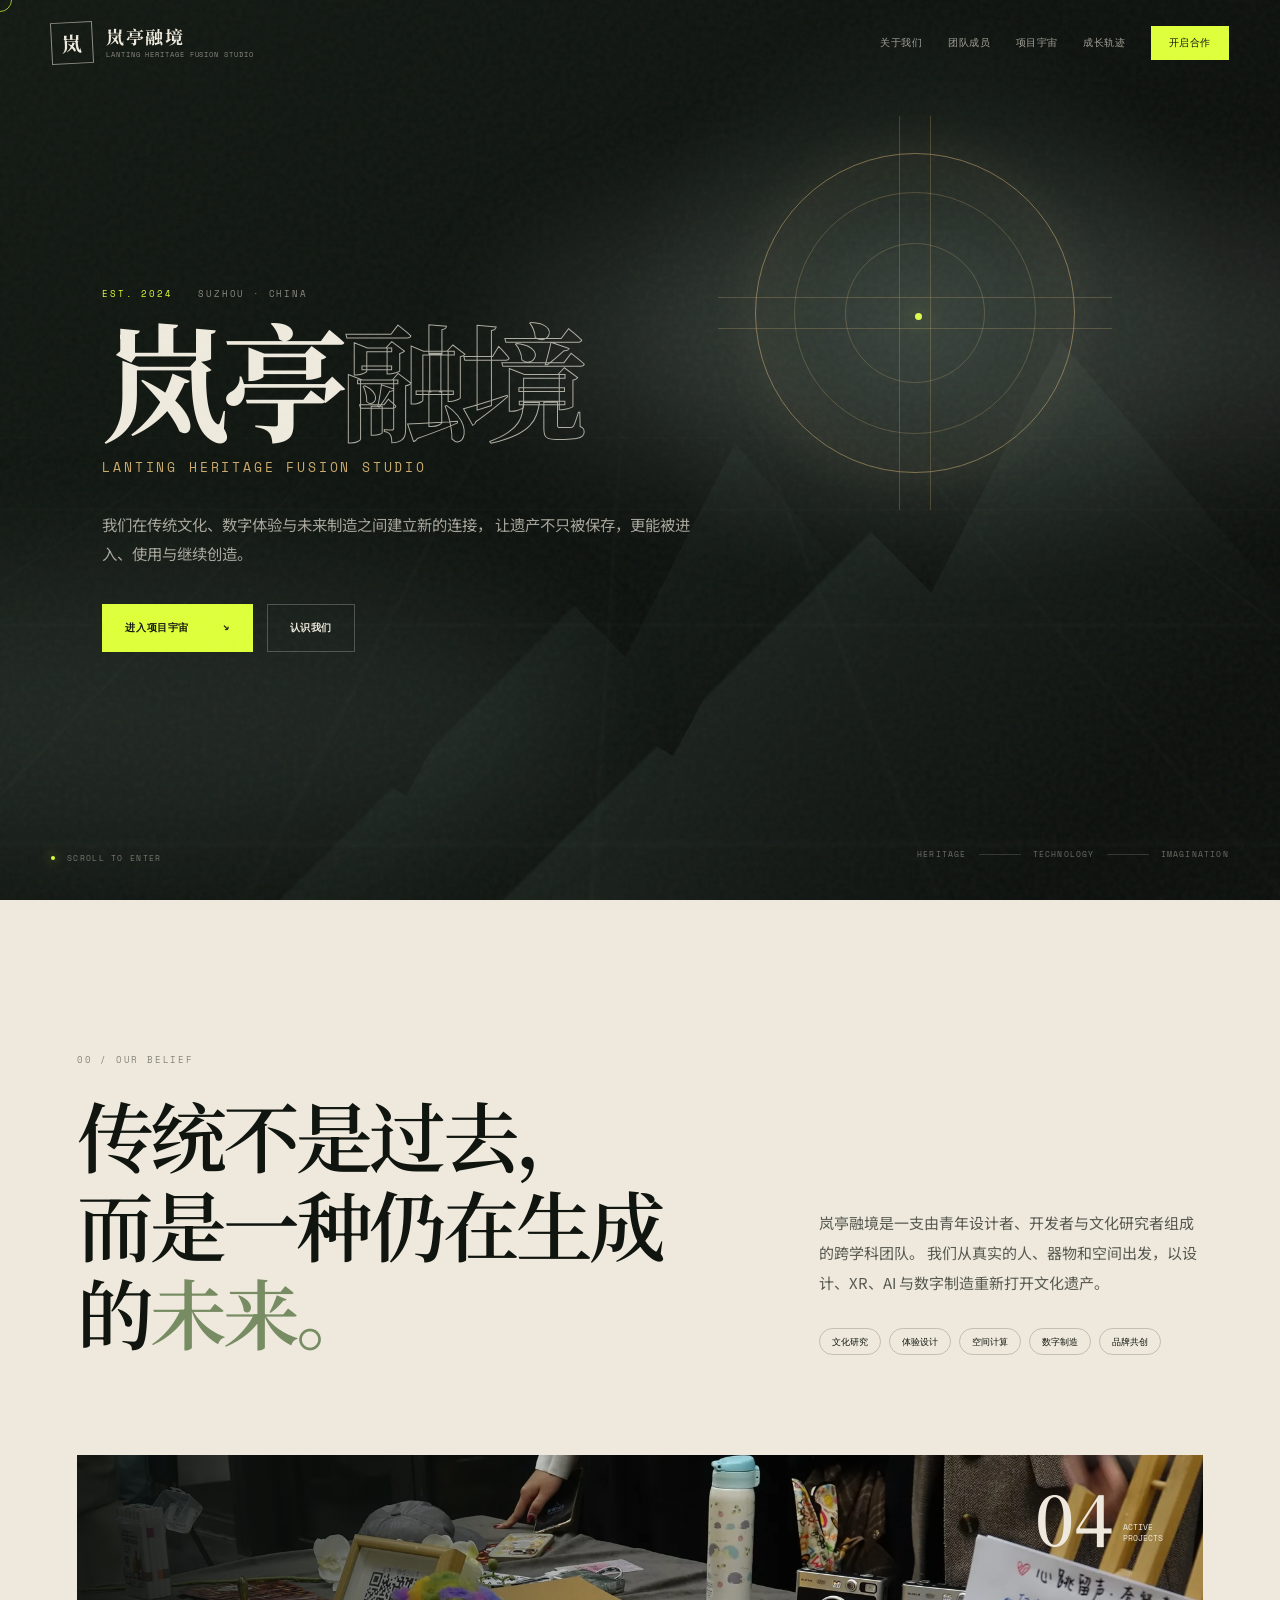
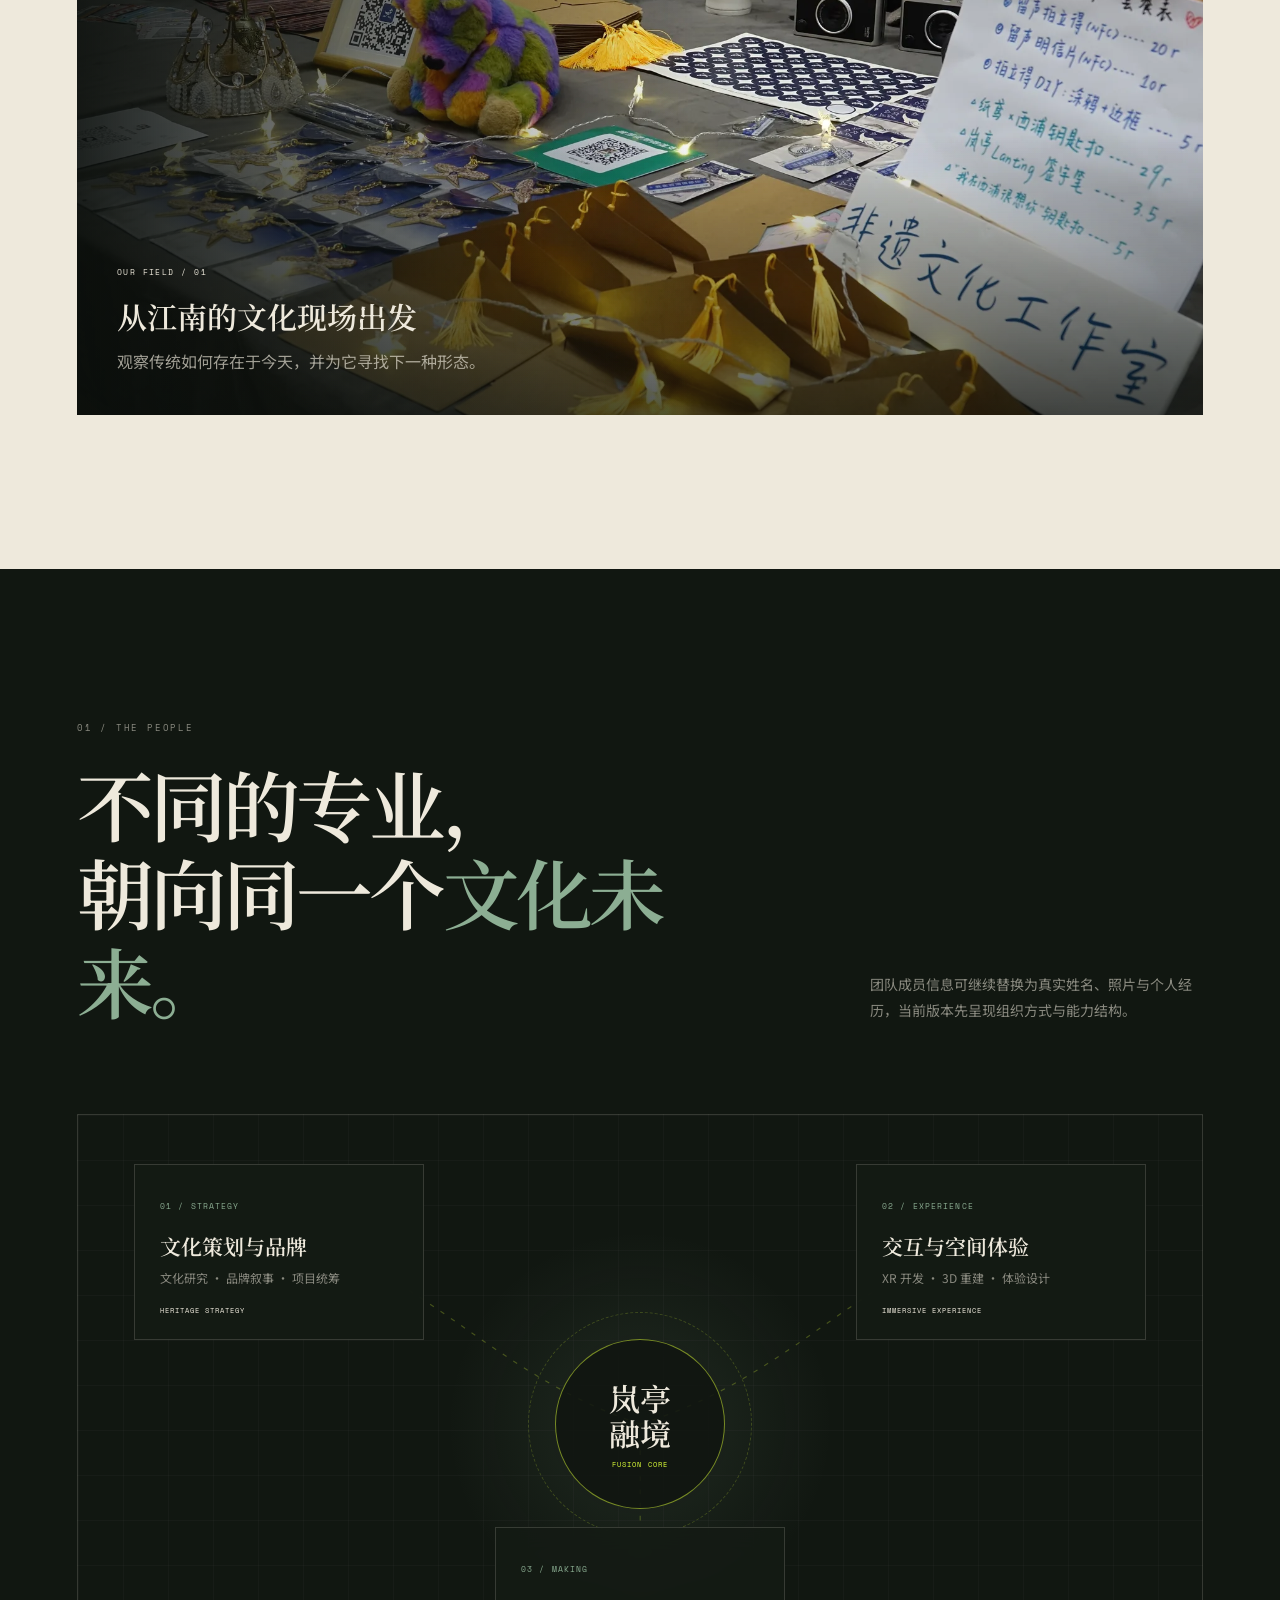
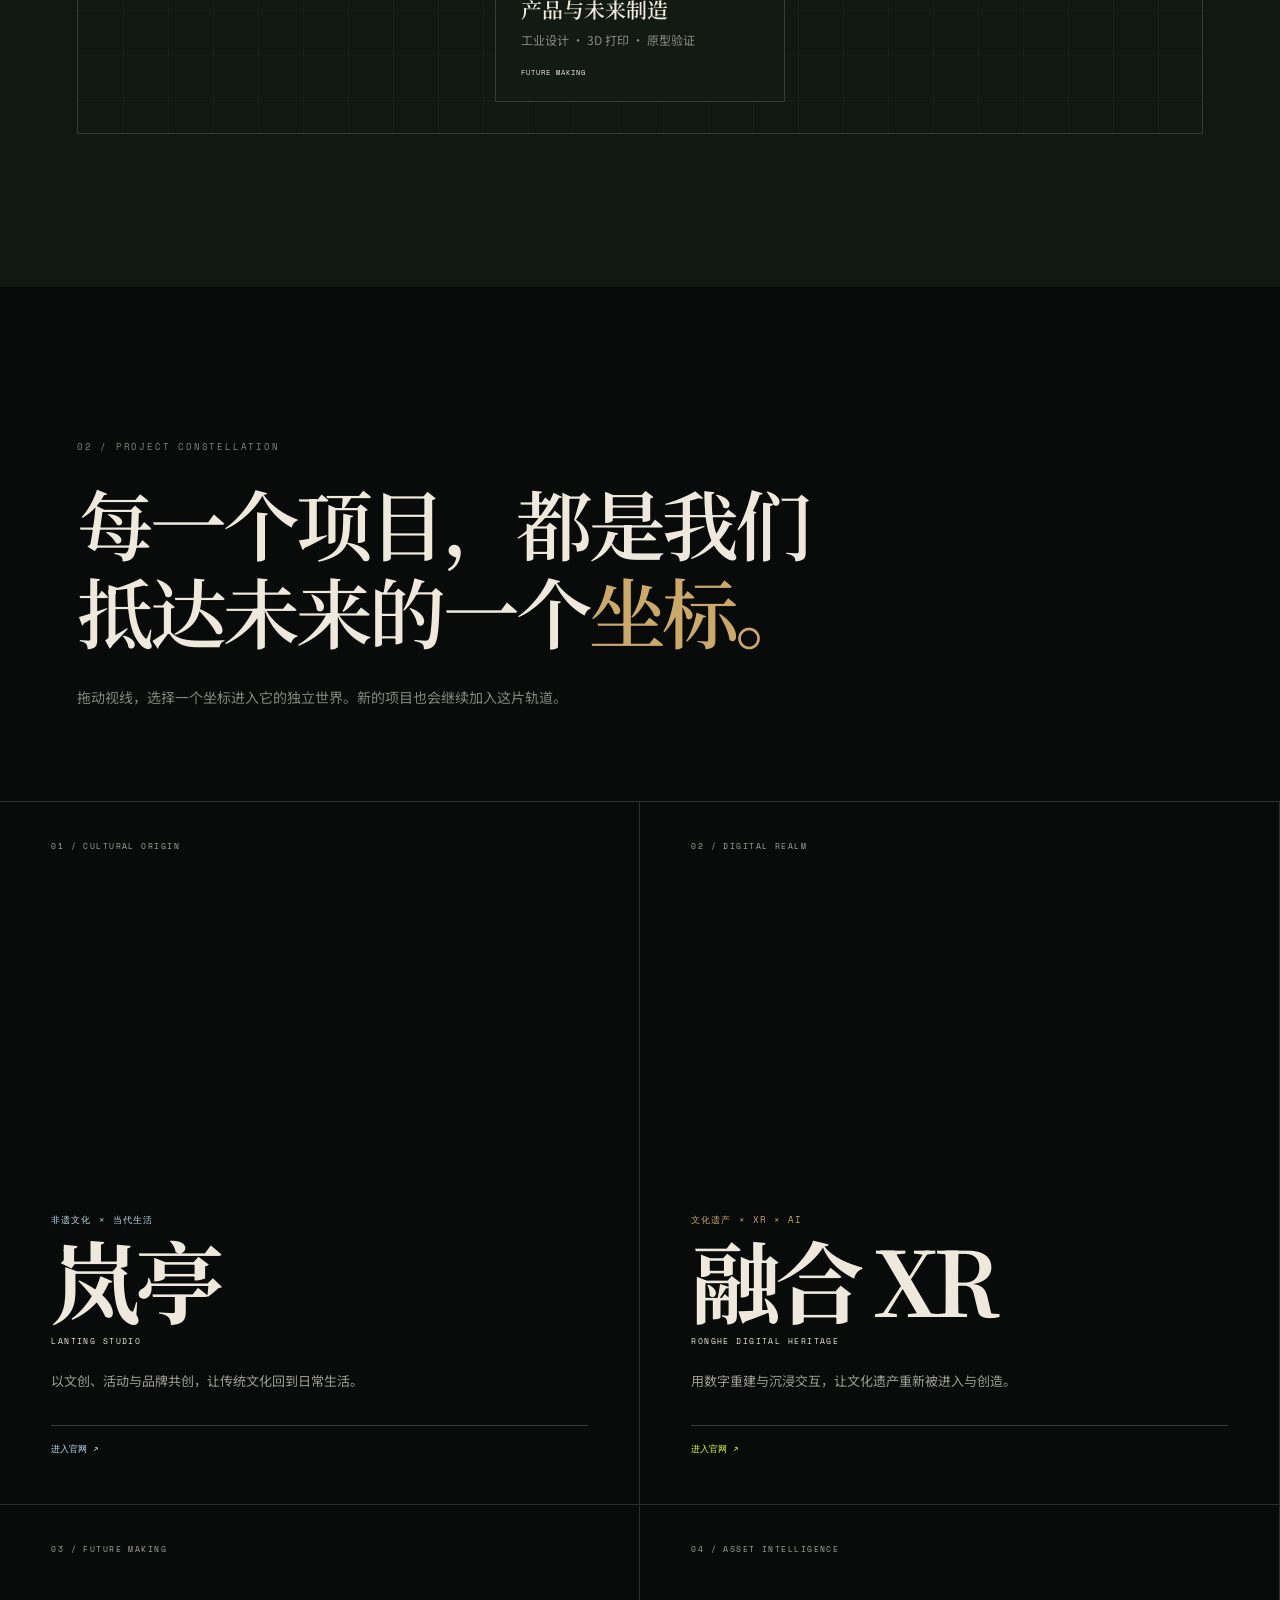
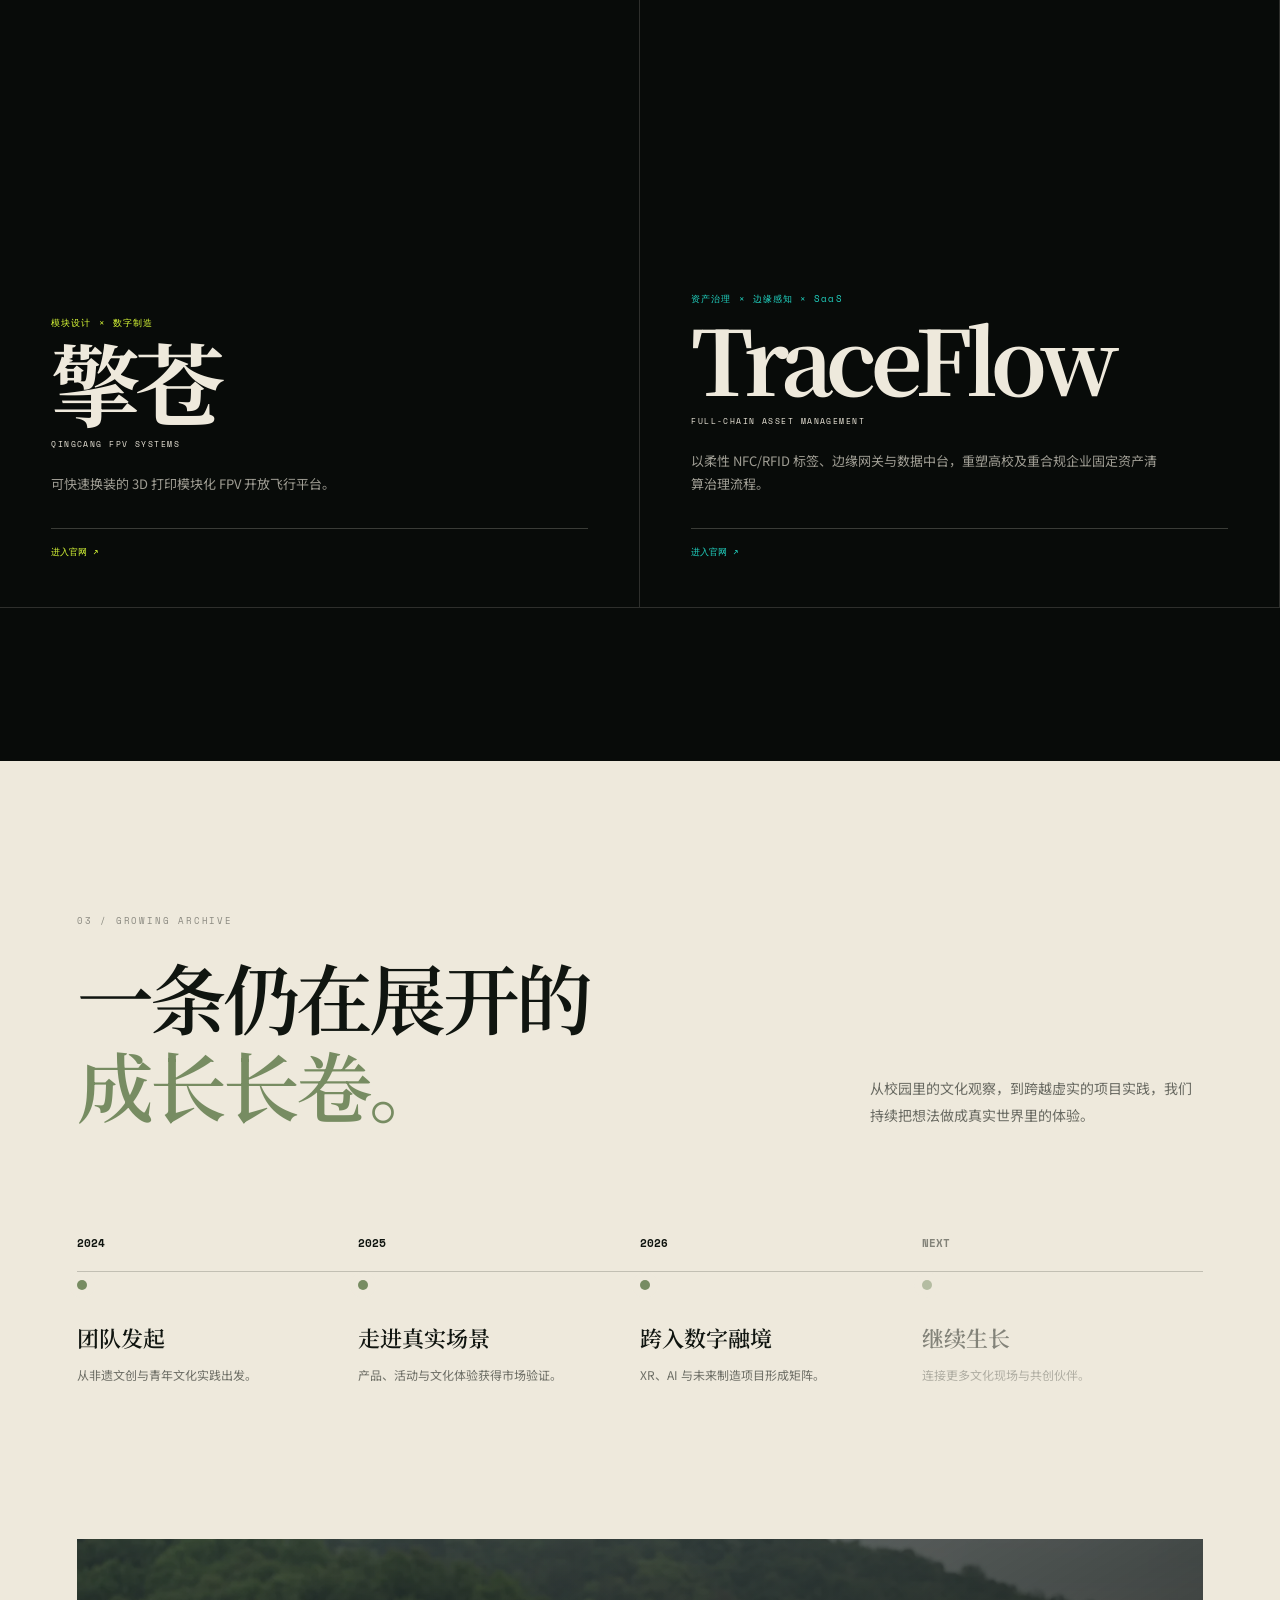
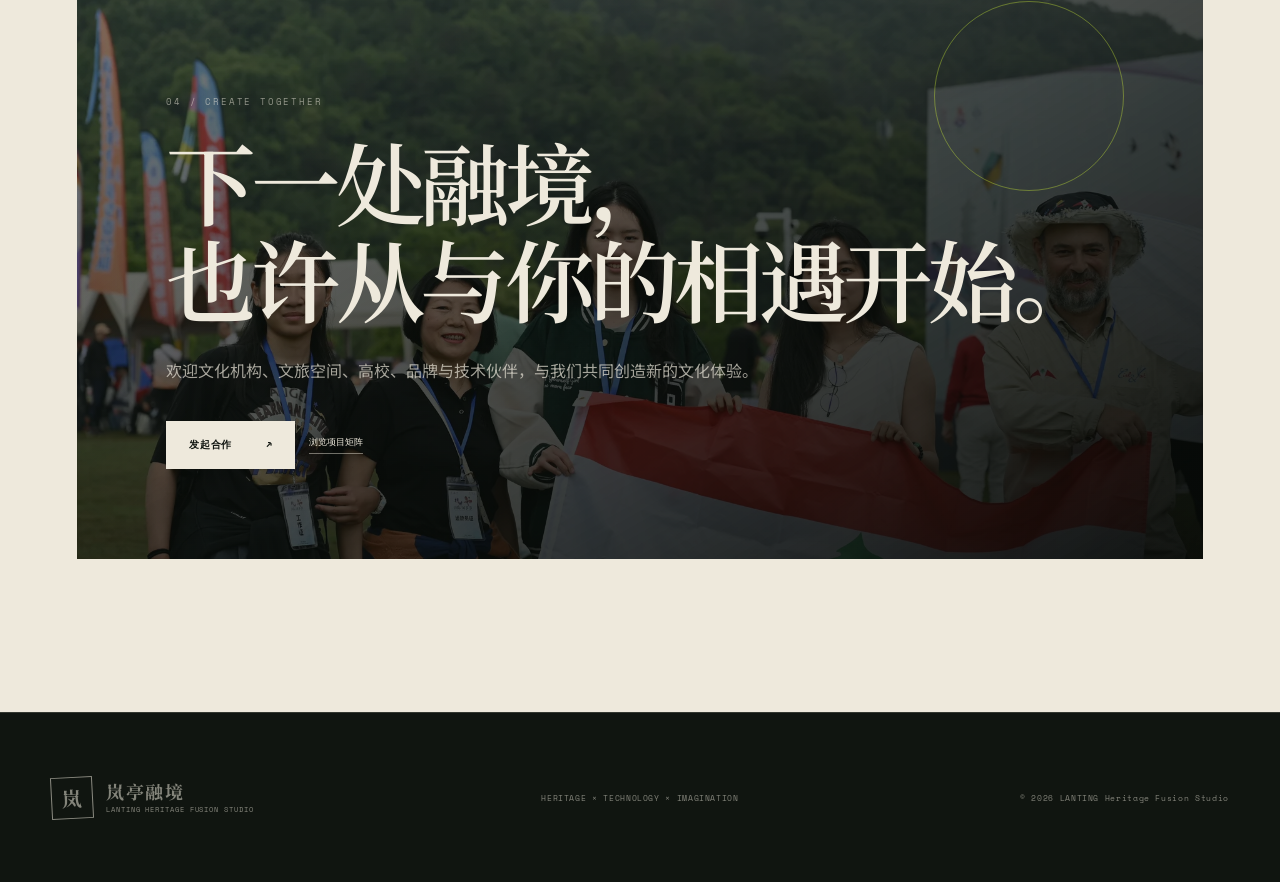
<file: index.html>
<!DOCTYPE html>
<html lang="zh-CN">
<head>
  <meta charset="UTF-8" />
  <meta name="viewport" content="width=device-width, initial-scale=1.0" />
  <meta http-equiv="refresh" content="0; url=studio/" />
  <title>岚亭融境｜LANTING Heritage Fusion Studio</title>
  <link rel="canonical" href="studio/" />
  <script>location.replace('studio/' + location.search + location.hash);</script>
</head>
<body>
  <p>正在进入 <a href="studio/">岚亭融境总官网</a>…</p>
</body>
</html>
</file>
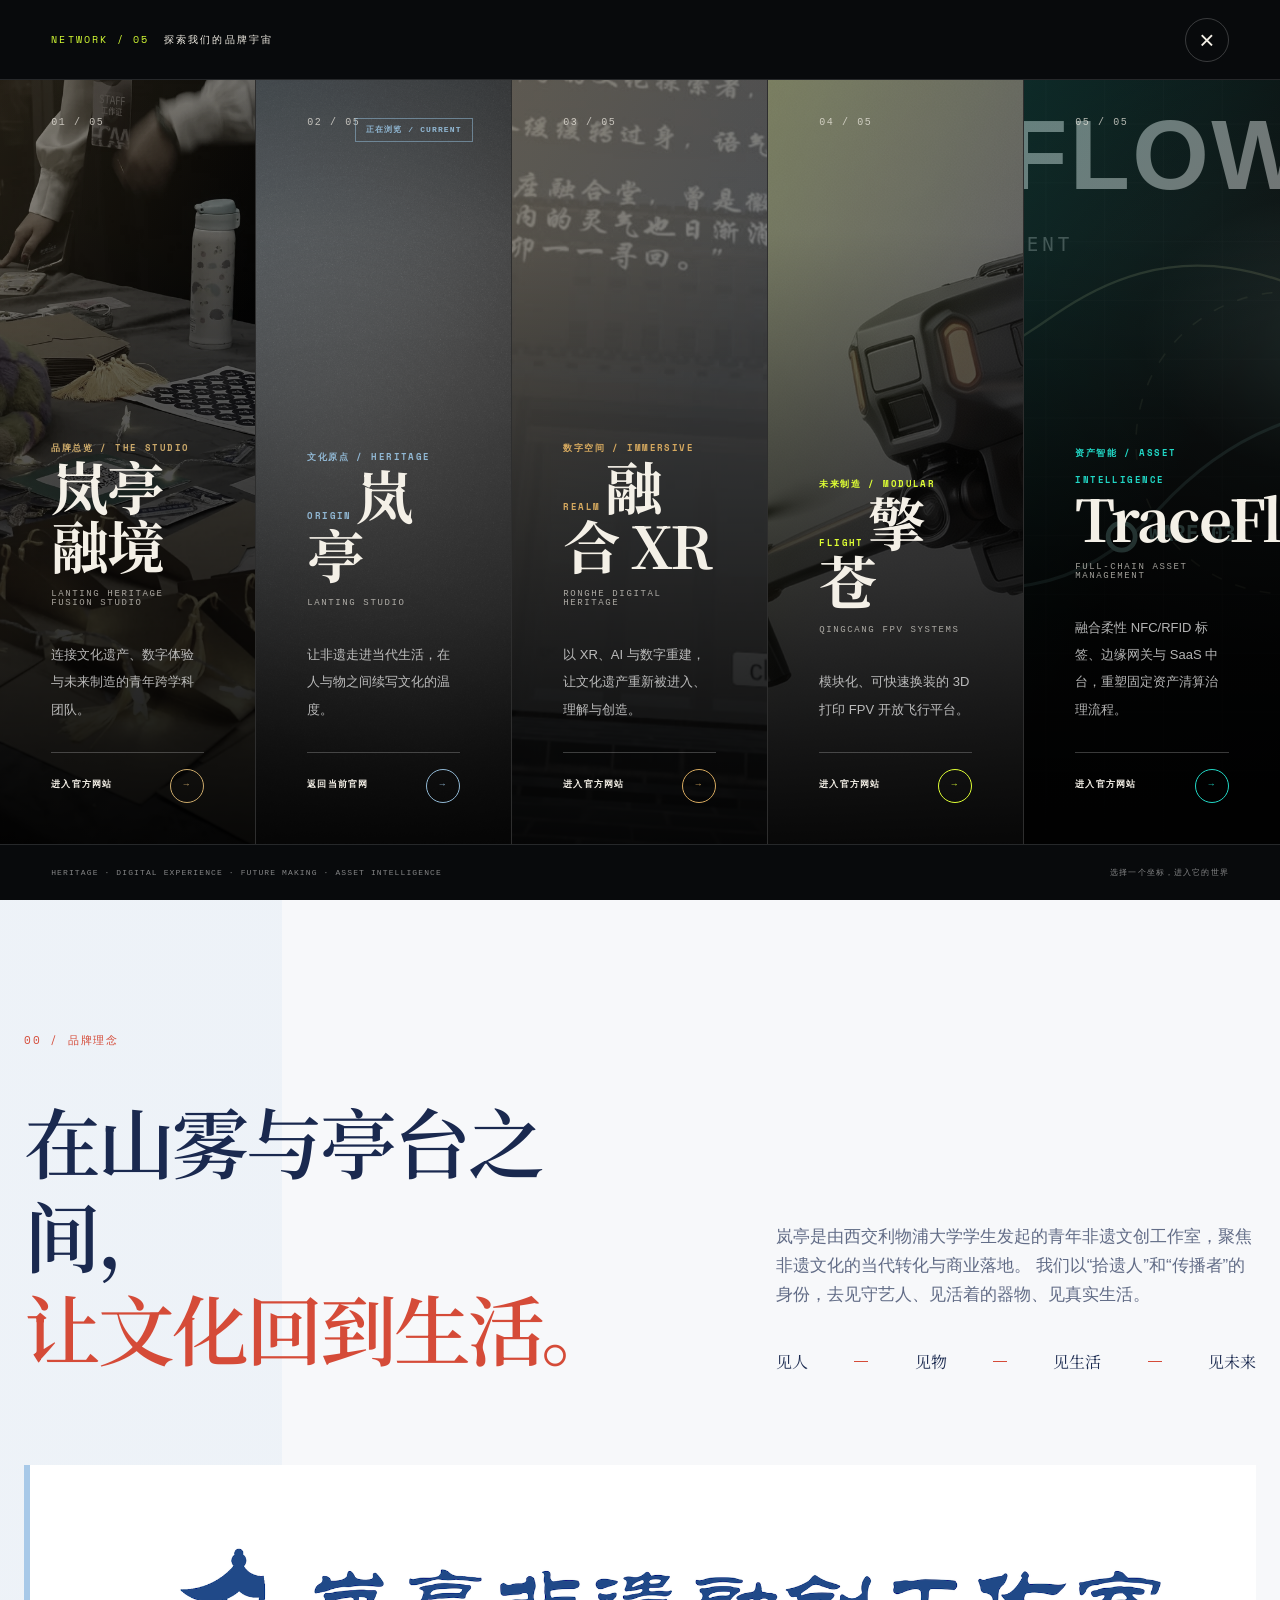
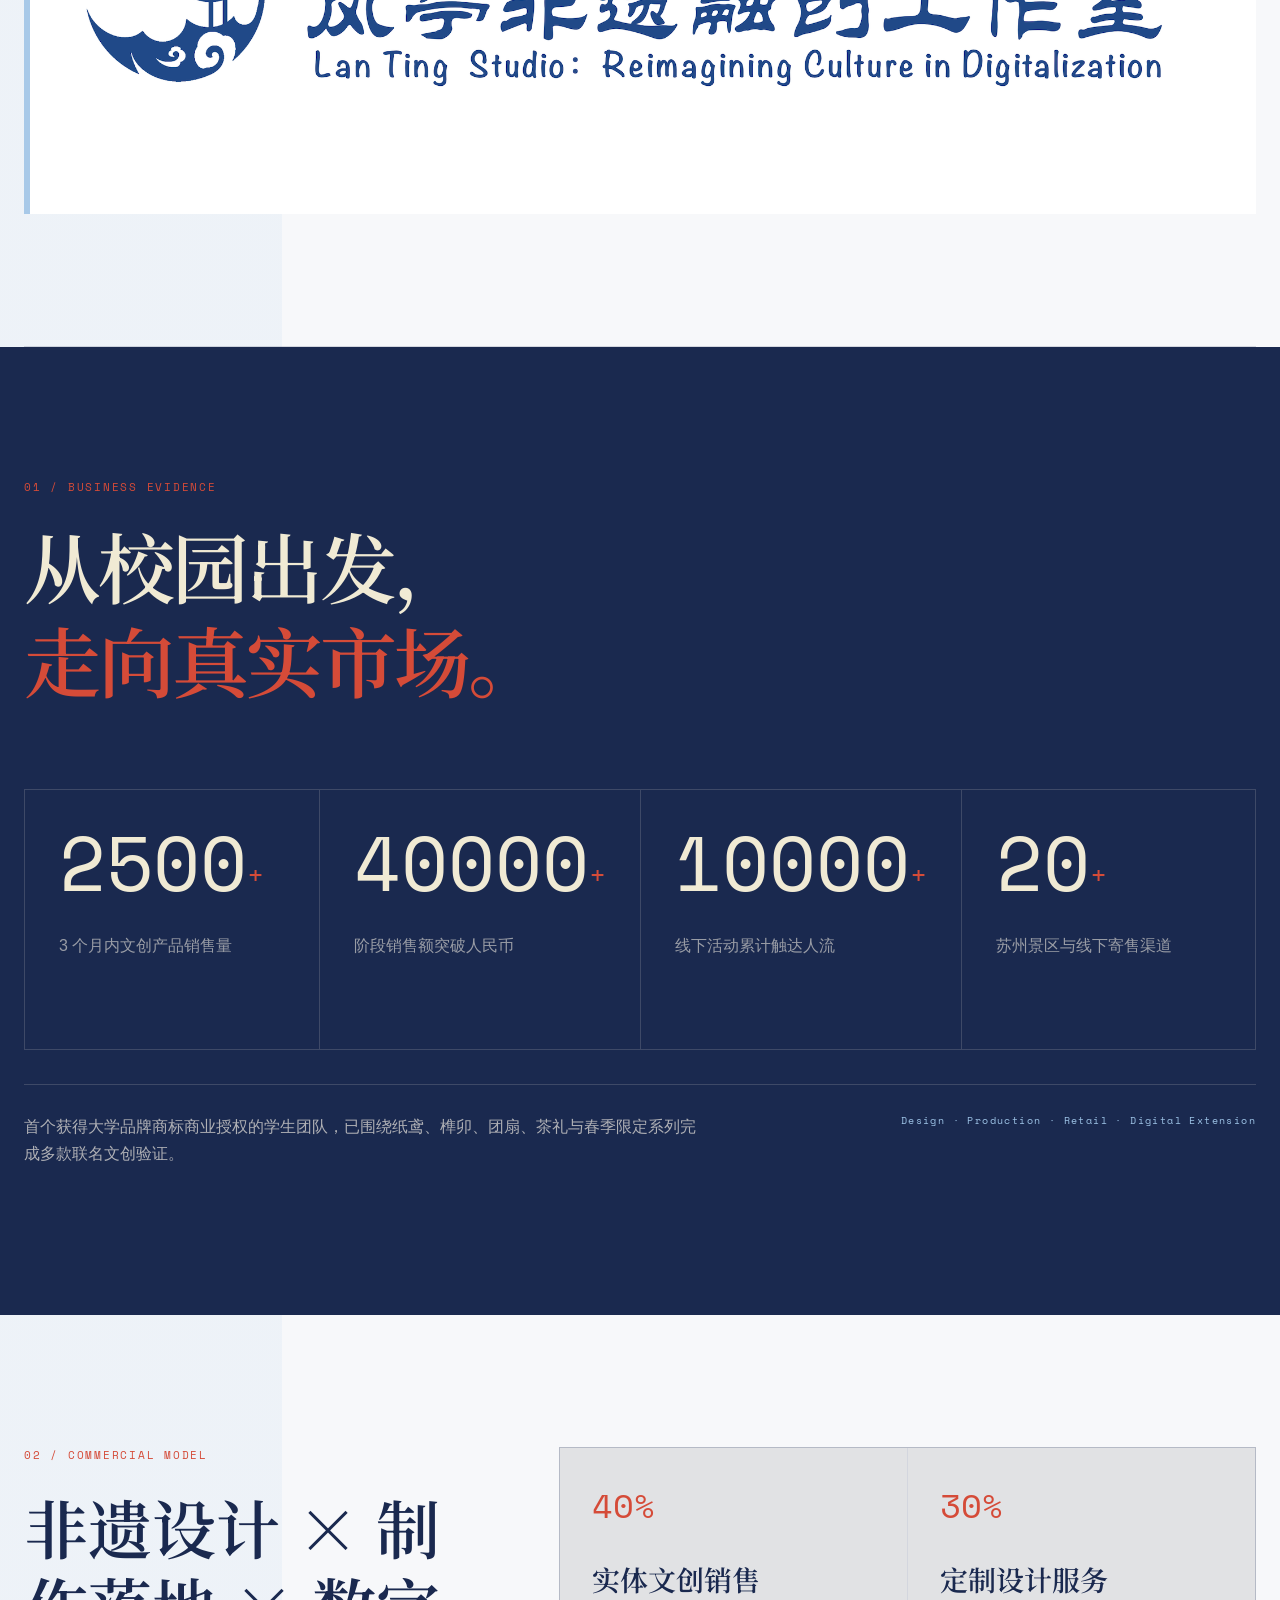
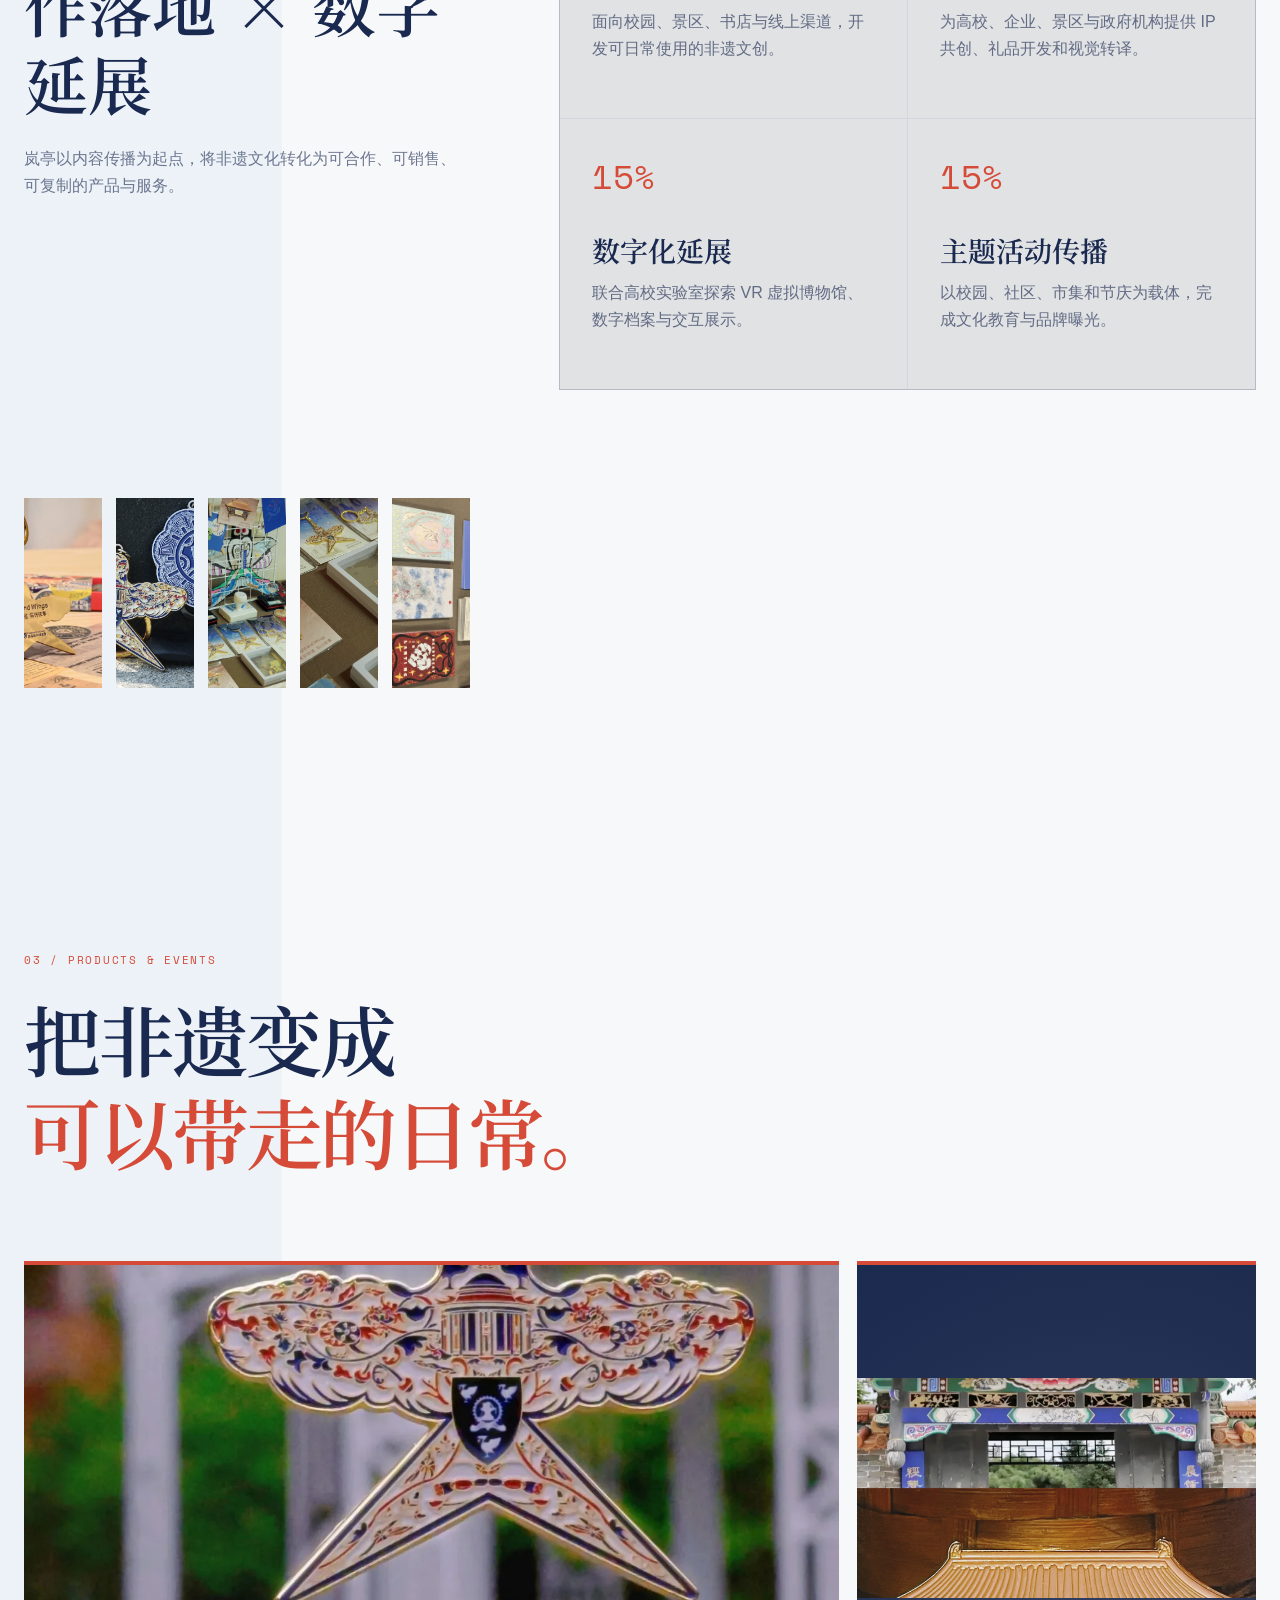
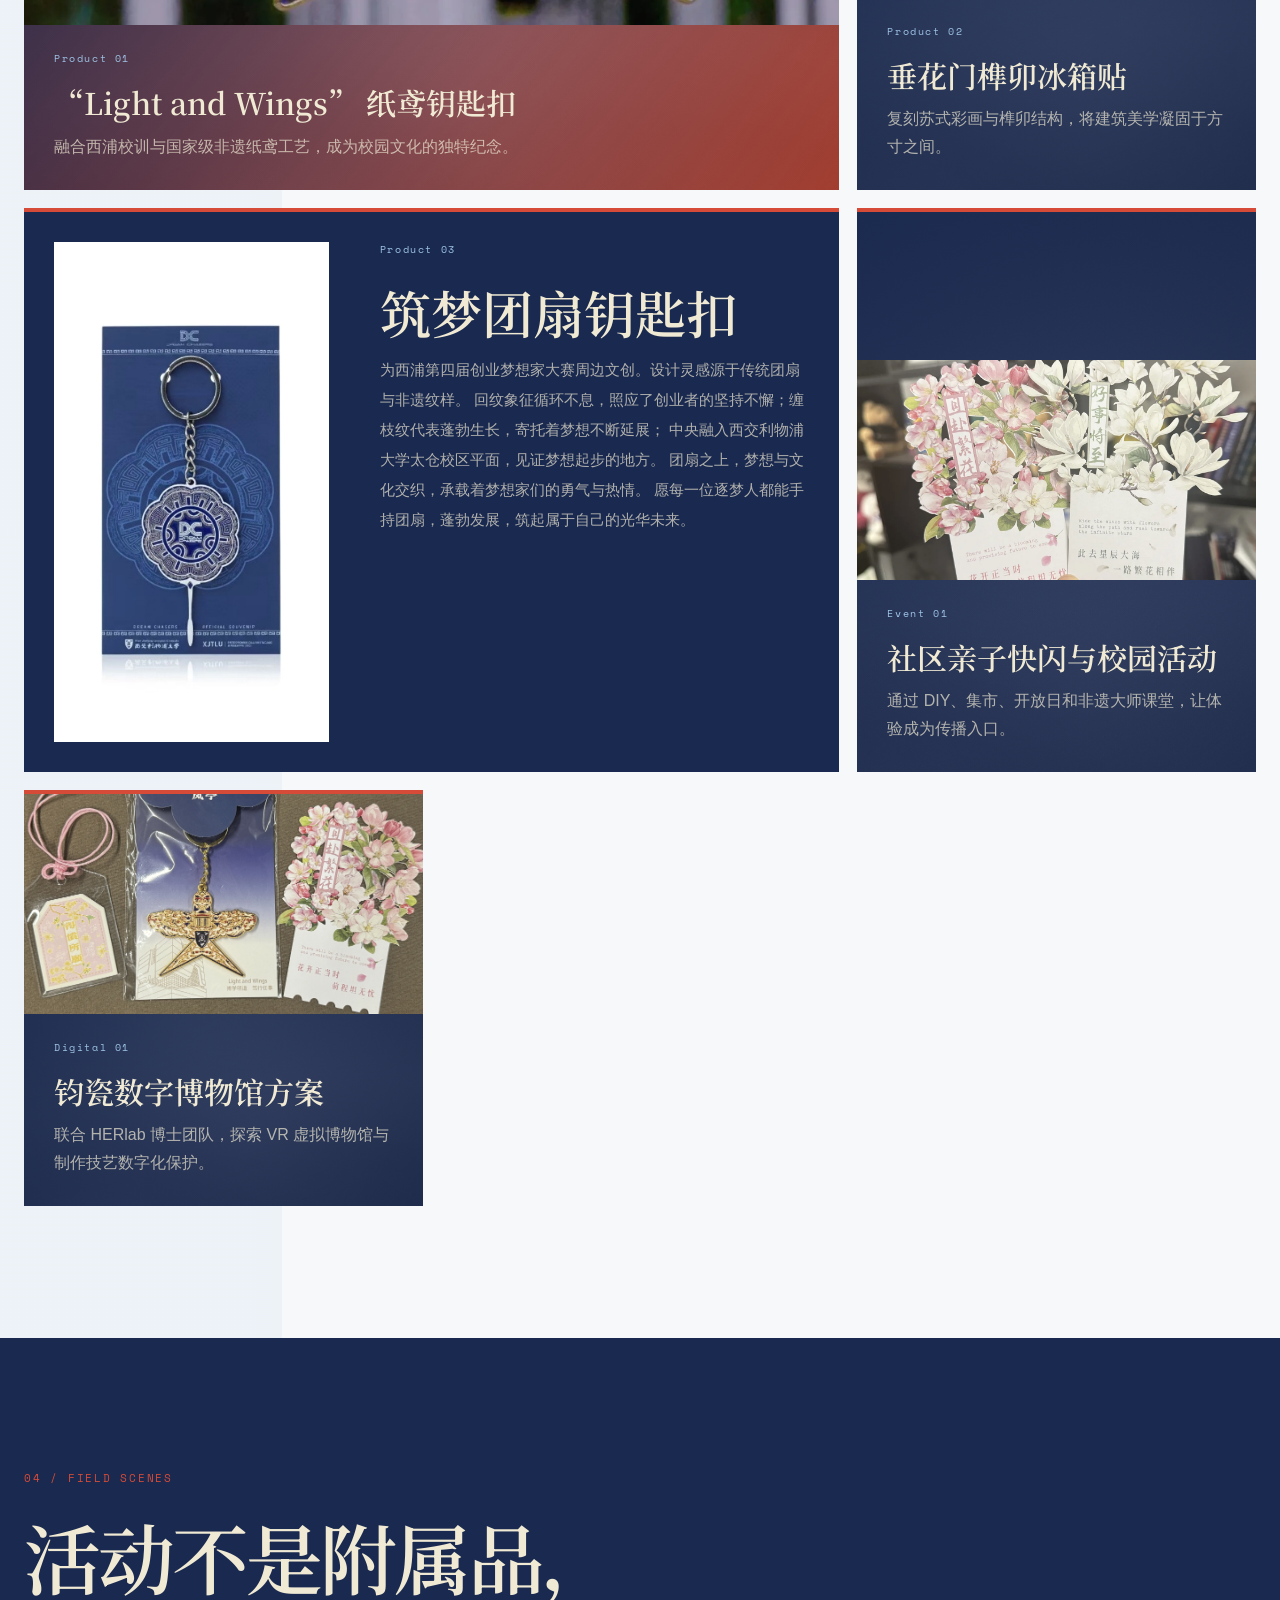
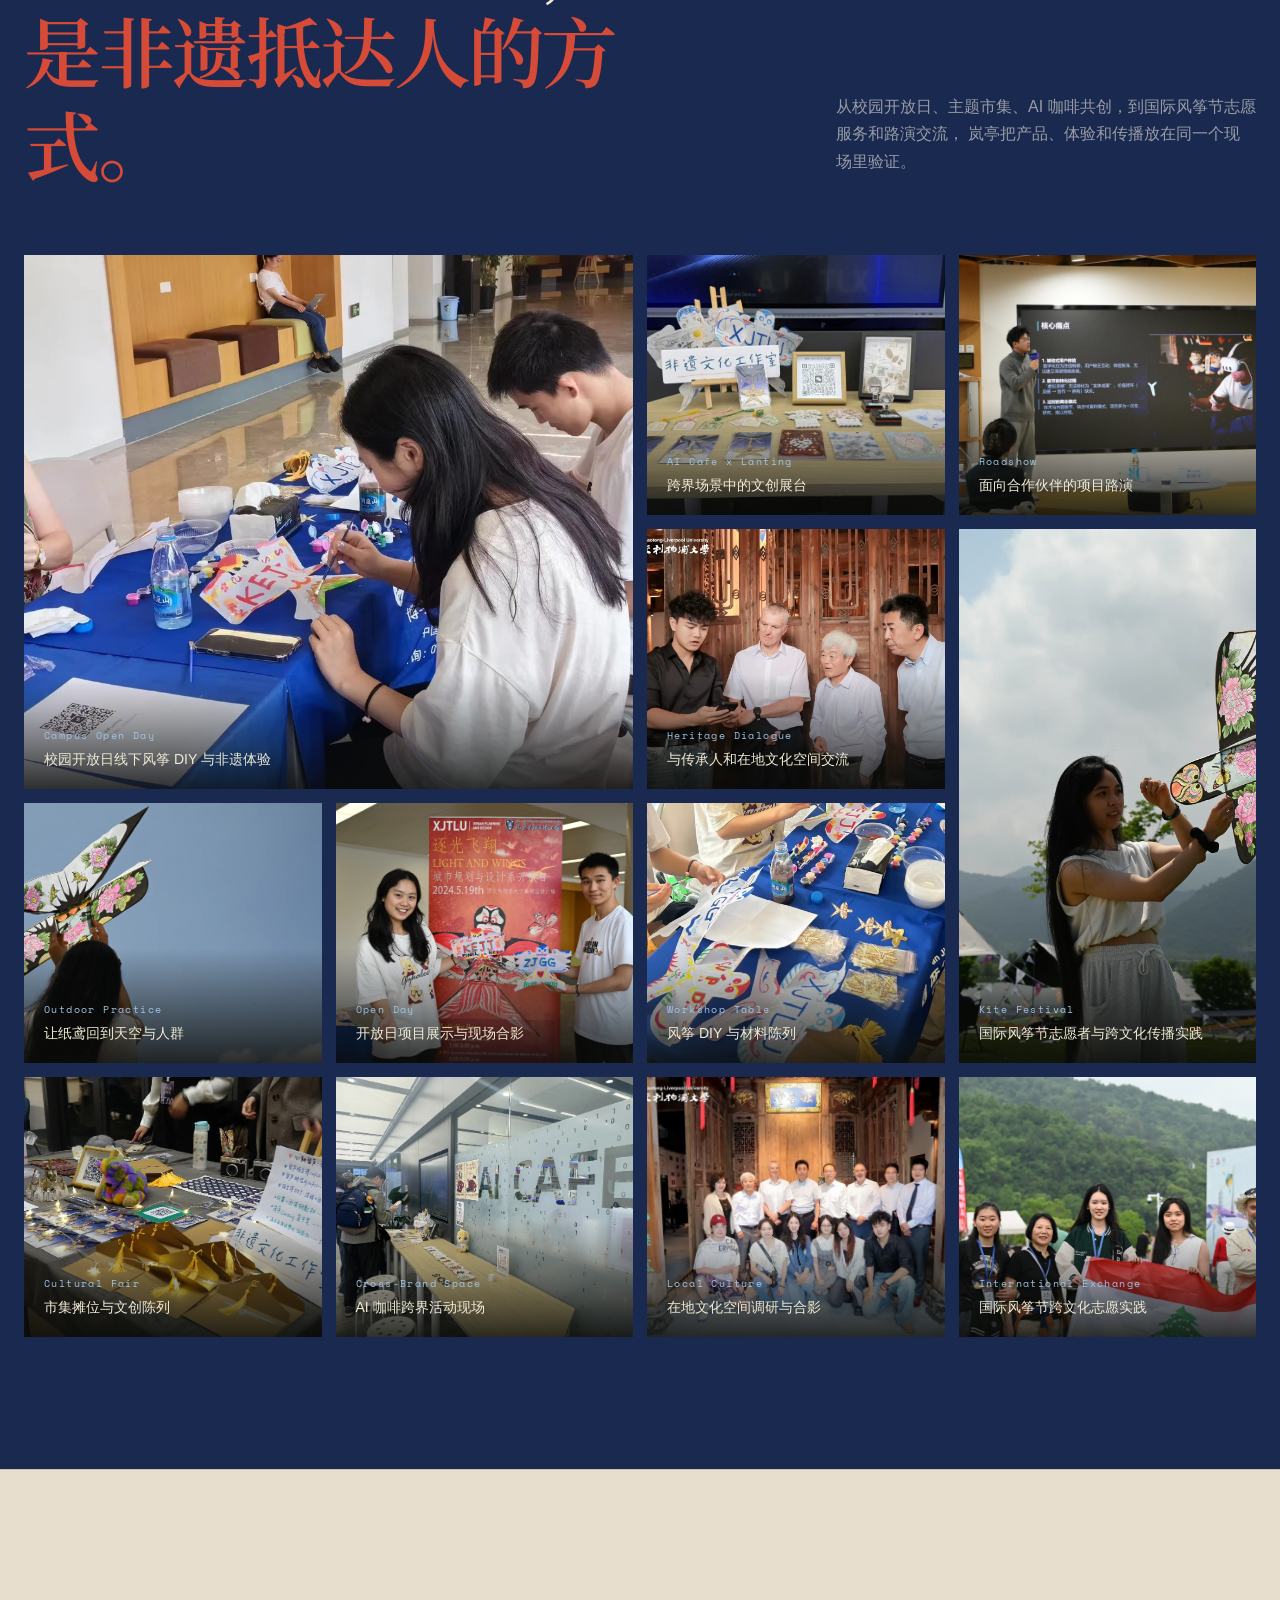
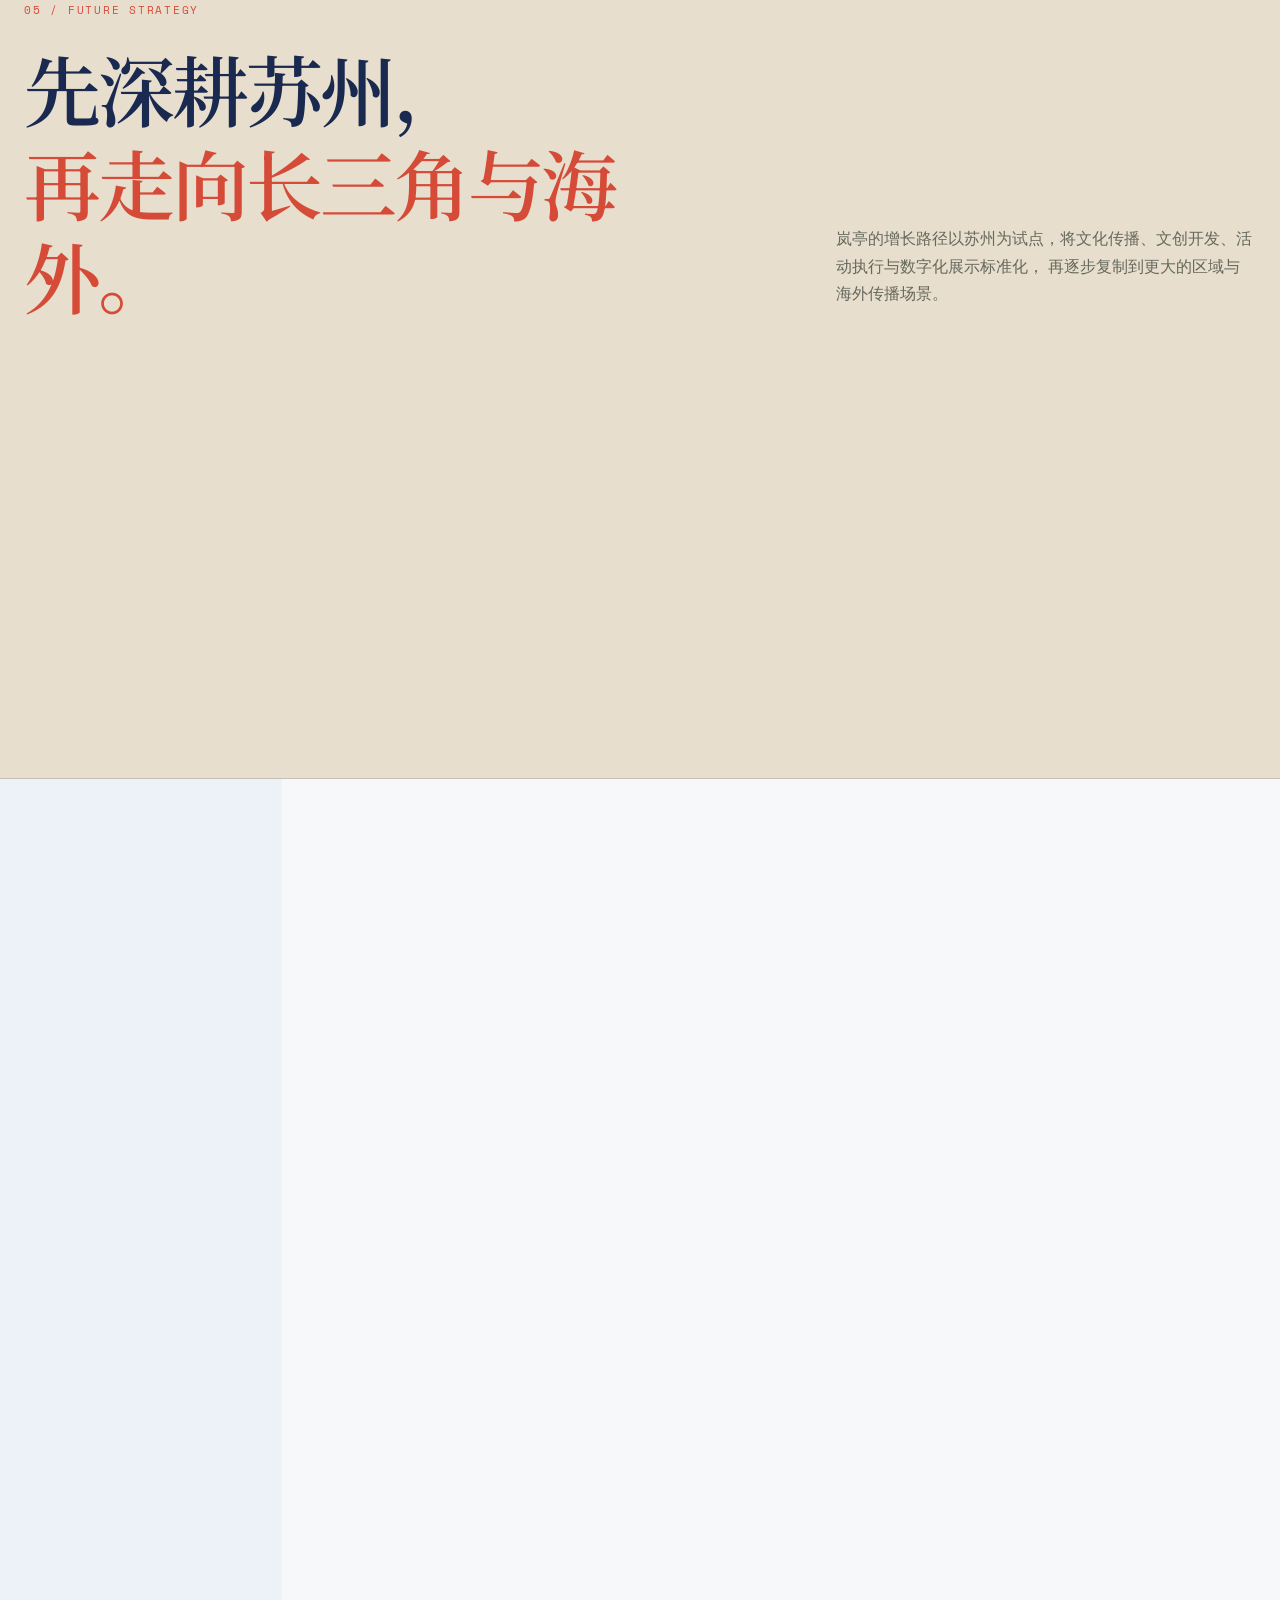
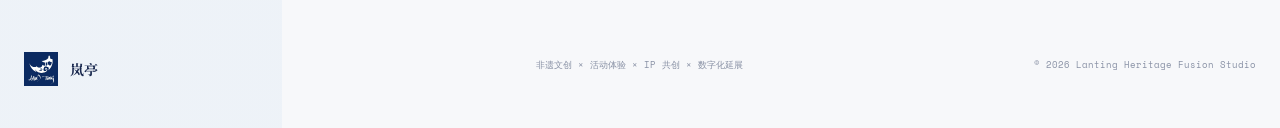
<file: lanting/index.html>
<!DOCTYPE html>
<html lang="zh-CN">
<head>
  <meta charset="UTF-8" />
  <meta name="viewport" content="width=device-width, initial-scale=1.0" />
  <meta name="description" content="岚亭：新一代青年非遗文化工作室，以设计、文创、活动体验与数字化延展，让非遗进入当代生活。" />
  <meta name="theme-color" content="#1a294f" />
  <title>岚亭｜新一代青年非遗文化工作室</title>
  <link rel="icon" type="image/jpeg" href="assets/logo-square.jpg" />
  <link rel="stylesheet" href="style.css" />
  <link rel="stylesheet" href="../shared/brand-switcher.css?v=20260626-1" />
</head>
<body class="lanting-site">
  <div class="grain" aria-hidden="true"></div>

  <header class="site-header lanting-header" id="top">
    <a class="brand" href="#home" aria-label="岚亭首页">
      <img class="brand-logo" src="assets/logo-square.jpg" alt="" />
      <span class="brand-name">岚亭<small>LANTING STUDIO</small></span>
    </a>
    <button class="nav-toggle" aria-label="打开导航" aria-expanded="false">
      <span></span><span></span>
    </button>
    <nav class="site-nav" aria-label="主导航">
      <a href="#about">品牌理念</a>
      <a href="#business">商业成果</a>
      <a href="#services">服务模式</a>
      <a href="#works">产品与活动</a>
      <a href="#scenes">活动现场</a>
      <a href="#strategy">发展路径</a>
      <a class="nav-cta" href="#contact">合作咨询</a>
    </nav>
  </header>

  <main>
    <section class="lanting-hero" id="home">
      <div class="lanting-hero-media" aria-hidden="true">
        <img src="assets/image1.jpeg" alt="" />
      </div>
      <div class="lanting-hero-copy reveal">
        <p class="kicker"><span>01</span> THE NEW GENERATION YOUTH ICH STUDIO</p>
        <h1>岚亭</h1>
        <p class="lanting-hero-line">见人，见物，见生活</p>
        <p class="hero-intro">
          以非遗内容为基础，以现代设计为核心能力，连接文创产品、主题活动、IP 共创与数字化展示，
          让传统文化从被观看走向可使用、可参与、可传播。
        </p>
        <div class="hero-actions">
          <a class="button button-primary" href="#business">查看项目成果 <span>↘</span></a>
          <a class="button button-quiet" href="../studio/">返回岚亭融境总官网 <span>↗</span></a>
        </div>
      </div>
      <div class="lanting-hero-card reveal">
        <span>LAN TING</span>
        <strong>非遗焕新，留住民族记忆的根与魂</strong>
        <p>青年团队发起 · 苏州场景验证 · 文创与数字化双线延展</p>
      </div>
      <a class="scroll-cue" href="#about"><span></span>向下探索</a>
    </section>

    <section class="lanting-about section" id="about">
      <p class="section-index reveal">00 / 品牌理念</p>
      <div class="lanting-about-grid">
        <h2 class="reveal">在山雾与亭台之间，<br /><em>让文化回到生活。</em></h2>
        <div class="manifesto-copy reveal">
          <p>
            岚亭是由西交利物浦大学学生发起的青年非遗文创工作室，聚焦非遗文化的当代转化与商业落地。
            我们以“拾遗人”和“传播者”的身份，去见守艺人、见活着的器物、见真实生活。
          </p>
          <div class="principles">
            <span>见人</span><i></i><span>见物</span><i></i><span>见生活</span><i></i><span>见未来</span>
          </div>
        </div>
      </div>
      <div class="lanting-brand-signature reveal">
        <img src="assets/logo-horizontal.png" alt="岚亭非遗融创工作室，Lan Ting Studio: Reimagining Culture in Digitalization" loading="lazy" />
      </div>
    </section>

    <section class="lanting-business section" id="business">
      <div class="section-title reveal">
        <p class="section-index">01 / BUSINESS EVIDENCE</p>
        <h2>从校园出发，<br /><em>走向真实市场。</em></h2>
      </div>
      <div class="lanting-metrics reveal">
        <article>
          <strong data-count="2500">0</strong><sup>+</sup>
          <p>3 个月内文创产品销售量</p>
        </article>
        <article>
          <strong data-count="40000">0</strong><sup>+</sup>
          <p>阶段销售额突破人民币</p>
        </article>
        <article>
          <strong data-count="10000">0</strong><sup>+</sup>
          <p>线下活动累计触达人流</p>
        </article>
        <article>
          <strong data-count="20">0</strong><sup>+</sup>
          <p>苏州景区与线下寄售渠道</p>
        </article>
      </div>
      <div class="lanting-proof reveal">
        <p>首个获得大学品牌商标商业授权的学生团队，已围绕纸鸢、榫卯、团扇、茶礼与春季限定系列完成多款联名文创验证。</p>
        <span>Design · Production · Retail · Digital Extension</span>
      </div>
    </section>

    <section class="lanting-services section" id="services">
      <div class="application-intro reveal">
        <p class="section-index">02 / COMMERCIAL MODEL</p>
        <h2>非遗设计 × 制作落地 × 数字延展</h2>
        <p>岚亭以内容传播为起点，将非遗文化转化为可合作、可销售、可复制的产品与服务。</p>
      </div>
      <div class="lanting-model reveal">
        <article>
          <span>40%</span>
          <h3>实体文创销售</h3>
          <p>面向校园、景区、书店与线上渠道，开发可日常使用的非遗文创。</p>
        </article>
        <article>
          <span>30%</span>
          <h3>定制设计服务</h3>
          <p>为高校、企业、景区与政府机构提供 IP 共创、礼品开发和视觉转译。</p>
        </article>
        <article>
          <span>15%</span>
          <h3>数字化延展</h3>
          <p>联合高校实验室探索 VR 虚拟博物馆、数字档案与交互展示。</p>
        </article>
        <article>
          <span>15%</span>
          <h3>主题活动传播</h3>
          <p>以校园、社区、市集和节庆为载体，完成文化教育与品牌曝光。</p>
        </article>
      </div>
      <div class="product-strip reveal" aria-label="更多岚亭产品实拍">
        <img src="assets/gallery/product-02.webp" alt="纸鸢钥匙扣包装实拍" loading="lazy" />
        <img src="assets/gallery/product-05.webp" alt="纸鸢与团扇钥匙扣组合实拍" loading="lazy" />
        <img src="assets/gallery/product-06.webp" alt="岚亭工作室产品陈列" loading="lazy" />
        <img src="assets/gallery/product-07.webp" alt="岚亭产品线下展陈" loading="lazy" />
        <img src="assets/gallery/product-09.webp" alt="岚亭系列文创产品展示" loading="lazy" />
      </div>
    </section>

    <section class="lanting-works section" id="works">
      <div class="section-title reveal">
        <p class="section-index">03 / PRODUCTS & EVENTS</p>
        <h2>把非遗变成<br /><em>可以带走的日常。</em></h2>
      </div>
      <div class="lanting-work-grid reveal">
        <article class="work-card featured-work">
          <img src="assets/gallery/product-01.webp" alt="岚亭纸鸢钥匙扣产品细节" loading="lazy" />
          <span>Product 01</span>
          <h3>“Light and Wings” 纸鸢钥匙扣</h3>
          <p>融合西浦校训与国家级非遗纸鸢工艺，成为校园文化的独特纪念。</p>
        </article>
        <article class="work-card">
          <img src="assets/gallery/product-03.webp" alt="垂花门榫卯冰箱贴产品包装" loading="lazy" />
          <span>Product 02</span>
          <h3>垂花门榫卯冰箱贴</h3>
          <p>复刻苏式彩画与榫卯结构，将建筑美学凝固于方寸之间。</p>
        </article>
        <article class="work-card dream-work">
          <img src="assets/gallery/dream-fan-keychain.jpeg" alt="筑梦团扇钥匙扣蓝色包装展示" loading="lazy" />
          <span>Product 03</span>
          <h3>筑梦团扇钥匙扣</h3>
          <p>
            为西浦第四届创业梦想家大赛周边文创。设计灵感源于传统团扇与非遗纹样。
            回纹象征循环不息，照应了创业者的坚持不懈；缠枝纹代表蓬勃生长，寄托着梦想不断延展；
            中央融入西交利物浦大学太仓校区平面，见证梦想起步的地方。
            团扇之上，梦想与文化交织，承载着梦想家们的勇气与热情。
            愿每一位逐梦人都能手持团扇，蓬勃发展，筑起属于自己的光华未来。
          </p>
        </article>
        <article class="work-card">
          <img src="assets/gallery/product-08.webp" alt="岚亭花开春季限定系列文创" loading="lazy" />
          <span>Event 01</span>
          <h3>社区亲子快闪与校园活动</h3>
          <p>通过 DIY、集市、开放日和非遗大师课堂，让体验成为传播入口。</p>
        </article>
        <article class="work-card">
          <img src="assets/gallery/product-10.webp" alt="纸鸢钥匙扣与花开岚亭产品组合" loading="lazy" />
          <span>Digital 01</span>
          <h3>钧瓷数字博物馆方案</h3>
          <p>联合 HERlab 博士团队，探索 VR 虚拟博物馆与制作技艺数字化保护。</p>
        </article>
      </div>
    </section>

    <section class="lanting-scenes section" id="scenes">
      <div class="structure-heading reveal">
        <div>
          <p class="section-index">04 / FIELD SCENES</p>
          <h2>活动不是附属品，<br /><em>是非遗抵达人的方式。</em></h2>
        </div>
        <p>
          从校园开放日、主题市集、AI 咖啡共创，到国际风筝节志愿服务和路演交流，
          岚亭把产品、体验和传播放在同一个现场里验证。
        </p>
      </div>
      <div class="scene-gallery reveal">
        <figure class="scene-large">
          <img src="assets/gallery/event-02.webp" alt="校园开放日非遗体验活动现场" loading="lazy" />
          <figcaption><span>Campus Open Day</span>校园开放日线下风筝 DIY 与非遗体验</figcaption>
        </figure>
        <figure>
          <img src="assets/gallery/event-05.webp" alt="AI 咖啡与岚亭文创展台" loading="lazy" />
          <figcaption><span>AI Cafe x Lanting</span>跨界场景中的文创展台</figcaption>
        </figure>
        <figure>
          <img src="assets/gallery/event-07.webp" alt="岚亭项目路演分享现场" loading="lazy" />
          <figcaption><span>Roadshow</span>面向合作伙伴的项目路演</figcaption>
        </figure>
        <figure>
          <img src="assets/gallery/event-08.webp" alt="岚亭团队与传承人交流现场" loading="lazy" />
          <figcaption><span>Heritage Dialogue</span>与传承人和在地文化空间交流</figcaption>
        </figure>
        <figure class="scene-tall">
          <img src="assets/gallery/event-11.webp" alt="国际风筝节志愿者展示风筝" loading="lazy" />
          <figcaption><span>Kite Festival</span>国际风筝节志愿者与跨文化传播实践</figcaption>
        </figure>
        <figure>
          <img src="assets/gallery/event-12.webp" alt="岚亭风筝户外展示" loading="lazy" />
          <figcaption><span>Outdoor Practice</span>让纸鸢回到天空与人群</figcaption>
        </figure>
        <figure>
          <img src="assets/gallery/event-01.webp" alt="设计学院开放日合影现场" loading="lazy" />
          <figcaption><span>Open Day</span>开放日项目展示与现场合影</figcaption>
        </figure>
        <figure>
          <img src="assets/gallery/event-03.webp" alt="风筝 DIY 材料桌" loading="lazy" />
          <figcaption><span>Workshop Table</span>风筝 DIY 与材料陈列</figcaption>
        </figure>
        <figure>
          <img src="assets/gallery/event-04.webp" alt="岚亭市集展台灯光陈列" loading="lazy" />
          <figcaption><span>Cultural Fair</span>市集摊位与文创陈列</figcaption>
        </figure>
        <figure>
          <img src="assets/gallery/event-06.webp" alt="AI 咖啡跨界活动空间" loading="lazy" />
          <figcaption><span>Cross-Brand Space</span>AI 咖啡跨界活动现场</figcaption>
        </figure>
        <figure>
          <img src="assets/gallery/event-09.webp" alt="岚亭团队在文化空间合影" loading="lazy" />
          <figcaption><span>Local Culture</span>在地文化空间调研与合影</figcaption>
        </figure>
        <figure>
          <img src="assets/gallery/event-10.webp" alt="国际风筝节志愿者团队" loading="lazy" />
          <figcaption><span>International Exchange</span>国际风筝节跨文化志愿实践</figcaption>
        </figure>
      </div>
    </section>

    <section class="lanting-strategy section" id="strategy">
      <div class="structure-heading reveal">
        <div>
          <p class="section-index">05 / FUTURE STRATEGY</p>
          <h2>先深耕苏州，<br /><em>再走向长三角与海外。</em></h2>
        </div>
        <p>
          岚亭的增长路径以苏州为试点，将文化传播、文创开发、活动执行与数字化展示标准化，
          再逐步复制到更大的区域与海外传播场景。
        </p>
      </div>
      <div class="lanting-timeline reveal">
        <article>
          <span>2025-2027</span>
          <h3>苏州市场验证</h3>
          <p>深耕校园、社区、景区与本地文化品牌，验证产品和活动模式。</p>
        </article>
        <article>
          <span>2027-2030</span>
          <h3>长三角复制</h3>
          <p>将文化传播路径标准化，扩大联名产品、活动与渠道合作。</p>
        </article>
        <article>
          <span>2030+</span>
          <h3>数字化非遗出海</h3>
          <p>搭建海外独立站与社媒矩阵，推动非遗文创与数字体验走出去。</p>
        </article>
      </div>
    </section>

    <section class="contact section" id="contact">
      <div class="contact-card lanting-contact reveal">
        <p class="section-index">05 / LET'S CO-CREATE</p>
        <h2>让下一件文化作品，<br />从岚亭开始。</h2>
        <p>欢迎景区、政府文旅、高校、企业品牌与非遗传承人共同开发文创、活动与数字化展示项目。</p>
        <div class="contact-actions">
          <a class="button button-light" href="https://outlook.office.com/mail/deeplink/compose?to=hello@lantingstudio.cn&amp;subject=%E5%B2%9A%E4%BA%AD%20%E5%90%88%E4%BD%9C%E5%92%A8%E8%AF%A2" target="_blank" rel="noopener">发起合作咨询 <span>↗</span></a>
          <a class="text-link" href="../studio/">返回岚亭融境总官网 ↗</a>
        </div>
        <span class="contact-seal">岚<br />亭</span>
      </div>
    </section>
  </main>

  <footer class="site-footer lanting-footer">
    <div class="footer-brand">
      <img class="footer-logo" src="assets/logo-square.jpg" alt="" />
      <strong>岚亭</strong>
    </div>
    <p>非遗文创 × 活动体验 × IP 共创 × 数字化延展</p>
    <p>© <span id="year"></span> Lanting Heritage Fusion Studio</p>
  </footer>

  <script src="script.js"></script>
  <script src="../shared/brand-switcher.js?v=20260626-1"></script>
</body>
</html>
</file>
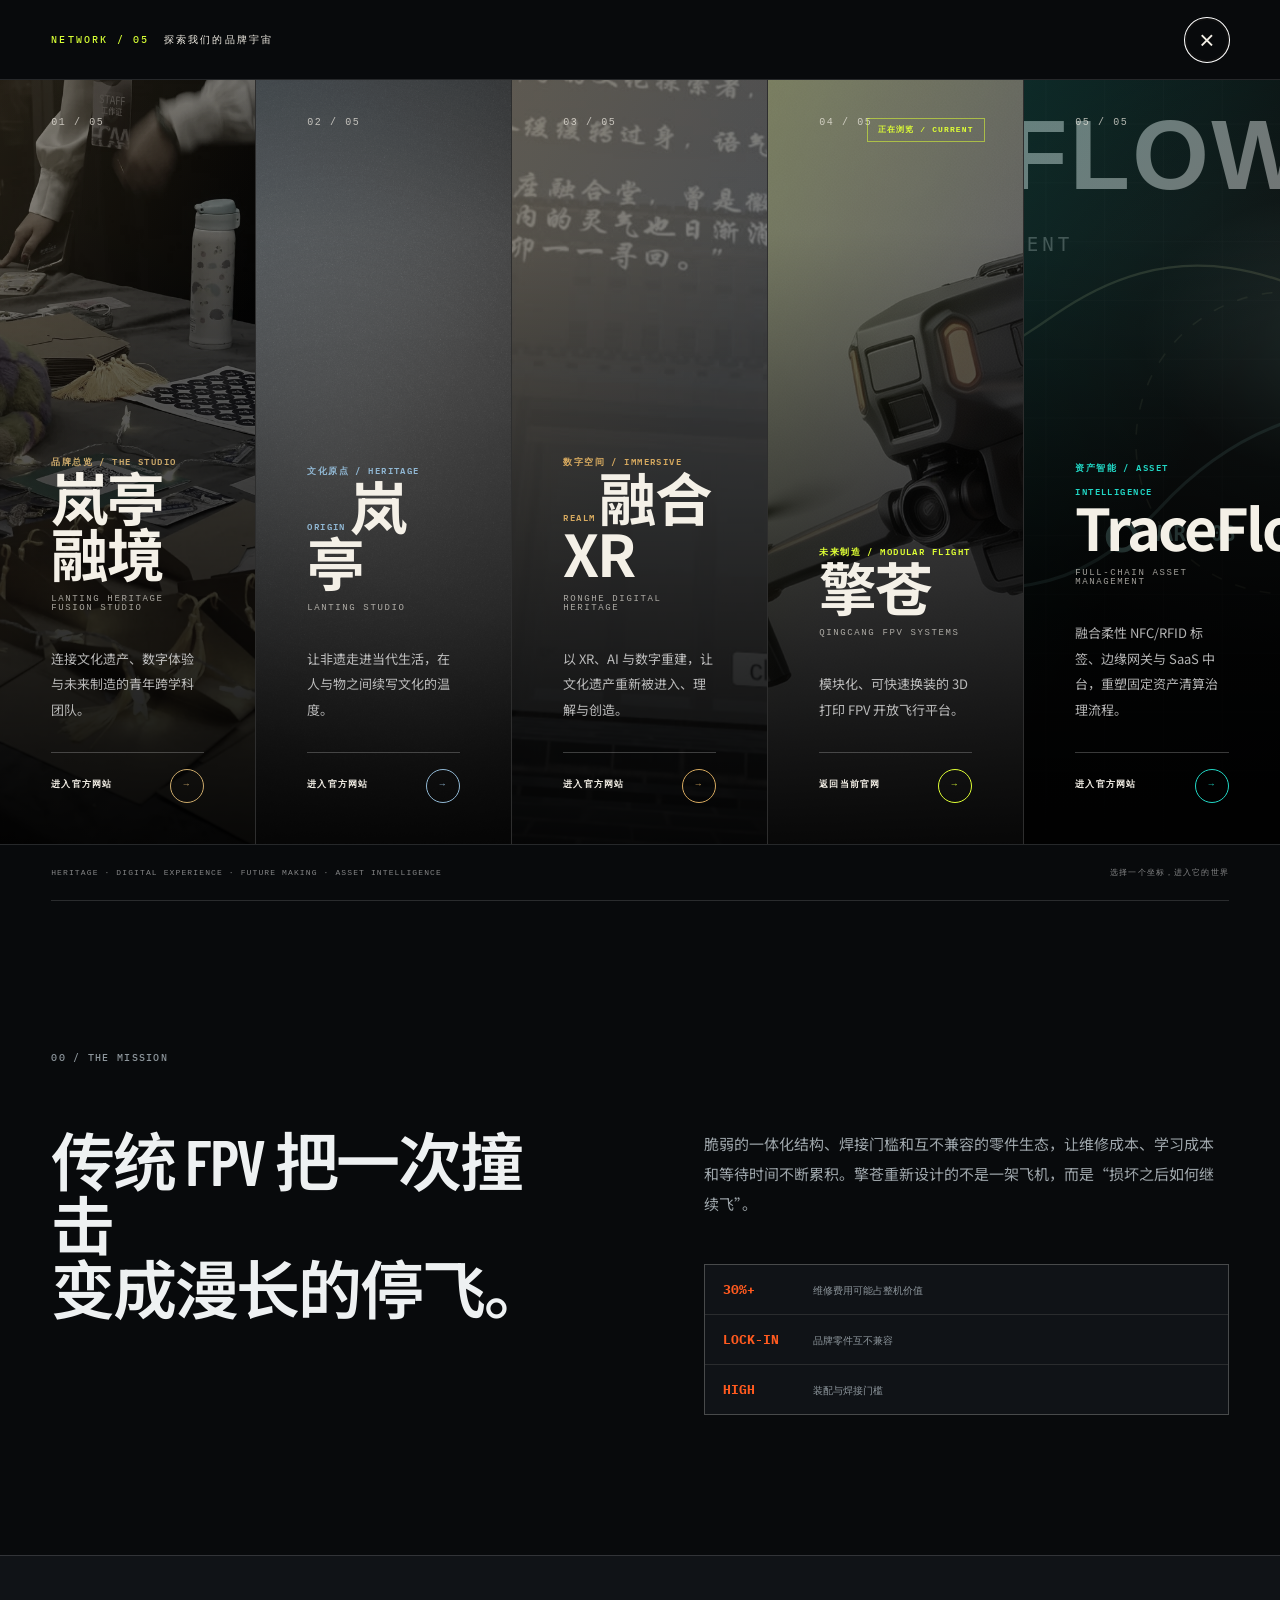
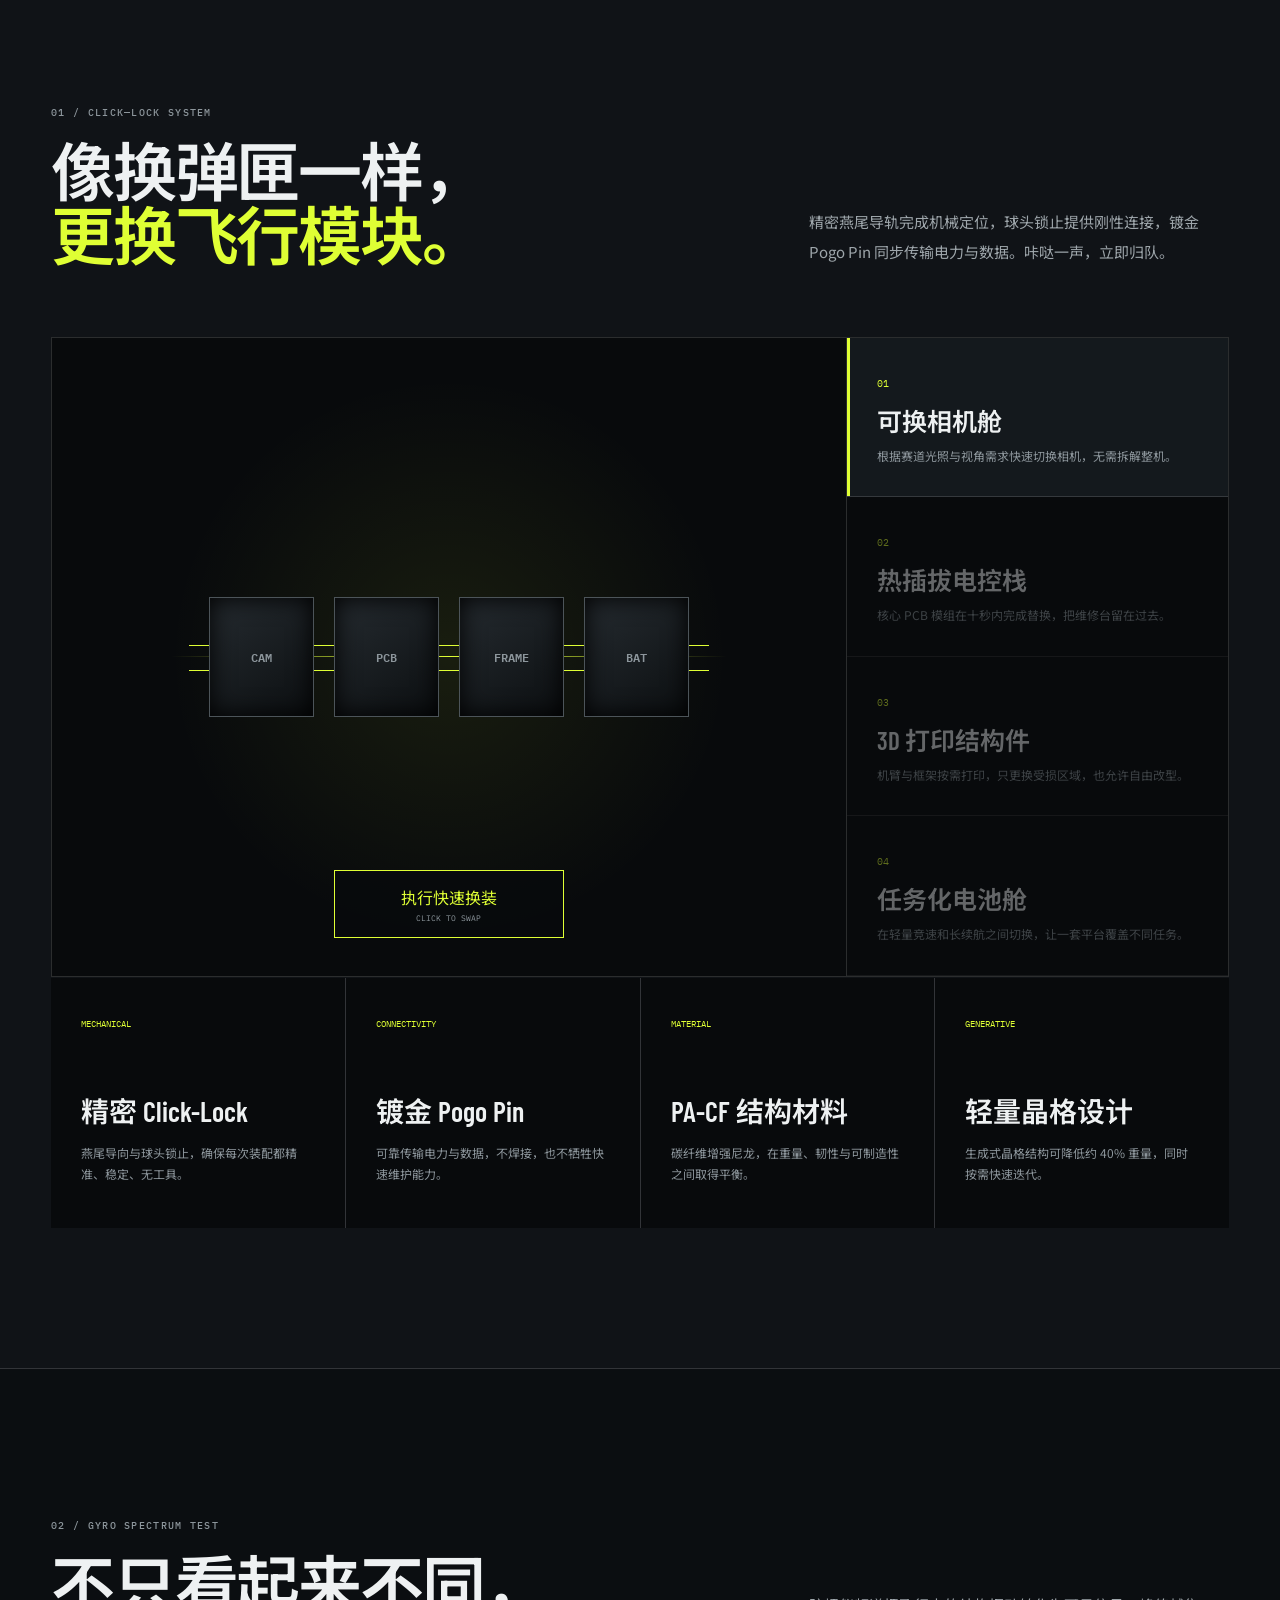
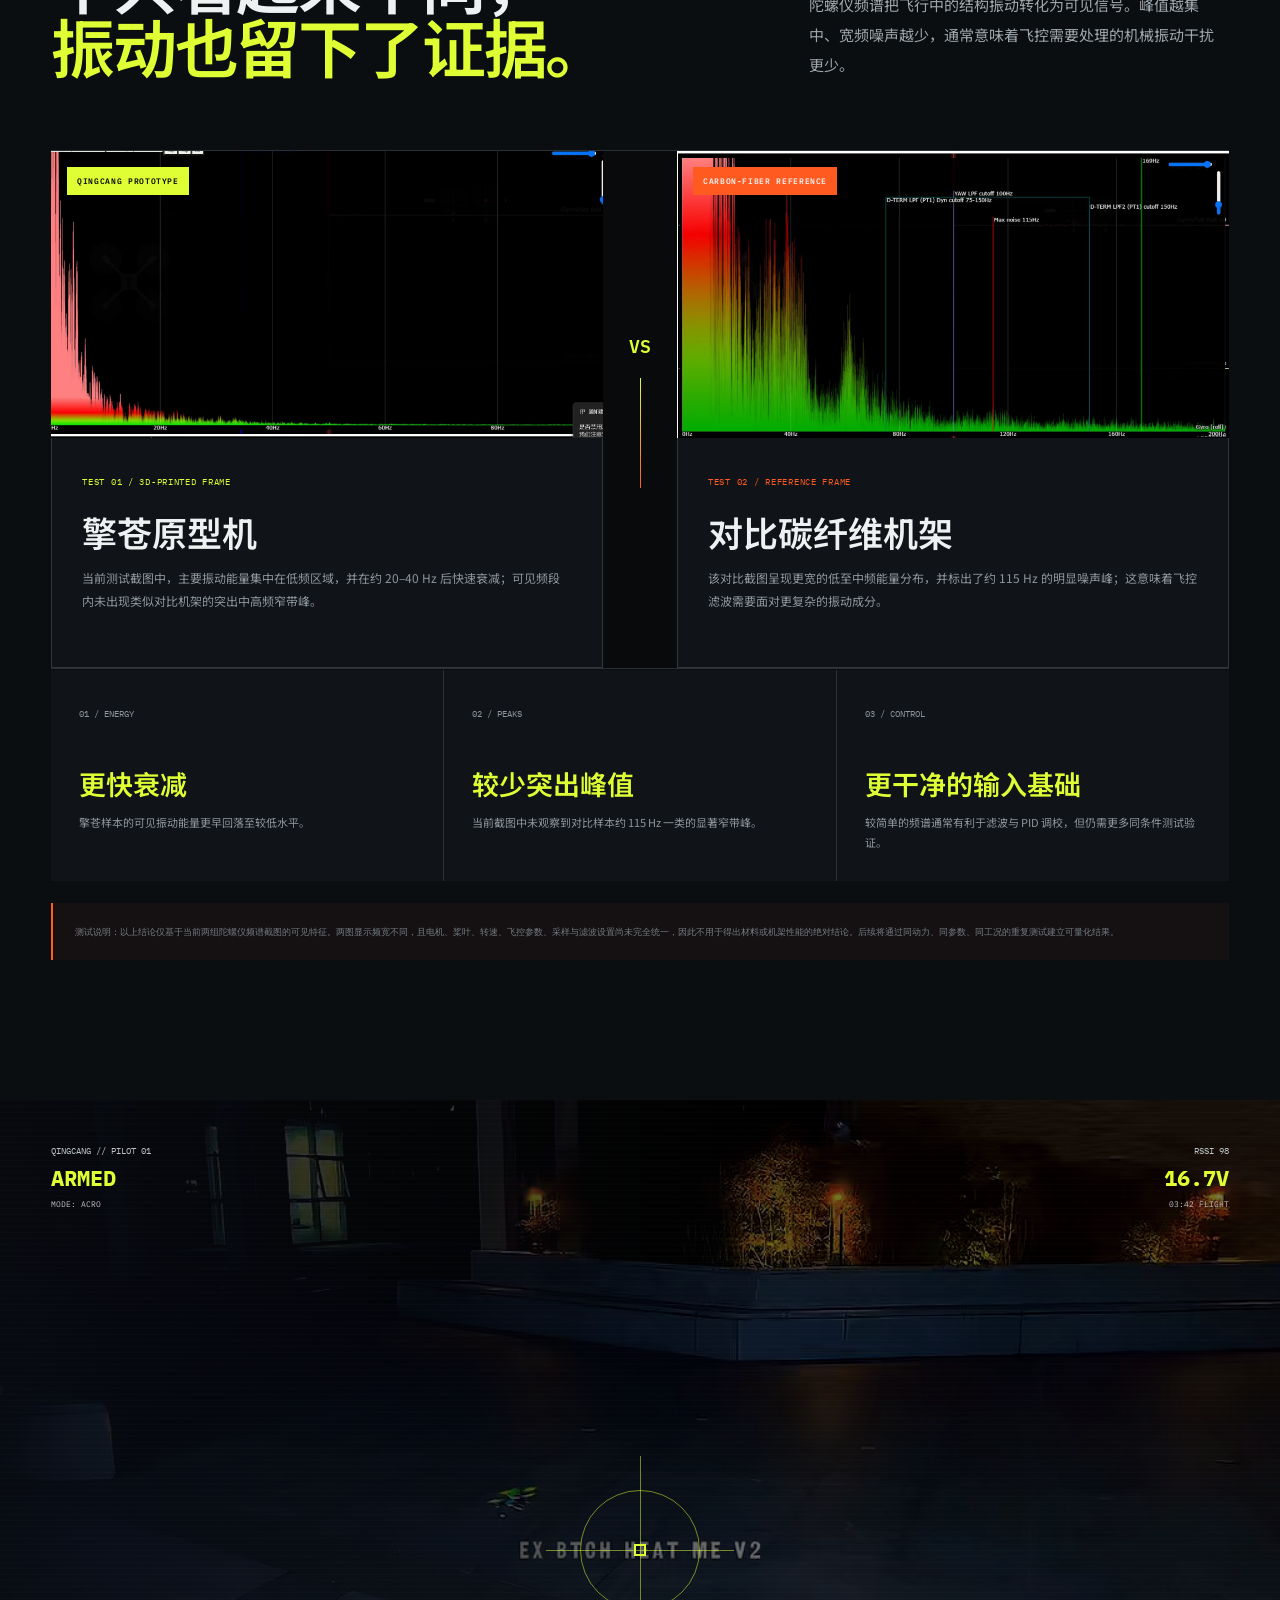
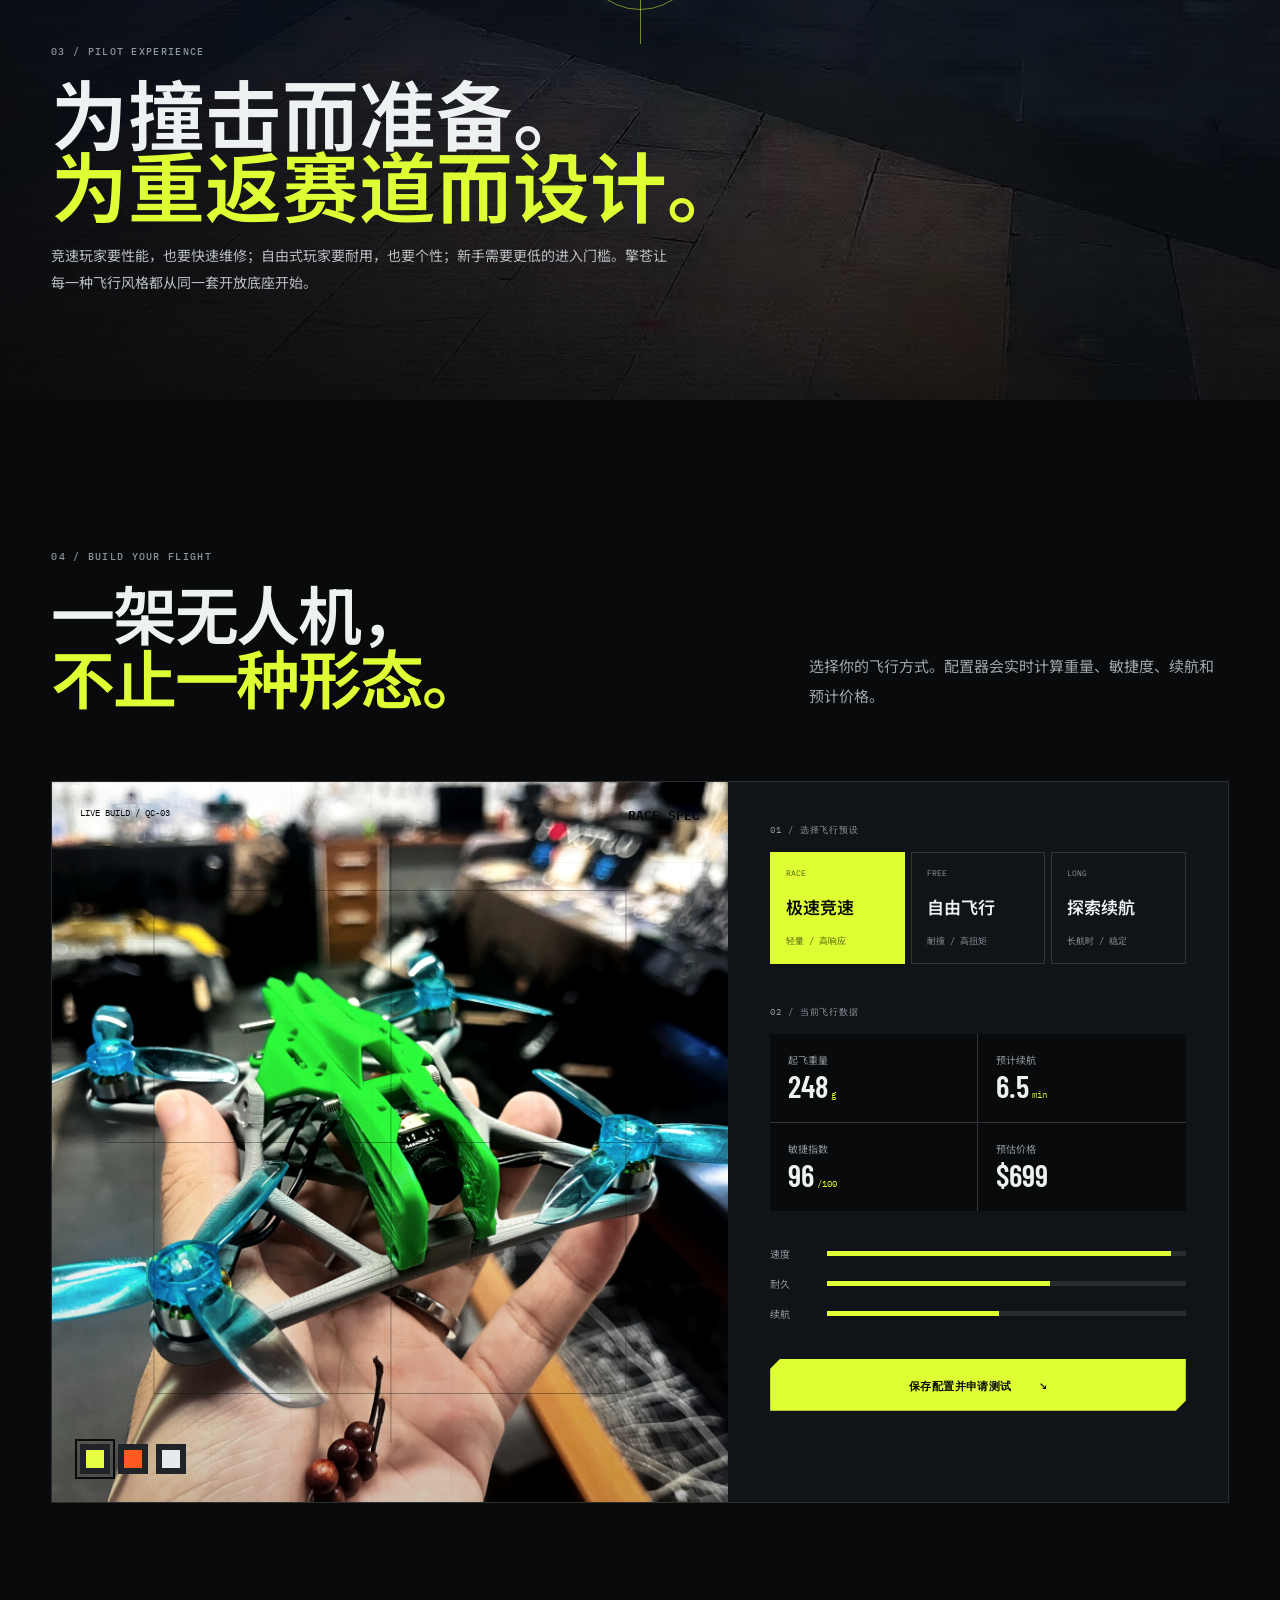
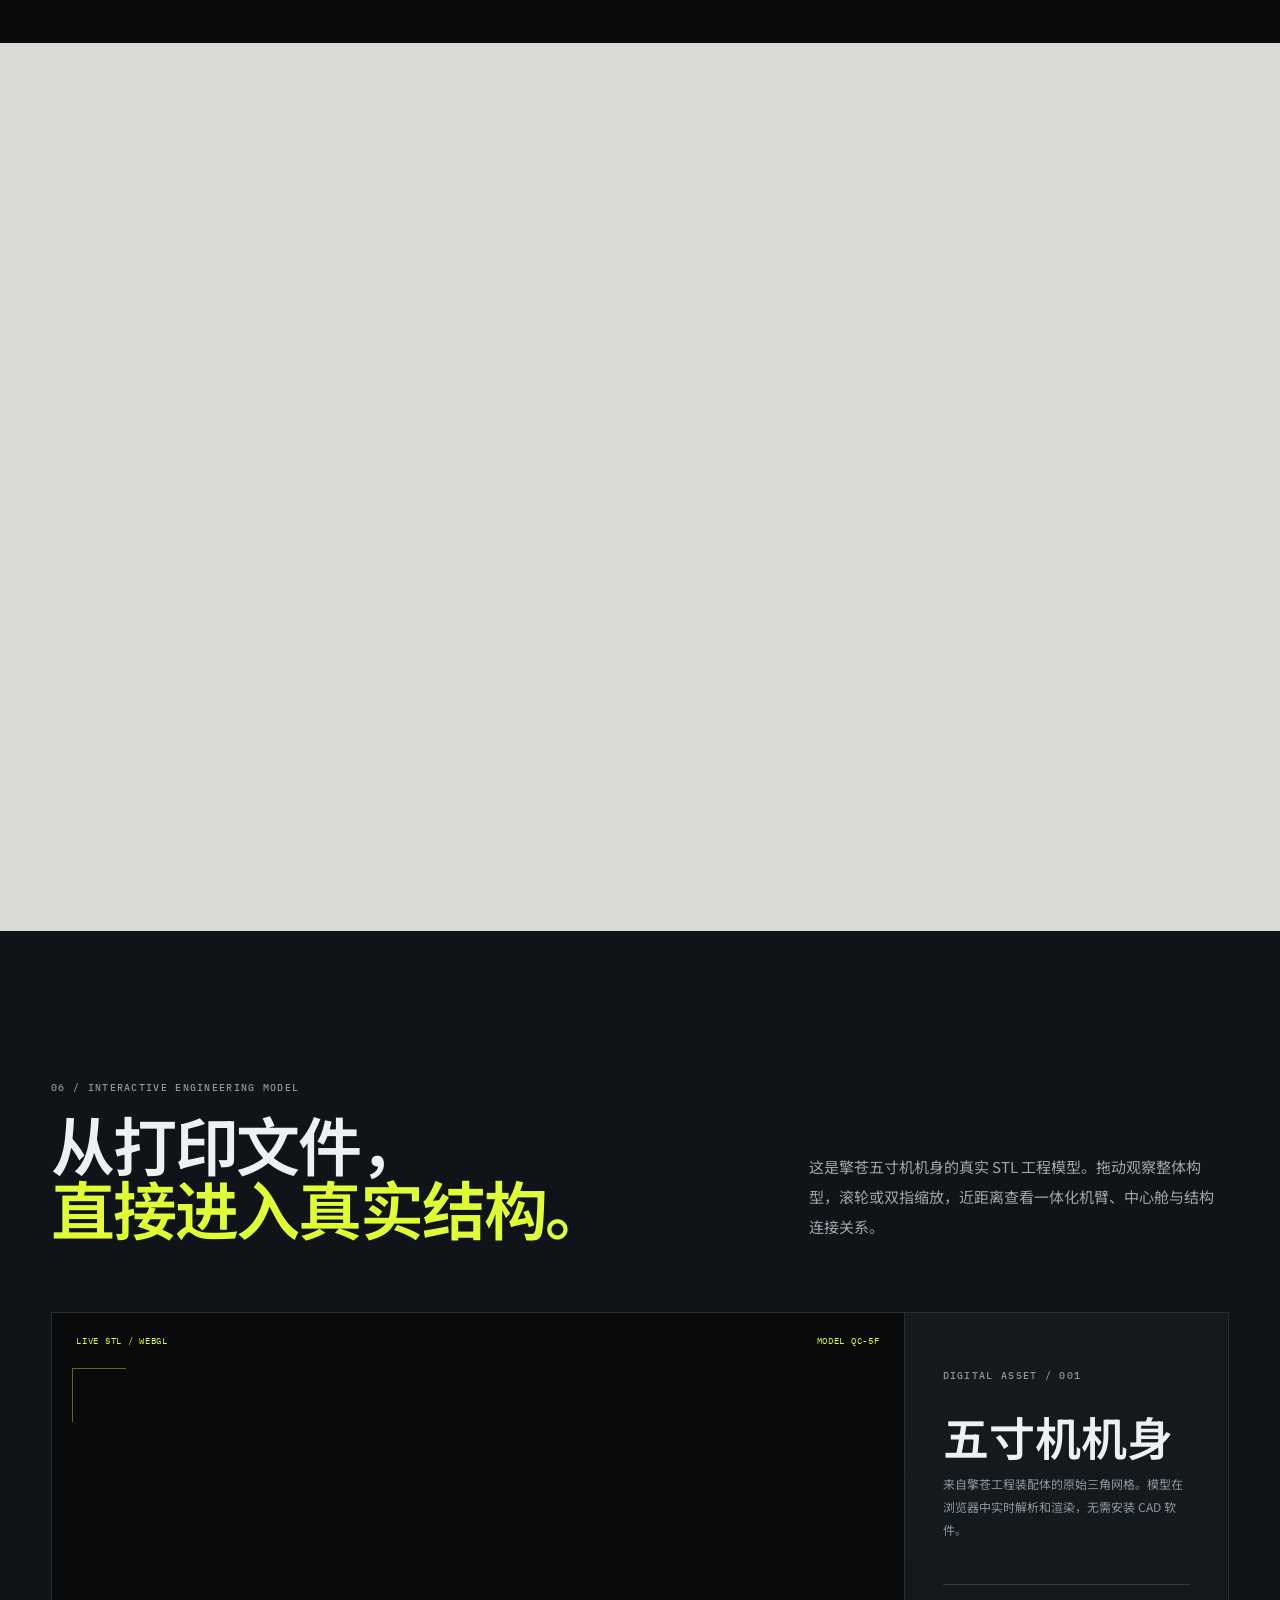
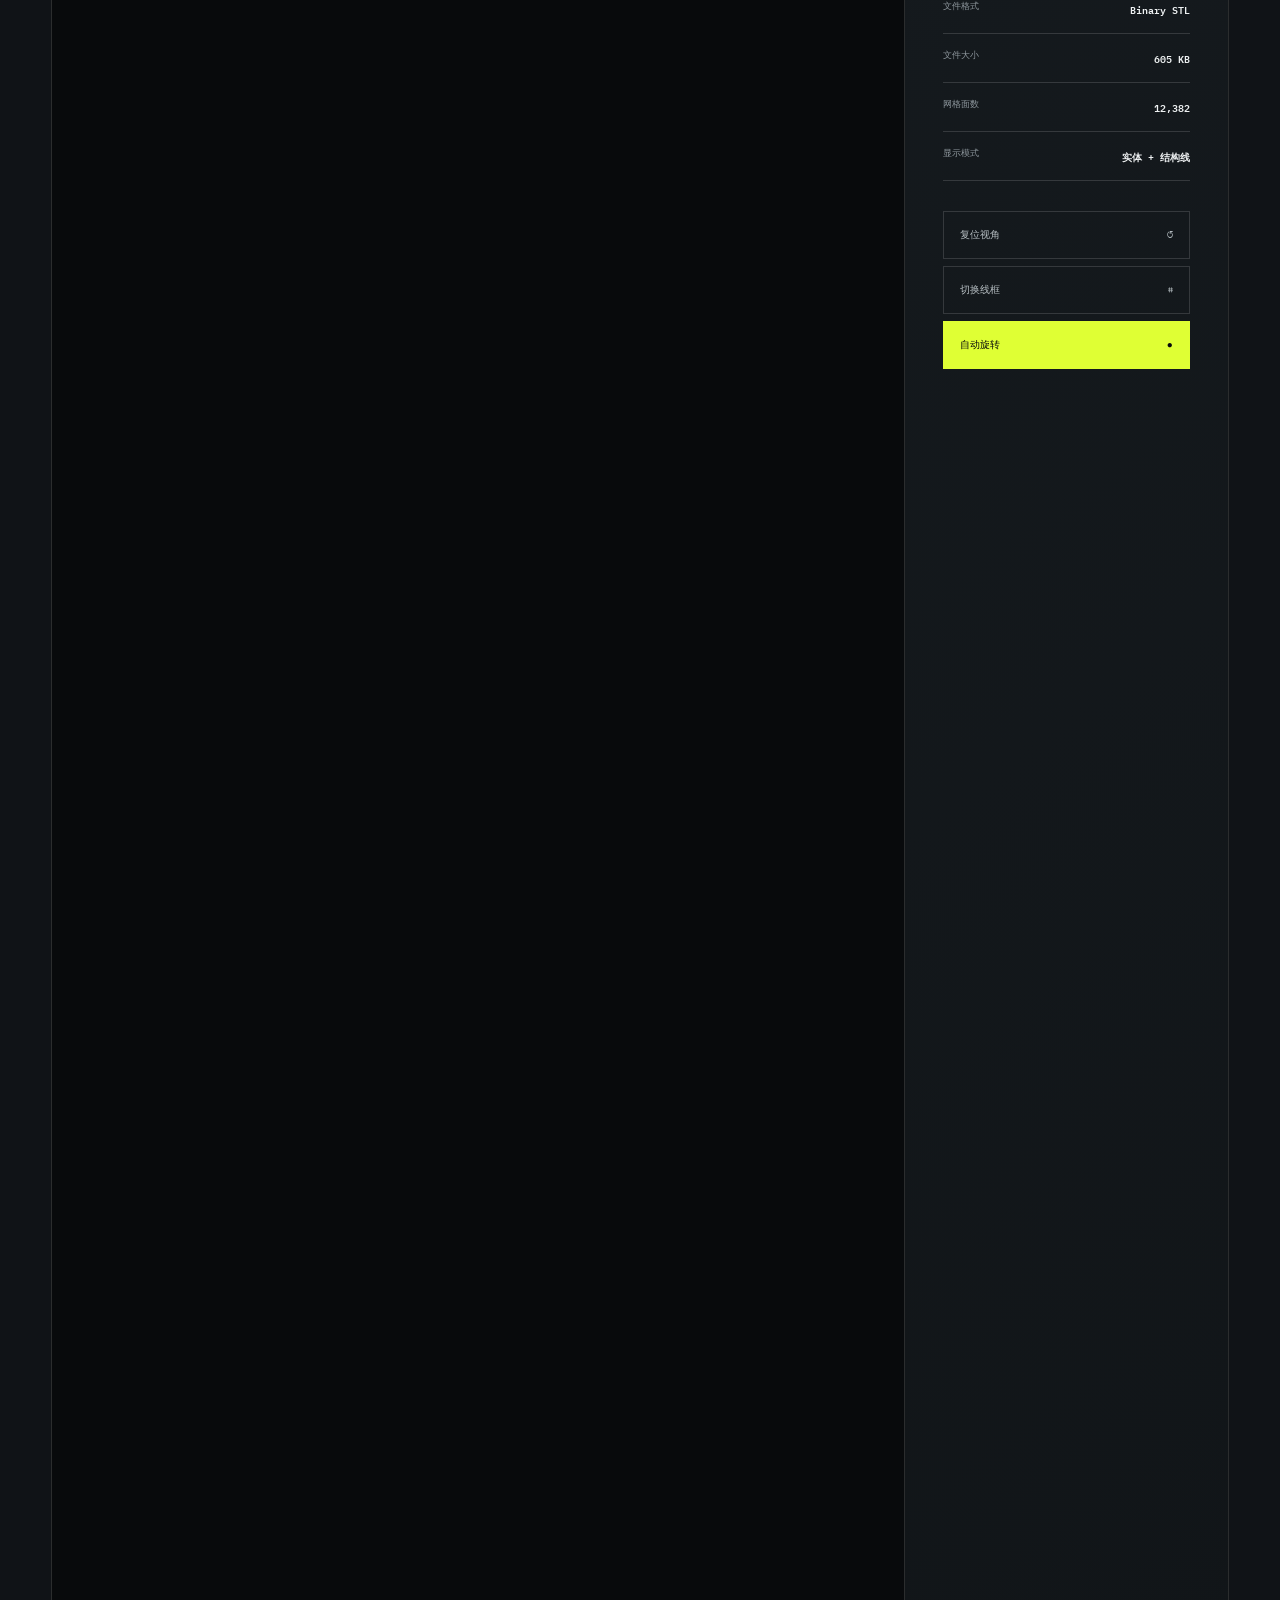
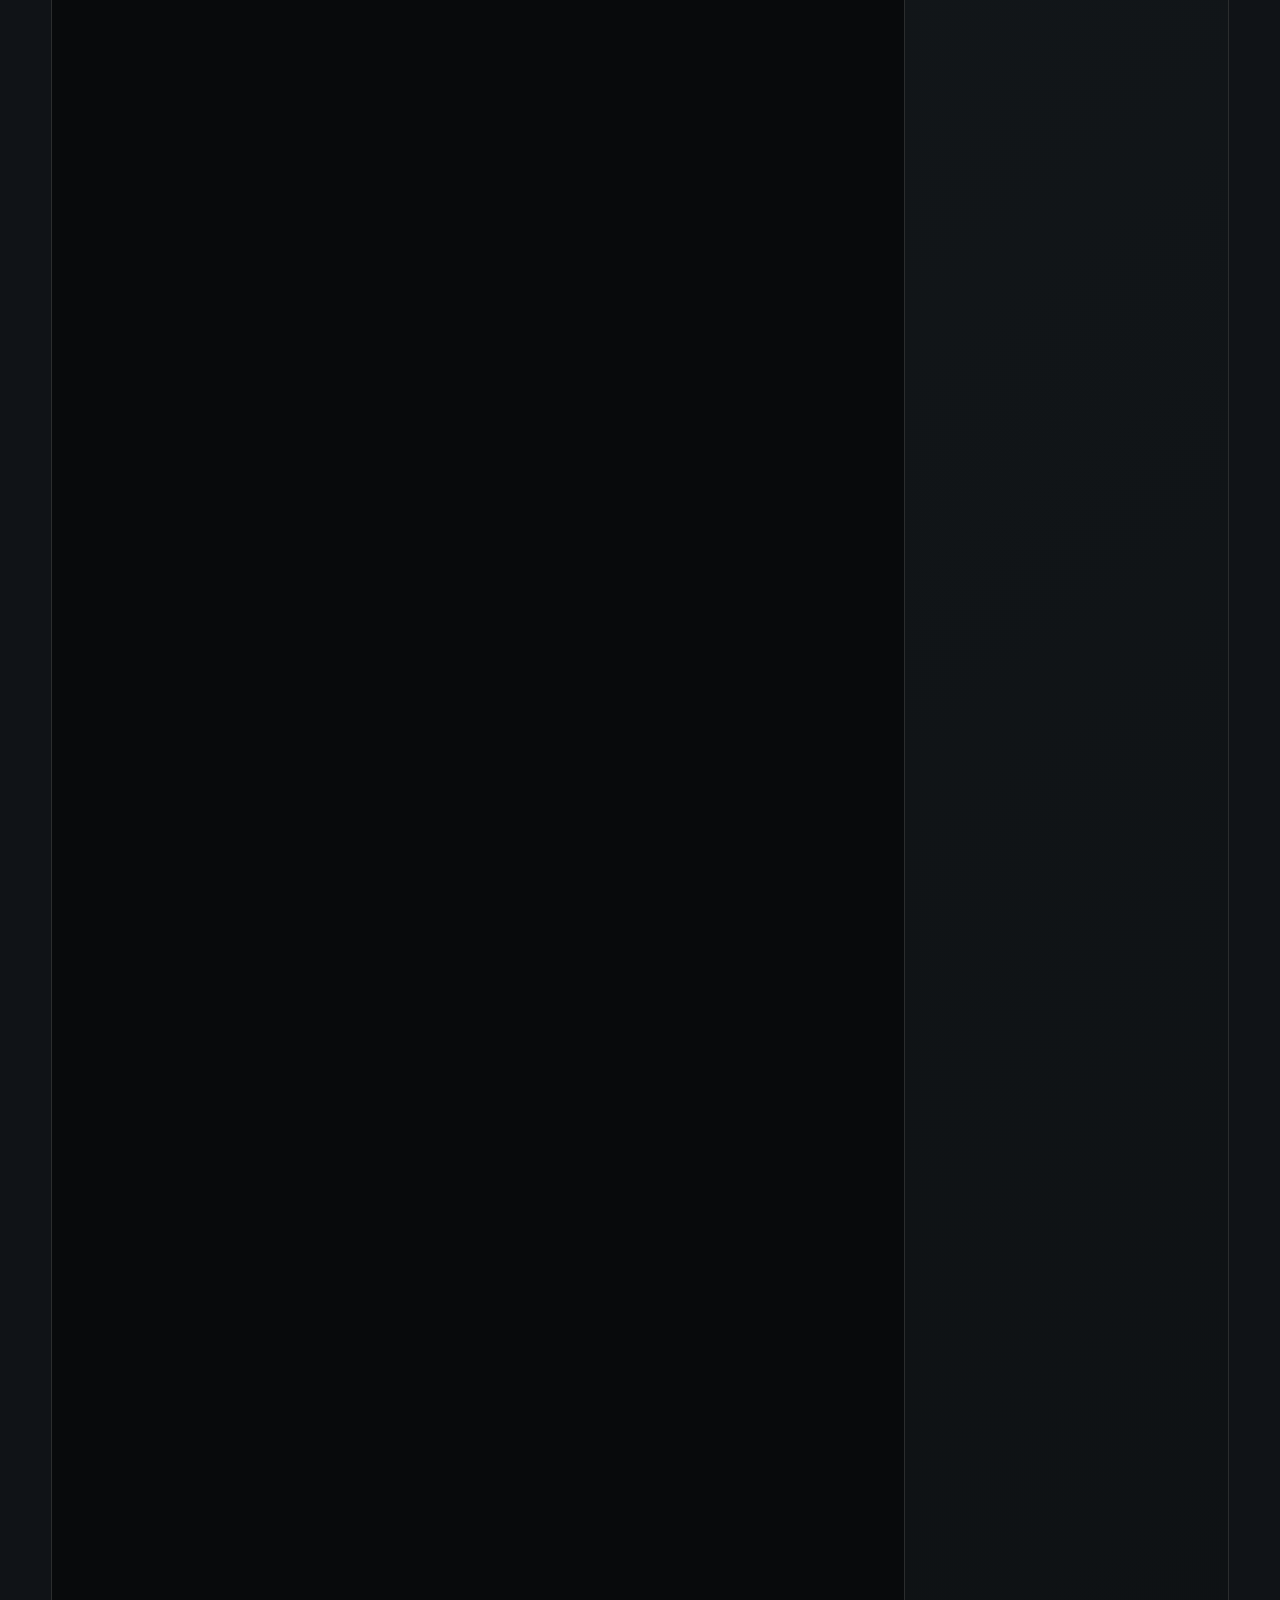
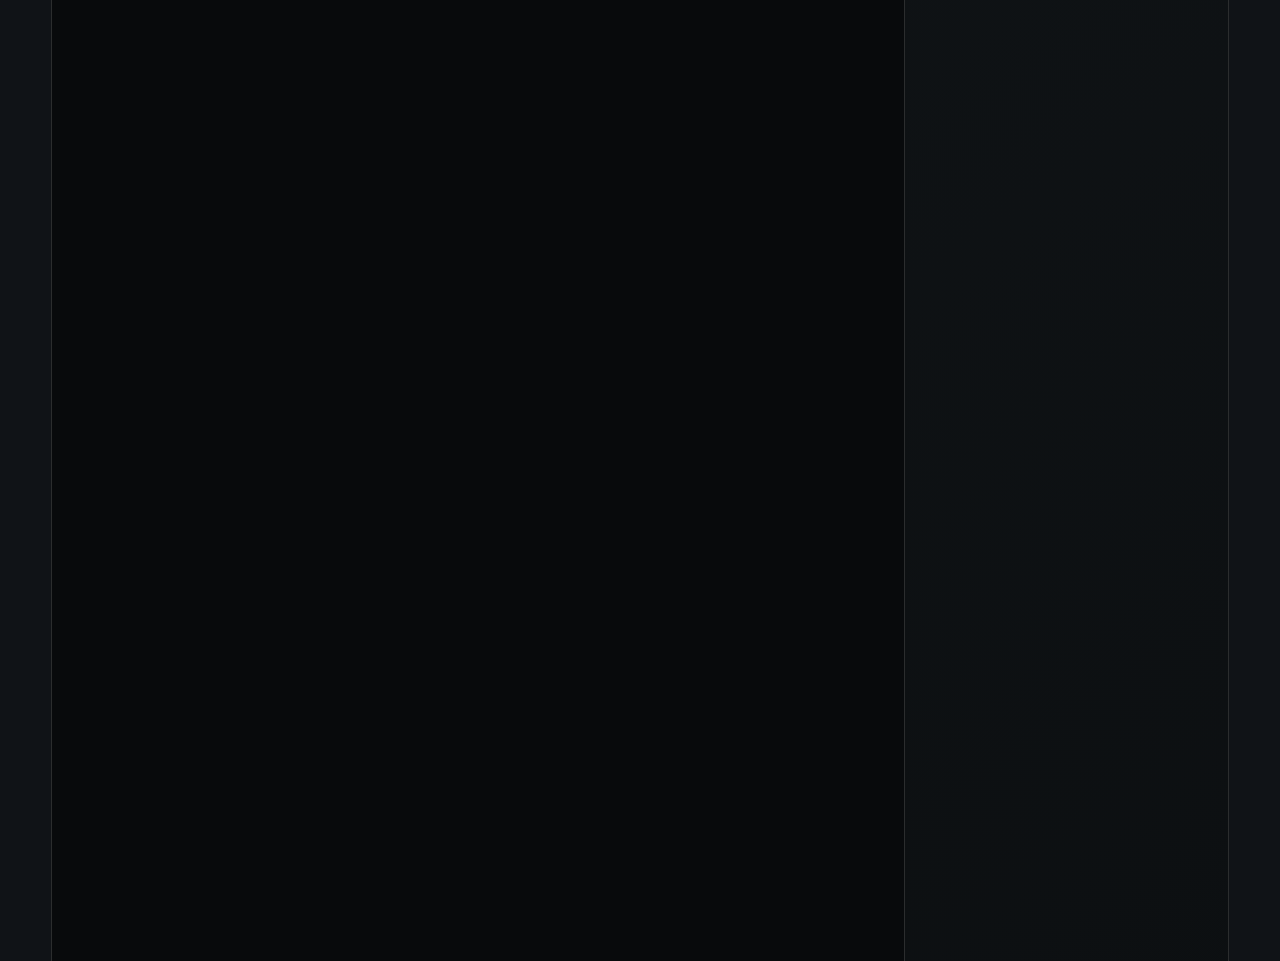
<file: qingcang/index.html>
<!DOCTYPE html>
<html lang="zh-CN">
<head>
  <meta charset="UTF-8" />
  <meta name="viewport" content="width=device-width, initial-scale=1.0" />
  <meta name="description" content="擎苍 QINGCANG：模块化、可快速换装的 3D 打印 FPV 无人机开放平台。" />
  <meta name="theme-color" content="#080a0c" />
  <title>擎苍 QINGCANG｜为下一次起飞而生</title>
  <link rel="icon" type="image/jpeg" href="assets/168459effa38eb2948cb0e5914bbaff5.jpg" />
  <link rel="stylesheet" href="style.css" />
  <link rel="stylesheet" href="../shared/brand-switcher.css?v=20260626-1" />
  <script type="importmap">
    {
      "imports": {
        "three": "../shared/vendor/three/three.module.min.js",
        "three/addons/": "../shared/vendor/three/addons/"
      }
    }
  </script>
</head>
<body>
  <div class="noise" aria-hidden="true"></div>
  <div class="cursor-glow" aria-hidden="true"></div>

  <header class="qc-header" id="top">
    <a class="qc-brand" href="#home" aria-label="擎苍首页">
      <span class="brand-logo"><img src="assets/168459effa38eb2948cb0e5914bbaff5.jpg" alt="" /></span>
      <span>擎苍<small>QINGCANG / FPV SYSTEMS</small></span>
    </a>
    <button class="nav-toggle" aria-label="打开导航" aria-expanded="false"><span></span><span></span></button>
    <nav class="qc-nav" aria-label="主导航">
      <a href="#system">模块系统</a><a href="#flight">竞速体验</a><a href="#configurator">配置器</a>
      <a href="#model">3D 机身</a><a href="#open">开放生态</a><a href="#progress">研发进度</a>
      <a class="nav-cta" href="#contact">申请测试</a>
    </nav>
  </header>

  <main>
    <section class="qc-hero" id="home">
      <div class="hero-grid" aria-hidden="true"></div><div class="hero-radar" aria-hidden="true"></div>
      <div class="hero-copy reveal">
        <p class="eyebrow"><span>QC-03</span> MODULAR 3-INCH FPV PLATFORM</p>
        <h1>坠落之后，<br /><em>十秒重返天空。</em></h1>
        <p class="hero-lead">擎苍是一套围绕快速换装打造的 3D 打印 FPV 平台。无需焊接，无需工具，只替换真正损坏的部分。</p>
        <div class="hero-actions">
          <a class="qc-button primary" href="#configurator">组装你的擎苍 <span>↘</span></a>
          <button class="qc-button ghost" id="play-flight" type="button"><b>▶</b> 查看试飞记录</button>
        </div>
        <div class="hero-specs">
          <span><strong>&lt;10s</strong>核心模块更换</span><span><strong>100%</strong>无工具装配</span><span><strong>PA-CF</strong>碳纤维尼龙</span>
        </div>
      </div>
      <div class="drone-stage reveal" aria-label="擎苍模块化 FPV 无人机">
        <div class="stage-ring ring-one"></div><div class="stage-ring ring-two"></div>
        <img src="assets/hero-drone.jpeg" alt="模块化 FPV 无人机概念图" />
        <button class="module-pin pin-camera" data-module="camera"><i></i><span>01 / CAMERA</span></button>
        <button class="module-pin pin-core" data-module="core"><i></i><span>02 / CORE STACK</span></button>
        <button class="module-pin pin-arm" data-module="frame"><i></i><span>03 / PRINTED ARM</span></button>
        <div class="telemetry telemetry-top"><span>LINK</span><strong>98%</strong></div>
        <div class="telemetry telemetry-bottom"><span>STATUS</span><strong>READY</strong></div>
      </div>
      <div class="hero-side"><span>ALT 032.8 M</span><i></i><span>35.282° N</span><span>120.956° E</span></div>
      <a class="scroll-cue" href="#manifesto"><i></i>SCROLL TO ARM</a>
    </section>

    <section class="manifesto qc-section" id="manifesto">
      <p class="section-code reveal">00 / THE MISSION</p>
      <div class="manifesto-grid">
        <h2 class="reveal">传统 FPV 把一次撞击<br />变成漫长的停飞。</h2>
        <div class="manifesto-copy reveal">
          <p>脆弱的一体化结构、焊接门槛和互不兼容的零件生态，让维修成本、学习成本和等待时间不断累积。擎苍重新设计的不是一架飞机，而是“损坏之后如何继续飞”。</p>
          <div class="problem-strip"><span><b>30%+</b>维修费用可能占整机价值</span><span><b>LOCK-IN</b>品牌零件互不兼容</span><span><b>HIGH</b>装配与焊接门槛</span></div>
        </div>
      </div>
    </section>

    <section class="system qc-section" id="system">
      <div class="section-heading reveal">
        <div><p class="section-code">01 / CLICK—LOCK SYSTEM</p><h2>像换弹匣一样，<br /><em>更换飞行模块。</em></h2></div>
        <p>精密燕尾导轨完成机械定位，球头锁止提供刚性连接，镀金 Pogo Pin 同步传输电力与数据。咔哒一声，立即归队。</p>
      </div>
      <div class="swap-demo reveal">
        <div class="swap-visual">
          <div class="swap-track"></div>
          <div class="swap-part part-camera"><span>CAM</span></div><div class="swap-part part-core"><span>PCB</span></div>
          <div class="swap-part part-frame"><span>FRAME</span></div><div class="swap-part part-battery"><span>BAT</span></div>
          <button id="swap-trigger" type="button"><span>执行快速换装</span><b>CLICK TO SWAP</b></button>
        </div>
        <div class="swap-data">
          <article class="active" data-swap-info="camera"><span>01</span><h3>可换相机舱</h3><p>根据赛道光照与视角需求快速切换相机，无需拆解整机。</p></article>
          <article data-swap-info="core"><span>02</span><h3>热插拔电控栈</h3><p>核心 PCB 模组在十秒内完成替换，把维修台留在过去。</p></article>
          <article data-swap-info="frame"><span>03</span><h3>3D 打印结构件</h3><p>机臂与框架按需打印，只更换受损区域，也允许自由改型。</p></article>
          <article data-swap-info="battery"><span>04</span><h3>任务化电池舱</h3><p>在轻量竞速和长续航之间切换，让一套平台覆盖不同任务。</p></article>
        </div>
      </div>
      <div class="technology-grid reveal">
        <article><span>MECHANICAL</span><h3>精密 Click-Lock</h3><p>燕尾导向与球头锁止，确保每次装配都精准、稳定、无工具。</p></article>
        <article><span>CONNECTIVITY</span><h3>镀金 Pogo Pin</h3><p>可靠传输电力与数据，不焊接，也不牺牲快速维护能力。</p></article>
        <article><span>MATERIAL</span><h3>PA-CF 结构材料</h3><p>碳纤维增强尼龙，在重量、韧性与可制造性之间取得平衡。</p></article>
        <article><span>GENERATIVE</span><h3>轻量晶格设计</h3><p>生成式晶格结构可降低约 40% 重量，同时按需快速迭代。</p></article>
      </div>
    </section>

    <section class="vibration qc-section" id="vibration">
      <div class="section-heading reveal">
        <div>
          <p class="section-code">02 / GYRO SPECTRUM TEST</p>
          <h2>不只看起来不同，<br /><em>振动也留下了证据。</em></h2>
        </div>
        <p>陀螺仪频谱把飞行中的结构振动转化为可见信号。峰值越集中、宽频噪声越少，通常意味着飞控需要处理的机械振动干扰更少。</p>
      </div>

      <div class="spectrum-comparison reveal">
        <figure class="spectrum-card spectrum-qingcang">
          <div class="spectrum-image">
            <img src="assets/ff97fe0fc436d18a628f32bdee1ad74c.jpg" alt="擎苍原型机陀螺仪频谱图，振动能量主要集中于低频区域" loading="lazy" />
            <span class="spectrum-badge">QINGCANG PROTOTYPE</span>
          </div>
          <figcaption>
            <span>TEST 01 / 3D-PRINTED FRAME</span>
            <h3>擎苍原型机</h3>
            <p>当前测试截图中，主要振动能量集中在低频区域，并在约 20–40 Hz 后快速衰减；可见频段内未出现类似对比机架的突出中高频窄带峰。</p>
          </figcaption>
        </figure>

        <div class="spectrum-versus" aria-hidden="true"><span>VS</span><i></i></div>

        <figure class="spectrum-card spectrum-carbon">
          <div class="spectrum-image">
            <img src="assets/24da1626fd9823b3fad3ad77cdd54224.jpg" alt="对比碳纤维 FPV 机架陀螺仪频谱图，存在更宽的振动能量分布与约 115 Hz 峰值" loading="lazy" />
            <span class="spectrum-badge">CARBON-FIBER REFERENCE</span>
          </div>
          <figcaption>
            <span>TEST 02 / REFERENCE FRAME</span>
            <h3>对比碳纤维机架</h3>
            <p>该对比截图呈现更宽的低至中频能量分布，并标出了约 115 Hz 的明显噪声峰；这意味着飞控滤波需要面对更复杂的振动成分。</p>
          </figcaption>
        </figure>
      </div>

      <div class="spectrum-reading reveal">
        <article><span>01 / ENERGY</span><strong>更快衰减</strong><p>擎苍样本的可见振动能量更早回落至较低水平。</p></article>
        <article><span>02 / PEAKS</span><strong>较少突出峰值</strong><p>当前截图中未观察到对比样本约 115 Hz 一类的显著窄带峰。</p></article>
        <article><span>03 / CONTROL</span><strong>更干净的输入基础</strong><p>较简单的频谱通常有利于滤波与 PID 调校，但仍需更多同条件测试验证。</p></article>
      </div>

      <p class="spectrum-note reveal">
        测试说明：以上结论仅基于当前两组陀螺仪频谱截图的可见特征。两图显示频宽不同，且电机、桨叶、转速、飞控参数、采样与滤波设置尚未完全统一，因此不用于得出材料或机架性能的绝对结论。后续将通过同动力、同参数、同工况的重复测试建立可量化结果。
      </p>
    </section>

    <section class="flight" id="flight">
      <div class="flight-screen">
        <img src="assets/fpv-flight.png" alt="FPV 夜间飞行第一视角" loading="lazy" />
        <div class="flight-scan"></div>
        <div class="osd osd-left"><span>QINGCANG // PILOT 01</span><strong>ARMED</strong><small>MODE: ACRO</small></div>
        <div class="osd osd-right"><span>RSSI 98</span><strong>16.7V</strong><small>03:42 FLIGHT</small></div>
        <div class="reticle"><i></i><i></i><b></b></div>
        <div class="flight-copy reveal">
          <p class="section-code">03 / PILOT EXPERIENCE</p><h2>为撞击而准备。<br /><em>为重返赛道而设计。</em></h2>
          <p>竞速玩家要性能，也要快速维修；自由式玩家要耐用，也要个性；新手需要更低的进入门槛。擎苍让每一种飞行风格都从同一套开放底座开始。</p>
        </div>
      </div>
    </section>

    <section class="configurator qc-section" id="configurator">
      <div class="section-heading reveal">
        <div><p class="section-code">04 / BUILD YOUR FLIGHT</p><h2>一架无人机，<br /><em>不止一种形态。</em></h2></div>
        <p>选择你的飞行方式。配置器会实时计算重量、敏捷度、续航和预计价格。</p>
      </div>
      <div class="config-shell reveal">
        <div class="config-preview" data-color="lime">
          <div class="preview-label"><span>LIVE BUILD / QC-03</span><b id="build-name">RACE SPEC</b></div>
          <img id="config-image" src="assets/prototype-hand.jpeg" alt="擎苍 FPV 原型机" />
          <div class="config-crosshair"></div>
          <div class="color-swatches" aria-label="选择机身色彩">
            <button class="swatch active" style="--swatch:#e7ff42" data-color="lime" aria-label="电光绿"></button>
            <button class="swatch" style="--swatch:#ff5a1f" data-color="orange" aria-label="竞速橙"></button>
            <button class="swatch" style="--swatch:#e7eaed" data-color="white" aria-label="工程白"></button>
          </div>
        </div>
        <div class="config-controls">
          <p class="control-label">01 / 选择飞行预设</p>
          <div class="preset-list">
            <button class="preset active" data-preset="race"><span>RACE</span><strong>极速竞速</strong><small>轻量 / 高响应</small></button>
            <button class="preset" data-preset="freestyle"><span>FREE</span><strong>自由飞行</strong><small>耐撞 / 高扭矩</small></button>
            <button class="preset" data-preset="explorer"><span>LONG</span><strong>探索续航</strong><small>长航时 / 稳定</small></button>
          </div>
          <p class="control-label">02 / 当前飞行数据</p>
          <div class="build-metrics">
            <div><span>起飞重量</span><strong id="metric-weight">248<small>g</small></strong></div>
            <div><span>预计续航</span><strong id="metric-flight">6.5<small>min</small></strong></div>
            <div><span>敏捷指数</span><strong id="metric-agility">96<small>/100</small></strong></div>
            <div><span>预估价格</span><strong id="metric-price">$699</strong></div>
          </div>
          <div class="build-bars">
            <label>速度<i><b id="bar-speed"></b></i></label><label>耐久<i><b id="bar-durability"></b></i></label><label>续航<i><b id="bar-range"></b></i></label>
          </div>
          <a class="qc-button primary wide" href="#contact">保存配置并申请测试 <span>↘</span></a>
        </div>
      </div>
    </section>

    <section class="manufacturing qc-section" id="manufacturing">
      <div class="manufacturing-grid">
        <div class="manufacturing-copy reveal">
          <p class="section-code">05 / PRINTED ON DEMAND</p><h2>制造，不再远离设计。</h2>
          <p>3D 打印让结构改型、备件生产与小批量迭代发生在同一条链路中。昨天的飞行反馈，可以成为今天的新机臂。</p>
          <dl><div><dt>材料</dt><dd>Carbon Fiber Nylon / PA-CF</dd></div><div><dt>结构</dt><dd>Generative Lattice</dd></div><div><dt>生产</dt><dd>On-Demand Distributed Printing</dd></div></dl>
        </div>
        <div class="manufacturing-gallery reveal">
          <figure class="print-main"><img src="assets/printing-frame.jpeg" alt="3D 打印机正在制造无人机框架" loading="lazy" /><figcaption>FRAME / PRINT 02:46:18</figcaption></figure>
          <figure><img src="assets/printed-shell.jpeg" alt="3D 打印无人机外壳" loading="lazy" /><figcaption>STRUCTURE 01</figcaption></figure>
          <figure><img src="assets/printer-farm.jpeg" alt="3D 打印设备阵列" loading="lazy" /><figcaption>MICRO FACTORY</figcaption></figure>
        </div>
      </div>
    </section>

    <section class="stl-lab qc-section" id="model">
      <div class="section-heading reveal">
        <div>
          <p class="section-code">06 / INTERACTIVE ENGINEERING MODEL</p>
          <h2>从打印文件，<br /><em>直接进入真实结构。</em></h2>
        </div>
        <p>这是擎苍五寸机机身的真实 STL 工程模型。拖动观察整体构型，滚轮或双指缩放，近距离查看一体化机臂、中心舱与结构连接关系。</p>
      </div>

      <div class="stl-viewer reveal" id="stl-viewer">
        <div class="stl-stage">
          <canvas id="stl-canvas" aria-label="可旋转缩放的擎苍五寸机机身三维模型"></canvas>
          <div class="stl-loading" id="stl-loading">
            <span></span>
            <strong>正在构建五寸机数字模型</strong>
            <small id="stl-progress">等待加载 STL</small>
          </div>
          <div class="stl-topline"><span>LIVE STL / WEBGL</span><span id="stl-status">MODEL QC-5F</span></div>
          <div class="stl-help"><span>拖动旋转</span><i></i><span>滚轮 / 双指缩放</span><i></i><span>双击复位</span></div>
          <div class="stl-corner corner-a"></div><div class="stl-corner corner-b"></div>
        </div>
        <aside class="stl-panel">
          <p class="section-code">DIGITAL ASSET / 001</p>
          <h3>五寸机机身</h3>
          <p>来自擎苍工程装配体的原始三角网格。模型在浏览器中实时解析和渲染，无需安装 CAD 软件。</p>
          <dl>
            <div><dt>文件格式</dt><dd>Binary STL</dd></div>
            <div><dt>文件大小</dt><dd>605 KB</dd></div>
            <div><dt>网格面数</dt><dd id="stl-faces">读取中</dd></div>
            <div><dt>显示模式</dt><dd id="stl-mode-label">实体 + 结构线</dd></div>
          </dl>
          <div class="stl-actions">
            <button id="stl-reset" type="button">复位视角 <span>↺</span></button>
            <button id="stl-wireframe" type="button">切换线框 <span>⌗</span></button>
            <button id="stl-rotate" class="active" type="button">自动旋转 <span>●</span></button>
          </div>
          <a class="stl-download" href="assets/装配体2%20-%20五寸机%20机身-1.STL" download>下载原始 STL <span>↓</span></a>
        </aside>
      </div>
    </section>

    <section class="open qc-section" id="open">
      <div class="section-heading reveal">
        <div><p class="section-code">07 / OPEN SKY NETWORK</p><h2>打印它，改造它，<br /><em>再把它分享出去。</em></h2></div>
        <p>擎苍不仅出售硬件，也建立由飞手、设计师和创客共同进化的模块市场。每个 STL、每次测试和每种改造，都能成为平台的一部分。</p>
      </div>
      <div class="network-map reveal">
        <div class="network-orbit"></div><div class="network-core"><span>QC</span><strong>OPEN<br />CORE</strong></div>
        <button class="node node-a"><i></i><span>护桨结构<small>SUZHOU / V.03</small></span></button>
        <button class="node node-b"><i></i><span>低光相机舱<small>LONDON / V.07</small></span></button>
        <button class="node node-c"><i></i><span>竞速轻量机臂<small>SHENZHEN / V.12</small></span></button>
        <button class="node node-d"><i></i><span>长续航电池架<small>BERLIN / V.04</small></span></button>
        <div class="network-stats"><span><b>STL</b>开放模型交易</span><span><b>15–20%</b>创作者交易佣金</span><span><b>GLOBAL</b>分布式迭代网络</span></div>
      </div>
    </section>

    <section class="progress qc-section" id="progress">
      <div class="section-heading reveal">
        <div><p class="section-code">08 / FROM PROTOTYPE TO SKY</p><h2>原型已经起飞，<br /><em>系统正在成形。</em></h2></div>
        <p>3 英寸 FPV 功能原型已完成并通过多次飞行与特技测试。下一阶段将集中完成快拆接口、材料验证和社区压力测试。</p>
      </div>
      <div class="prototype-proof reveal">
        <figure><img src="assets/prototype-detail.jpeg" alt="擎苍原型内部电控结构" loading="lazy" /><figcaption>FUNCTIONAL PROTOTYPE / CORE STACK</figcaption></figure>
        <figure><img src="assets/prototype-vertical.jpeg" alt="擎苍绿色 FPV 无人机原型" loading="lazy" /><figcaption>FLIGHT TEST UNIT / QC-P01</figcaption></figure>
        <div class="prototype-status"><span>PROTOTYPE STATUS</span><strong>FLIGHT<br />PROVEN</strong><p><i></i>基础飞行测试完成</p><p><i></i>多项空中特技验证</p><p class="pending"><i></i>快拆模块工程化中</p></div>
      </div>
      <div class="roadmap reveal">
        <article class="active"><span>M 01—06</span><h3>系统定型</h3><p>接口设计、材料测试与固件开发</p></article>
        <article><span>M 07—09</span><h3>社区压力测试</h3><p>招募飞手验证强度与维护效率</p></article>
        <article><span>M 10—12</span><h3>供应网络</h3><p>建立零部件与打印合作伙伴体系</p></article>
        <article><span>MONTH 13</span><h3>公开发售</h3><p>启动众筹与首批预订</p></article>
        <article><span>M 14—24</span><h3>开放市场</h3><p>扩展产能并上线数字配件生态</p></article>
      </div>
    </section>

    <section class="contact qc-section" id="contact">
      <div class="contact-panel reveal">
        <p class="section-code">09 / JOIN THE FIRST FORMATION</p><h2>下一次起飞，<br /><em>留一个位置给你。</em></h2>
        <p>我们正在寻找 FPV 飞手、结构设计师、3D 打印伙伴与早期支持者，共同把模块化飞行平台推向真实赛道。</p>
        <div class="contact-actions"><a class="qc-button primary" href="https://mail.xjtlu.edu.cn/owa/?path=/mail/action/compose&amp;to=Sihan.Chen25@student.xjtlu.edu.cn&amp;subject=%E6%93%8E%E8%8B%8D%20%E6%B5%8B%E8%AF%95%E9%A3%9E%E6%89%8B%E7%94%B3%E8%AF%B7" target="_blank" rel="noopener">申请成为测试飞手 <span>↗</span></a><a class="qc-button ghost" href="https://mail.xjtlu.edu.cn/owa/?path=/mail/action/compose&amp;to=Sihan.Chen25@student.xjtlu.edu.cn&amp;subject=%E6%93%8E%E8%8B%8D%20%E6%8A%80%E6%9C%AF%E4%B8%8E%E5%90%88%E4%BD%9C%E8%AF%A2" target="_blank" rel="noopener">技术与合作咨询</a></div>
        <span class="contact-code">QC / 03<br />READY TO ARM</span>
      </div>
    </section>
  </main>

  <footer class="qc-footer">
    <div class="qc-brand"><span class="brand-logo footer-brand-logo"><img src="assets/168459effa38eb2948cb0e5914bbaff5.jpg" alt="擎苍 QingC Logo" /></span><span>擎苍<small>QINGCANG / FPV SYSTEMS</small></span></div>
    <p>Modular &amp; Swappable 3D-Printed FPV Platform</p><p>© <span id="year"></span> QINGCANG</p>
  </footer>

  <dialog class="flight-dialog" id="flight-dialog">
    <button class="dialog-close" type="button" aria-label="关闭">×</button>
    <video id="flight-video" controls playsinline preload="metadata"><source src="assets/flight-test.mp4" type="video/mp4" /></video>
    <div><span>QC-P01 / FLIGHT TEST</span><strong>真实原型试飞记录</strong></div>
  </dialog>
  <script src="script.js"></script>
  <script src="../shared/brand-switcher.js?v=20260626-1"></script>
  <script type="module" src="model.js"></script>
</body>
</html>
</file>
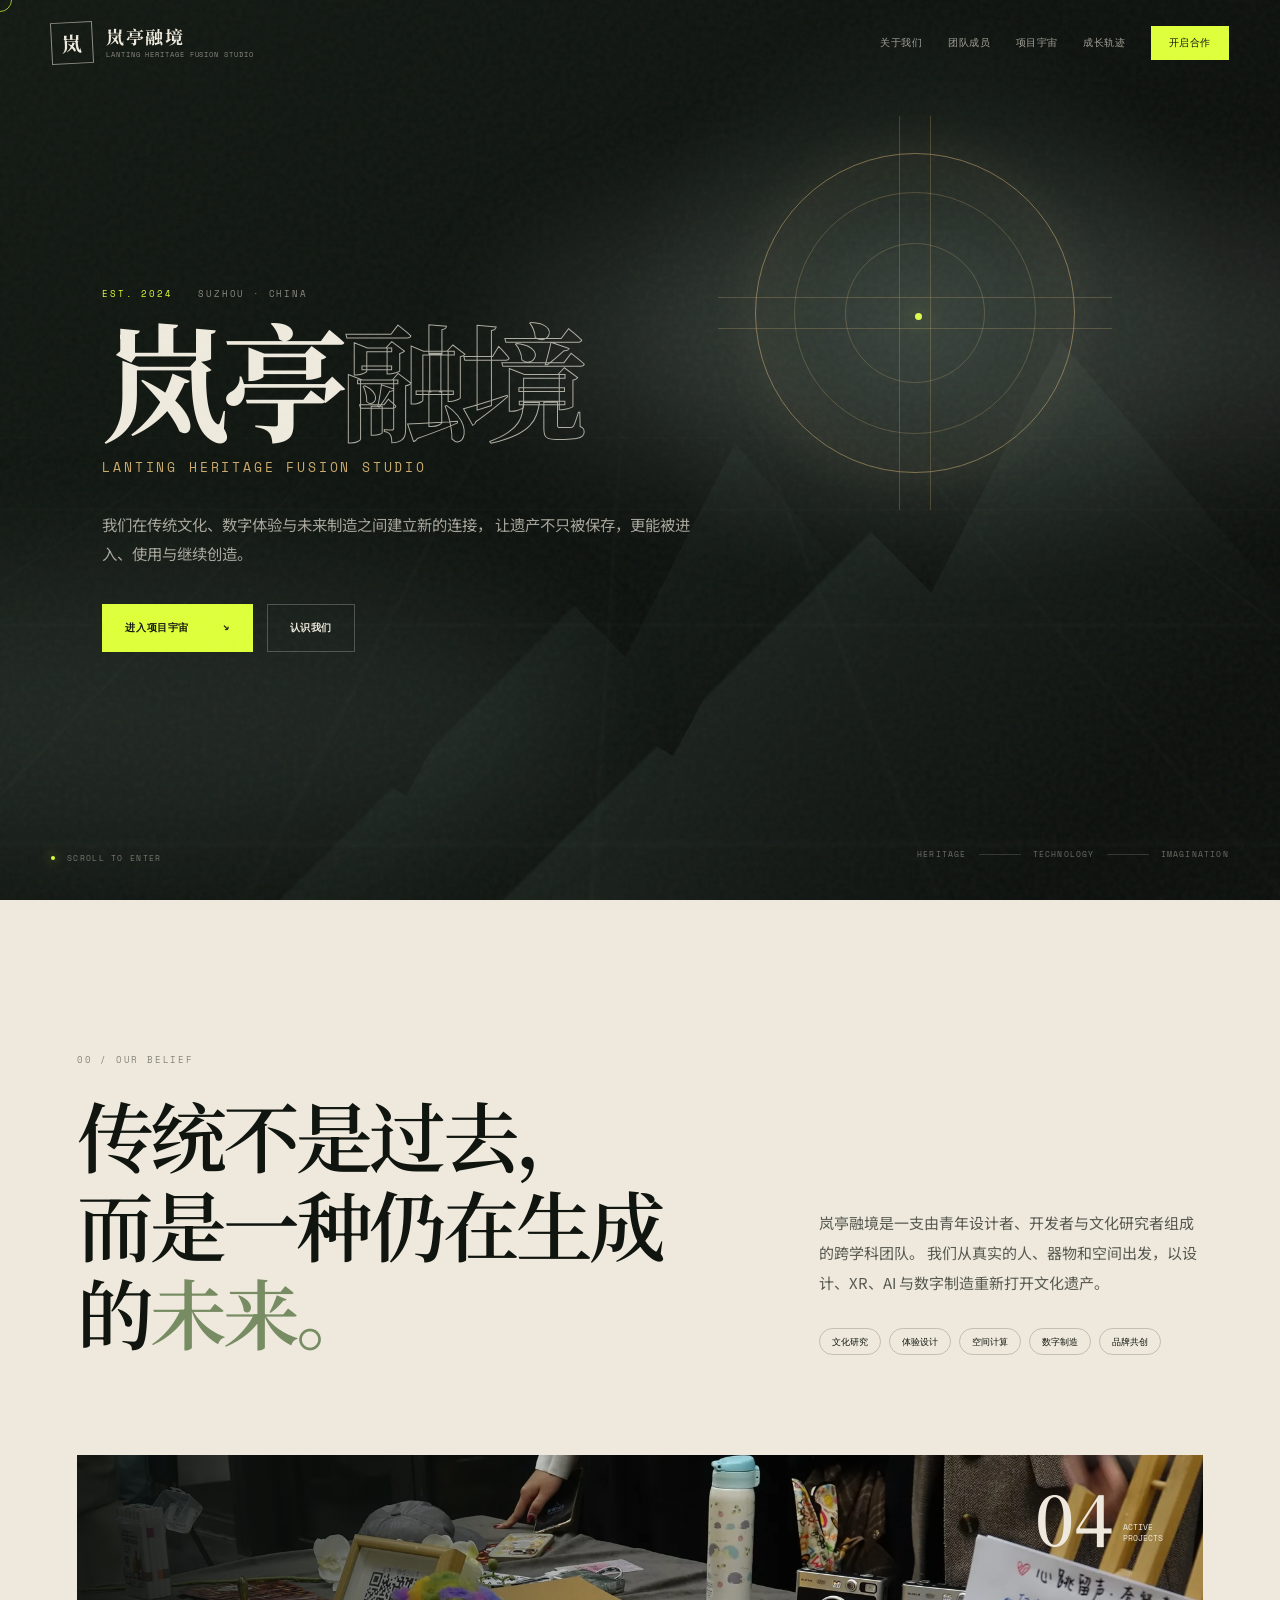
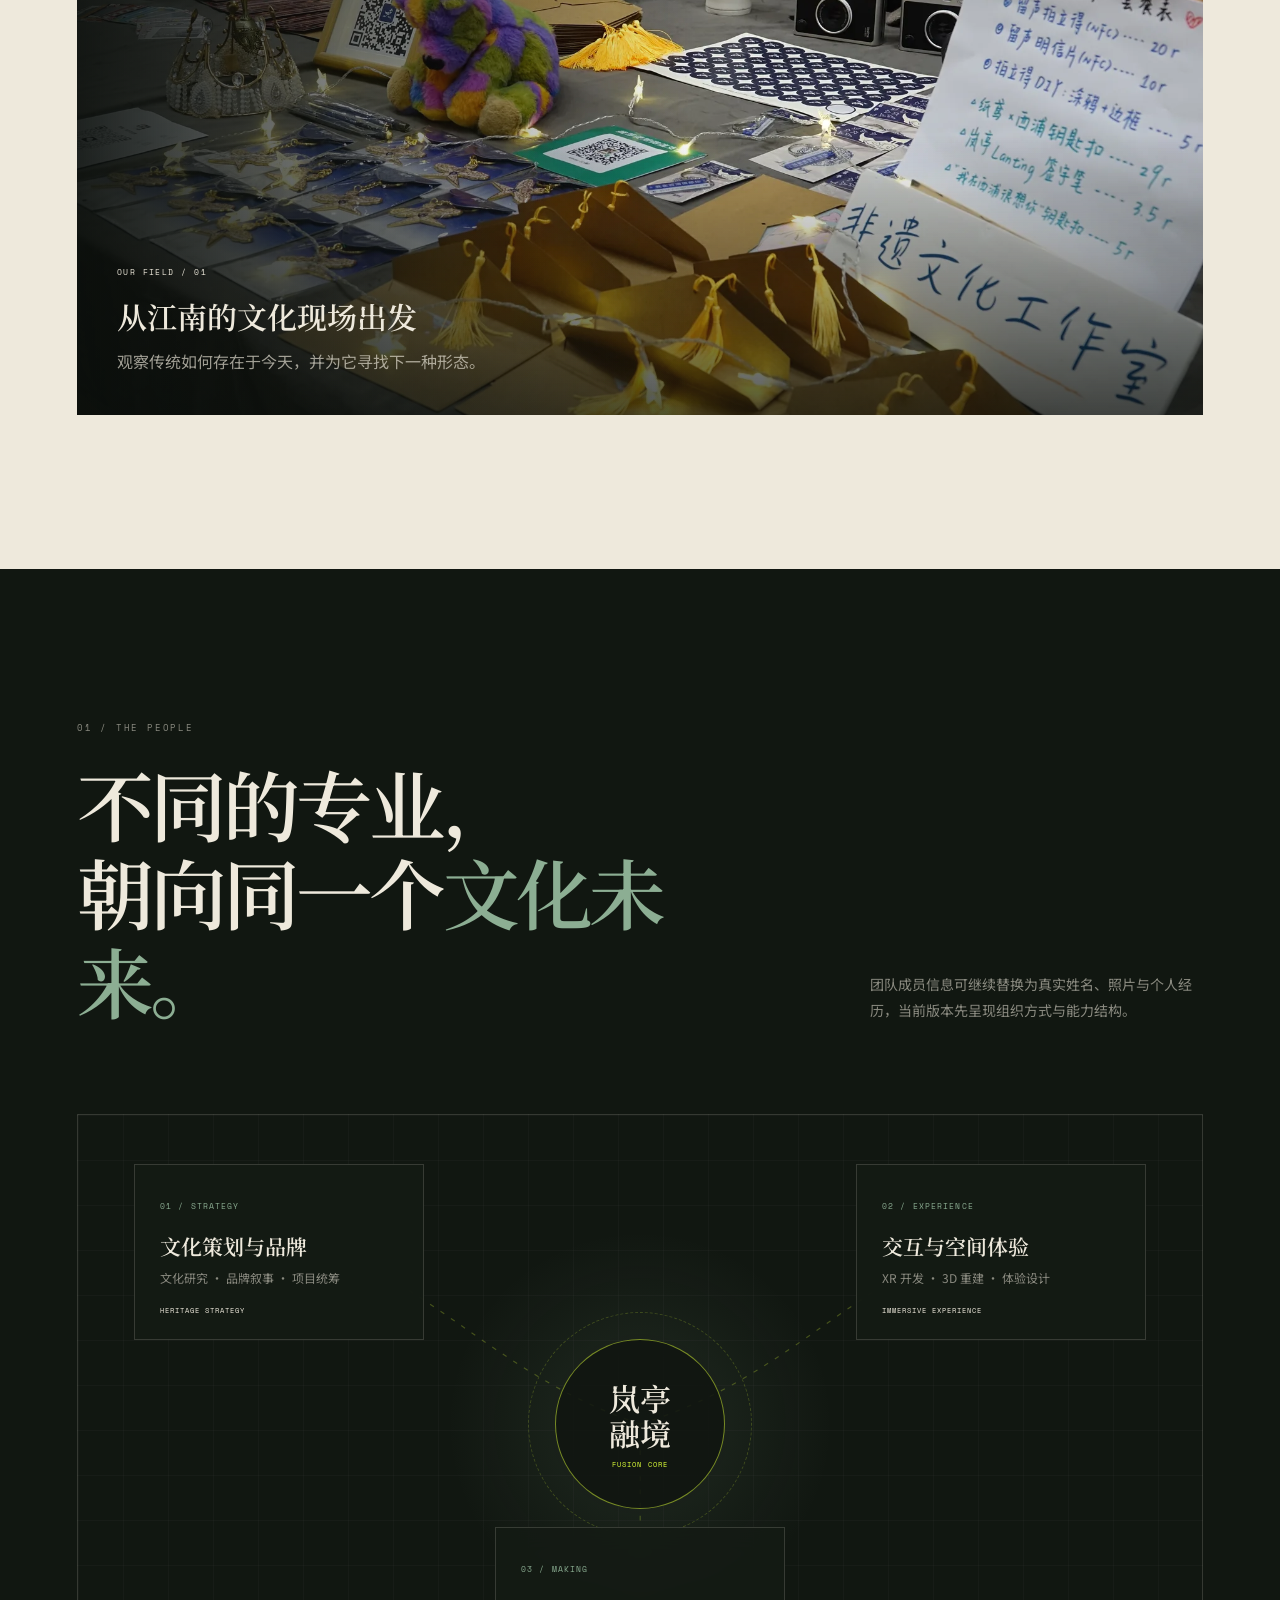
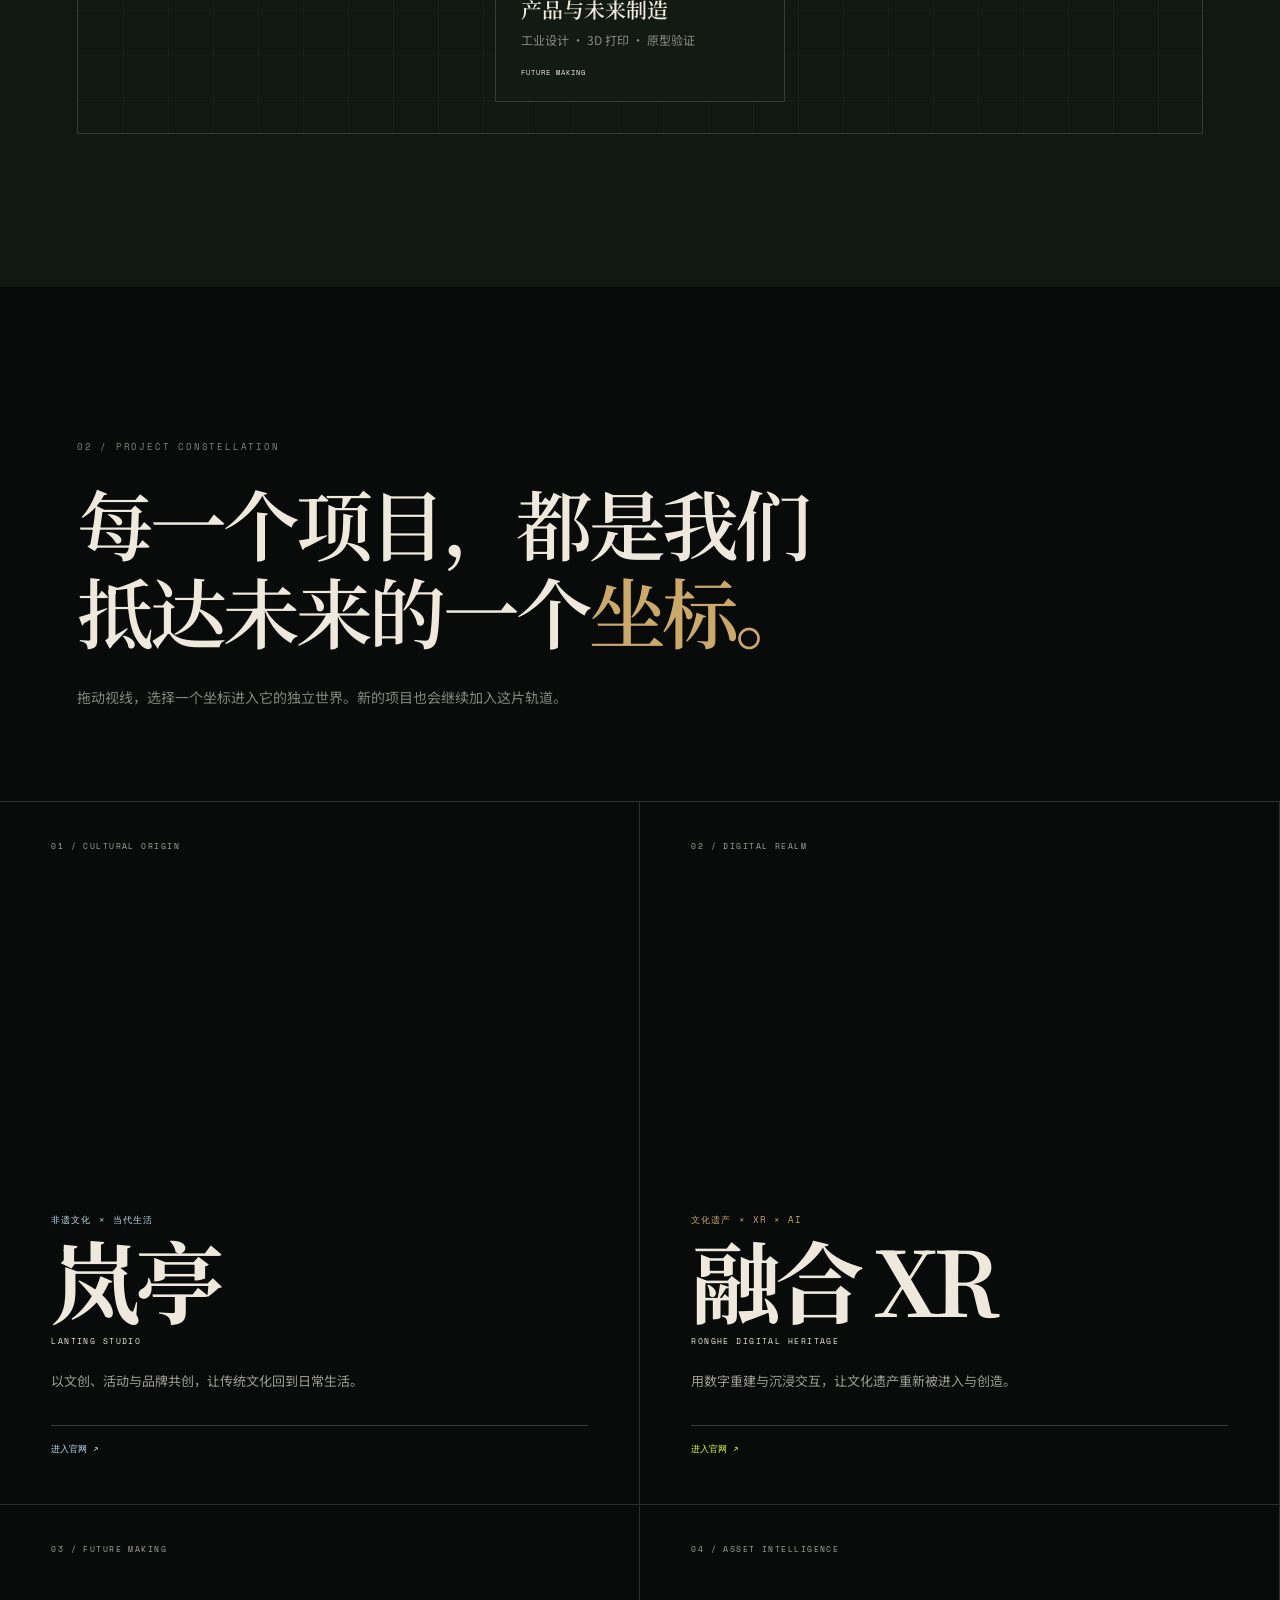
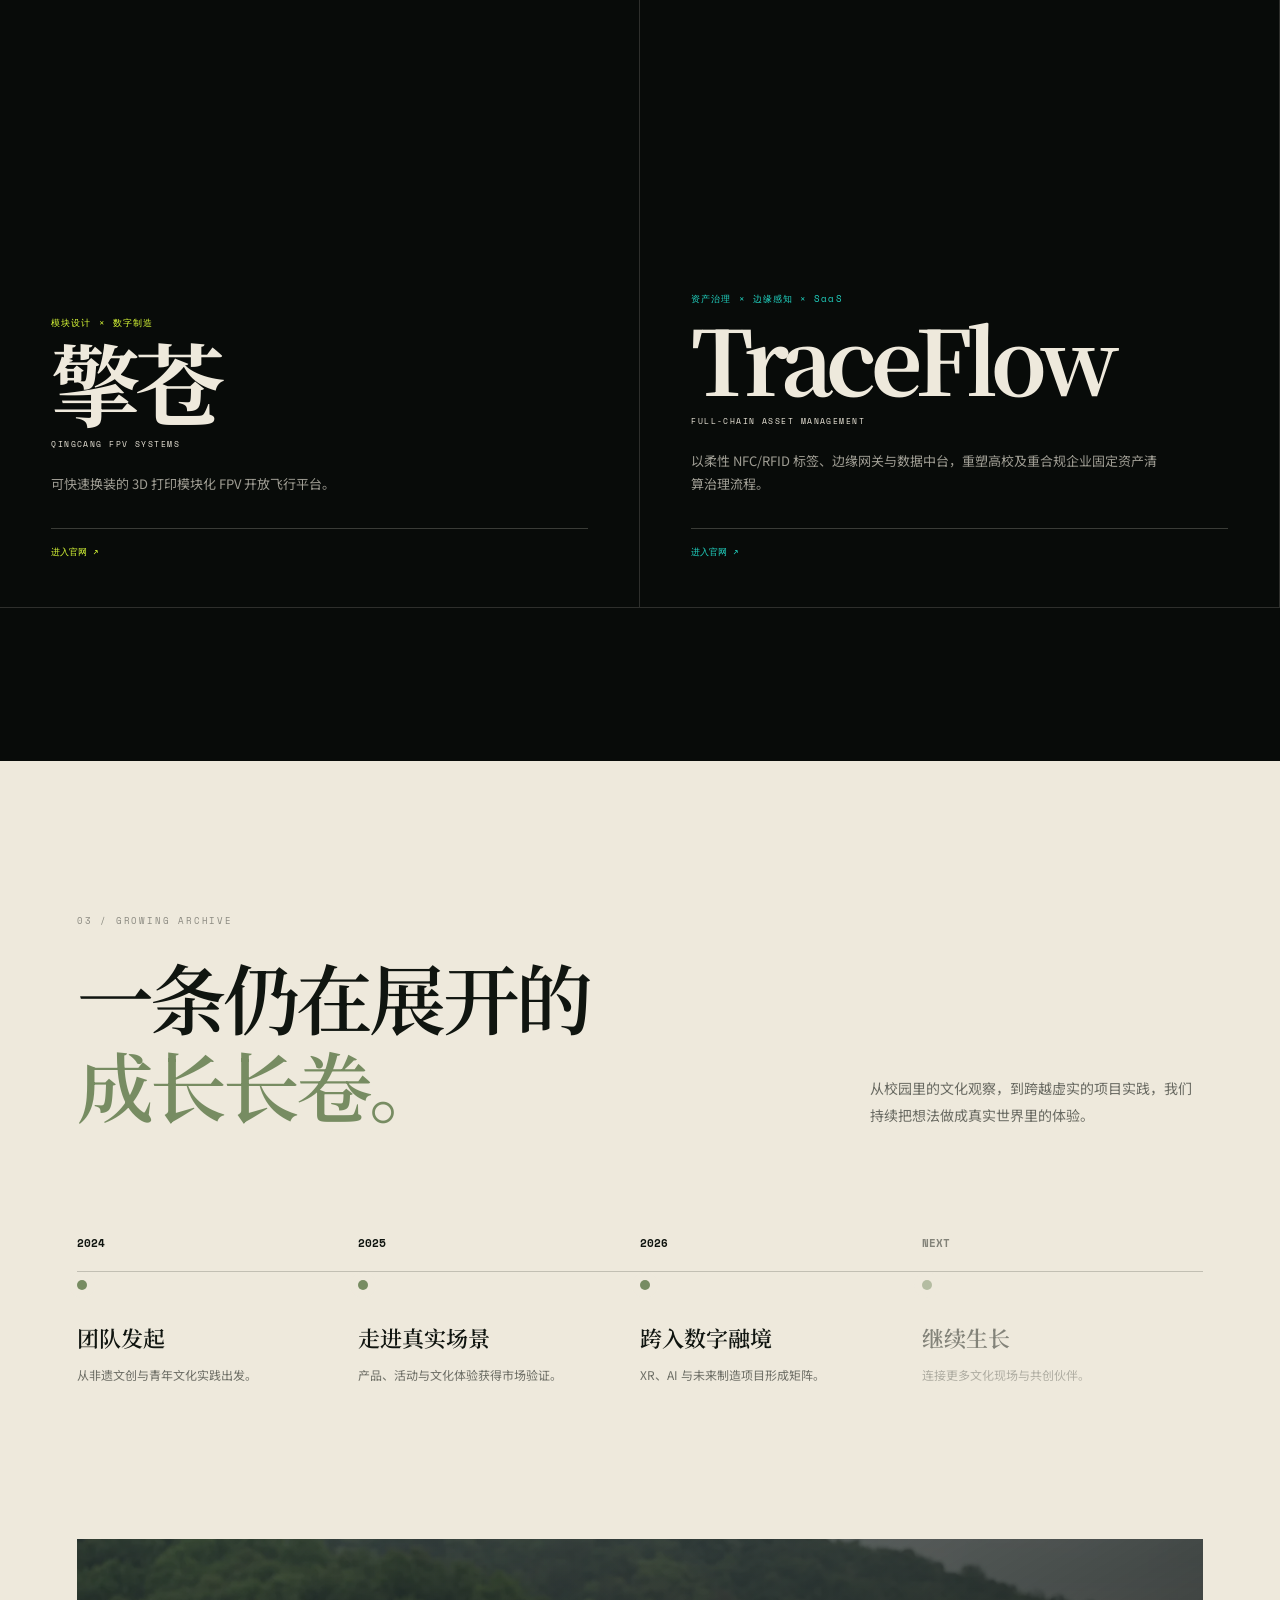
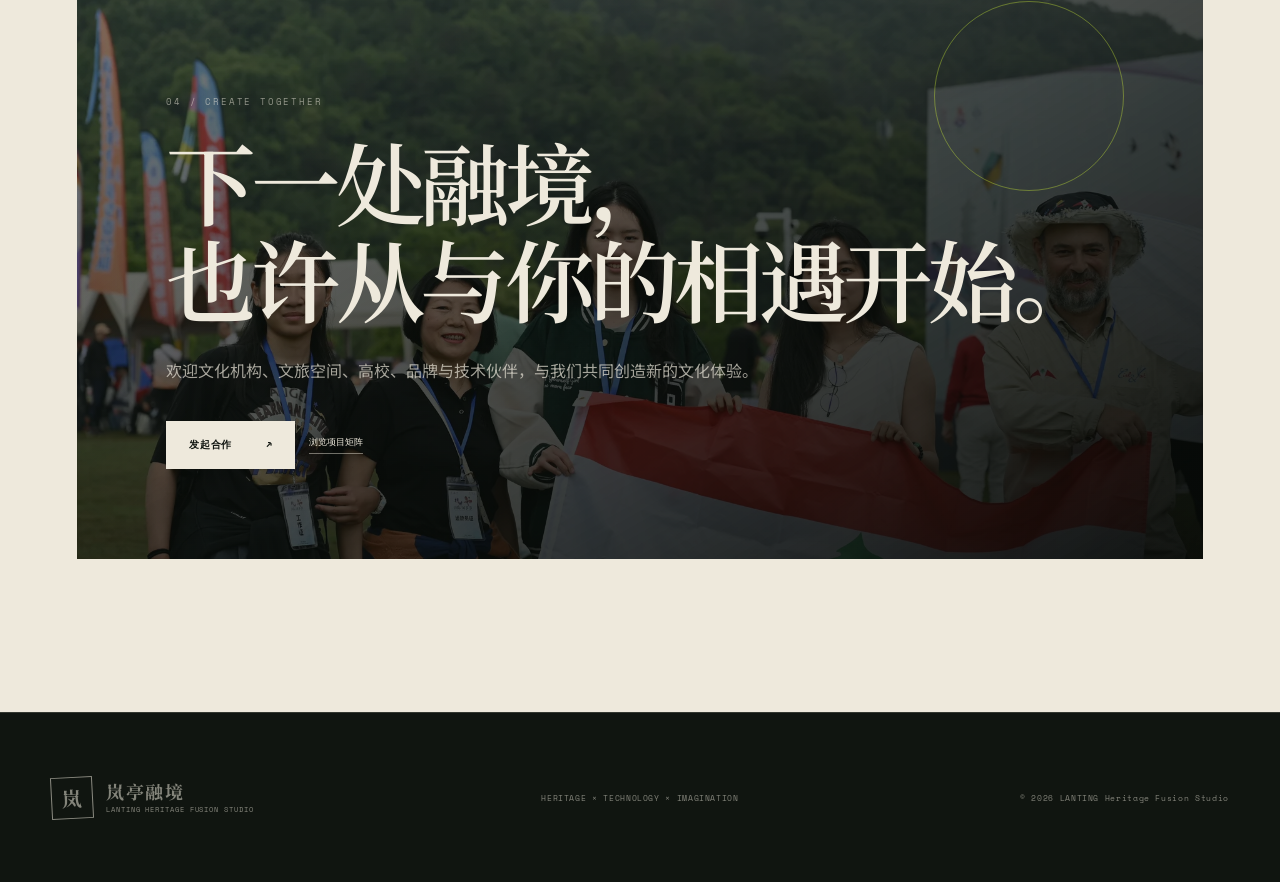
<file: studio/index.html>
<!DOCTYPE html>
<html lang="zh-CN">
<head>
  <meta charset="UTF-8" />
  <meta name="viewport" content="width=device-width, initial-scale=1.0" />
  <meta name="description" content="岚亭融境 LANTING Heritage Fusion Studio：连接文化遗产、数字体验与未来制造的青年跨学科团队。" />
  <meta name="theme-color" content="#101510" />
  <title>岚亭融境｜LANTING Heritage Fusion Studio</title>
  <link rel="icon" type="image/jpeg" href="assets/favicon.jpg" />
  <link rel="stylesheet" href="style.css?v=20260625-2" />
</head>
<body>
  <div class="portal-grain" aria-hidden="true"></div>
  <div class="cursor-orbit" aria-hidden="true"></div>

  <header class="portal-header" id="top">
    <a class="portal-brand" href="#home" aria-label="岚亭融境首页">
      <span class="portal-seal">岚</span>
      <span>岚亭融境<small>LANTING HERITAGE FUSION STUDIO</small></span>
    </a>
    <button class="portal-menu-toggle" type="button" aria-label="打开导航" aria-expanded="false">
      <span></span><span></span>
    </button>
    <nav class="portal-nav" aria-label="主导航">
      <a href="#about">关于我们</a>
      <a href="#team">团队成员</a>
      <a href="#projects">项目宇宙</a>
      <a href="#timeline">成长轨迹</a>
      <a class="portal-nav-cta" href="#contact">开启合作</a>
    </nav>
  </header>

  <main>
    <section class="portal-hero" id="home">
      <div class="mist mist-one"></div>
      <div class="mist mist-two"></div>
      <div class="mountain mountain-back"></div>
      <div class="mountain mountain-front"></div>
      <div class="digital-sun" aria-hidden="true">
        <span></span><span></span><span></span>
      </div>
      <div class="hero-grid" aria-hidden="true"></div>

      <div class="portal-hero-copy reveal">
        <p class="portal-kicker"><span>EST. 2024</span> SUZHOU · CHINA</p>
        <h1>
          <span>岚亭</span><em>融境</em>
          <small>LANTING HERITAGE FUSION STUDIO</small>
        </h1>
        <p class="portal-hero-lead">
          我们在传统文化、数字体验与未来制造之间建立新的连接，
          让遗产不只被保存，更能被进入、使用与继续创造。
        </p>
        <div class="portal-hero-actions">
          <a class="portal-button primary" href="#projects">进入项目宇宙 <i>↘</i></a>
          <a class="portal-button ghost" href="#about">认识我们</a>
        </div>
      </div>

      <div class="hero-coordinate reveal">
        <span>HERITAGE</span><i></i><span>TECHNOLOGY</span><i></i><span>IMAGINATION</span>
      </div>
      <a class="portal-scroll" href="#about"><span></span>SCROLL TO ENTER</a>
    </section>

    <section class="portal-about portal-section" id="about">
      <div class="section-code reveal">00 / OUR BELIEF</div>
      <div class="about-statement">
        <h2 class="reveal">传统不是过去，<br />而是一种仍在生成的<em>未来。</em></h2>
        <div class="about-copy reveal">
          <p>
            岚亭融境是一支由青年设计者、开发者与文化研究者组成的跨学科团队。
            我们从真实的人、器物和空间出发，以设计、XR、AI 与数字制造重新打开文化遗产。
          </p>
          <div class="about-tags">
            <span>文化研究</span><span>体验设计</span><span>空间计算</span>
            <span>数字制造</span><span>品牌共创</span>
          </div>
        </div>
      </div>
      <div class="about-panorama reveal">
        <div class="panorama-image"></div>
        <div class="panorama-caption">
          <span>OUR FIELD / 01</span>
          <strong>从江南的文化现场出发</strong>
          <p>观察传统如何存在于今天，并为它寻找下一种形态。</p>
        </div>
        <div class="panorama-stat"><strong>04</strong><span>ACTIVE<br />PROJECTS</span></div>
      </div>
    </section>

    <section class="team portal-section" id="team">
      <div class="section-heading reveal">
        <div>
          <p class="section-code">01 / THE PEOPLE</p>
          <h2>不同的专业，<br />朝向同一个<em>文化未来。</em></h2>
        </div>
        <p>团队成员信息可继续替换为真实姓名、照片与个人经历，当前版本先呈现组织方式与能力结构。</p>
      </div>

      <div class="team-network reveal">
        <div class="team-core">
          <span class="core-ring"></span>
          <strong>岚亭<br />融境</strong>
          <small>FUSION CORE</small>
        </div>
        <article class="member-card member-a">
          <span>01 / STRATEGY</span>
          <h3>文化策划与品牌</h3>
          <p>文化研究 · 品牌叙事 · 项目统筹</p>
          <small>HERITAGE STRATEGY</small>
        </article>
        <article class="member-card member-b">
          <span>02 / EXPERIENCE</span>
          <h3>交互与空间体验</h3>
          <p>XR 开发 · 3D 重建 · 体验设计</p>
          <small>IMMERSIVE EXPERIENCE</small>
        </article>
        <article class="member-card member-c">
          <span>03 / MAKING</span>
          <h3>产品与未来制造</h3>
          <p>工业设计 · 3D 打印 · 原型验证</p>
          <small>FUTURE MAKING</small>
        </article>
        <svg class="network-lines" viewBox="0 0 1000 520" preserveAspectRatio="none" aria-hidden="true">
          <path d="M500 260 C370 220 300 125 190 105" />
          <path d="M500 260 C640 220 705 120 820 105" />
          <path d="M500 260 C500 350 500 395 500 465" />
        </svg>
      </div>
    </section>

    <section class="projects portal-section" id="projects">
      <div class="project-orbit-heading reveal">
        <p class="section-code">02 / PROJECT CONSTELLATION</p>
        <h2>每一个项目，都是我们<br />抵达未来的一个<em>坐标。</em></h2>
        <p>拖动视线，选择一个坐标进入它的独立世界。新的项目也会继续加入这片轨道。</p>
      </div>

      <div class="project-list">
        <article class="project-card project-lanting reveal">
          <a href="../lanting/" aria-label="进入岚亭项目官网">
            <div class="project-media"><span></span></div>
            <div class="project-number">01 / CULTURAL ORIGIN</div>
            <div class="project-copy">
              <p>非遗文化 × 当代生活</p>
              <h3>岚亭</h3>
              <span>LANTING STUDIO</span>
              <small>以文创、活动与品牌共创，让传统文化回到日常生活。</small>
            </div>
            <i class="project-enter">进入官网 ↗</i>
          </a>
        </article>

        <article class="project-card project-ronghe reveal">
          <a href="../ronghe/" aria-label="进入融合 XR 项目官网">
            <div class="project-media"><span></span></div>
            <div class="project-number">02 / DIGITAL REALM</div>
            <div class="project-copy">
              <p>文化遗产 × XR × AI</p>
              <h3>融合 XR</h3>
              <span>RONGHE DIGITAL HERITAGE</span>
              <small>用数字重建与沉浸交互，让文化遗产重新被进入与创造。</small>
            </div>
            <i class="project-enter">进入官网 ↗</i>
          </a>
        </article>

        <article class="project-card project-qingcang reveal">
          <a href="../qingcang/" aria-label="进入擎苍项目官网">
            <div class="project-media"><span></span></div>
            <div class="project-number">03 / FUTURE MAKING</div>
            <div class="project-copy">
              <p>模块设计 × 数字制造</p>
              <h3>擎苍</h3>
              <span>QINGCANG FPV SYSTEMS</span>
              <small>可快速换装的 3D 打印模块化 FPV 开放飞行平台。</small>
            </div>
            <i class="project-enter">进入官网 ↗</i>
          </a>
        </article>

        <article class="project-card project-traceflow reveal">
          <a href="../traceflow/" aria-label="进入 TraceFlow 项目官网">
            <div class="project-media"><span></span></div>
            <div class="project-number">04 / ASSET INTELLIGENCE</div>
            <div class="project-copy">
              <p>资产治理 × 边缘感知 × SaaS</p>
              <h3>TraceFlow</h3>
              <span>FULL-CHAIN ASSET MANAGEMENT</span>
              <small>以柔性 NFC/RFID 标签、边缘网关与数据中台，重塑高校及重合规企业固定资产清算治理流程。</small>
            </div>
            <i class="project-enter">进入官网 ↗</i>
          </a>
        </article>
      </div>
    </section>

    <section class="timeline portal-section" id="timeline">
      <div class="section-heading reveal">
        <div>
          <p class="section-code">03 / GROWING ARCHIVE</p>
          <h2>一条仍在展开的<br /><em>成长长卷。</em></h2>
        </div>
        <p>从校园里的文化观察，到跨越虚实的项目实践，我们持续把想法做成真实世界里的体验。</p>
      </div>
      <div class="timeline-track reveal">
        <article><span>2024</span><i></i><h3>团队发起</h3><p>从非遗文创与青年文化实践出发。</p></article>
        <article><span>2025</span><i></i><h3>走进真实场景</h3><p>产品、活动与文化体验获得市场验证。</p></article>
        <article><span>2026</span><i></i><h3>跨入数字融境</h3><p>XR、AI 与未来制造项目形成矩阵。</p></article>
        <article class="timeline-next"><span>NEXT</span><i></i><h3>继续生长</h3><p>连接更多文化现场与共创伙伴。</p></article>
      </div>
    </section>

    <section class="portal-contact portal-section" id="contact">
      <div class="contact-landscape reveal">
        <div class="contact-sun"></div>
        <p class="section-code">04 / CREATE TOGETHER</p>
        <h2>下一处融境，<br />也许从与你的相遇开始。</h2>
        <p>欢迎文化机构、文旅空间、高校、品牌与技术伙伴，与我们共同创造新的文化体验。</p>
        <div>
          <a class="portal-button light" href="https://outlook.office.com/mail/deeplink/compose?to=hello@lantingstudio.cn&amp;subject=%E5%B2%9A%E4%BA%AD%E8%9E%8D%E5%A2%83%20%E5%90%88%E4%BD%9C%E5%92%A8%E8%AF%A2" target="_blank" rel="noopener">发起合作 <i>↗</i></a>
          <a class="portal-text-link" href="#projects">浏览项目矩阵</a>
        </div>
      </div>
    </section>
  </main>

  <footer class="portal-footer">
    <div class="portal-brand">
      <span class="portal-seal">岚</span>
      <span>岚亭融境<small>LANTING HERITAGE FUSION STUDIO</small></span>
    </div>
    <p>HERITAGE × TECHNOLOGY × IMAGINATION</p>
    <p>© <span id="year"></span> LANTING Heritage Fusion Studio</p>
  </footer>

  <script src="script.js?v=20260625-2"></script>
</body>
</html>
</file>
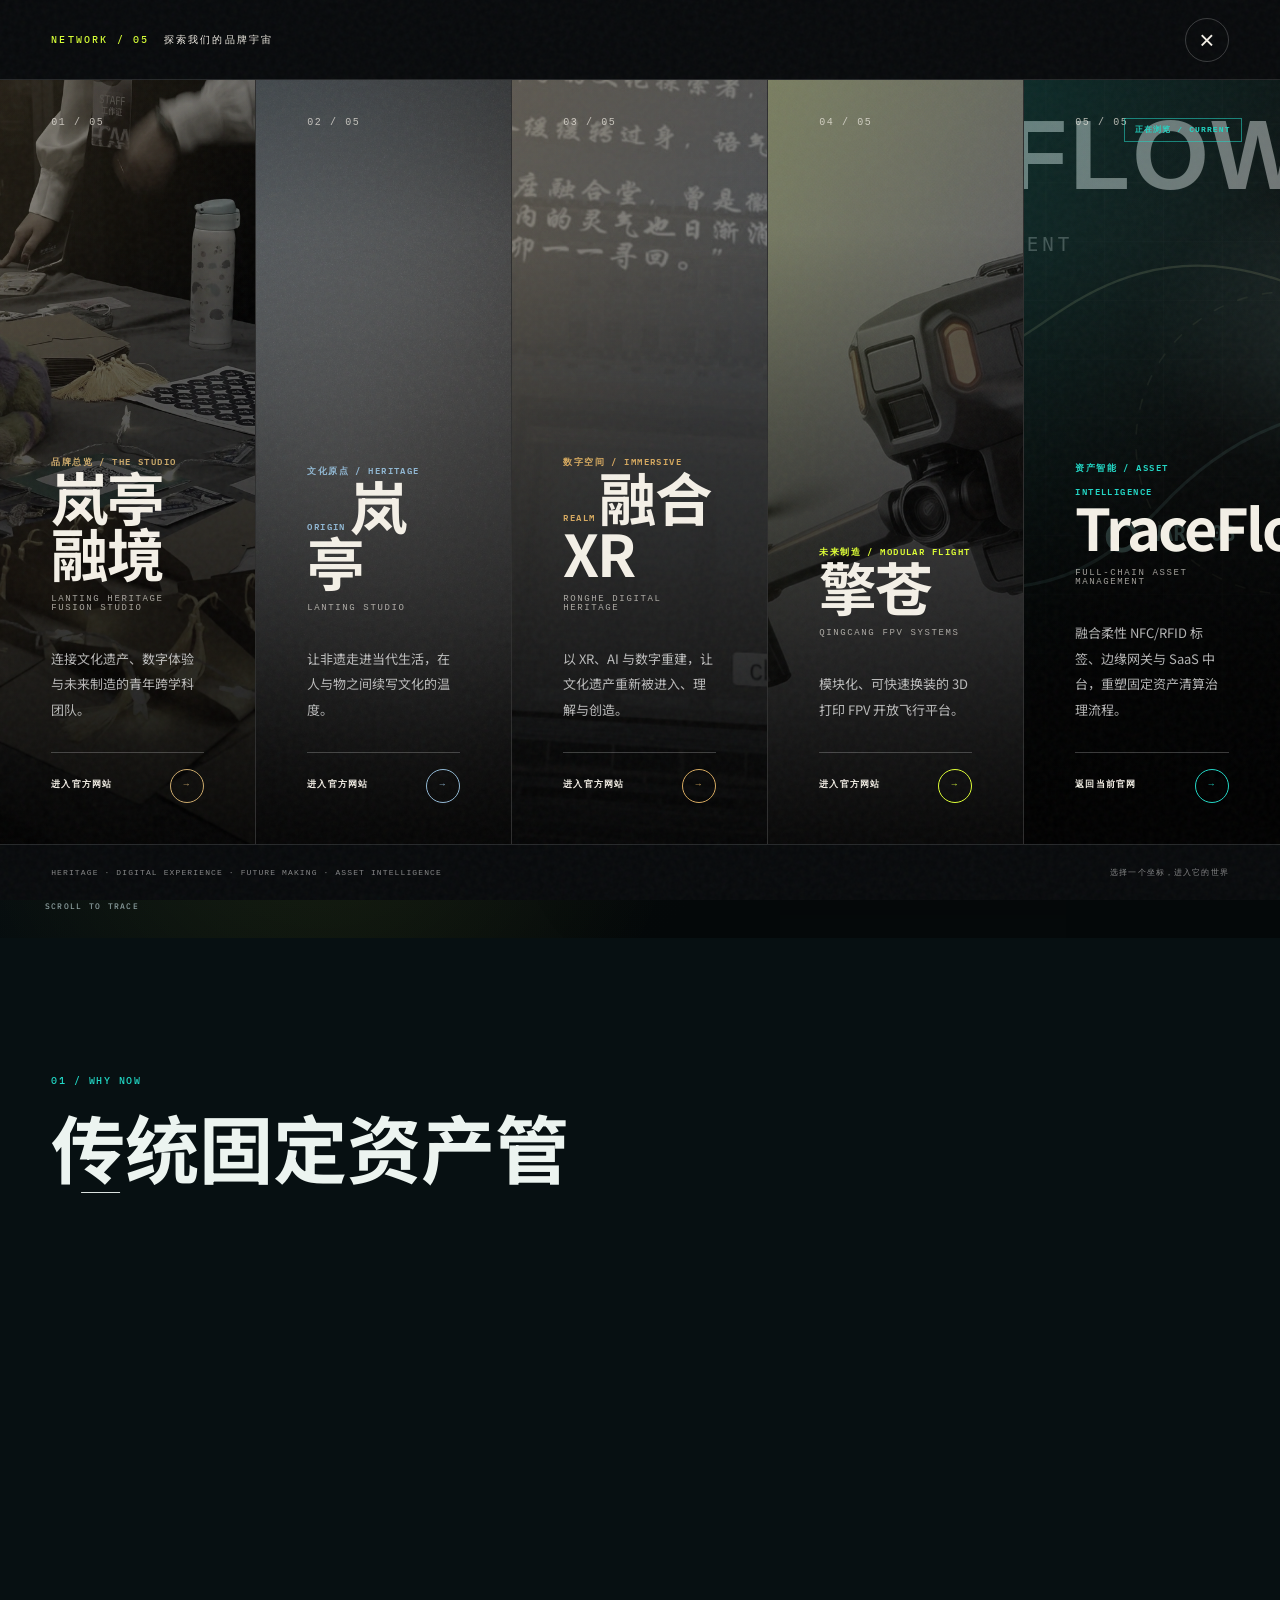
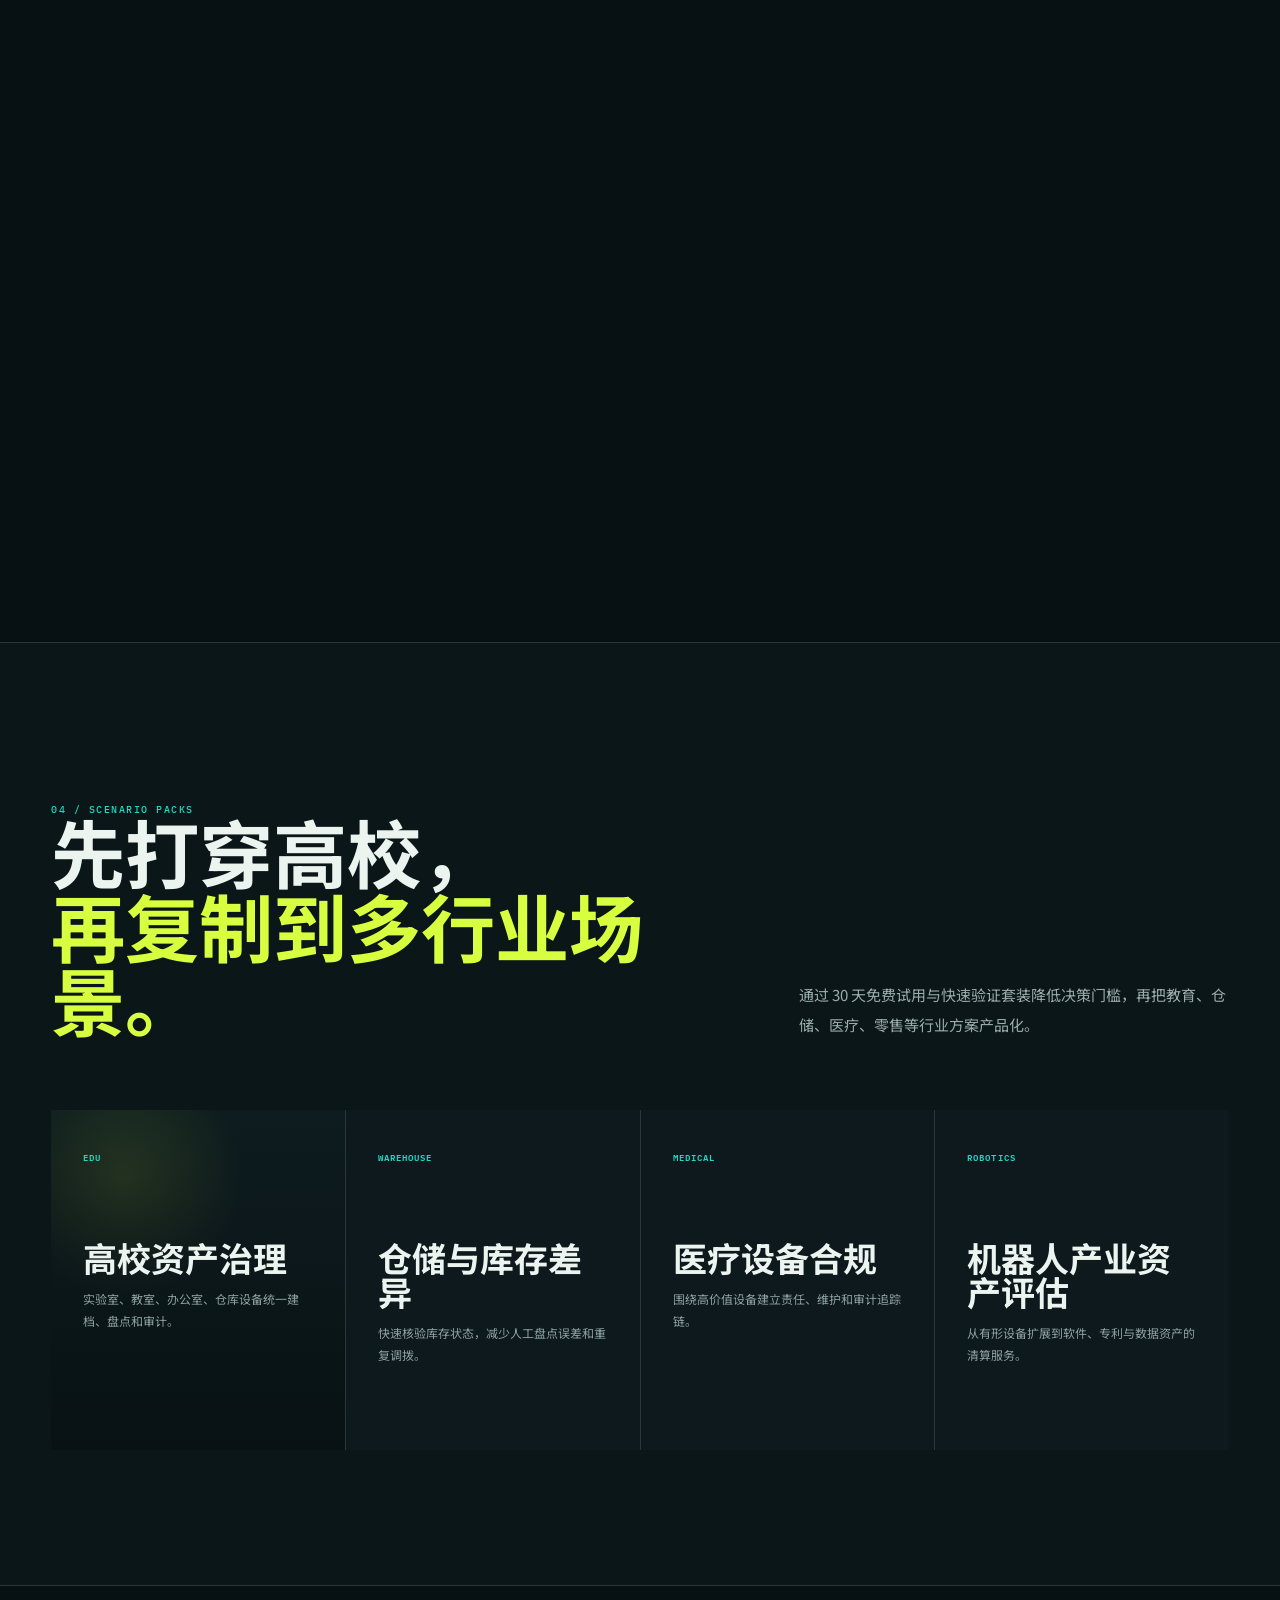
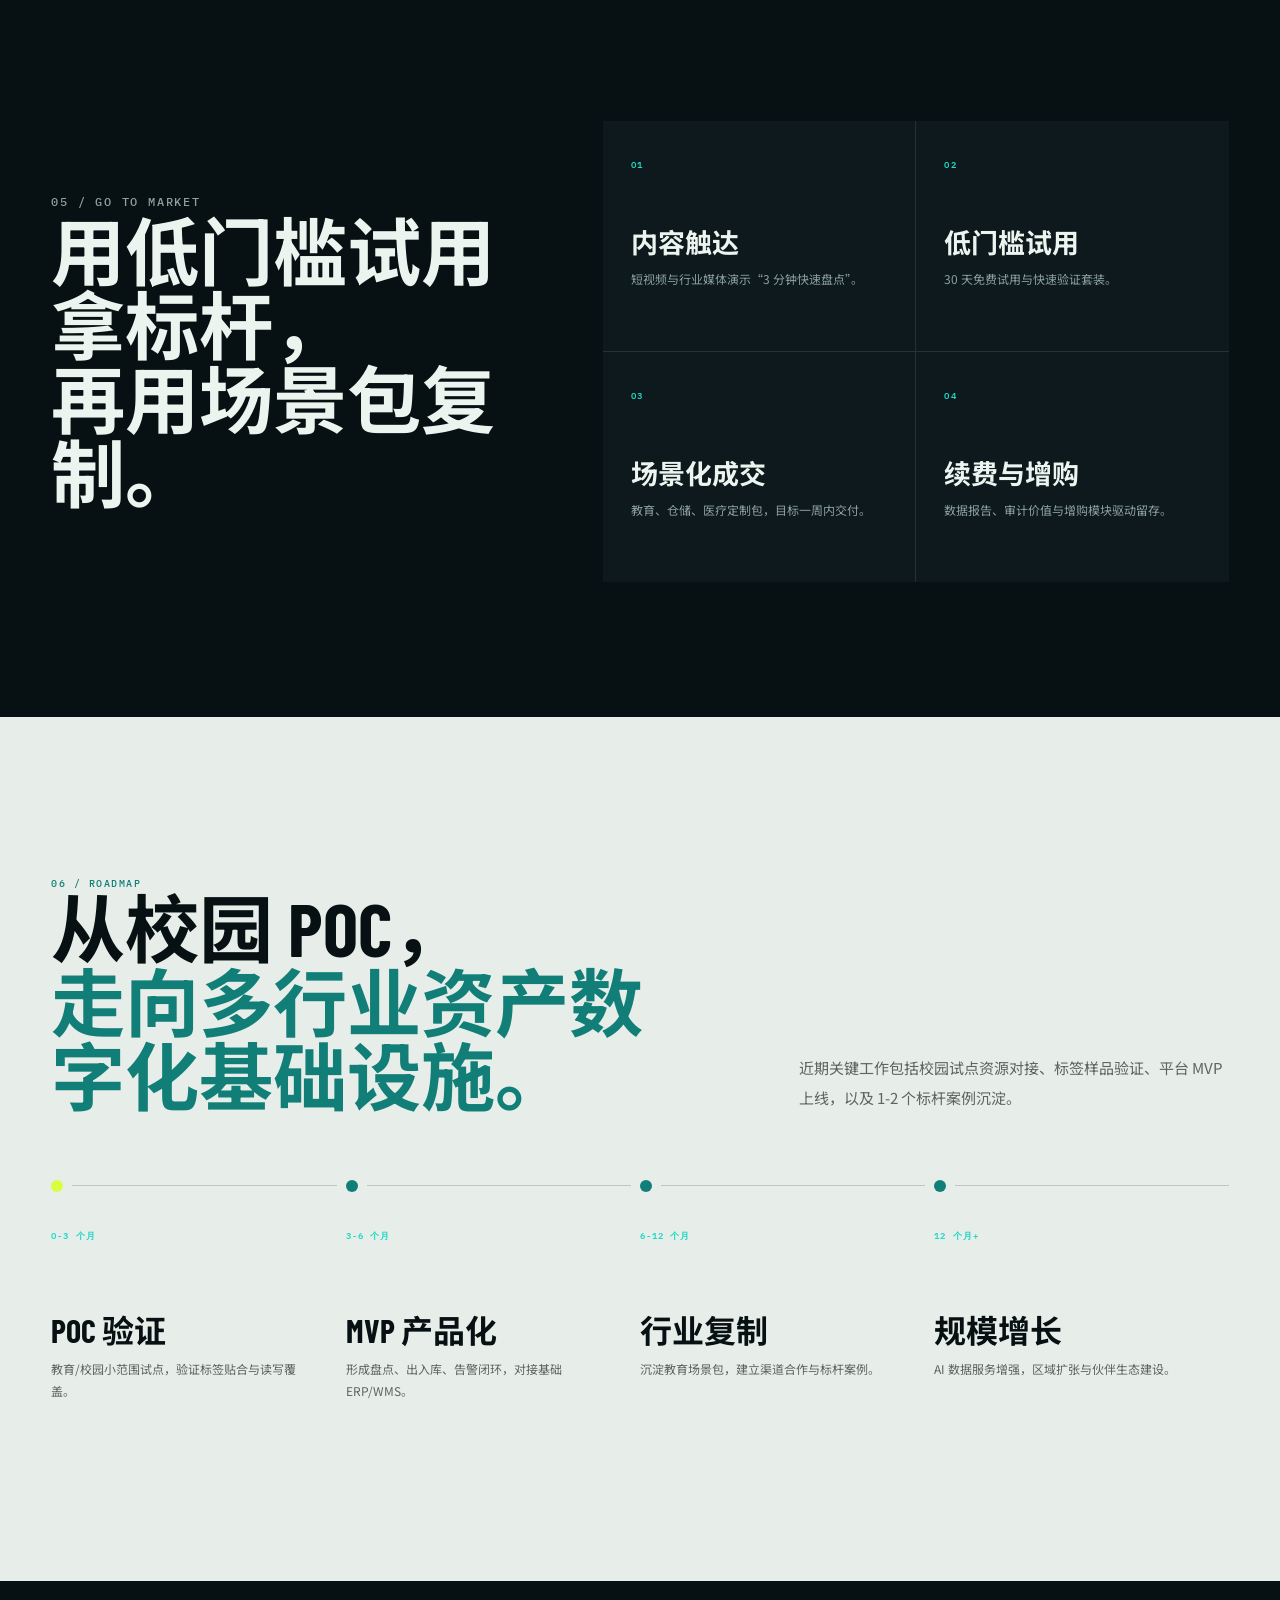
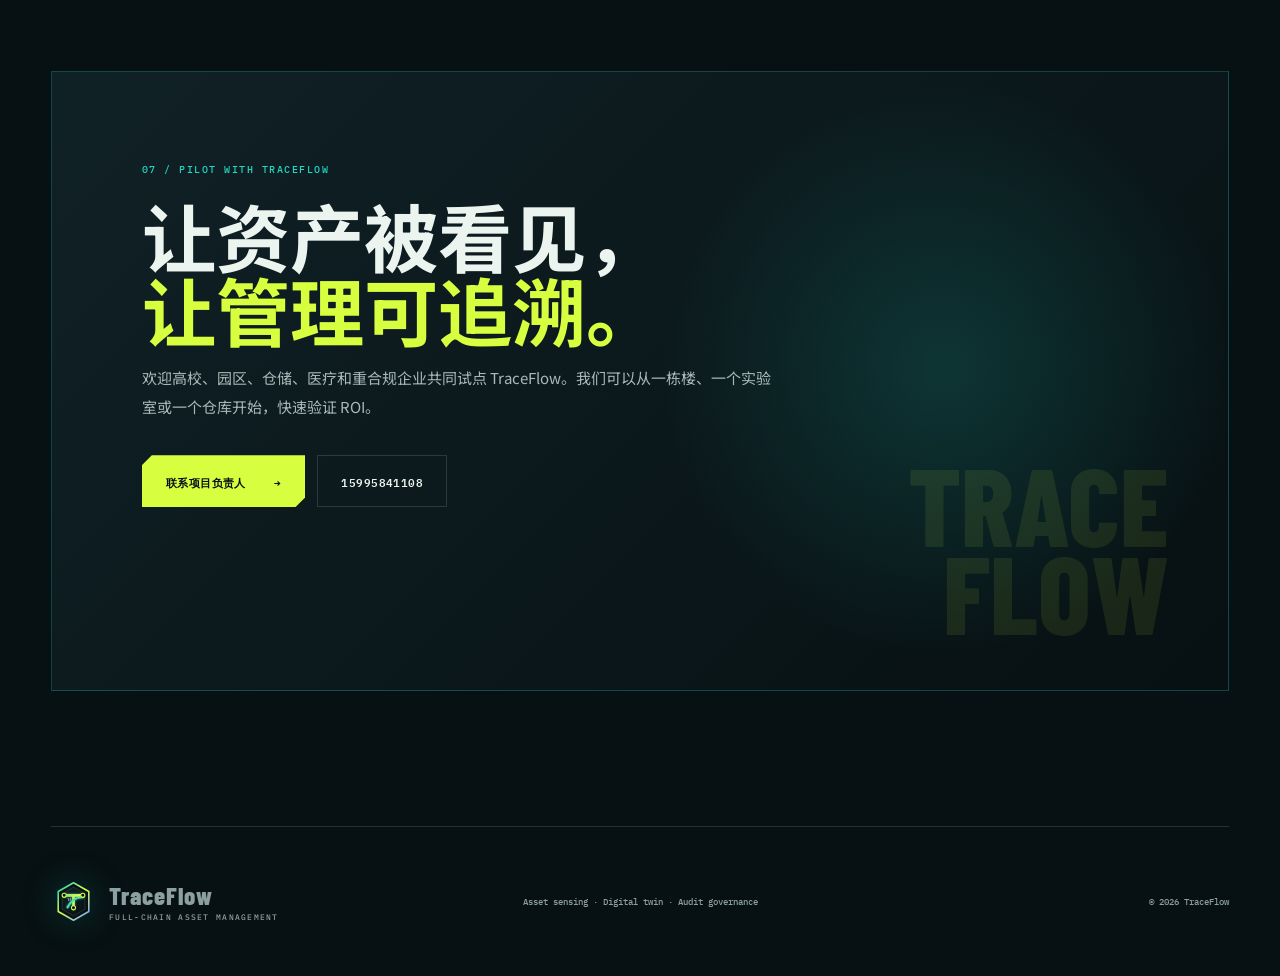
<file: traceflow/index.html>
<!DOCTYPE html>
<html lang="zh-CN">
<head>
  <meta charset="UTF-8" />
  <meta name="viewport" content="width=device-width, initial-scale=1.0" />
  <meta name="description" content="TraceFlow 全链资产管理系统：融合柔性 NFC/RFID 标签、边缘感知设备与 SaaS 平台，为高校及重合规企业提供轻量化固定资产治理方案。" />
  <meta name="theme-color" content="#071012" />
  <title>TraceFlow 全链资产管理系统</title>
  <link rel="icon" type="image/svg+xml" href="assets/traceflow-logo.svg" />
  <link rel="stylesheet" href="style.css" />
  <link rel="stylesheet" href="../shared/brand-switcher.css?v=20260626-1" />
</head>
<body>
  <div class="tf-noise" aria-hidden="true"></div>
  <div class="tf-cursor" aria-hidden="true"></div>

  <header class="tf-header" id="top">
    <a class="tf-brand" href="#home" aria-label="TraceFlow 首页">
      <span class="tf-mark"><img src="assets/traceflow-logo.svg" alt="" /></span>
      <span>TraceFlow<small>FULL-CHAIN ASSET MANAGEMENT</small></span>
    </a>
    <button class="tf-menu" type="button" aria-label="打开导航" aria-expanded="false"><span></span><span></span></button>
    <nav class="tf-nav" aria-label="主导航">
      <a href="#pain">行业痛点</a>
      <a href="#solution">解决方案</a>
      <a href="#moat">核心优势</a>
      <a href="#scenarios">场景方案</a>
      <a href="#roadmap">路线图</a>
      <a class="tf-nav-cta" href="#contact">申请试点</a>
    </nav>
  </header>

  <main>
    <section class="tf-hero" id="home">
      <div class="tf-grid" aria-hidden="true"></div>
      <div class="tf-hero-copy reveal">
        <p class="tf-kicker"><span>ASSET DIGITAL TWIN</span> 高校首发 · 企业复制</p>
        <h1>让每一件资产<br /><em>拥有数字生命。</em></h1>
        <p class="tf-lead">
          TraceFlow 融合柔性 NFC/RFID 标签、边缘感知设备与 SaaS 数据中台，
          为高校及重合规企业提供低成本、轻部署、可审计的固定资产治理方案。
        </p>
        <div class="tf-actions">
          <a class="tf-button primary" href="#solution">查看系统方案 <i>→</i></a>
          <a class="tf-button ghost" href="#contact">30 天试点验证</a>
        </div>
        <div class="tf-proof">
          <span><strong>2000+</strong>单次人工盘点工时痛点</span>
          <span><strong>&lt;2h</strong>轻量部署目标</span>
          <span><strong>70%+</strong>目标毛利率</span>
        </div>
      </div>

      <div class="tf-dashboard reveal" aria-label="TraceFlow 资产数字孪生仪表盘示意">
        <div class="dash-top">
          <span>TRACEFLOW LIVE OPS</span>
          <b>ONLINE</b>
        </div>
        <div class="campus-map">
          <span class="map-ring"></span>
          <button class="asset-dot dot-a" type="button"><i></i><small>LAB-A12</small></button>
          <button class="asset-dot dot-b" type="button"><i></i><small>WARE-03</small></button>
          <button class="asset-dot dot-c" type="button"><i></i><small>ROOM-409</small></button>
          <button class="asset-dot dot-d warning" type="button"><i></i><small>ALERT</small></button>
          <div class="scan-beam"></div>
        </div>
        <div class="dash-metrics">
          <article><span>盘点完成率</span><strong>97.8%</strong></article>
          <article><span>异常资产</span><strong>12</strong></article>
          <article><span>账实校验</span><strong>PASS</strong></article>
        </div>
      </div>
      <a class="tf-scroll" href="#pain">SCROLL TO TRACE</a>
    </section>

    <section class="tf-section pain" id="pain">
      <p class="section-code reveal">01 / WHY NOW</p>
      <div class="pain-lead reveal">
        <h2>传统固定资产管理，<br />正在系统性失效。</h2>
        <p>一所拥有 4 万件固定资产的高校，仅一次人工盘点就可能消耗 2000+ 工时。资产管理问题，已经从后勤效率问题升级为数字治理与审计合规问题。</p>
      </div>
      <div class="pain-grid reveal">
        <article><span>PAIN 01</span><h3>人力摩擦</h3><p>人工寻找、核对、登记，每件资产平均约 3 分钟，规模一大就变成“盘点大考”。</p></article>
        <article><span>PAIN 02</span><h3>糊涂账</h3><p>标签污损、责任人变更、搬迁维修不同步，造成重复采购、坏账与审计压力。</p></article>
        <article><span>PAIN 03</span><h3>监管升级</h3><p>资产状态需要可查询、可追溯、可证明，传统台账难以支撑实时治理。</p></article>
      </div>
    </section>

    <section class="tf-section solution" id="solution">
      <div class="section-heading reveal">
        <div>
          <p class="section-code">02 / SOLUTION STACK</p>
          <h2>标签、网关与平台，<br /><em>形成资产全生命周期闭环。</em></h2>
        </div>
        <p>TraceFlow 不追求昂贵的厘米级实时定位，而是锁定更广泛、更高 ROI 的“批量盘点 + 静态监管 + 审计闭环”。</p>
      </div>

      <div class="stack-flow reveal">
        <article>
          <span>01 / SENSE</span>
          <h3>柔性 NFC/RFID 标签</h3>
          <p>超薄无源标签绑定资产唯一 ID，适配低价值批量资产与高价值精细追踪。</p>
          <b>0.2mm · 寿命 10 年+</b>
        </article>
        <i></i>
        <article>
          <span>02 / EDGE</span>
          <h3>读写器 / 边缘网关</h3>
          <p>手机、小程序或专用读写设备快速读取，支持批量盘点与现场校验。</p>
          <b>200+ 标签/秒</b>
        </article>
        <i></i>
        <article>
          <span>03 / PLATFORM</span>
          <h3>SaaS 数据中台</h3>
          <p>盘点、出入库、告警、审计报告、ERP/WMS 对接，沉淀数字孪生资产档案。</p>
          <b>审计报告导出</b>
        </article>
      </div>
    </section>

    <section class="tf-section moat" id="moat">
      <div class="moat-panel reveal">
        <p class="section-code">03 / COMPETITIVE EDGE</p>
        <h2>不是“能不能做 RFID”，<br />而是能不能低成本规模化落地。</h2>
        <div class="moat-formula">
          <span>低硬件门槛</span><i>×</i><span>高盘点准确率</span><i>×</i><span>数据闭环</span><b>= 难替代</b>
        </div>
      </div>
      <div class="compare-grid reveal">
        <article><span>二维码</span><strong>逐个扫描</strong><p>适合低频盘点，但规模场景效率受限。</p></article>
        <article><span>蓝牙 AoA</span><strong>区域定位</strong><p>定位能力更强，部署复杂度和成本更高。</p></article>
        <article><span>UWB</span><strong>厘米级定位</strong><p>适合高价值移动资产，但不适合大规模低成本铺设。</p></article>
        <article class="active"><span>TraceFlow</span><strong>分层感知</strong><p>以轻量部署切入批量盘点、静态监管与高校资产治理。</p></article>
      </div>
    </section>

    <section class="tf-section scenarios" id="scenarios">
      <div class="section-heading reveal">
        <div>
          <p class="section-code">04 / SCENARIO PACKS</p>
          <h2>先打穿高校，<br /><em>再复制到多行业场景。</em></h2>
        </div>
        <p>通过 30 天免费试用与快速验证套装降低决策门槛，再把教育、仓储、医疗、零售等行业方案产品化。</p>
      </div>
      <div class="scenario-grid reveal">
        <article class="campus"><span>EDU</span><h3>高校资产治理</h3><p>实验室、教室、办公室、仓库设备统一建档、盘点和审计。</p></article>
        <article><span>WAREHOUSE</span><h3>仓储与库存差异</h3><p>快速核验库存状态，减少人工盘点误差和重复调拨。</p></article>
        <article><span>MEDICAL</span><h3>医疗设备合规</h3><p>围绕高价值设备建立责任、维护和审计追踪链。</p></article>
        <article><span>ROBOTICS</span><h3>机器人产业资产评估</h3><p>从有形设备扩展到软件、专利与数据资产的清算服务。</p></article>
      </div>
    </section>

    <section class="tf-section business" id="business">
      <div class="business-board reveal">
        <div>
          <p class="section-code">05 / GO TO MARKET</p>
          <h2>用低门槛试用拿标杆，<br />再用场景包复制。</h2>
        </div>
        <ol>
          <li><span>01</span><strong>内容触达</strong><p>短视频与行业媒体演示“3 分钟快速盘点”。</p></li>
          <li><span>02</span><strong>低门槛试用</strong><p>30 天免费试用与快速验证套装。</p></li>
          <li><span>03</span><strong>场景化成交</strong><p>教育、仓储、医疗定制包，目标一周内交付。</p></li>
          <li><span>04</span><strong>续费与增购</strong><p>数据报告、审计价值与增购模块驱动留存。</p></li>
        </ol>
      </div>
    </section>

    <section class="tf-section roadmap" id="roadmap">
      <div class="section-heading reveal">
        <div>
          <p class="section-code">06 / ROADMAP</p>
          <h2>从校园 POC，<br /><em>走向多行业资产数字化基础设施。</em></h2>
        </div>
        <p>近期关键工作包括校园试点资源对接、标签样品验证、平台 MVP 上线，以及 1-2 个标杆案例沉淀。</p>
      </div>
      <div class="timeline reveal">
        <article class="active"><span>0-3 个月</span><h3>POC 验证</h3><p>教育/校园小范围试点，验证标签贴合与读写覆盖。</p></article>
        <article><span>3-6 个月</span><h3>MVP 产品化</h3><p>形成盘点、出入库、告警闭环，对接基础 ERP/WMS。</p></article>
        <article><span>6-12 个月</span><h3>行业复制</h3><p>沉淀教育场景包，建立渠道合作与标杆案例。</p></article>
        <article><span>12 个月+</span><h3>规模增长</h3><p>AI 数据服务增强，区域扩张与伙伴生态建设。</p></article>
      </div>
    </section>

    <section class="contact tf-section" id="contact">
      <div class="contact-shell reveal">
        <p class="section-code">07 / PILOT WITH TRACEFLOW</p>
        <h2>让资产被看见，<br /><em>让管理可追溯。</em></h2>
        <p>欢迎高校、园区、仓储、医疗和重合规企业共同试点 TraceFlow。我们可以从一栋楼、一个实验室或一个仓库开始，快速验证 ROI。</p>
        <div class="tf-actions">
          <a class="tf-button primary" href="https://outlook.office.com/mail/deeplink/compose?to=Yilin.Xu24@student.xjtlu.edu.cn&amp;subject=TraceFlow%20%E8%AF%95%E7%82%B9%E5%90%88%E4%BD%9C%E5%92%A8%E8%AF%A2" target="_blank" rel="noopener">联系项目负责人 <i>→</i></a>
          <a class="tf-button ghost" href="tel:15995841108">15995841108</a>
        </div>
        <span class="contact-watermark">TRACE<br />FLOW</span>
      </div>
    </section>
  </main>

  <footer class="tf-footer">
    <div class="tf-brand"><span class="tf-mark"><img src="assets/traceflow-logo.svg" alt="" /></span><span>TraceFlow<small>FULL-CHAIN ASSET MANAGEMENT</small></span></div>
    <p>Asset sensing · Digital twin · Audit governance</p>
    <p>© <span id="year"></span> TraceFlow</p>
  </footer>

  <script src="script.js"></script>
  <script src="../shared/brand-switcher.js?v=20260626-1"></script>
</body>
</html>
</file>
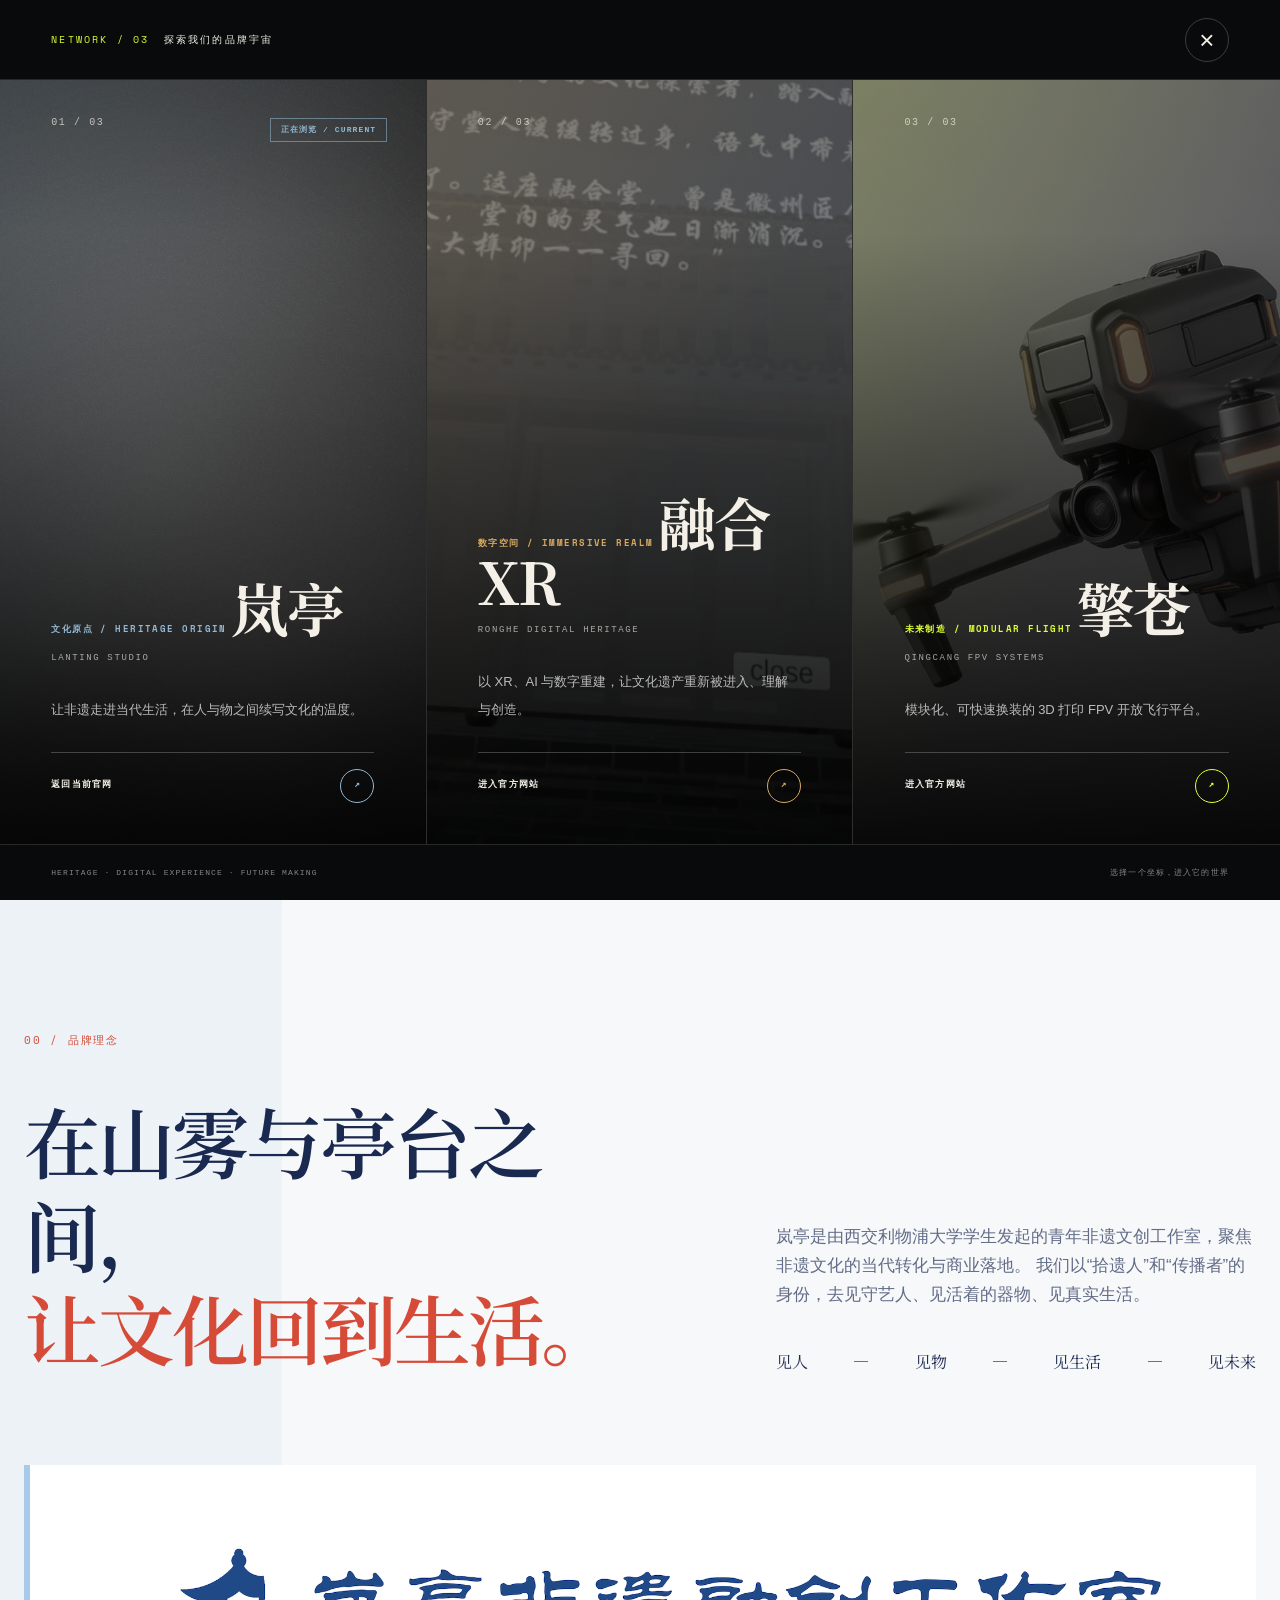
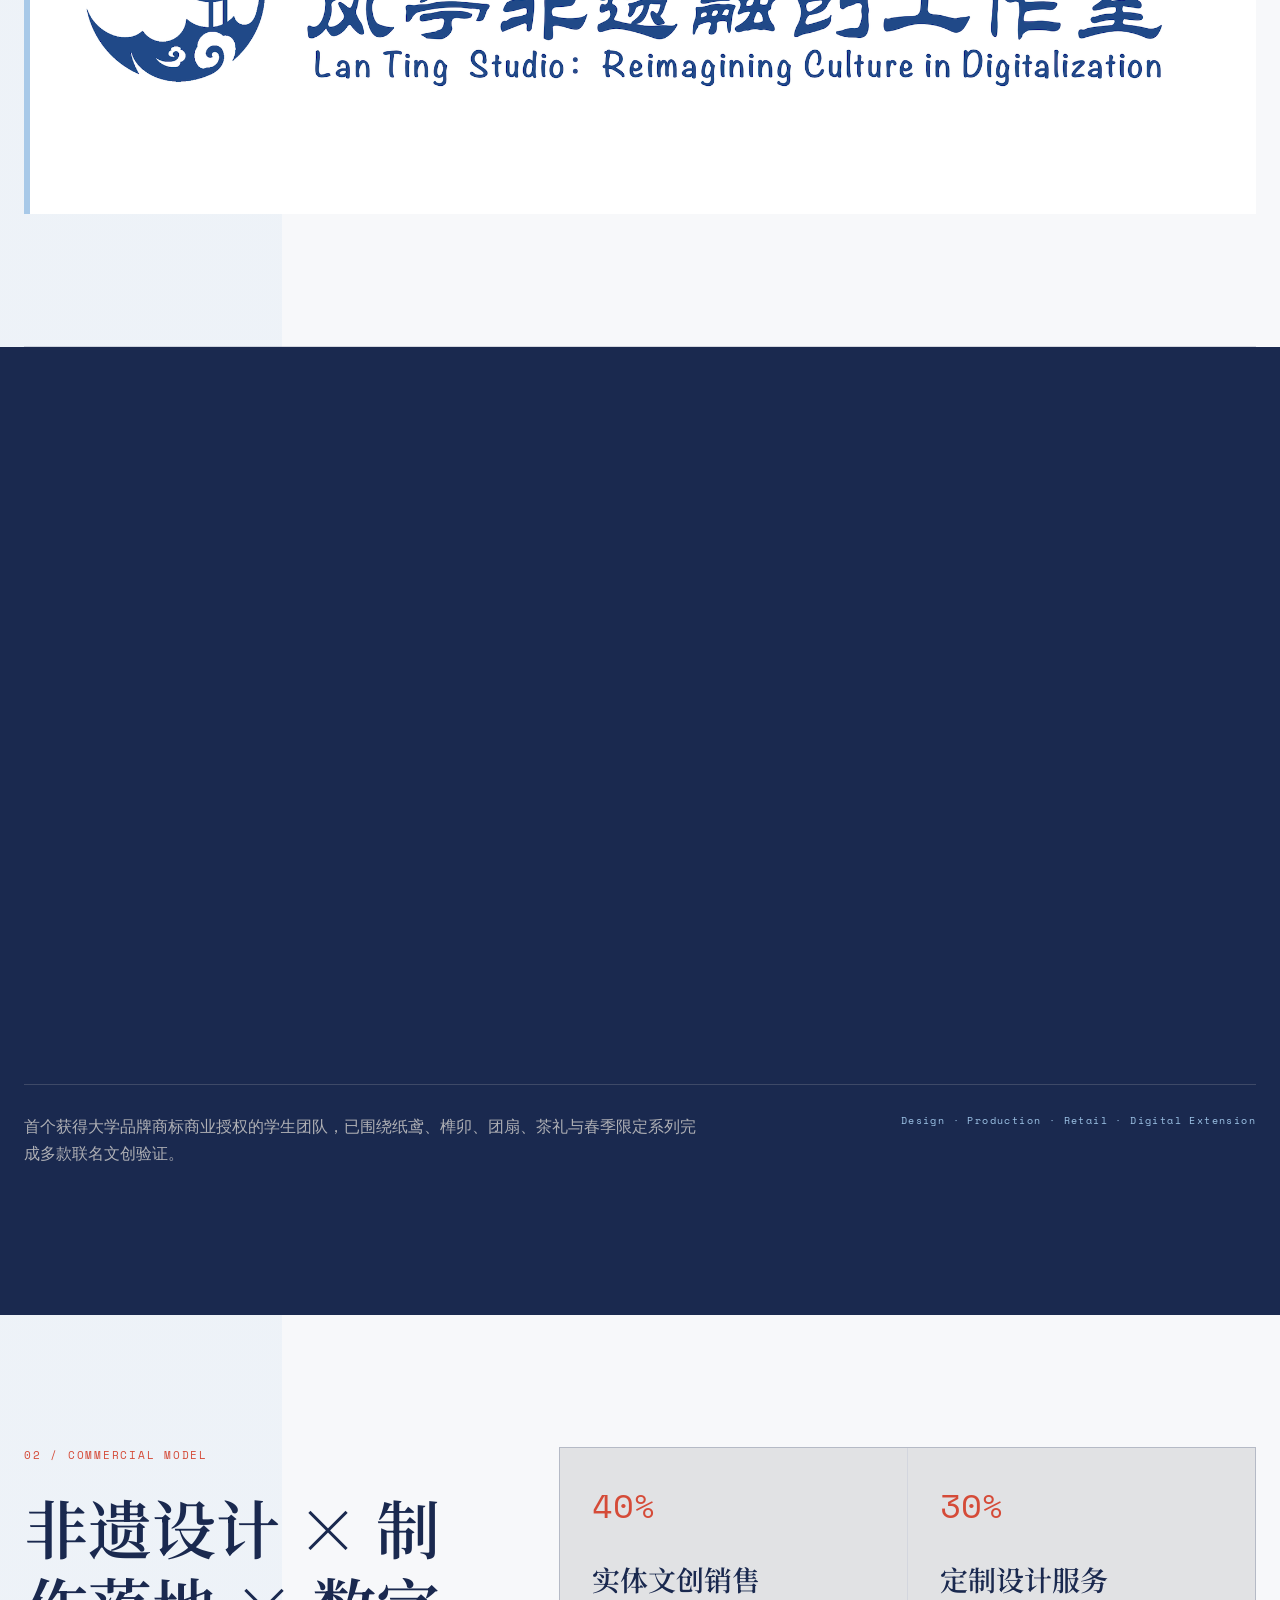
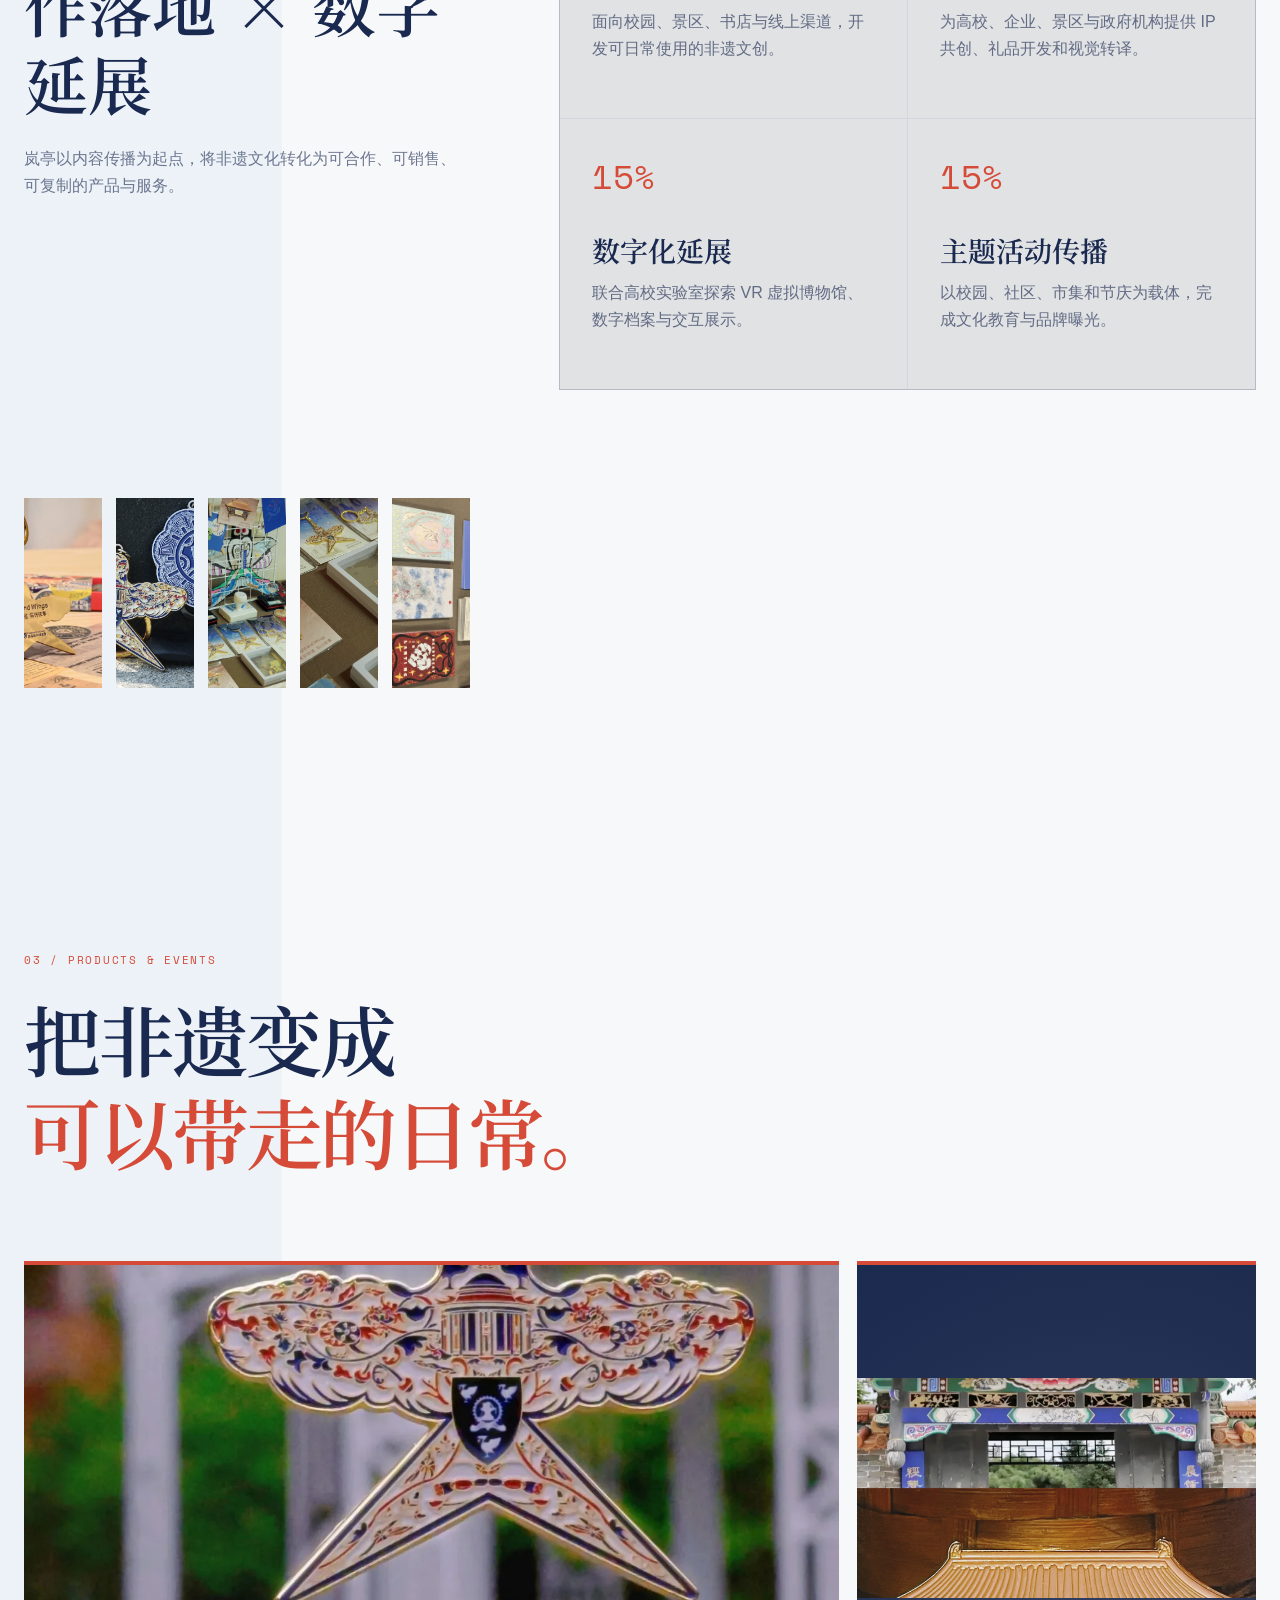
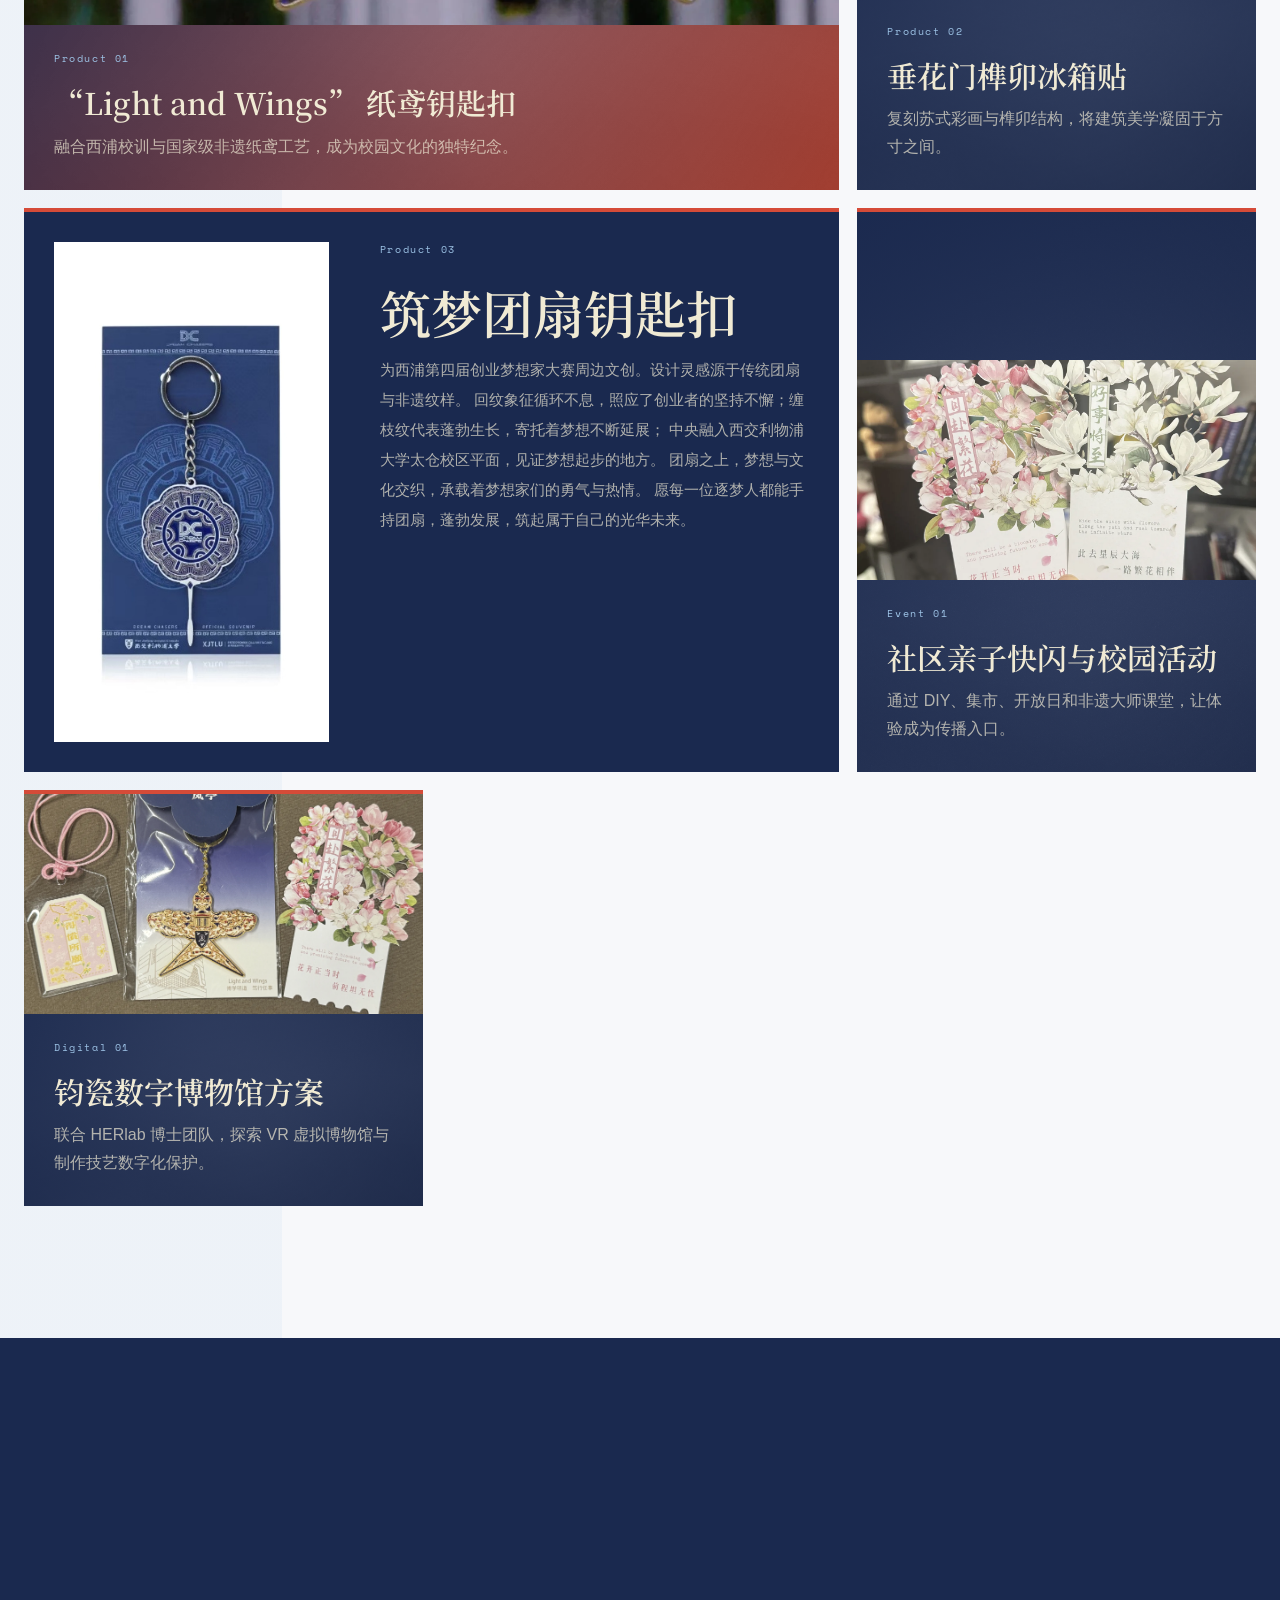
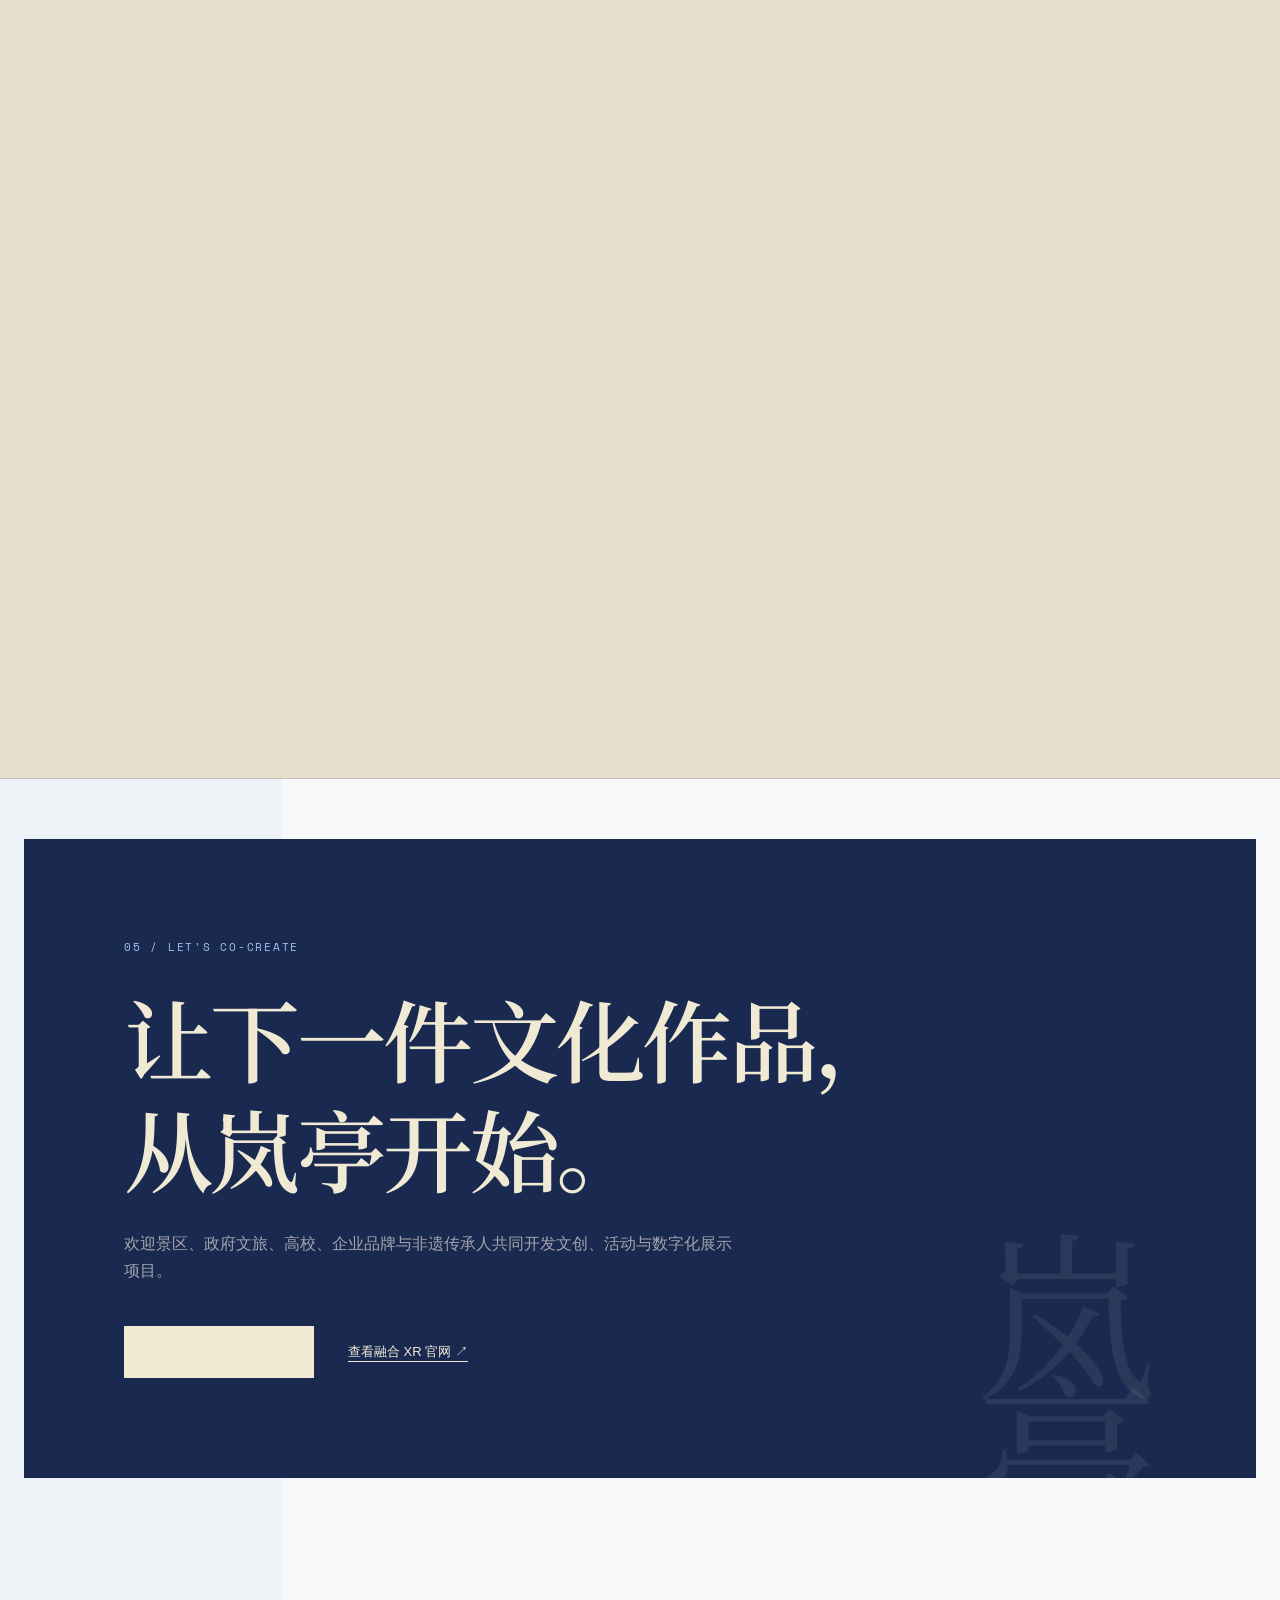
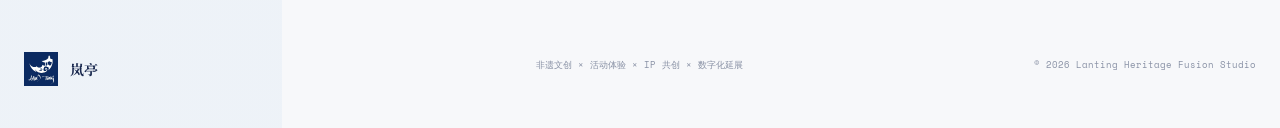
<file: lanting.html>
<!DOCTYPE html>
<html lang="zh-CN">
<head>
  <meta charset="UTF-8" />
  <meta name="viewport" content="width=device-width, initial-scale=1.0" />
  <meta name="description" content="岚亭：新一代青年非遗文化工作室，以设计、文创、活动体验与数字化延展，让非遗进入当代生活。" />
  <meta name="theme-color" content="#1a294f" />
  <title>岚亭｜新一代青年非遗文化工作室</title>
  <link rel="icon" type="image/jpeg" href="assets/lanting/logo-square.jpg" />
  <link rel="stylesheet" href="style.css" />
  <link rel="stylesheet" href="brand-switcher.css?v=20260625-2" />
</head>
<body class="lanting-site">
  <div class="grain" aria-hidden="true"></div>

  <header class="site-header lanting-header" id="top">
    <a class="brand" href="#home" aria-label="岚亭首页">
      <img class="brand-logo" src="assets/lanting/logo-square.jpg" alt="" />
      <span class="brand-name">岚亭<small>LANTING STUDIO</small></span>
    </a>
    <button class="nav-toggle" aria-label="打开导航" aria-expanded="false">
      <span></span><span></span>
    </button>
    <nav class="site-nav" aria-label="主导航">
      <a href="#about">品牌理念</a>
      <a href="#business">商业成果</a>
      <a href="#services">服务模式</a>
      <a href="#works">产品与活动</a>
      <a href="#scenes">活动现场</a>
      <a href="#strategy">发展路径</a>
      <a class="nav-cta" href="#contact">合作咨询</a>
    </nav>
  </header>

  <main>
    <section class="lanting-hero" id="home">
      <div class="lanting-hero-media" aria-hidden="true">
        <img src="assets/lanting/image1.jpeg" alt="" />
      </div>
      <div class="lanting-hero-copy reveal">
        <p class="kicker"><span>01</span> THE NEW GENERATION YOUTH ICH STUDIO</p>
        <h1>岚亭</h1>
        <p class="lanting-hero-line">见人，见物，见生活</p>
        <p class="hero-intro">
          以非遗内容为基础，以现代设计为核心能力，连接文创产品、主题活动、IP 共创与数字化展示，
          让传统文化从被观看走向可使用、可参与、可传播。
        </p>
        <div class="hero-actions">
          <a class="button button-primary" href="#business">查看项目成果 <span>↘</span></a>
          <a class="button button-quiet" href="index.html">进入融合 XR 官网 <span>↗</span></a>
        </div>
      </div>
      <div class="lanting-hero-card reveal">
        <span>LAN TING</span>
        <strong>非遗焕新，留住民族记忆的根与魂</strong>
        <p>青年团队发起 · 苏州场景验证 · 文创与数字化双线延展</p>
      </div>
      <a class="scroll-cue" href="#about"><span></span>向下探索</a>
    </section>

    <section class="lanting-about section" id="about">
      <p class="section-index reveal">00 / 品牌理念</p>
      <div class="lanting-about-grid">
        <h2 class="reveal">在山雾与亭台之间，<br /><em>让文化回到生活。</em></h2>
        <div class="manifesto-copy reveal">
          <p>
            岚亭是由西交利物浦大学学生发起的青年非遗文创工作室，聚焦非遗文化的当代转化与商业落地。
            我们以“拾遗人”和“传播者”的身份，去见守艺人、见活着的器物、见真实生活。
          </p>
          <div class="principles">
            <span>见人</span><i></i><span>见物</span><i></i><span>见生活</span><i></i><span>见未来</span>
          </div>
        </div>
      </div>
      <div class="lanting-brand-signature reveal">
        <img src="assets/lanting/logo-horizontal.png" alt="岚亭非遗融创工作室，Lan Ting Studio: Reimagining Culture in Digitalization" loading="lazy" />
      </div>
    </section>

    <section class="lanting-business section" id="business">
      <div class="section-title reveal">
        <p class="section-index">01 / BUSINESS EVIDENCE</p>
        <h2>从校园出发，<br /><em>走向真实市场。</em></h2>
      </div>
      <div class="lanting-metrics reveal">
        <article>
          <strong data-count="2500">0</strong><sup>+</sup>
          <p>3 个月内文创产品销售量</p>
        </article>
        <article>
          <strong data-count="40000">0</strong><sup>+</sup>
          <p>阶段销售额突破人民币</p>
        </article>
        <article>
          <strong data-count="10000">0</strong><sup>+</sup>
          <p>线下活动累计触达人流</p>
        </article>
        <article>
          <strong data-count="20">0</strong><sup>+</sup>
          <p>苏州景区与线下寄售渠道</p>
        </article>
      </div>
      <div class="lanting-proof reveal">
        <p>首个获得大学品牌商标商业授权的学生团队，已围绕纸鸢、榫卯、团扇、茶礼与春季限定系列完成多款联名文创验证。</p>
        <span>Design · Production · Retail · Digital Extension</span>
      </div>
    </section>

    <section class="lanting-services section" id="services">
      <div class="application-intro reveal">
        <p class="section-index">02 / COMMERCIAL MODEL</p>
        <h2>非遗设计 × 制作落地 × 数字延展</h2>
        <p>岚亭以内容传播为起点，将非遗文化转化为可合作、可销售、可复制的产品与服务。</p>
      </div>
      <div class="lanting-model reveal">
        <article>
          <span>40%</span>
          <h3>实体文创销售</h3>
          <p>面向校园、景区、书店与线上渠道，开发可日常使用的非遗文创。</p>
        </article>
        <article>
          <span>30%</span>
          <h3>定制设计服务</h3>
          <p>为高校、企业、景区与政府机构提供 IP 共创、礼品开发和视觉转译。</p>
        </article>
        <article>
          <span>15%</span>
          <h3>数字化延展</h3>
          <p>联合高校实验室探索 VR 虚拟博物馆、数字档案与交互展示。</p>
        </article>
        <article>
          <span>15%</span>
          <h3>主题活动传播</h3>
          <p>以校园、社区、市集和节庆为载体，完成文化教育与品牌曝光。</p>
        </article>
      </div>
      <div class="product-strip reveal" aria-label="更多岚亭产品实拍">
        <img src="assets/lanting/gallery/product-02.webp" alt="纸鸢钥匙扣包装实拍" loading="lazy" />
        <img src="assets/lanting/gallery/product-05.webp" alt="纸鸢与团扇钥匙扣组合实拍" loading="lazy" />
        <img src="assets/lanting/gallery/product-06.webp" alt="岚亭工作室产品陈列" loading="lazy" />
        <img src="assets/lanting/gallery/product-07.webp" alt="岚亭产品线下展陈" loading="lazy" />
        <img src="assets/lanting/gallery/product-09.webp" alt="岚亭系列文创产品展示" loading="lazy" />
      </div>
    </section>

    <section class="lanting-works section" id="works">
      <div class="section-title reveal">
        <p class="section-index">03 / PRODUCTS & EVENTS</p>
        <h2>把非遗变成<br /><em>可以带走的日常。</em></h2>
      </div>
      <div class="lanting-work-grid reveal">
        <article class="work-card featured-work">
          <img src="assets/lanting/gallery/product-01.webp" alt="岚亭纸鸢钥匙扣产品细节" loading="lazy" />
          <span>Product 01</span>
          <h3>“Light and Wings” 纸鸢钥匙扣</h3>
          <p>融合西浦校训与国家级非遗纸鸢工艺，成为校园文化的独特纪念。</p>
        </article>
        <article class="work-card">
          <img src="assets/lanting/gallery/product-03.webp" alt="垂花门榫卯冰箱贴产品包装" loading="lazy" />
          <span>Product 02</span>
          <h3>垂花门榫卯冰箱贴</h3>
          <p>复刻苏式彩画与榫卯结构，将建筑美学凝固于方寸之间。</p>
        </article>
        <article class="work-card dream-work">
          <img src="assets/lanting/gallery/dream-fan-keychain.jpeg" alt="筑梦团扇钥匙扣蓝色包装展示" loading="lazy" />
          <span>Product 03</span>
          <h3>筑梦团扇钥匙扣</h3>
          <p>
            为西浦第四届创业梦想家大赛周边文创。设计灵感源于传统团扇与非遗纹样。
            回纹象征循环不息，照应了创业者的坚持不懈；缠枝纹代表蓬勃生长，寄托着梦想不断延展；
            中央融入西交利物浦大学太仓校区平面，见证梦想起步的地方。
            团扇之上，梦想与文化交织，承载着梦想家们的勇气与热情。
            愿每一位逐梦人都能手持团扇，蓬勃发展，筑起属于自己的光华未来。
          </p>
        </article>
        <article class="work-card">
          <img src="assets/lanting/gallery/product-08.webp" alt="岚亭花开春季限定系列文创" loading="lazy" />
          <span>Event 01</span>
          <h3>社区亲子快闪与校园活动</h3>
          <p>通过 DIY、集市、开放日和非遗大师课堂，让体验成为传播入口。</p>
        </article>
        <article class="work-card">
          <img src="assets/lanting/gallery/product-10.webp" alt="纸鸢钥匙扣与花开岚亭产品组合" loading="lazy" />
          <span>Digital 01</span>
          <h3>钧瓷数字博物馆方案</h3>
          <p>联合 HERlab 博士团队，探索 VR 虚拟博物馆与制作技艺数字化保护。</p>
        </article>
      </div>
    </section>

    <section class="lanting-scenes section" id="scenes">
      <div class="structure-heading reveal">
        <div>
          <p class="section-index">04 / FIELD SCENES</p>
          <h2>活动不是附属品，<br /><em>是非遗抵达人的方式。</em></h2>
        </div>
        <p>
          从校园开放日、主题市集、AI 咖啡共创，到国际风筝节志愿服务和路演交流，
          岚亭把产品、体验和传播放在同一个现场里验证。
        </p>
      </div>
      <div class="scene-gallery reveal">
        <figure class="scene-large">
          <img src="assets/lanting/gallery/event-02.webp" alt="校园开放日非遗体验活动现场" loading="lazy" />
          <figcaption><span>Campus Open Day</span>校园开放日线下风筝 DIY 与非遗体验</figcaption>
        </figure>
        <figure>
          <img src="assets/lanting/gallery/event-05.webp" alt="AI 咖啡与岚亭文创展台" loading="lazy" />
          <figcaption><span>AI Cafe x Lanting</span>跨界场景中的文创展台</figcaption>
        </figure>
        <figure>
          <img src="assets/lanting/gallery/event-07.webp" alt="岚亭项目路演分享现场" loading="lazy" />
          <figcaption><span>Roadshow</span>面向合作伙伴的项目路演</figcaption>
        </figure>
        <figure>
          <img src="assets/lanting/gallery/event-08.webp" alt="岚亭团队与传承人交流现场" loading="lazy" />
          <figcaption><span>Heritage Dialogue</span>与传承人和在地文化空间交流</figcaption>
        </figure>
        <figure class="scene-tall">
          <img src="assets/lanting/gallery/event-11.webp" alt="国际风筝节志愿者展示风筝" loading="lazy" />
          <figcaption><span>Kite Festival</span>国际风筝节志愿者与跨文化传播实践</figcaption>
        </figure>
        <figure>
          <img src="assets/lanting/gallery/event-12.webp" alt="岚亭风筝户外展示" loading="lazy" />
          <figcaption><span>Outdoor Practice</span>让纸鸢回到天空与人群</figcaption>
        </figure>
        <figure>
          <img src="assets/lanting/gallery/event-01.webp" alt="设计学院开放日合影现场" loading="lazy" />
          <figcaption><span>Open Day</span>开放日项目展示与现场合影</figcaption>
        </figure>
        <figure>
          <img src="assets/lanting/gallery/event-03.webp" alt="风筝 DIY 材料桌" loading="lazy" />
          <figcaption><span>Workshop Table</span>风筝 DIY 与材料陈列</figcaption>
        </figure>
        <figure>
          <img src="assets/lanting/gallery/event-04.webp" alt="岚亭市集展台灯光陈列" loading="lazy" />
          <figcaption><span>Cultural Fair</span>市集摊位与文创陈列</figcaption>
        </figure>
        <figure>
          <img src="assets/lanting/gallery/event-06.webp" alt="AI 咖啡跨界活动空间" loading="lazy" />
          <figcaption><span>Cross-Brand Space</span>AI 咖啡跨界活动现场</figcaption>
        </figure>
        <figure>
          <img src="assets/lanting/gallery/event-09.webp" alt="岚亭团队在文化空间合影" loading="lazy" />
          <figcaption><span>Local Culture</span>在地文化空间调研与合影</figcaption>
        </figure>
        <figure>
          <img src="assets/lanting/gallery/event-10.webp" alt="国际风筝节志愿者团队" loading="lazy" />
          <figcaption><span>International Exchange</span>国际风筝节跨文化志愿实践</figcaption>
        </figure>
      </div>
    </section>

    <section class="lanting-strategy section" id="strategy">
      <div class="structure-heading reveal">
        <div>
          <p class="section-index">05 / FUTURE STRATEGY</p>
          <h2>先深耕苏州，<br /><em>再走向长三角与海外。</em></h2>
        </div>
        <p>
          岚亭的增长路径以苏州为试点，将文化传播、文创开发、活动执行与数字化展示标准化，
          再逐步复制到更大的区域与海外传播场景。
        </p>
      </div>
      <div class="lanting-timeline reveal">
        <article>
          <span>2025-2027</span>
          <h3>苏州市场验证</h3>
          <p>深耕校园、社区、景区与本地文化品牌，验证产品和活动模式。</p>
        </article>
        <article>
          <span>2027-2030</span>
          <h3>长三角复制</h3>
          <p>将文化传播路径标准化，扩大联名产品、活动与渠道合作。</p>
        </article>
        <article>
          <span>2030+</span>
          <h3>数字化非遗出海</h3>
          <p>搭建海外独立站与社媒矩阵，推动非遗文创与数字体验走出去。</p>
        </article>
      </div>
    </section>

    <section class="contact section" id="contact">
      <div class="contact-card lanting-contact reveal">
        <p class="section-index">05 / LET'S CO-CREATE</p>
        <h2>让下一件文化作品，<br />从岚亭开始。</h2>
        <p>欢迎景区、政府文旅、高校、企业品牌与非遗传承人共同开发文创、活动与数字化展示项目。</p>
        <div class="contact-actions">
          <a class="button button-light" href="mailto:hello@lantingstudio.cn">发起合作咨询 <span>↗</span></a>
          <a class="text-link" href="index.html">查看融合 XR 官网 ↗</a>
        </div>
        <span class="contact-seal">岚<br />亭</span>
      </div>
    </section>
  </main>

  <footer class="site-footer lanting-footer">
    <div class="footer-brand">
      <img class="footer-logo" src="assets/lanting/logo-square.jpg" alt="" />
      <strong>岚亭</strong>
    </div>
    <p>非遗文创 × 活动体验 × IP 共创 × 数字化延展</p>
    <p>© <span id="year"></span> Lanting Heritage Fusion Studio</p>
  </footer>

  <script src="script.js"></script>
  <script src="brand-switcher.js?v=20260625-2"></script>
</body>
</html>
</file>
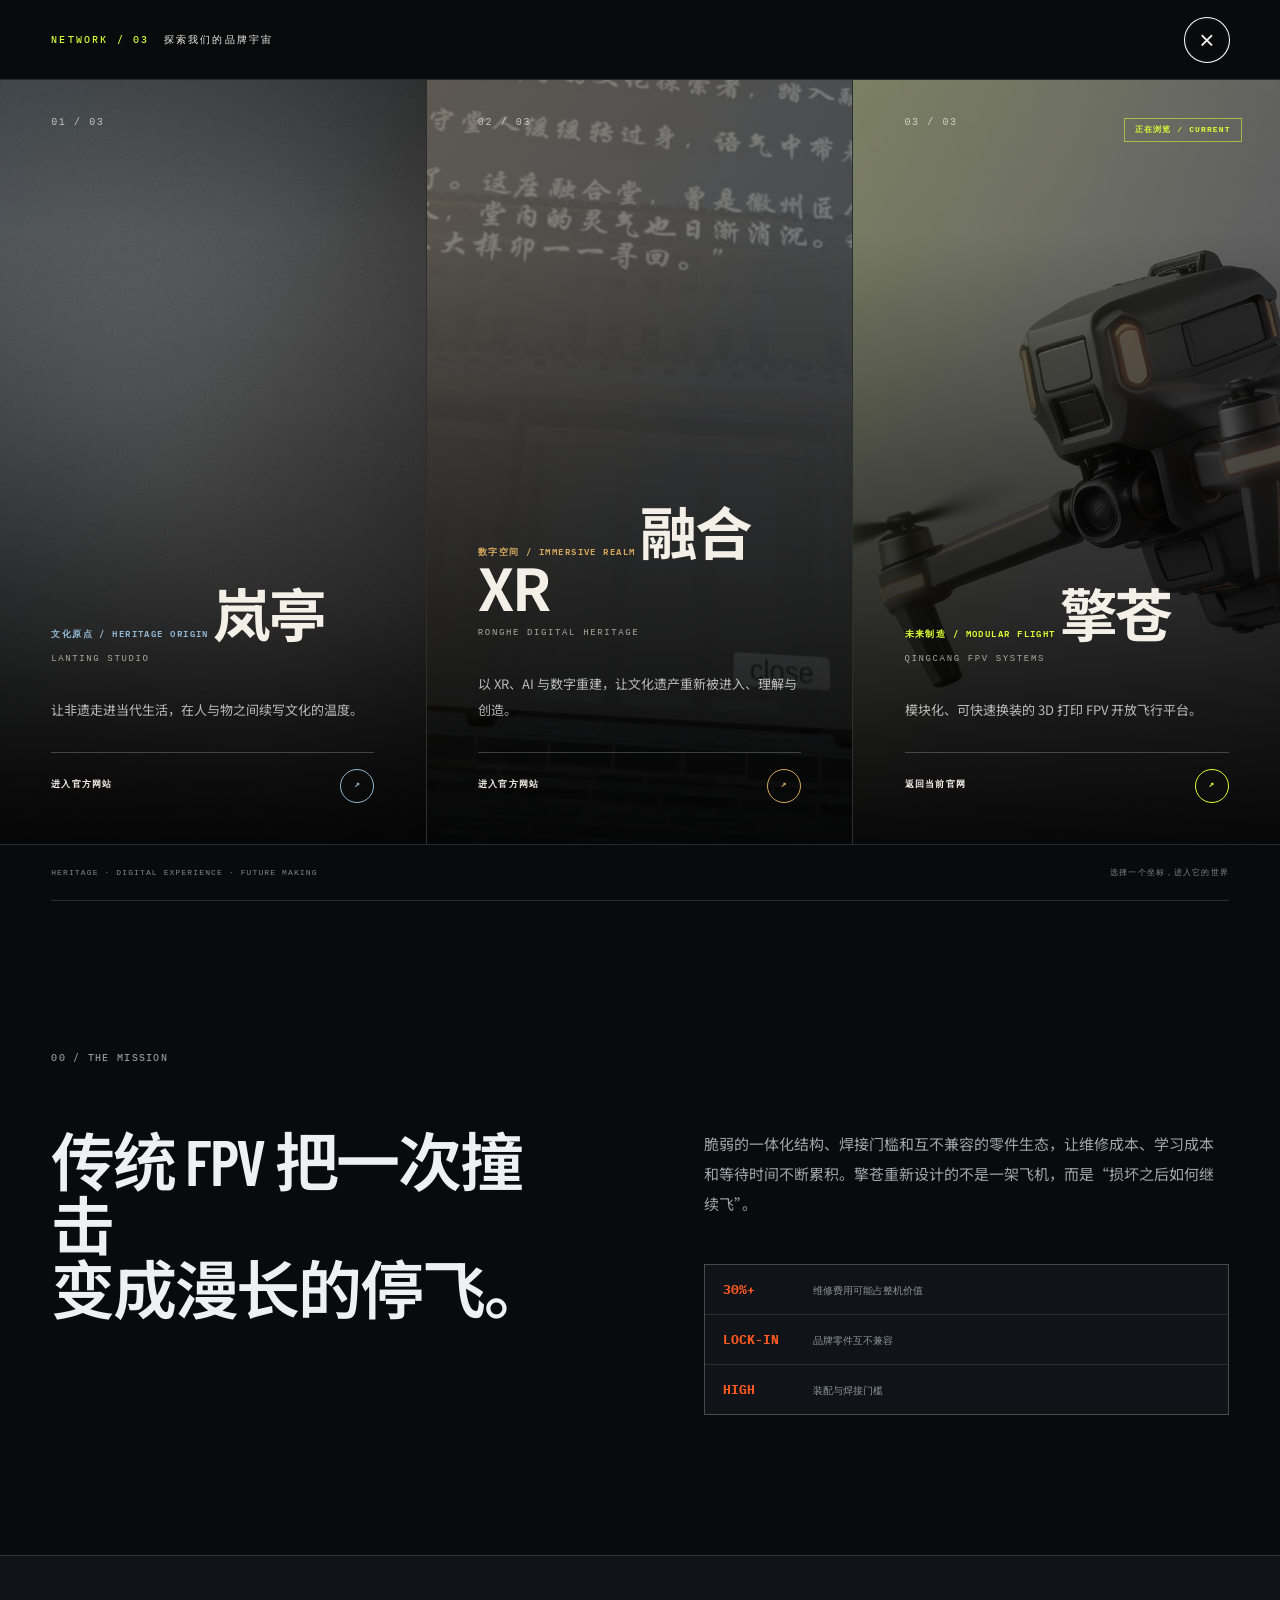
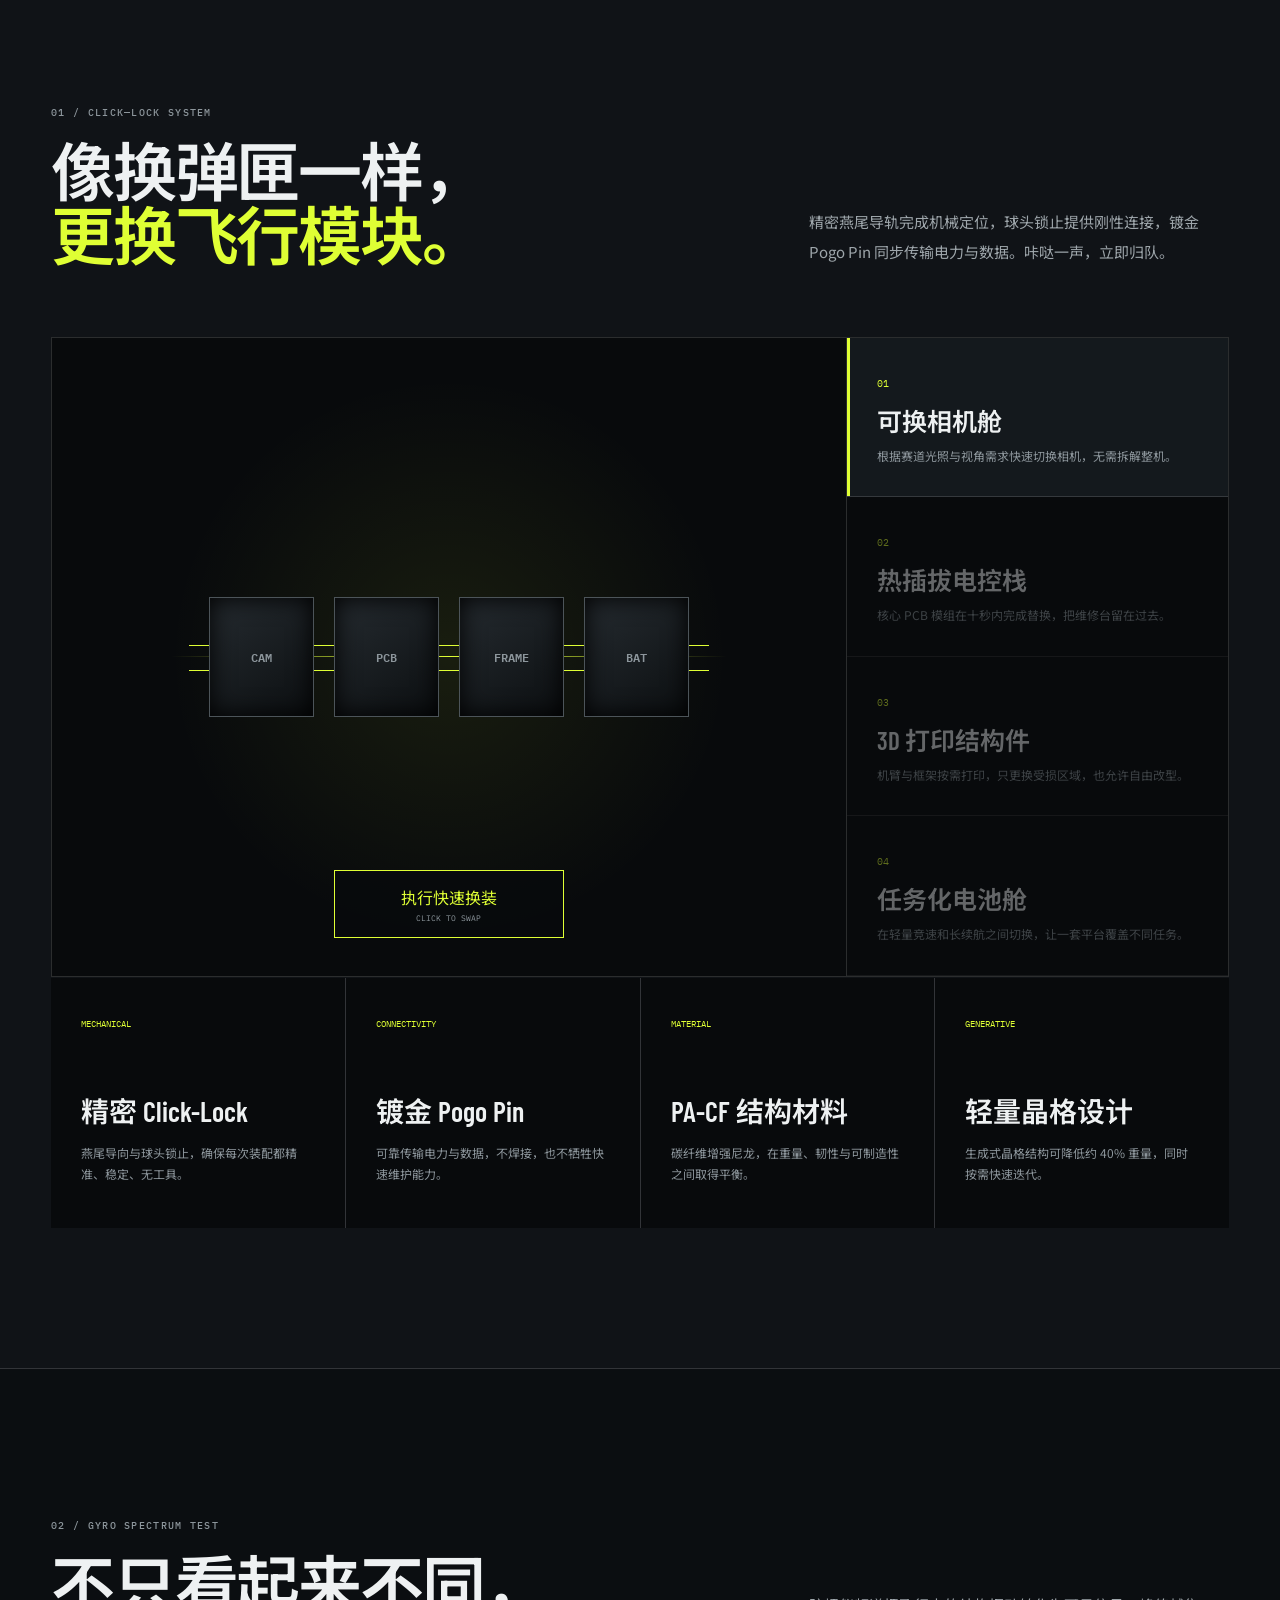
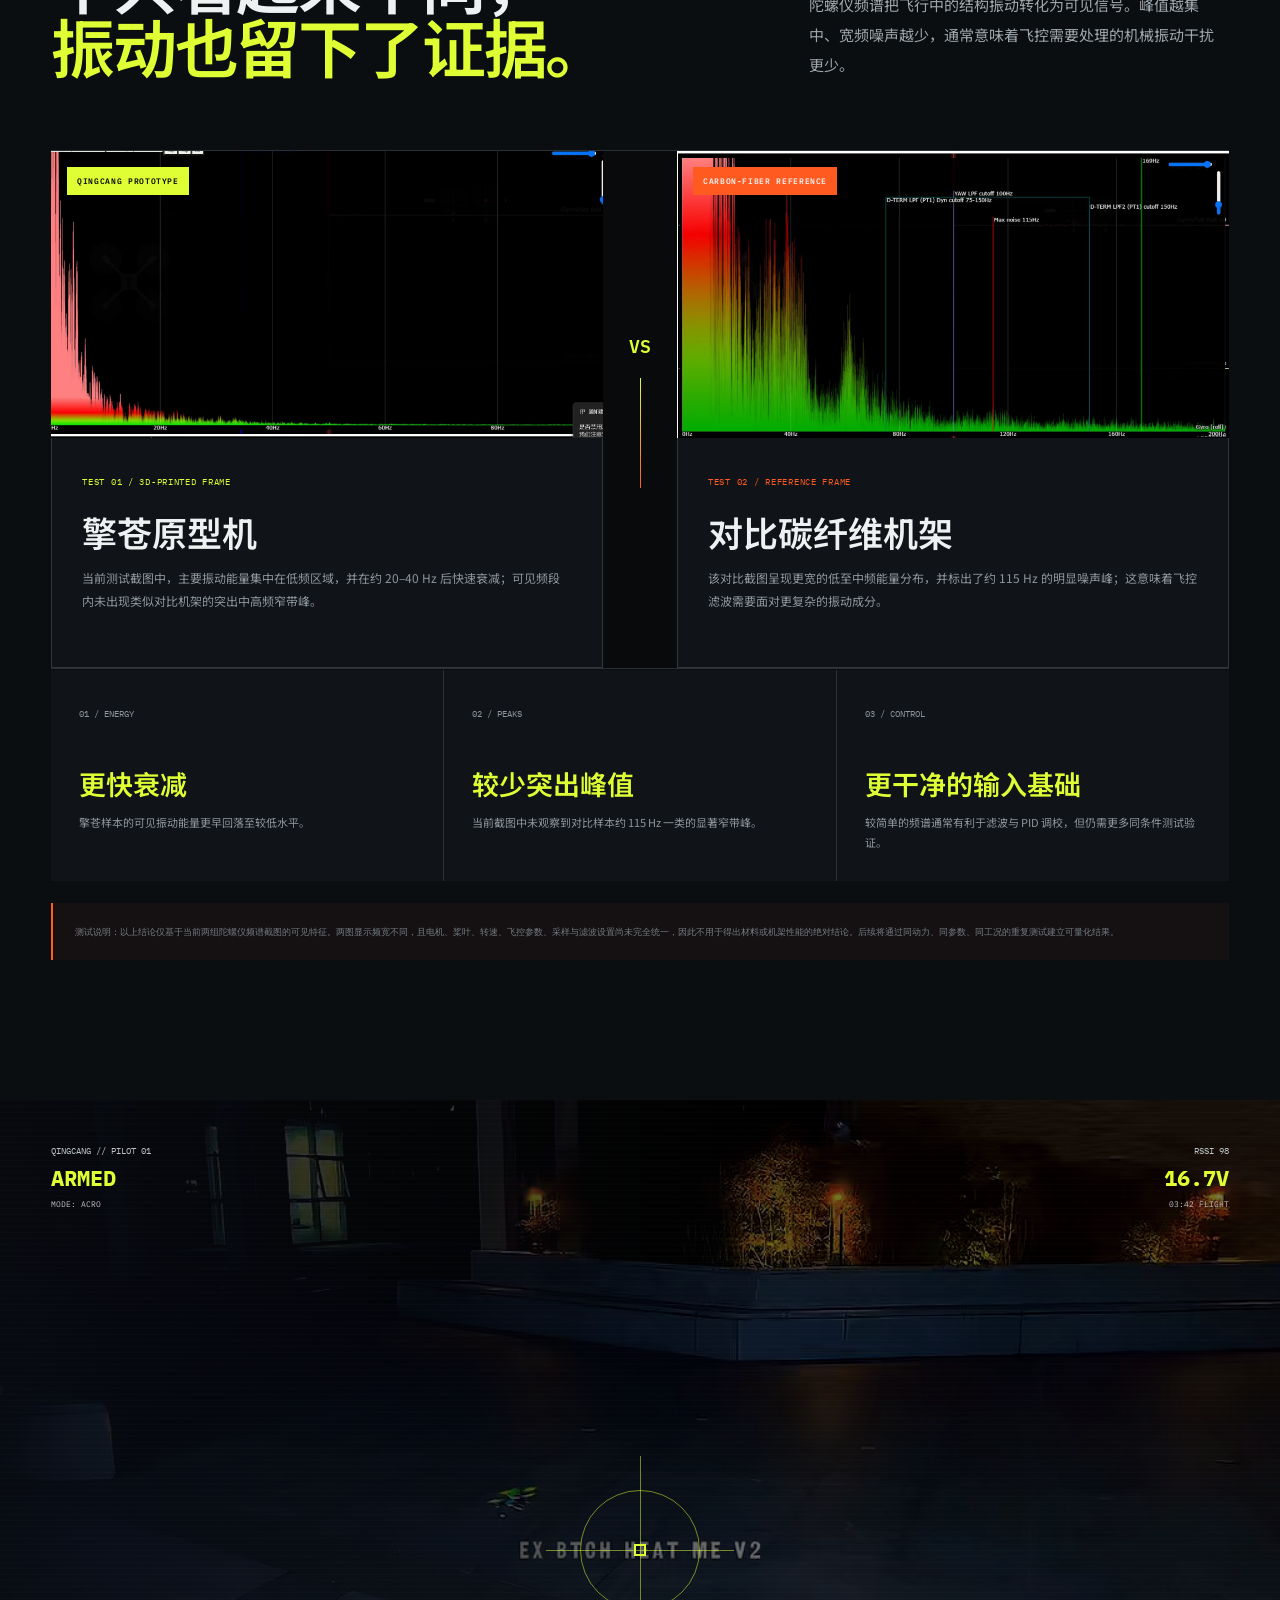
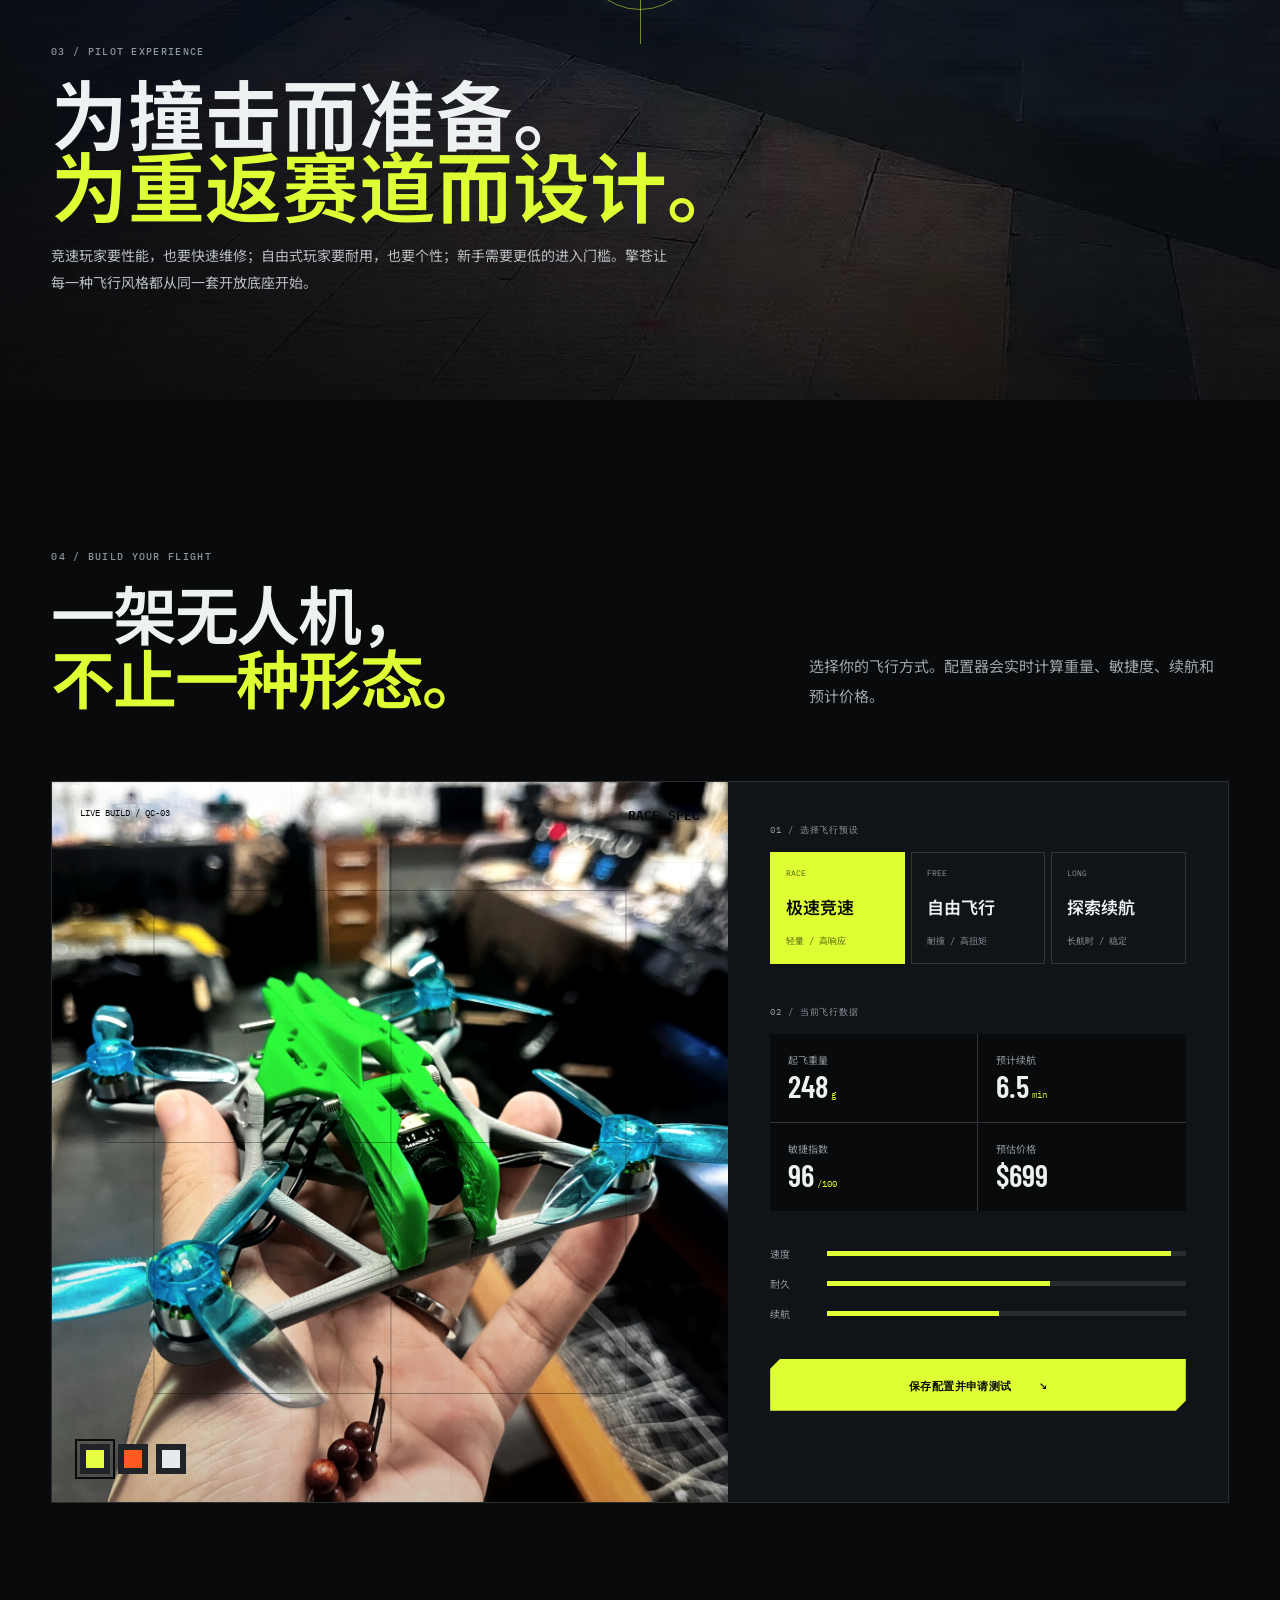
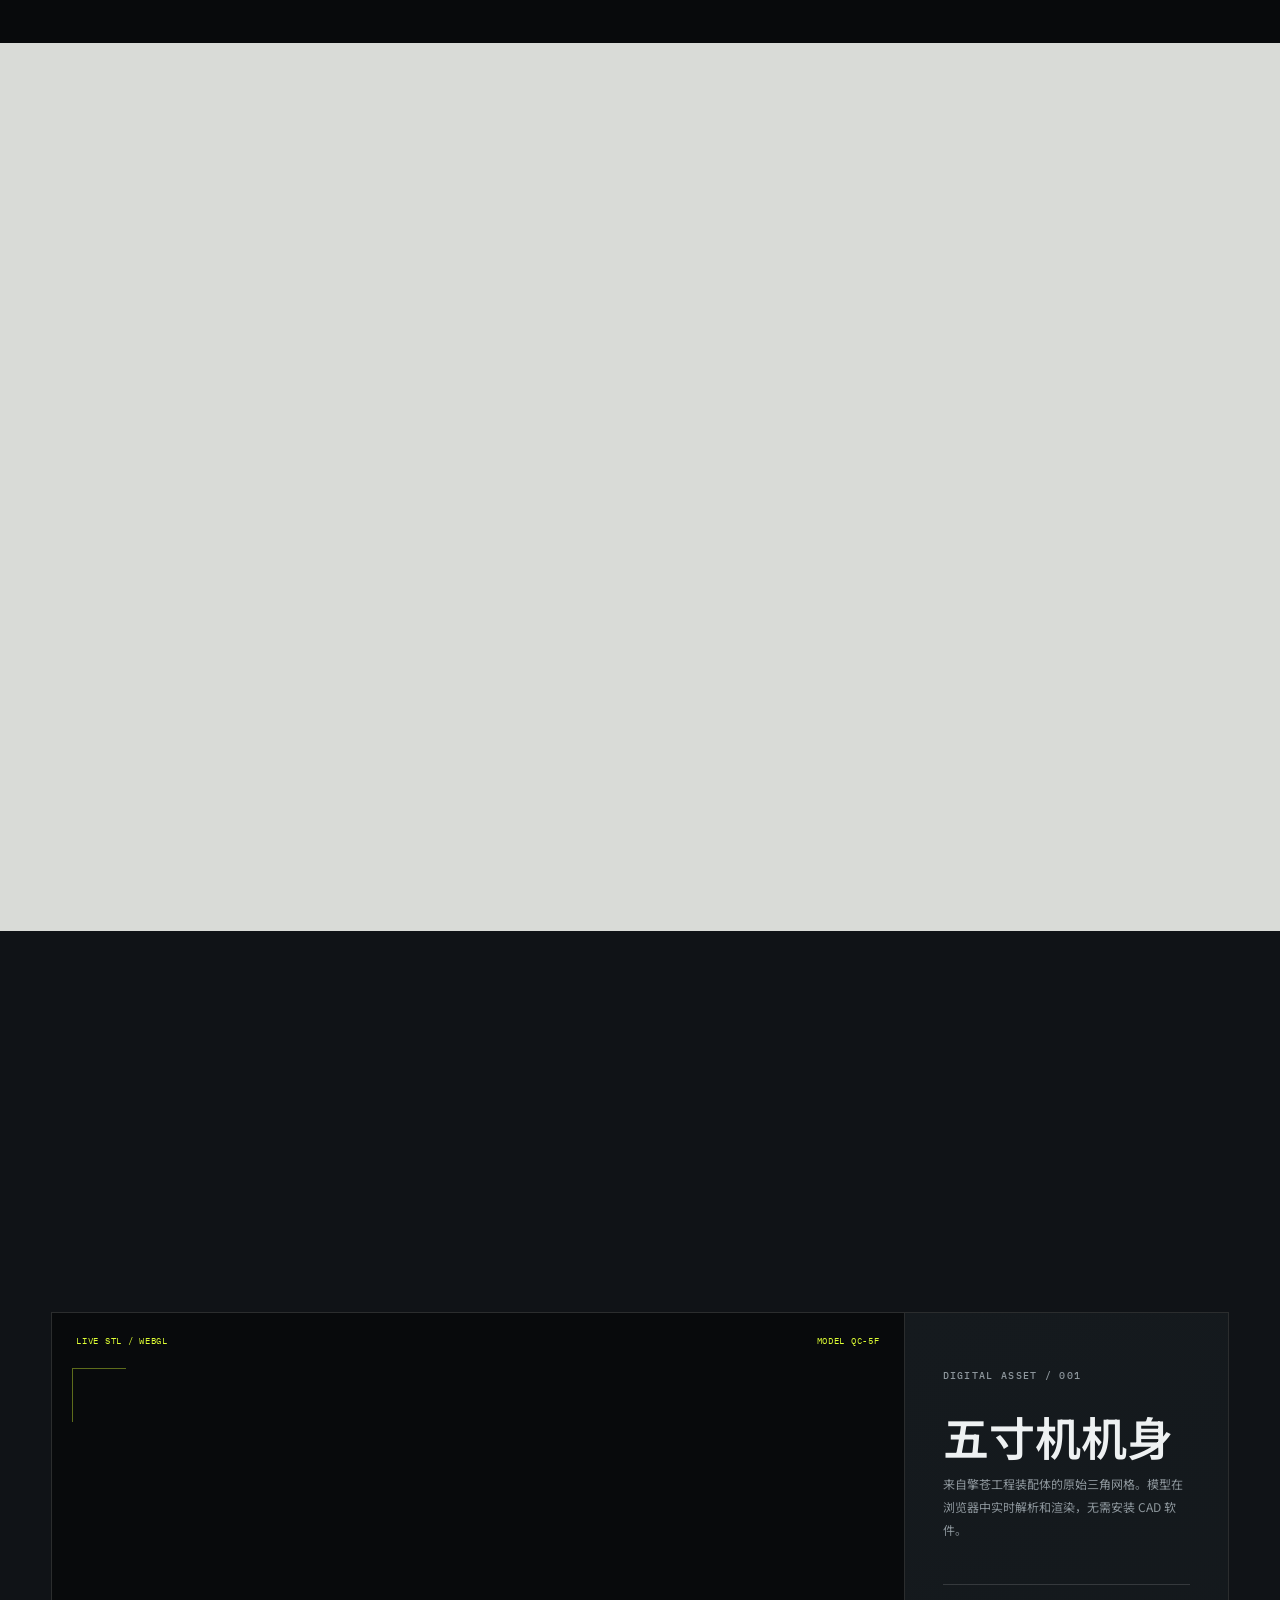
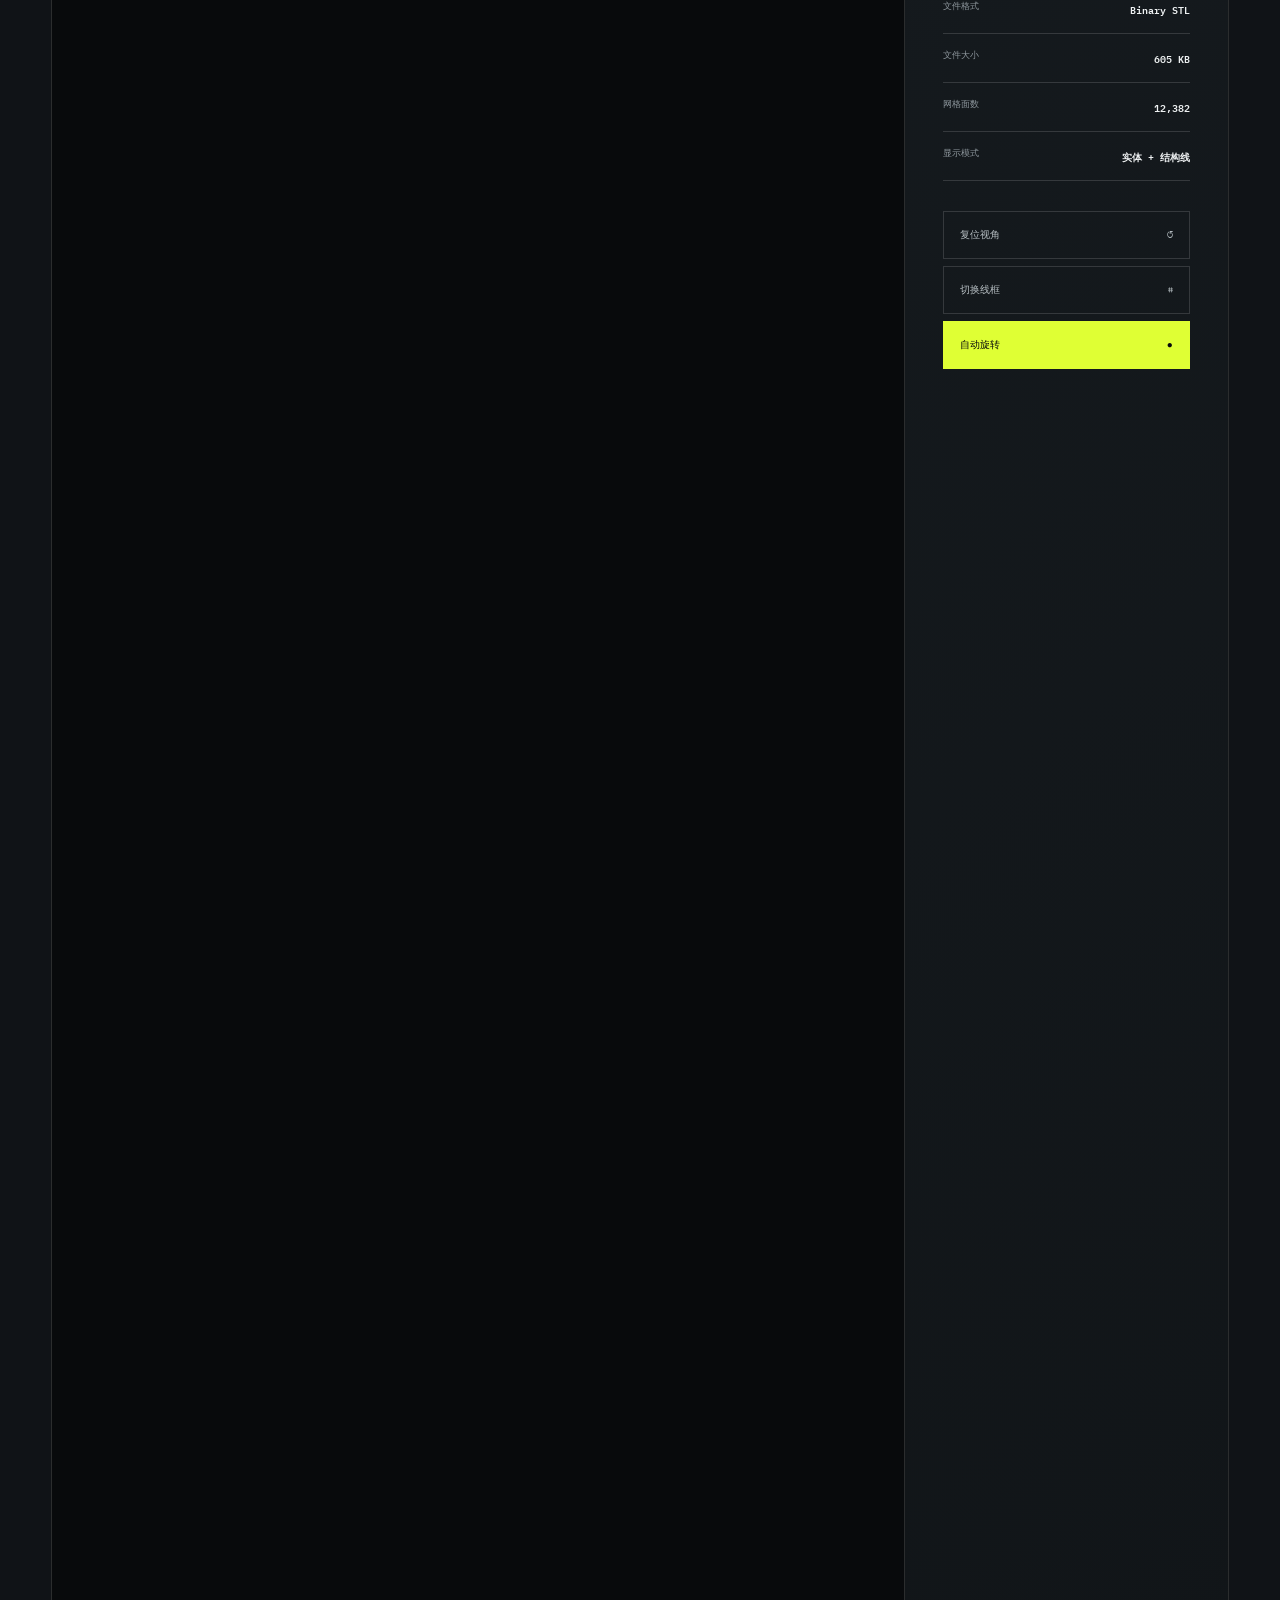
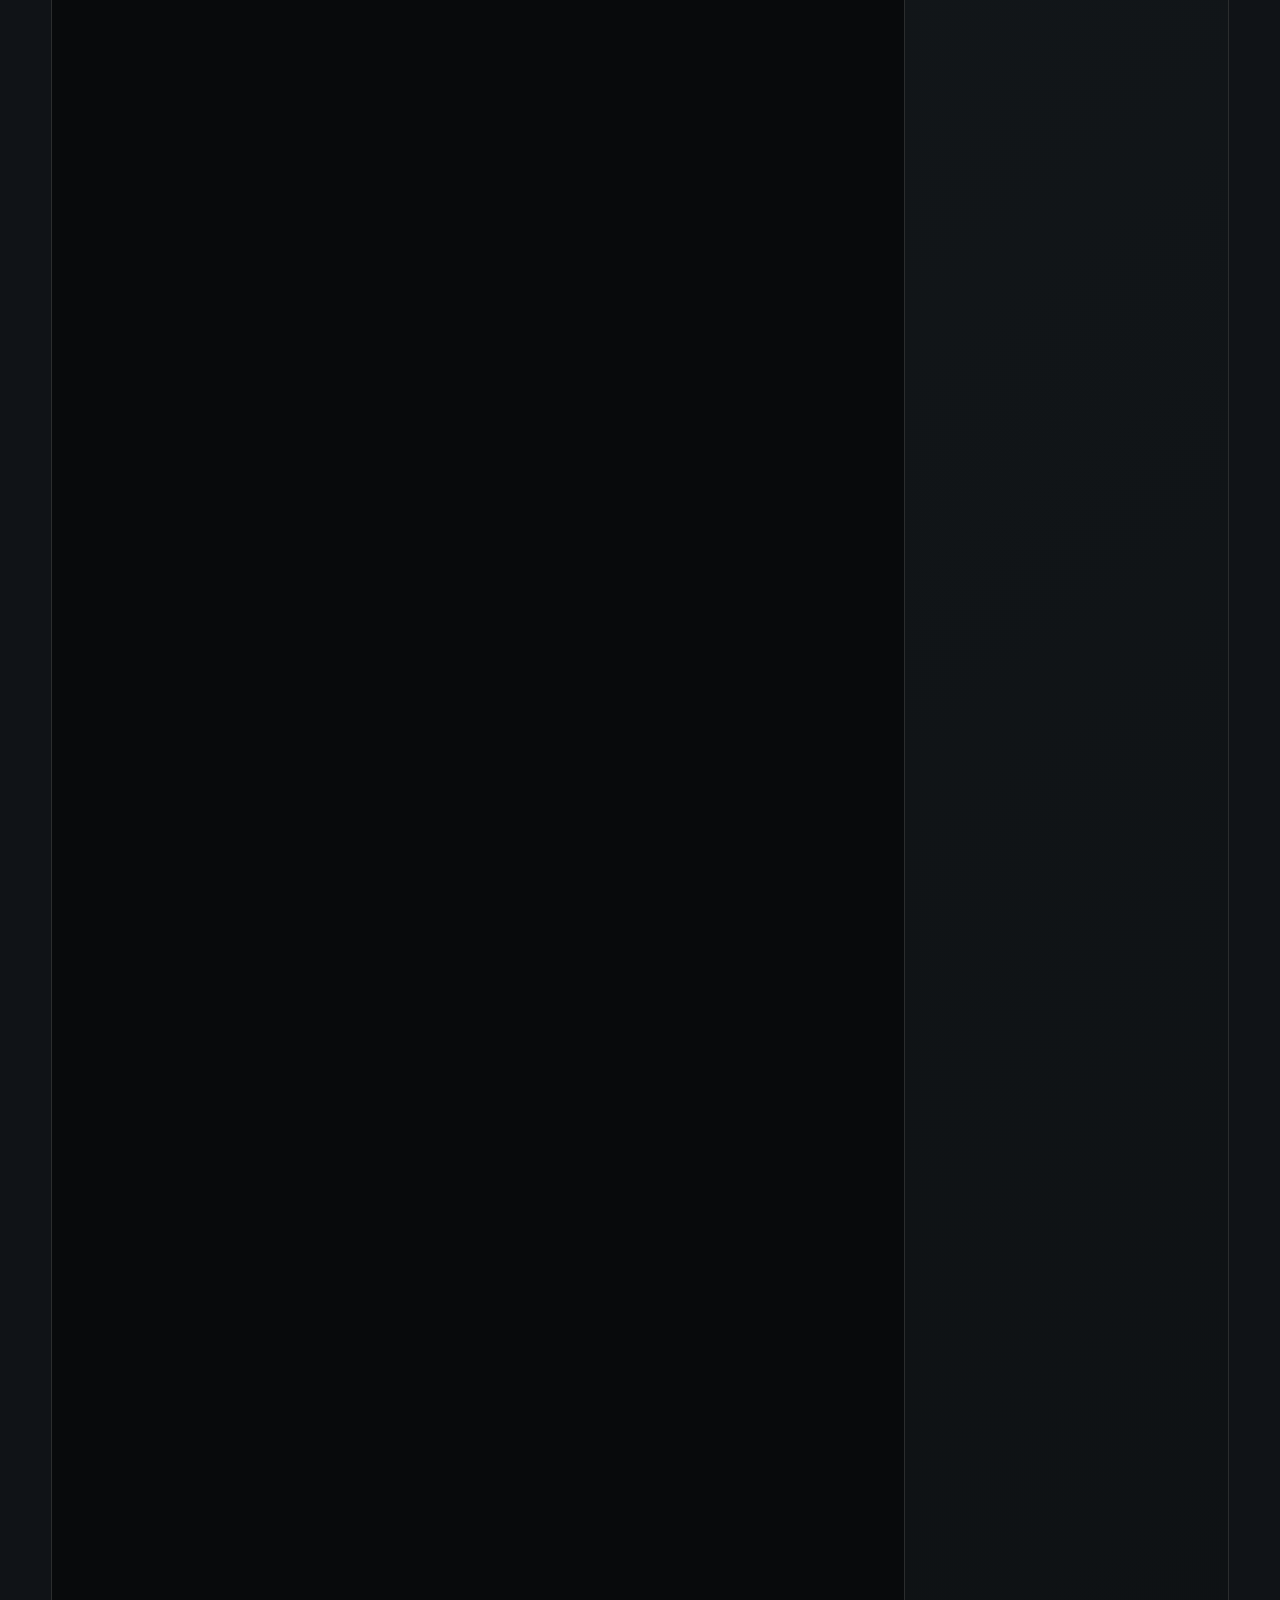
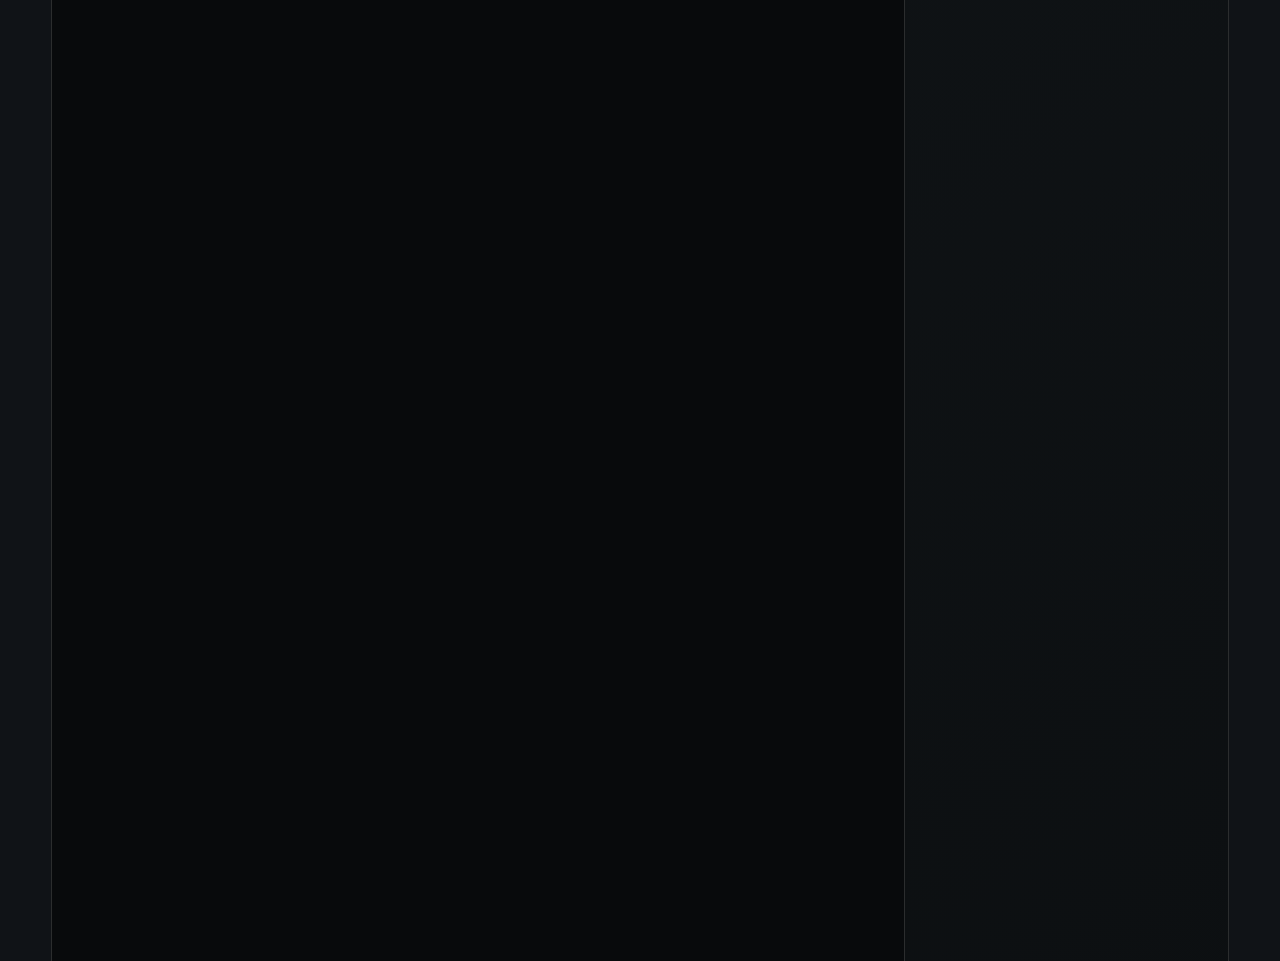
<file: qingcang.html>
<!DOCTYPE html>
<html lang="zh-CN">
<head>
  <meta charset="UTF-8" />
  <meta name="viewport" content="width=device-width, initial-scale=1.0" />
  <meta name="description" content="擎苍 QINGCANG：模块化、可快速换装的 3D 打印 FPV 无人机开放平台。" />
  <meta name="theme-color" content="#080a0c" />
  <title>擎苍 QINGCANG｜为下一次起飞而生</title>
  <link rel="icon" type="image/jpeg" href="assets/qingcang/168459effa38eb2948cb0e5914bbaff5.jpg" />
  <link rel="stylesheet" href="qingcang.css" />
  <link rel="stylesheet" href="brand-switcher.css?v=20260625-2" />
  <script type="importmap">
    {
      "imports": {
        "three": "./assets/vendor/three/three.module.min.js",
        "three/addons/": "./assets/vendor/three/addons/"
      }
    }
  </script>
</head>
<body>
  <div class="noise" aria-hidden="true"></div>
  <div class="cursor-glow" aria-hidden="true"></div>

  <header class="qc-header" id="top">
    <a class="qc-brand" href="#home" aria-label="擎苍首页">
      <span class="brand-logo"><img src="assets/qingcang/168459effa38eb2948cb0e5914bbaff5.jpg" alt="" /></span>
      <span>擎苍<small>QINGCANG / FPV SYSTEMS</small></span>
    </a>
    <button class="nav-toggle" aria-label="打开导航" aria-expanded="false"><span></span><span></span></button>
    <nav class="qc-nav" aria-label="主导航">
      <a href="#system">模块系统</a><a href="#flight">竞速体验</a><a href="#configurator">配置器</a>
      <a href="#model">3D 机身</a><a href="#open">开放生态</a><a href="#progress">研发进度</a>
      <a class="nav-cta" href="#contact">申请测试</a>
    </nav>
  </header>

  <main>
    <section class="qc-hero" id="home">
      <div class="hero-grid" aria-hidden="true"></div><div class="hero-radar" aria-hidden="true"></div>
      <div class="hero-copy reveal">
        <p class="eyebrow"><span>QC-03</span> MODULAR 3-INCH FPV PLATFORM</p>
        <h1>坠落之后，<br /><em>十秒重返天空。</em></h1>
        <p class="hero-lead">擎苍是一套围绕快速换装打造的 3D 打印 FPV 平台。无需焊接，无需工具，只替换真正损坏的部分。</p>
        <div class="hero-actions">
          <a class="qc-button primary" href="#configurator">组装你的擎苍 <span>↘</span></a>
          <button class="qc-button ghost" id="play-flight" type="button"><b>▶</b> 查看试飞记录</button>
        </div>
        <div class="hero-specs">
          <span><strong>&lt;10s</strong>核心模块更换</span><span><strong>100%</strong>无工具装配</span><span><strong>PA-CF</strong>碳纤维尼龙</span>
        </div>
      </div>
      <div class="drone-stage reveal" aria-label="擎苍模块化 FPV 无人机">
        <div class="stage-ring ring-one"></div><div class="stage-ring ring-two"></div>
        <img src="assets/qingcang/hero-drone.jpeg" alt="模块化 FPV 无人机概念图" />
        <button class="module-pin pin-camera" data-module="camera"><i></i><span>01 / CAMERA</span></button>
        <button class="module-pin pin-core" data-module="core"><i></i><span>02 / CORE STACK</span></button>
        <button class="module-pin pin-arm" data-module="frame"><i></i><span>03 / PRINTED ARM</span></button>
        <div class="telemetry telemetry-top"><span>LINK</span><strong>98%</strong></div>
        <div class="telemetry telemetry-bottom"><span>STATUS</span><strong>READY</strong></div>
      </div>
      <div class="hero-side"><span>ALT 032.8 M</span><i></i><span>35.282° N</span><span>120.956° E</span></div>
      <a class="scroll-cue" href="#manifesto"><i></i>SCROLL TO ARM</a>
    </section>

    <section class="manifesto qc-section" id="manifesto">
      <p class="section-code reveal">00 / THE MISSION</p>
      <div class="manifesto-grid">
        <h2 class="reveal">传统 FPV 把一次撞击<br />变成漫长的停飞。</h2>
        <div class="manifesto-copy reveal">
          <p>脆弱的一体化结构、焊接门槛和互不兼容的零件生态，让维修成本、学习成本和等待时间不断累积。擎苍重新设计的不是一架飞机，而是“损坏之后如何继续飞”。</p>
          <div class="problem-strip"><span><b>30%+</b>维修费用可能占整机价值</span><span><b>LOCK-IN</b>品牌零件互不兼容</span><span><b>HIGH</b>装配与焊接门槛</span></div>
        </div>
      </div>
    </section>

    <section class="system qc-section" id="system">
      <div class="section-heading reveal">
        <div><p class="section-code">01 / CLICK—LOCK SYSTEM</p><h2>像换弹匣一样，<br /><em>更换飞行模块。</em></h2></div>
        <p>精密燕尾导轨完成机械定位，球头锁止提供刚性连接，镀金 Pogo Pin 同步传输电力与数据。咔哒一声，立即归队。</p>
      </div>
      <div class="swap-demo reveal">
        <div class="swap-visual">
          <div class="swap-track"></div>
          <div class="swap-part part-camera"><span>CAM</span></div><div class="swap-part part-core"><span>PCB</span></div>
          <div class="swap-part part-frame"><span>FRAME</span></div><div class="swap-part part-battery"><span>BAT</span></div>
          <button id="swap-trigger" type="button"><span>执行快速换装</span><b>CLICK TO SWAP</b></button>
        </div>
        <div class="swap-data">
          <article class="active" data-swap-info="camera"><span>01</span><h3>可换相机舱</h3><p>根据赛道光照与视角需求快速切换相机，无需拆解整机。</p></article>
          <article data-swap-info="core"><span>02</span><h3>热插拔电控栈</h3><p>核心 PCB 模组在十秒内完成替换，把维修台留在过去。</p></article>
          <article data-swap-info="frame"><span>03</span><h3>3D 打印结构件</h3><p>机臂与框架按需打印，只更换受损区域，也允许自由改型。</p></article>
          <article data-swap-info="battery"><span>04</span><h3>任务化电池舱</h3><p>在轻量竞速和长续航之间切换，让一套平台覆盖不同任务。</p></article>
        </div>
      </div>
      <div class="technology-grid reveal">
        <article><span>MECHANICAL</span><h3>精密 Click-Lock</h3><p>燕尾导向与球头锁止，确保每次装配都精准、稳定、无工具。</p></article>
        <article><span>CONNECTIVITY</span><h3>镀金 Pogo Pin</h3><p>可靠传输电力与数据，不焊接，也不牺牲快速维护能力。</p></article>
        <article><span>MATERIAL</span><h3>PA-CF 结构材料</h3><p>碳纤维增强尼龙，在重量、韧性与可制造性之间取得平衡。</p></article>
        <article><span>GENERATIVE</span><h3>轻量晶格设计</h3><p>生成式晶格结构可降低约 40% 重量，同时按需快速迭代。</p></article>
      </div>
    </section>

    <section class="vibration qc-section" id="vibration">
      <div class="section-heading reveal">
        <div>
          <p class="section-code">02 / GYRO SPECTRUM TEST</p>
          <h2>不只看起来不同，<br /><em>振动也留下了证据。</em></h2>
        </div>
        <p>陀螺仪频谱把飞行中的结构振动转化为可见信号。峰值越集中、宽频噪声越少，通常意味着飞控需要处理的机械振动干扰更少。</p>
      </div>

      <div class="spectrum-comparison reveal">
        <figure class="spectrum-card spectrum-qingcang">
          <div class="spectrum-image">
            <img src="assets/qingcang/ff97fe0fc436d18a628f32bdee1ad74c.jpg" alt="擎苍原型机陀螺仪频谱图，振动能量主要集中于低频区域" loading="lazy" />
            <span class="spectrum-badge">QINGCANG PROTOTYPE</span>
          </div>
          <figcaption>
            <span>TEST 01 / 3D-PRINTED FRAME</span>
            <h3>擎苍原型机</h3>
            <p>当前测试截图中，主要振动能量集中在低频区域，并在约 20–40 Hz 后快速衰减；可见频段内未出现类似对比机架的突出中高频窄带峰。</p>
          </figcaption>
        </figure>

        <div class="spectrum-versus" aria-hidden="true"><span>VS</span><i></i></div>

        <figure class="spectrum-card spectrum-carbon">
          <div class="spectrum-image">
            <img src="assets/qingcang/24da1626fd9823b3fad3ad77cdd54224.jpg" alt="对比碳纤维 FPV 机架陀螺仪频谱图，存在更宽的振动能量分布与约 115 Hz 峰值" loading="lazy" />
            <span class="spectrum-badge">CARBON-FIBER REFERENCE</span>
          </div>
          <figcaption>
            <span>TEST 02 / REFERENCE FRAME</span>
            <h3>对比碳纤维机架</h3>
            <p>该对比截图呈现更宽的低至中频能量分布，并标出了约 115 Hz 的明显噪声峰；这意味着飞控滤波需要面对更复杂的振动成分。</p>
          </figcaption>
        </figure>
      </div>

      <div class="spectrum-reading reveal">
        <article><span>01 / ENERGY</span><strong>更快衰减</strong><p>擎苍样本的可见振动能量更早回落至较低水平。</p></article>
        <article><span>02 / PEAKS</span><strong>较少突出峰值</strong><p>当前截图中未观察到对比样本约 115 Hz 一类的显著窄带峰。</p></article>
        <article><span>03 / CONTROL</span><strong>更干净的输入基础</strong><p>较简单的频谱通常有利于滤波与 PID 调校，但仍需更多同条件测试验证。</p></article>
      </div>

      <p class="spectrum-note reveal">
        测试说明：以上结论仅基于当前两组陀螺仪频谱截图的可见特征。两图显示频宽不同，且电机、桨叶、转速、飞控参数、采样与滤波设置尚未完全统一，因此不用于得出材料或机架性能的绝对结论。后续将通过同动力、同参数、同工况的重复测试建立可量化结果。
      </p>
    </section>

    <section class="flight" id="flight">
      <div class="flight-screen">
        <img src="assets/qingcang/fpv-flight.png" alt="FPV 夜间飞行第一视角" loading="lazy" />
        <div class="flight-scan"></div>
        <div class="osd osd-left"><span>QINGCANG // PILOT 01</span><strong>ARMED</strong><small>MODE: ACRO</small></div>
        <div class="osd osd-right"><span>RSSI 98</span><strong>16.7V</strong><small>03:42 FLIGHT</small></div>
        <div class="reticle"><i></i><i></i><b></b></div>
        <div class="flight-copy reveal">
          <p class="section-code">03 / PILOT EXPERIENCE</p><h2>为撞击而准备。<br /><em>为重返赛道而设计。</em></h2>
          <p>竞速玩家要性能，也要快速维修；自由式玩家要耐用，也要个性；新手需要更低的进入门槛。擎苍让每一种飞行风格都从同一套开放底座开始。</p>
        </div>
      </div>
    </section>

    <section class="configurator qc-section" id="configurator">
      <div class="section-heading reveal">
        <div><p class="section-code">04 / BUILD YOUR FLIGHT</p><h2>一架无人机，<br /><em>不止一种形态。</em></h2></div>
        <p>选择你的飞行方式。配置器会实时计算重量、敏捷度、续航和预计价格。</p>
      </div>
      <div class="config-shell reveal">
        <div class="config-preview" data-color="lime">
          <div class="preview-label"><span>LIVE BUILD / QC-03</span><b id="build-name">RACE SPEC</b></div>
          <img id="config-image" src="assets/qingcang/prototype-hand.jpeg" alt="擎苍 FPV 原型机" />
          <div class="config-crosshair"></div>
          <div class="color-swatches" aria-label="选择机身色彩">
            <button class="swatch active" style="--swatch:#e7ff42" data-color="lime" aria-label="电光绿"></button>
            <button class="swatch" style="--swatch:#ff5a1f" data-color="orange" aria-label="竞速橙"></button>
            <button class="swatch" style="--swatch:#e7eaed" data-color="white" aria-label="工程白"></button>
          </div>
        </div>
        <div class="config-controls">
          <p class="control-label">01 / 选择飞行预设</p>
          <div class="preset-list">
            <button class="preset active" data-preset="race"><span>RACE</span><strong>极速竞速</strong><small>轻量 / 高响应</small></button>
            <button class="preset" data-preset="freestyle"><span>FREE</span><strong>自由飞行</strong><small>耐撞 / 高扭矩</small></button>
            <button class="preset" data-preset="explorer"><span>LONG</span><strong>探索续航</strong><small>长航时 / 稳定</small></button>
          </div>
          <p class="control-label">02 / 当前飞行数据</p>
          <div class="build-metrics">
            <div><span>起飞重量</span><strong id="metric-weight">248<small>g</small></strong></div>
            <div><span>预计续航</span><strong id="metric-flight">6.5<small>min</small></strong></div>
            <div><span>敏捷指数</span><strong id="metric-agility">96<small>/100</small></strong></div>
            <div><span>预估价格</span><strong id="metric-price">$699</strong></div>
          </div>
          <div class="build-bars">
            <label>速度<i><b id="bar-speed"></b></i></label><label>耐久<i><b id="bar-durability"></b></i></label><label>续航<i><b id="bar-range"></b></i></label>
          </div>
          <a class="qc-button primary wide" href="#contact">保存配置并申请测试 <span>↘</span></a>
        </div>
      </div>
    </section>

    <section class="manufacturing qc-section" id="manufacturing">
      <div class="manufacturing-grid">
        <div class="manufacturing-copy reveal">
          <p class="section-code">05 / PRINTED ON DEMAND</p><h2>制造，不再远离设计。</h2>
          <p>3D 打印让结构改型、备件生产与小批量迭代发生在同一条链路中。昨天的飞行反馈，可以成为今天的新机臂。</p>
          <dl><div><dt>材料</dt><dd>Carbon Fiber Nylon / PA-CF</dd></div><div><dt>结构</dt><dd>Generative Lattice</dd></div><div><dt>生产</dt><dd>On-Demand Distributed Printing</dd></div></dl>
        </div>
        <div class="manufacturing-gallery reveal">
          <figure class="print-main"><img src="assets/qingcang/printing-frame.jpeg" alt="3D 打印机正在制造无人机框架" loading="lazy" /><figcaption>FRAME / PRINT 02:46:18</figcaption></figure>
          <figure><img src="assets/qingcang/printed-shell.jpeg" alt="3D 打印无人机外壳" loading="lazy" /><figcaption>STRUCTURE 01</figcaption></figure>
          <figure><img src="assets/qingcang/printer-farm.jpeg" alt="3D 打印设备阵列" loading="lazy" /><figcaption>MICRO FACTORY</figcaption></figure>
        </div>
      </div>
    </section>

    <section class="stl-lab qc-section" id="model">
      <div class="section-heading reveal">
        <div>
          <p class="section-code">06 / INTERACTIVE ENGINEERING MODEL</p>
          <h2>从打印文件，<br /><em>直接进入真实结构。</em></h2>
        </div>
        <p>这是擎苍五寸机机身的真实 STL 工程模型。拖动观察整体构型，滚轮或双指缩放，近距离查看一体化机臂、中心舱与结构连接关系。</p>
      </div>

      <div class="stl-viewer reveal" id="stl-viewer">
        <div class="stl-stage">
          <canvas id="stl-canvas" aria-label="可旋转缩放的擎苍五寸机机身三维模型"></canvas>
          <div class="stl-loading" id="stl-loading">
            <span></span>
            <strong>正在构建五寸机数字模型</strong>
            <small id="stl-progress">等待加载 STL</small>
          </div>
          <div class="stl-topline"><span>LIVE STL / WEBGL</span><span id="stl-status">MODEL QC-5F</span></div>
          <div class="stl-help"><span>拖动旋转</span><i></i><span>滚轮 / 双指缩放</span><i></i><span>双击复位</span></div>
          <div class="stl-corner corner-a"></div><div class="stl-corner corner-b"></div>
        </div>
        <aside class="stl-panel">
          <p class="section-code">DIGITAL ASSET / 001</p>
          <h3>五寸机机身</h3>
          <p>来自擎苍工程装配体的原始三角网格。模型在浏览器中实时解析和渲染，无需安装 CAD 软件。</p>
          <dl>
            <div><dt>文件格式</dt><dd>Binary STL</dd></div>
            <div><dt>文件大小</dt><dd>605 KB</dd></div>
            <div><dt>网格面数</dt><dd id="stl-faces">读取中</dd></div>
            <div><dt>显示模式</dt><dd id="stl-mode-label">实体 + 结构线</dd></div>
          </dl>
          <div class="stl-actions">
            <button id="stl-reset" type="button">复位视角 <span>↺</span></button>
            <button id="stl-wireframe" type="button">切换线框 <span>⌗</span></button>
            <button id="stl-rotate" class="active" type="button">自动旋转 <span>●</span></button>
          </div>
          <a class="stl-download" href="assets/qingcang/装配体2%20-%20五寸机%20机身-1.STL" download>下载原始 STL <span>↓</span></a>
        </aside>
      </div>
    </section>

    <section class="open qc-section" id="open">
      <div class="section-heading reveal">
        <div><p class="section-code">07 / OPEN SKY NETWORK</p><h2>打印它，改造它，<br /><em>再把它分享出去。</em></h2></div>
        <p>擎苍不仅出售硬件，也建立由飞手、设计师和创客共同进化的模块市场。每个 STL、每次测试和每种改造，都能成为平台的一部分。</p>
      </div>
      <div class="network-map reveal">
        <div class="network-orbit"></div><div class="network-core"><span>QC</span><strong>OPEN<br />CORE</strong></div>
        <button class="node node-a"><i></i><span>护桨结构<small>SUZHOU / V.03</small></span></button>
        <button class="node node-b"><i></i><span>低光相机舱<small>LONDON / V.07</small></span></button>
        <button class="node node-c"><i></i><span>竞速轻量机臂<small>SHENZHEN / V.12</small></span></button>
        <button class="node node-d"><i></i><span>长续航电池架<small>BERLIN / V.04</small></span></button>
        <div class="network-stats"><span><b>STL</b>开放模型交易</span><span><b>15–20%</b>创作者交易佣金</span><span><b>GLOBAL</b>分布式迭代网络</span></div>
      </div>
    </section>

    <section class="progress qc-section" id="progress">
      <div class="section-heading reveal">
        <div><p class="section-code">08 / FROM PROTOTYPE TO SKY</p><h2>原型已经起飞，<br /><em>系统正在成形。</em></h2></div>
        <p>3 英寸 FPV 功能原型已完成并通过多次飞行与特技测试。下一阶段将集中完成快拆接口、材料验证和社区压力测试。</p>
      </div>
      <div class="prototype-proof reveal">
        <figure><img src="assets/qingcang/prototype-detail.jpeg" alt="擎苍原型内部电控结构" loading="lazy" /><figcaption>FUNCTIONAL PROTOTYPE / CORE STACK</figcaption></figure>
        <figure><img src="assets/qingcang/prototype-vertical.jpeg" alt="擎苍绿色 FPV 无人机原型" loading="lazy" /><figcaption>FLIGHT TEST UNIT / QC-P01</figcaption></figure>
        <div class="prototype-status"><span>PROTOTYPE STATUS</span><strong>FLIGHT<br />PROVEN</strong><p><i></i>基础飞行测试完成</p><p><i></i>多项空中特技验证</p><p class="pending"><i></i>快拆模块工程化中</p></div>
      </div>
      <div class="roadmap reveal">
        <article class="active"><span>M 01—06</span><h3>系统定型</h3><p>接口设计、材料测试与固件开发</p></article>
        <article><span>M 07—09</span><h3>社区压力测试</h3><p>招募飞手验证强度与维护效率</p></article>
        <article><span>M 10—12</span><h3>供应网络</h3><p>建立零部件与打印合作伙伴体系</p></article>
        <article><span>MONTH 13</span><h3>公开发售</h3><p>启动众筹与首批预订</p></article>
        <article><span>M 14—24</span><h3>开放市场</h3><p>扩展产能并上线数字配件生态</p></article>
      </div>
    </section>

    <section class="contact qc-section" id="contact">
      <div class="contact-panel reveal">
        <p class="section-code">09 / JOIN THE FIRST FORMATION</p><h2>下一次起飞，<br /><em>留一个位置给你。</em></h2>
        <p>我们正在寻找 FPV 飞手、结构设计师、3D 打印伙伴与早期支持者，共同把模块化飞行平台推向真实赛道。</p>
        <div class="contact-actions"><a class="qc-button primary" href="mailto:zhangrunze956@gmail.com">申请成为测试飞手 <span>↗</span></a><a class="qc-button ghost" href="mailto:zhangrunze956@gmail.com">技术与合作咨询</a></div>
        <span class="contact-code">QC / 03<br />READY TO ARM</span>
      </div>
    </section>
  </main>

  <footer class="qc-footer">
    <div class="qc-brand"><span class="brand-logo footer-brand-logo"><img src="assets/qingcang/168459effa38eb2948cb0e5914bbaff5.jpg" alt="擎苍 QingC Logo" /></span><span>擎苍<small>QINGCANG / FPV SYSTEMS</small></span></div>
    <p>Modular &amp; Swappable 3D-Printed FPV Platform</p><p>© <span id="year"></span> QINGCANG</p>
  </footer>

  <dialog class="flight-dialog" id="flight-dialog">
    <button class="dialog-close" type="button" aria-label="关闭">×</button>
    <video id="flight-video" controls playsinline preload="metadata"><source src="assets/qingcang/flight-test.mp4" type="video/mp4" /></video>
    <div><span>QC-P01 / FLIGHT TEST</span><strong>真实原型试飞记录</strong></div>
  </dialog>
  <script src="qingcang.js"></script>
  <script src="brand-switcher.js?v=20260625-2"></script>
  <script type="module" src="qingcang-model.js"></script>
</body>
</html>
</file>
<file: lanting/style.css>
@import url("https://fonts.googleapis.com/css2?family=Noto+Serif+SC:wght@500;600;700&family=Space+Mono:wght@400;700&display=swap");

:root {
  --ink: #0a0b09;
  --paper: #e8e3d6;
  --paper-dim: #c9c3b4;
  --cinnabar: #d84932;
  --cinnabar-dark: #8d2d20;
  --jade: #a7c0ad;
  --line: rgba(232, 227, 214, .18);
  --max: 1240px;
  --serif: "Noto Serif SC", "Songti SC", serif;
  --mono: "Space Mono", Consolas, monospace;
}

* { box-sizing: border-box; }
html { scroll-behavior: smooth; }
body {
  margin: 0;
  color: var(--paper);
  background: var(--ink);
  font-family: "Microsoft YaHei", sans-serif;
  line-height: 1.7;
  overflow-x: hidden;
}
button, a { font: inherit; }
a { color: inherit; }
.grain {
  position: fixed;
  inset: 0;
  z-index: 100;
  pointer-events: none;
  opacity: .045;
  background-image: url("data:image/svg+xml,%3Csvg viewBox='0 0 180 180' xmlns='http://www.w3.org/2000/svg'%3E%3Cfilter id='n'%3E%3CfeTurbulence type='fractalNoise' baseFrequency='.9' numOctaves='4' stitchTiles='stitch'/%3E%3C/filter%3E%3Crect width='100%25' height='100%25' filter='url(%23n)' opacity='.7'/%3E%3C/svg%3E");
}

.site-header {
  position: fixed;
  z-index: 50;
  top: 0;
  left: 0;
  width: 100%;
  height: 82px;
  display: flex;
  align-items: center;
  justify-content: space-between;
  padding: 0 clamp(22px, 4vw, 64px);
  border-bottom: 1px solid transparent;
  transition: background .3s, border-color .3s;
}
.site-header.scrolled {
  background: rgba(10, 11, 9, .86);
  border-color: var(--line);
  backdrop-filter: blur(18px);
}
.brand {
  display: flex;
  align-items: center;
  gap: 12px;
  text-decoration: none;
}
.brand-logo {
  width: 44px;
  height: 44px;
  display: block;
  flex: 0 0 auto;
  object-fit: cover;
}
.ronghe-header-logo {
  width: 116px;
  height: 58px;
  display: block;
  object-fit: cover;
  object-position: center;
}
.brand-seal {
  width: 38px;
  height: 38px;
  display: grid;
  place-items: center;
  color: var(--paper);
  background: var(--cinnabar);
  font-family: var(--serif);
  font-weight: 700;
}
.brand-name {
  font-family: var(--serif);
  font-size: 17px;
  letter-spacing: .12em;
  line-height: 1.15;
}
.brand-name small {
  display: block;
  margin-top: 5px;
  color: rgba(232, 227, 214, .55);
  font: 8px var(--mono);
  letter-spacing: .13em;
}
.site-nav { display: flex; align-items: center; gap: 30px; }
.site-nav a {
  color: rgba(232, 227, 214, .72);
  text-decoration: none;
  font-size: 13px;
  transition: color .2s;
}
.site-nav a:hover, .site-nav a.active { color: var(--paper); }
.site-nav .nav-cta {
  padding: 10px 18px;
  color: var(--paper);
  border: 1px solid rgba(232, 227, 214, .45);
}
.nav-toggle { display: none; }

.section {
  width: min(var(--max), calc(100% - 48px));
  margin: 0 auto;
  padding: 132px 0;
}
.section-index, .kicker, .eyebrow, .stage-label, .control-title {
  margin: 0;
  color: var(--cinnabar);
  font: 11px var(--mono);
  letter-spacing: .16em;
  text-transform: uppercase;
}
h1, h2, h3, p { margin-top: 0; }
h1, h2, h3 { font-family: var(--serif); font-weight: 600; line-height: 1.22; }
h2 { font-size: clamp(42px, 6vw, 78px); letter-spacing: -.04em; }
h2 em { color: var(--cinnabar); font-style: normal; }

.hero {
  position: relative;
  min-height: 100svh;
  display: grid;
  grid-template-columns: minmax(0, 1fr) 180px;
  align-items: center;
  padding: 140px clamp(24px, 7vw, 110px) 90px;
  overflow: hidden;
  background:
    radial-gradient(circle at 66% 38%, rgba(216, 73, 50, .16), transparent 25%),
    linear-gradient(105deg, #090a08 0 43%, #111410 100%);
}
.hero::before {
  content: "";
  position: absolute;
  inset: 0;
  background-image:
    linear-gradient(rgba(232,227,214,.035) 1px, transparent 1px),
    linear-gradient(90deg, rgba(232,227,214,.035) 1px, transparent 1px);
  background-size: 64px 64px;
  mask-image: linear-gradient(90deg, transparent, #000 55%);
}
.hero-copy { position: relative; z-index: 3; width: 100%; min-width: 0; max-width: 780px; }
.ronghe-hero-logo {
  width: min(330px, 56vw);
  height: auto;
  display: block;
  margin: 0 0 30px clamp(24px, 7vw, 110px);
  border: 1px solid rgba(216,73,50,.34);
}
.kicker span { margin-right: 22px; color: var(--paper); }
.hero h1 {
  margin: 28px 0;
  font-size: clamp(64px, 10.5vw, 146px);
  letter-spacing: -.07em;
  line-height: .92;
}
.hero h1 span, .hero h1 em { display: block; }
.hero h1 em {
  margin-left: clamp(24px, 7vw, 110px);
  color: var(--cinnabar);
  font-style: normal;
}
.hero-intro {
  max-width: 610px;
  margin: 0 0 38px clamp(24px, 7vw, 110px);
  color: rgba(232, 227, 214, .72);
  font-size: 16px;
}
.hero-actions {
  display: flex;
  align-items: center;
  gap: 24px;
  margin-left: clamp(24px, 7vw, 110px);
}
.button {
  display: inline-flex;
  min-height: 52px;
  align-items: center;
  justify-content: center;
  gap: 30px;
  padding: 0 24px;
  border: 0;
  cursor: pointer;
  text-decoration: none;
  transition: transform .25s, background .25s, color .25s;
}
.button:hover { transform: translateY(-3px); }
.button-primary { color: white; background: var(--cinnabar); }
.button-primary:hover { background: #ed5d44; }
.button-quiet { color: var(--paper-dim); background: transparent; }
.play-icon {
  width: 26px;
  height: 26px;
  display: grid;
  place-items: center;
  border: 1px solid rgba(232, 227, 214, .35);
  border-radius: 50%;
  font-size: 8px;
}
.hero-aside {
  z-index: 3;
  align-self: stretch;
  display: flex;
  flex-direction: column;
  justify-content: center;
  align-items: flex-end;
  border-left: 1px solid var(--line);
}
.vertical-label {
  position: absolute;
  top: 160px;
  writing-mode: vertical-rl;
  color: rgba(232,227,214,.32);
  font: 9px var(--mono);
  letter-spacing: .18em;
}
.hero-stat strong {
  display: block;
  color: var(--jade);
  font: 30px var(--mono);
}
.hero-stat span { color: rgba(232,227,214,.5); font-size: 11px; }
.scroll-cue {
  position: absolute;
  z-index: 4;
  bottom: 32px;
  left: clamp(24px, 7vw, 110px);
  display: flex;
  align-items: center;
  gap: 12px;
  color: rgba(232,227,214,.45);
  font: 9px var(--mono);
  text-decoration: none;
}
.scroll-cue span { width: 40px; height: 1px; background: var(--cinnabar); }
.hero-orbit {
  position: absolute;
  z-index: 1;
  border: 1px solid rgba(167, 192, 173, .13);
  border-radius: 50%;
}
.orbit-a { width: 620px; height: 620px; right: 4%; top: 8%; }
.orbit-b { width: 820px; height: 820px; right: -3%; top: -4%; }
.hero-architecture {
  position: absolute;
  z-index: 2;
  width: min(48vw, 680px);
  height: 430px;
  right: 9%;
  top: 26%;
  opacity: .6;
  transform: perspective(900px) rotateY(-8deg);
}
.roof {
  position: absolute;
  left: 8%;
  width: 84%;
  height: 110px;
  border-top: 2px solid var(--jade);
  clip-path: polygon(50% 0, 100% 70%, 88% 64%, 82% 100%, 18% 100%, 12% 64%, 0 70%);
  background: repeating-linear-gradient(96deg, transparent 0 18px, rgba(167,192,173,.13) 19px 20px);
}
.roof-back { top: 14px; opacity: .35; transform: translate(45px, -35px) scale(.85); }
.roof-front { top: 70px; box-shadow: 0 -10px 40px rgba(216,73,50,.1); }
.hall {
  position: absolute;
  left: 18%;
  top: 168px;
  width: 64%;
  height: 220px;
  border: 1px solid rgba(167,192,173,.45);
  background: linear-gradient(90deg, transparent, rgba(167,192,173,.04), transparent);
}
.pillar {
  position: absolute;
  top: 0;
  width: 4px;
  height: 100%;
  background: rgba(167,192,173,.5);
  box-shadow: 0 0 14px rgba(167,192,173,.2);
}
.p1 { left: 8%; } .p2 { left: 35%; } .p3 { right: 35%; } .p4 { right: 8%; }
.window-pattern {
  position: absolute;
  inset: 34px 38%;
  border: 1px solid var(--cinnabar);
  background:
    linear-gradient(45deg, transparent 46%, rgba(216,73,50,.7) 47% 53%, transparent 54%),
    linear-gradient(-45deg, transparent 46%, rgba(216,73,50,.7) 47% 53%, transparent 54%);
  background-size: 28px 28px;
}
.scan-line {
  position: absolute;
  top: 0;
  bottom: 0;
  width: 1px;
  background: var(--cinnabar);
  box-shadow: 0 0 20px 5px rgba(216,73,50,.3);
  animation: scan 5s ease-in-out infinite;
}
@keyframes scan { 0%,100% { left: 8%; opacity: 0; } 20%,80% { opacity: 1; } 50% { left: 92%; } }

.manifesto { border-bottom: 1px solid var(--line); }
.manifesto-grid {
  display: grid;
  grid-template-columns: 1.2fr .8fr;
  gap: 8vw;
  align-items: end;
  margin-top: 46px;
}
.manifesto h2 { margin: 0; color: var(--paper); }
.manifesto-copy > p { color: rgba(232,227,214,.62); font-size: 17px; }
.principles {
  display: flex;
  align-items: center;
  justify-content: space-between;
  margin-top: 38px;
  font-family: var(--serif);
}
.principles i { width: 14px; height: 1px; background: var(--cinnabar); }

.section-title { margin-bottom: 82px; }
.section-title h2 { margin: 24px 0 0; }
.journey-list { display: grid; gap: 110px; }
.journey-step {
  position: relative;
  display: grid;
  grid-template-columns: 56px minmax(360px, 1.2fr) minmax(300px, .8fr);
  gap: 46px;
  align-items: center;
}
.journey-step.reverse { grid-template-columns: 56px minmax(300px, .8fr) minmax(360px, 1.2fr); }
.journey-step.reverse .step-visual { grid-column: 3; grid-row: 1; }
.journey-step.reverse .step-copy { grid-column: 2; grid-row: 1; }
.step-number {
  align-self: stretch;
  padding-top: 14px;
  border-top: 1px solid var(--cinnabar);
  color: var(--cinnabar);
  font: 13px var(--mono);
}
.step-visual {
  position: relative;
  min-height: 440px;
  overflow: hidden;
  background: #121510;
  border: 1px solid var(--line);
}
.step-copy h3 { margin: 22px 0; font-size: clamp(32px, 4vw, 54px); }
.step-copy > p:not(.eyebrow) { color: rgba(232,227,214,.6); }
.step-copy ul { display: flex; gap: 20px; padding: 0; margin: 28px 0 0; list-style: none; }
.step-copy li { color: var(--jade); font: 10px var(--mono); }
.visual-scan {
  background:
    radial-gradient(circle at 52% 45%, rgba(167,192,173,.18), transparent 28%),
    linear-gradient(145deg, #191d18, #080a08);
}
.point-cloud {
  position: absolute;
  inset: 13%;
  opacity: .65;
  background-image: radial-gradient(circle, var(--jade) 0 1px, transparent 1.5px);
  background-size: 11px 11px;
  clip-path: polygon(8% 32%, 50% 5%, 92% 32%, 84% 38%, 80% 90%, 20% 90%, 16% 38%);
  animation: cloudPulse 3s ease-in-out infinite;
}
@keyframes cloudPulse { 50% { opacity: .9; filter: drop-shadow(0 0 4px var(--jade)); } }
.scan-beam {
  position: absolute;
  width: 100%;
  height: 2px;
  top: 20%;
  background: var(--cinnabar);
  box-shadow: 0 0 25px 6px rgba(216,73,50,.3);
  animation: scanDown 4s ease-in-out infinite;
}
@keyframes scanDown { 50% { top: 80%; } }
.visual-xr { background: radial-gradient(circle at 50% 46%, #47311f 0, #171712 34%, #070806 75%); }
.portal {
  position: absolute;
  width: 58%;
  height: 76%;
  left: 21%;
  top: 12%;
  border: 2px solid var(--cinnabar);
  border-radius: 50% 50% 8px 8px;
  box-shadow: 0 0 70px rgba(216,73,50,.2), inset 0 0 70px rgba(216,73,50,.18);
}
.portal::after { content: ""; position: absolute; inset: 10%; border: 1px solid rgba(232,227,214,.3); border-radius: inherit; }
.silhouette {
  position: absolute;
  left: 46%;
  bottom: 12%;
  width: 9%;
  height: 30%;
  border-radius: 50% 50% 8px 8px;
  background: #050505;
}
.silhouette::before { content: ""; position: absolute; left: 20%; top: -22%; width: 60%; aspect-ratio: 1; border-radius: 50%; background: #050505; }
.hotspot { position: absolute; width: 14px; height: 14px; border: 1px solid var(--paper); border-radius: 50%; box-shadow: 0 0 0 8px rgba(232,227,214,.08); animation: ping 2s infinite; }
.hs-a { top: 25%; left: 28%; } .hs-b { top: 58%; right: 26%; animation-delay: 1s; }
@keyframes ping { 50% { box-shadow: 0 0 0 14px transparent; } }
.visual-output { background: linear-gradient(150deg, #ded8ca, #aaa496); }
.model-base { position: absolute; left: 20%; right: 20%; bottom: 14%; height: 10%; border-radius: 50%; background: #44463f; box-shadow: 0 28px 35px rgba(0,0,0,.25); }
.model-form {
  position: absolute;
  left: 34%;
  top: 16%;
  width: 32%;
  height: 65%;
  border: 8px double var(--cinnabar-dark);
  background:
    linear-gradient(45deg, transparent 44%, var(--cinnabar-dark) 45% 55%, transparent 56%),
    linear-gradient(-45deg, transparent 44%, var(--cinnabar-dark) 45% 55%, transparent 56%);
  background-size: 42px 42px;
  transform: perspective(600px) rotateY(-18deg);
  box-shadow: 24px 20px 0 rgba(71,54,42,.18);
}
.print-layers { position: absolute; inset: 15% 33%; border-top: 1px solid rgba(255,255,255,.5); background: repeating-linear-gradient(0deg, transparent 0 5px, rgba(255,255,255,.18) 6px); transform: perspective(600px) rotateY(-18deg); }

.structures {
  width: 100%;
  max-width: none;
  padding-left: max(24px, calc((100vw - var(--max)) / 2));
  padding-right: max(24px, calc((100vw - var(--max)) / 2));
  background: #0d0f0c;
  border-top: 1px solid var(--line);
  border-bottom: 1px solid var(--line);
}
.structure-heading {
  display: grid;
  grid-template-columns: 1fr 420px;
  align-items: end;
  gap: 7vw;
  margin-bottom: 64px;
}
.structure-heading h2 { margin: 24px 0 0; }
.structure-heading > p { color: rgba(232,227,214,.55); }
.model-showcase {
  display: grid;
  grid-template-columns: minmax(0, 1.45fr) minmax(330px, .55fr);
  min-height: 700px;
  border: 1px solid var(--line);
}
.model-viewport {
  position: relative;
  min-height: 700px;
  overflow: hidden;
  background:
    radial-gradient(circle at 50% 43%, rgba(216,73,50,.1), transparent 34%),
    #10120e;
  border-right: 1px solid var(--line);
}
#model-canvas { display: block; width: 100%; height: 100%; cursor: grab; }
#model-canvas:active { cursor: grabbing; }
.viewport-topline, .viewport-help {
  position: absolute;
  z-index: 3;
  left: 24px;
  right: 24px;
  display: flex;
  justify-content: space-between;
  color: rgba(232,227,214,.46);
  font: 9px var(--mono);
  letter-spacing: .12em;
  pointer-events: none;
}
.viewport-topline { top: 22px; }
.viewport-help {
  bottom: 22px;
  right: auto;
  justify-content: flex-start;
  align-items: center;
  gap: 12px;
}
.viewport-help i { width: 24px; height: 1px; background: rgba(216,73,50,.55); }
.model-loading {
  position: absolute;
  z-index: 4;
  inset: 0;
  display: grid;
  place-content: center;
  justify-items: center;
  color: var(--paper);
  background: rgba(16,18,14,.9);
  transition: opacity .35s, visibility .35s;
}
.model-loading.hidden { opacity: 0; visibility: hidden; }
.model-loading.error .loading-ring { border-color: rgba(216,73,50,.2); border-top-color: var(--cinnabar); }
.model-loading strong { margin-top: 18px; font: 17px var(--serif); }
.model-loading small { margin-top: 5px; color: rgba(232,227,214,.42); font: 9px var(--mono); }
.loading-ring {
  width: 42px;
  height: 42px;
  border: 1px solid rgba(167,192,173,.2);
  border-top-color: var(--jade);
  border-radius: 50%;
  animation: loadingSpin .9s linear infinite;
}
@keyframes loadingSpin { to { transform: rotate(360deg); } }
.model-browser {
  min-width: 0;
  display: flex;
  flex-direction: column;
  background: #141612;
}
.model-meta { padding: 34px; border-bottom: 1px solid var(--line); }
.model-meta h3 { margin: 18px 0 12px; font-size: 32px; }
.model-meta > p:not(.eyebrow) { min-height: 64px; color: rgba(232,227,214,.5); font-size: 13px; }
.model-meta dl { display: grid; grid-template-columns: repeat(3, 1fr); gap: 10px; margin: 26px 0 0; }
.model-meta dl div { padding-top: 10px; border-top: 1px solid var(--line); }
.model-meta dt { color: rgba(232,227,214,.35); font: 8px var(--mono); }
.model-meta dd { margin: 6px 0 0; color: var(--jade); font: 9px var(--mono); }
.model-list {
  overflow-y: auto;
  max-height: 440px;
  scrollbar-color: var(--cinnabar) transparent;
  scrollbar-width: thin;
}
.model-option {
  width: 100%;
  display: grid;
  grid-template-columns: 40px 1fr 20px;
  align-items: center;
  gap: 12px;
  padding: 18px 28px;
  color: rgba(232,227,214,.55);
  background: transparent;
  border: 0;
  border-bottom: 1px solid var(--line);
  text-align: left;
  cursor: pointer;
  transition: color .2s, background .2s, padding .2s;
}
.model-option:hover, .model-option.active {
  padding-left: 36px;
  color: var(--paper);
  background: rgba(232,227,214,.04);
}
.model-option.active { box-shadow: inset 3px 0 var(--cinnabar); }
.model-option span { color: var(--cinnabar); font: 9px var(--mono); }
.model-option strong { font: 14px var(--serif); }
.model-option i { color: var(--cinnabar); font-style: normal; }
.model-option-featured strong { color: var(--jade); }

.lab {
  width: 100%;
  max-width: none;
  padding-left: max(24px, calc((100vw - var(--max)) / 2));
  padding-right: max(24px, calc((100vw - var(--max)) / 2));
  background: var(--paper);
  color: var(--ink);
}
.lab-heading {
  display: grid;
  grid-template-columns: 1fr 380px;
  align-items: end;
  gap: 60px;
  margin-bottom: 60px;
}
.lab h2 { margin: 22px 0 0; }
.lab-heading > p { color: rgba(10,11,9,.56); }
.creator { display: grid; grid-template-columns: 1.35fr .65fr; min-height: 620px; }
.artifact-stage {
  position: relative;
  display: grid;
  place-items: center;
  padding: 70px;
  overflow: hidden;
  background: #151712;
}
.artifact-stage::before {
  content: "";
  position: absolute;
  inset: 0;
  background-image: linear-gradient(rgba(232,227,214,.05) 1px, transparent 1px), linear-gradient(90deg, rgba(232,227,214,.05) 1px, transparent 1px);
  background-size: 42px 42px;
}
.stage-label { position: absolute; top: 26px; left: 28px; color: var(--jade); }
.artifact {
  position: relative;
  width: min(330px, 70%);
  aspect-ratio: 1;
  color: var(--cinnabar);
  transition: transform .5s, filter .5s;
}
.artifact.is-generating { animation: generate .8s ease; }
@keyframes generate { 50% { transform: scale(.82) rotate(12deg); filter: blur(4px) brightness(1.8); } }
.artifact-window { border: 12px double currentColor; transform: rotate(45deg) scale(.72); }
.artifact-window span { position: absolute; inset: 10%; border: 4px solid currentColor; }
.artifact-window span:nth-child(2) { inset: 24%; }
.artifact-window span:nth-child(3) { inset: 38%; }
.artifact-window span:nth-child(4) { inset: 49%; background: currentColor; }
.artifact-bracket::before, .artifact-bracket::after, .artifact-bracket span {
  content: "";
  position: absolute;
  left: 5%;
  width: 90%;
  height: 16%;
  background: currentColor;
  clip-path: polygon(0 20%, 35% 20%, 40% 0, 60% 0, 65% 20%, 100% 20%, 88% 100%, 12% 100%);
}
.artifact-bracket::before { top: 12%; }
.artifact-bracket span:nth-child(1) { top: 42%; transform: scale(.78); }
.artifact-bracket span:nth-child(2) { top: 70%; transform: scale(.52); }
.artifact-cloud { border-radius: 50%; border: 16px solid currentColor; }
.artifact-cloud::before, .artifact-cloud::after { content: ""; position: absolute; border: 13px solid currentColor; border-radius: 50%; }
.artifact-cloud::before { width: 55%; height: 55%; left: -22%; top: 20%; border-right-color: transparent; }
.artifact-cloud::after { width: 60%; height: 60%; right: -25%; bottom: 10%; border-left-color: transparent; }
.stage-data {
  position: absolute;
  left: 28px;
  right: 28px;
  bottom: 24px;
  display: flex;
  justify-content: space-between;
  color: rgba(232,227,214,.42);
  font: 8px var(--mono);
}
.stage-data strong { display: block; margin-top: 4px; color: var(--paper); font-size: 10px; }
.artifact-controls { display: flex; flex-direction: column; padding: 44px; background: #f3eee2; }
.motif-options { display: grid; gap: 10px; margin: 26px 0 32px; }
.motif {
  display: grid;
  grid-template-columns: 58px 1fr;
  grid-template-rows: 1fr 1fr;
  column-gap: 18px;
  align-items: center;
  padding: 15px;
  color: var(--ink);
  background: transparent;
  border: 1px solid rgba(10,11,9,.16);
  text-align: left;
  cursor: pointer;
}
.motif.active { color: var(--paper); background: var(--ink); border-color: var(--ink); }
.motif-icon { grid-row: 1 / 3; width: 58px; height: 58px; border: 1px solid currentColor; opacity: .8; }
.motif strong { font-family: var(--serif); }
.motif small { opacity: .5; }
.icon-window { background: linear-gradient(45deg, transparent 45%, currentColor 46% 54%, transparent 55%), linear-gradient(-45deg, transparent 45%, currentColor 46% 54%, transparent 55%); background-size: 18px 18px; }
.icon-bracket { clip-path: polygon(10% 25%, 38% 25%, 42% 8%, 58% 8%, 62% 25%, 90% 25%, 78% 82%, 22% 82%); background: currentColor; }
.icon-cloud { border-radius: 50%; box-shadow: inset 12px 0 0 transparent; }
.control-note { padding-top: 24px; border-top: 1px solid rgba(10,11,9,.16); }
.control-note span { color: var(--cinnabar-dark); font: 10px var(--mono); }
.control-note p { margin: 12px 0 24px; color: rgba(10,11,9,.56); font-size: 13px; }
.generate-button {
  display: flex;
  align-items: center;
  justify-content: space-between;
  margin-top: auto;
  padding: 18px 20px;
  color: white;
  background: var(--cinnabar);
  border: 0;
  cursor: pointer;
}
.generate-button i { font-style: normal; font-size: 20px; }

.evidence-grid {
  display: grid;
  grid-template-columns: 1.3fr .7fr .7fr;
  border-top: 1px solid var(--line);
  border-left: 1px solid var(--line);
}
.metric, .quote-card {
  min-height: 240px;
  padding: 36px;
  border-right: 1px solid var(--line);
  border-bottom: 1px solid var(--line);
}
.metric-featured { grid-row: span 2; min-height: 480px; display: flex; flex-wrap: wrap; align-content: center; }
.metric strong { color: var(--paper); font: 82px var(--mono); line-height: 1; }
.metric-featured strong { font-size: clamp(100px, 13vw, 180px); }
.metric sup { color: var(--cinnabar); font: 26px var(--mono); }
.metric p { width: 100%; margin: 28px 0 0; color: rgba(232,227,214,.55); }
.quote-card { grid-column: 2 / 4; background: #121410; }
.quote-card blockquote { margin: 0 0 28px; font: 24px/1.7 var(--serif); }
.quote-card span, .data-note { color: rgba(232,227,214,.4); font-size: 11px; }
.data-note { margin-top: 20px; }

.applications { display: grid; grid-template-columns: .8fr 1.2fr; gap: 9vw; }
.application-intro { position: sticky; top: 130px; align-self: start; }
.application-intro h2 { margin: 24px 0; font-size: clamp(38px, 5vw, 68px); }
.application-intro > p:last-child { color: rgba(232,227,214,.52); }
.application-list { border-top: 1px solid var(--line); }
.application-list article {
  display: grid;
  grid-template-columns: 52px 1fr 30px;
  align-items: center;
  gap: 22px;
  padding: 34px 8px;
  border-bottom: 1px solid var(--line);
  transition: padding .25s, background .25s;
}
.application-list article:hover { padding-left: 20px; background: rgba(232,227,214,.03); }
.application-list span { color: var(--cinnabar); font: 11px var(--mono); }
.application-list h3 { margin: 0 0 5px; font-size: 25px; }
.application-list p { margin: 0; color: rgba(232,227,214,.45); font-size: 12px; }
.application-list i { color: var(--cinnabar); font-style: normal; font-size: 20px; }

.contact { padding-top: 60px; }
.contact-card {
  position: relative;
  overflow: hidden;
  padding: clamp(44px, 8vw, 100px);
  color: var(--ink);
  background: var(--cinnabar);
}
.contact-card .section-index { color: rgba(10,11,9,.58); }
.contact-card h2 { margin: 28px 0; font-size: clamp(48px, 7vw, 92px); }
.contact-card > p:not(.section-index) { max-width: 620px; color: rgba(10,11,9,.65); }
.contact-actions { display: flex; align-items: center; gap: 34px; margin-top: 42px; }
.button-light { background: var(--paper); }
.text-link { font-size: 13px; text-underline-offset: 5px; }
.contact-seal {
  position: absolute;
  right: 8%;
  bottom: -40px;
  color: rgba(10,11,9,.08);
  font: 180px/.78 var(--serif);
}

.site-footer {
  width: min(var(--max), calc(100% - 48px));
  margin: 0 auto;
  padding: 42px 0;
  display: grid;
  grid-template-columns: 1fr 1fr 1fr;
  align-items: center;
  color: rgba(232,227,214,.42);
  font: 9px var(--mono);
}
.footer-brand { display: flex; align-items: center; gap: 12px; color: var(--paper); font-family: var(--serif); font-size: 14px; }
.footer-brand .brand-seal { width: 30px; height: 30px; }
.ronghe-footer-logo {
  width: 112px;
  height: 62px;
  display: block;
  object-fit: cover;
}
.site-footer p:nth-child(2) { text-align: center; }
.site-footer p:last-child { text-align: right; }

.story-dialog {
  width: min(900px, calc(100% - 36px));
  padding: 0;
  color: var(--paper);
  background: #11130f;
  border: 1px solid rgba(232,227,214,.25);
}
.story-dialog::backdrop { background: rgba(0,0,0,.82); backdrop-filter: blur(8px); }
.dialog-close { position: absolute; z-index: 2; top: 14px; right: 16px; color: var(--paper); background: none; border: 0; font-size: 28px; cursor: pointer; }
.story-player { background: #0b0c0a; }
.story-player video {
  display: block;
  width: 100%;
  max-height: min(72vh, 620px);
  background: #050505;
  object-fit: contain;
}
.story-caption {
  display: grid;
  grid-template-columns: 1fr auto;
  align-items: end;
  gap: 30px;
  padding: 22px 26px 24px;
  border-top: 1px solid var(--line);
}
.story-caption span { color: var(--cinnabar); font: 9px var(--mono); }
.story-caption h3 { margin: 8px 0 0; font-size: 23px; }
.story-caption p { margin: 0; color: rgba(232,227,214,.45); font-size: 12px; }

.reveal { opacity: 0; transform: translateY(26px); transition: opacity .8s ease, transform .8s ease; }
.reveal.visible { opacity: 1; transform: none; }

.lanting-site {
  --ink: #1a294f;
  --paper: #f0ead4;
  --paper-dim: #667085;
  --cinnabar: #d54b38;
  --cinnabar-dark: #9e3025;
  --jade: #9fc5e8;
  --sky: #a8c9e8;
  --panel: #e7e6e6;
  --line: rgba(26, 41, 79, .16);
  color: var(--ink);
  background:
    linear-gradient(90deg, rgba(168,201,232,.12) 0 22%, transparent 22% 100%),
    #f7f8fa;
}
.lanting-site .grain { opacity: .06; }
.lanting-header.scrolled {
  background: rgba(247, 248, 250, .92);
  border-color: var(--line);
}
.lanting-header .brand-name small,
.lanting-site .site-nav a {
  color: rgba(26, 41, 79, .62);
}
.lanting-site .site-nav a:hover,
.lanting-site .site-nav a.active {
  color: var(--ink);
}
.lanting-site .site-nav .nav-cta {
  color: var(--ink);
  border-color: rgba(26, 41, 79, .35);
}
.lanting-header .site-nav { gap: 22px; }

.lanting-hero {
  position: relative;
  min-height: 100svh;
  display: grid;
  grid-template-columns: minmax(0, 1fr) minmax(280px, 420px);
  align-items: center;
  gap: 6vw;
  padding: 140px clamp(24px, 7vw, 110px) 96px;
  overflow: hidden;
  background:
    linear-gradient(90deg, rgba(168,201,232,.92) 0 24%, rgba(247,248,250,.97) 24% 62%, rgba(231,230,230,.9) 62% 100%);
}
.lanting-hero::before {
  content: "";
  position: absolute;
  inset: 14% 5% auto auto;
  width: min(48vw, 640px);
  aspect-ratio: 1.5;
  border: 1px solid rgba(26,41,79,.14);
  background:
    linear-gradient(90deg, transparent 0 18%, rgba(213,75,56,.82) 18% 19%, transparent 19% 100%),
    linear-gradient(0deg, transparent 0 52%, rgba(26,41,79,.64) 52% 53%, transparent 53% 100%);
  clip-path: polygon(4% 65%, 50% 8%, 96% 65%, 85% 60%, 80% 88%, 20% 88%, 15% 60%);
  opacity: .26;
}
.lanting-hero-media {
  position: absolute;
  inset: 0;
  opacity: .08;
  mix-blend-mode: luminosity;
}
.lanting-hero-media img {
  width: 100%;
  height: 100%;
  object-fit: cover;
}
.lanting-hero-copy {
  position: relative;
  z-index: 2;
  min-width: 0;
  max-width: 820px;
}
.lanting-hero h1 {
  margin: 22px 0 8px;
  font-size: clamp(96px, 17vw, 210px);
  letter-spacing: .02em;
  line-height: .88;
}
.lanting-hero-line {
  margin: 0 0 26px clamp(18px, 5vw, 86px);
  color: var(--cinnabar);
  font: clamp(28px, 4.5vw, 58px) var(--serif);
}
.lanting-hero .hero-intro,
.lanting-hero .hero-actions {
  margin-left: clamp(18px, 5vw, 86px);
}
.lanting-hero .hero-intro {
  color: rgba(26,41,79,.72);
}
.lanting-hero .button-quiet {
  color: rgba(26,41,79,.72);
}
.lanting-hero-card {
  position: relative;
  z-index: 2;
  min-width: 0;
  align-self: end;
  padding: 34px;
  color: var(--paper);
  background: var(--ink);
  border-left: 5px solid var(--cinnabar);
}
.lanting-hero-card span {
  color: var(--jade);
  font: 10px var(--mono);
  letter-spacing: .18em;
}
.lanting-hero-card strong {
  display: block;
  margin: 18px 0;
  font: 30px/1.35 var(--serif);
}
.lanting-hero-card p {
  margin: 0;
  color: rgba(240,234,212,.68);
  font-size: 13px;
}
.lanting-hero .scroll-cue { color: rgba(26,41,79,.5); }

.lanting-about { border-bottom: 1px solid var(--line); }
.lanting-about-grid {
  display: grid;
  grid-template-columns: 1.15fr .85fr;
  gap: 8vw;
  align-items: end;
  margin-top: 46px;
}
.lanting-about h2 { margin: 0; }
.lanting-about .manifesto-copy > p { color: rgba(26,41,79,.68); }
.lanting-brand-signature {
  margin-top: clamp(54px, 7vw, 96px);
  padding: clamp(20px, 3vw, 38px);
  overflow: hidden;
  background: #fff;
  border-left: 6px solid var(--sky);
}
.lanting-brand-signature img {
  width: 100%;
  height: auto;
  display: block;
  mix-blend-mode: multiply;
}

.lanting-business {
  width: 100%;
  max-width: none;
  padding-left: max(24px, calc((100vw - var(--max)) / 2));
  padding-right: max(24px, calc((100vw - var(--max)) / 2));
  color: var(--paper);
  background: var(--ink);
}
.lanting-metrics {
  display: grid;
  grid-template-columns: repeat(4, 1fr);
  border-top: 1px solid rgba(244,239,228,.16);
  border-left: 1px solid rgba(244,239,228,.16);
}
.lanting-metrics article {
  min-height: 260px;
  padding: 34px;
  border-right: 1px solid rgba(244,239,228,.16);
  border-bottom: 1px solid rgba(244,239,228,.16);
}
.lanting-metrics strong {
  color: var(--paper);
  font: clamp(48px, 6vw, 86px) var(--mono);
  line-height: 1;
}
.lanting-metrics sup {
  color: var(--cinnabar);
  font: 28px var(--mono);
}
.lanting-metrics p {
  margin: 32px 0 0;
  color: rgba(244,239,228,.58);
}
.lanting-proof {
  display: flex;
  justify-content: space-between;
  gap: 40px;
  margin-top: 34px;
  padding-top: 28px;
  border-top: 1px solid rgba(244,239,228,.16);
}
.lanting-proof p {
  max-width: 680px;
  color: rgba(244,239,228,.68);
}
.lanting-proof span {
  color: var(--jade);
  font: 10px var(--mono);
  letter-spacing: .14em;
  text-align: right;
}

.lanting-services {
  display: grid;
  grid-template-columns: .78fr 1.22fr;
  gap: 7vw;
}
.lanting-services .application-intro h2 {
  letter-spacing: 0;
}
.lanting-services .application-intro > p:last-child {
  color: rgba(26,41,79,.62);
}
.lanting-model {
  display: grid;
  grid-template-columns: 1fr 1fr;
  gap: 1px;
  background: var(--line);
  border: 1px solid var(--line);
}
.lanting-model article {
  min-height: 270px;
  padding: 32px;
  background: rgba(231,230,230,.76);
}
.lanting-model span {
  color: var(--cinnabar);
  font: 34px var(--mono);
}
.lanting-model h3 {
  margin: 32px 0 12px;
  font-size: 28px;
}
.lanting-model p {
  color: rgba(26,41,79,.64);
}

.lanting-work-grid {
  display: grid;
  grid-template-columns: repeat(3, 1fr);
  gap: 18px;
}
.work-card {
  min-height: 310px;
  padding: 30px;
  display: flex;
  flex-direction: column;
  justify-content: flex-end;
  color: var(--paper);
  background:
    linear-gradient(145deg, rgba(26,41,79,.98), rgba(26,41,79,.82)),
    url("assets/image1.jpeg") center / cover;
  border-top: 4px solid var(--cinnabar);
}
.work-card img {
  width: calc(100% + 60px);
  height: 220px;
  margin: -30px -30px 26px;
  object-fit: cover;
  filter: saturate(.92) contrast(1.02);
}
.featured-work {
  grid-column: span 2;
  background:
    linear-gradient(130deg, rgba(26,41,79,.98), rgba(213,75,56,.72)),
    url("assets/image1.jpeg") center / cover;
}
.featured-work img {
  height: 360px;
}
.work-card span {
  color: var(--jade);
  font: 10px var(--mono);
  letter-spacing: .16em;
}
.work-card h3 {
  margin: 18px 0 12px;
  font-size: 30px;
}
.work-card p {
  margin: 0;
  color: rgba(240,234,212,.7);
}
.dream-work {
  grid-column: span 2;
  display: grid;
  grid-template-columns: minmax(240px, .78fr) 1.22fr;
  grid-template-rows: auto auto 1fr;
  column-gap: clamp(28px, 4vw, 64px);
  align-items: start;
  background: var(--ink);
}
.dream-work img {
  grid-row: 1 / 4;
  width: 100%;
  height: 100%;
  min-height: 500px;
  margin: 0;
  object-fit: contain;
  background: #fff;
}
.dream-work h3 {
  margin-top: 24px;
  font-size: clamp(34px, 4vw, 54px);
}
.dream-work p {
  max-width: 720px;
  font-size: 15px;
  line-height: 2;
}
.product-strip {
  display: grid;
  grid-template-columns: repeat(5, 1fr);
  gap: 14px;
  margin-top: 18px;
}
.product-strip img {
  width: 100%;
  height: 190px;
  display: block;
  object-fit: cover;
  background: #ddd4c5;
}

.lanting-scenes {
  width: 100%;
  max-width: none;
  padding-left: max(24px, calc((100vw - var(--max)) / 2));
  padding-right: max(24px, calc((100vw - var(--max)) / 2));
  color: var(--paper);
  background: var(--ink);
}
.lanting-scenes .structure-heading > p {
  color: rgba(244,239,228,.58);
}
.scene-gallery {
  display: grid;
  grid-template-columns: repeat(4, 1fr);
  grid-auto-rows: 260px;
  gap: 14px;
}
.scene-gallery figure {
  position: relative;
  min-width: 0;
  margin: 0;
  overflow: hidden;
  background: #0f1511;
}
.scene-gallery img {
  width: 100%;
  height: 100%;
  display: block;
  object-fit: cover;
  transition: transform .5s ease;
}
.scene-gallery figure:hover img {
  transform: scale(1.04);
}
.scene-gallery figcaption {
  position: absolute;
  left: 0;
  right: 0;
  bottom: 0;
  padding: 54px 20px 18px;
  color: var(--paper);
  font-size: 14px;
  line-height: 1.55;
  background: linear-gradient(transparent, rgba(10,11,9,.84));
}
.scene-gallery figcaption span {
  display: block;
  margin-bottom: 6px;
  color: var(--jade);
  font: 10px var(--mono);
  letter-spacing: .14em;
}
.scene-large {
  grid-column: span 2;
  grid-row: span 2;
}
.scene-tall {
  grid-row: span 2;
}

.lanting-strategy {
  width: 100%;
  max-width: none;
  padding-left: max(24px, calc((100vw - var(--max)) / 2));
  padding-right: max(24px, calc((100vw - var(--max)) / 2));
  background: #e7decd;
  border-top: 1px solid var(--line);
  border-bottom: 1px solid var(--line);
}
.lanting-strategy .structure-heading > p {
  color: rgba(23,32,25,.62);
}
.lanting-timeline {
  display: grid;
  grid-template-columns: repeat(3, 1fr);
  gap: 1px;
  background: rgba(26,41,79,.16);
  border: 1px solid rgba(26,41,79,.16);
}
.lanting-timeline article {
  min-height: 250px;
  padding: 34px;
  background: rgba(231,230,230,.76);
}
.lanting-timeline span {
  color: var(--cinnabar);
  font: 12px var(--mono);
}
.lanting-timeline h3 {
  margin: 42px 0 12px;
  font-size: 31px;
}
.lanting-timeline p {
  color: rgba(26,41,79,.64);
}
.lanting-contact {
  background: var(--ink);
  color: var(--paper);
}
.lanting-contact .section-index,
.lanting-contact .contact-card .section-index {
  color: var(--jade);
}
.lanting-contact > p:not(.section-index) {
  color: rgba(244,239,228,.62);
}
.lanting-contact .contact-seal {
  color: rgba(244,239,228,.08);
}
.lanting-footer {
  color: rgba(26,41,79,.5);
}
.lanting-footer .footer-brand {
  color: var(--ink);
}
.footer-logo {
  width: 34px;
  height: 34px;
  display: block;
  object-fit: cover;
}

@media (max-width: 980px) {
  .site-nav {
    position: fixed;
    inset: 82px 18px auto;
    display: grid;
    padding: 24px;
    background: rgba(10,11,9,.97);
    border: 1px solid var(--line);
    opacity: 0;
    transform: translateY(-12px);
    pointer-events: none;
    transition: .25s;
  }
  .site-nav.open { opacity: 1; transform: none; pointer-events: auto; }
  .nav-toggle { display: grid; gap: 7px; padding: 12px; background: none; border: 0; }
  .nav-toggle span { width: 24px; height: 1px; background: var(--paper); }
  .hero { grid-template-columns: 1fr; }
  .hero-aside { display: none; }
  .hero-architecture { width: 70vw; right: -18%; opacity: .35; }
  .manifesto-grid, .structure-heading, .lab-heading, .applications, .lanting-about-grid, .lanting-services, .lanting-hero { grid-template-columns: 1fr; }
  .journey-step, .journey-step.reverse { grid-template-columns: 42px 1fr; }
  .journey-step .step-visual, .journey-step.reverse .step-visual { grid-column: 2; grid-row: 1; }
  .journey-step .step-copy, .journey-step.reverse .step-copy { grid-column: 2; grid-row: 2; }
  .journey-step .step-number { grid-column: 1; grid-row: 1 / 3; }
  .creator { grid-template-columns: 1fr; }
  .model-showcase { grid-template-columns: 1fr; }
  .model-viewport { min-height: 600px; border-right: 0; border-bottom: 1px solid var(--line); }
  .model-browser { display: grid; grid-template-columns: 1fr 1fr; }
  .model-list { max-height: 400px; }
  .artifact-controls { min-height: 570px; }
  .application-intro { position: static; }
  .lanting-hero-card { max-width: 520px; }
  .lanting-metrics, .lanting-work-grid, .lanting-timeline { grid-template-columns: 1fr 1fr; }
  .featured-work { grid-column: span 2; }
  .dream-work {
    grid-column: span 2;
    grid-template-columns: minmax(220px, .7fr) 1.3fr;
  }
  .dream-work img { min-height: 460px; }
  .scene-gallery {
    grid-template-columns: 1fr 1fr;
    grid-auto-rows: 240px;
  }
  .product-strip {
    grid-template-columns: repeat(3, 1fr);
  }
}

@media (max-width: 680px) {
  .section { width: min(100% - 32px, var(--max)); padding: 92px 0; }
  .site-header { height: 70px; padding: 0 18px; }
  .site-nav { top: 70px; }
  .lanting-site .site-nav { background: rgba(247,248,250,.98); }
  .lanting-site .nav-toggle span { background: var(--ink); }
  .brand-name small { display: none; }
  .brand-logo {
    width: 38px;
    height: 38px;
  }
  .ronghe-header-logo {
    width: 92px;
    height: 46px;
  }
  .hero { padding: 120px 20px 90px; align-items: start; }
  .ronghe-hero-logo {
    width: min(280px, 78vw);
    margin: 24px 0 22px 20px;
  }
  .hero h1 { margin-top: 54px; font-size: clamp(54px, 18vw, 76px); letter-spacing: -.06em; }
  .hero h1 em { margin-left: 20px; }
  .hero-intro, .hero-actions { margin-left: 20px; }
  .hero-actions { align-items: stretch; flex-direction: column; gap: 8px; }
  .button-quiet { justify-content: flex-start; padding-left: 0; }
  .hero-architecture { width: 110vw; right: -56%; top: 36%; }
  .orbit-a { right: -70%; }
  .manifesto-grid { gap: 38px; }
  .principles { display: grid; grid-template-columns: 1fr 1fr; gap: 14px; }
  .principles i { display: none; }
  .journey-list { gap: 80px; }
  .journey-step, .journey-step.reverse { display: block; }
  .step-number { width: 40px; margin-bottom: 18px; }
  .step-visual { min-height: 330px; margin-bottom: 30px; }
  .step-copy ul { flex-wrap: wrap; }
  .lab { width: 100%; padding-left: 16px; padding-right: 16px; }
  .structures { width: 100%; padding-left: 16px; padding-right: 16px; }
  .model-showcase { margin: 0 -16px; border-left: 0; border-right: 0; }
  .model-viewport { min-height: 480px; }
  .viewport-help { gap: 7px; }
  .viewport-help i { width: 10px; }
  .model-browser { display: flex; }
  .model-meta { padding: 28px 20px; }
  .model-meta h3 { font-size: 28px; }
  .model-list { max-height: 390px; }
  .model-option { padding: 17px 20px; }
  .model-option:hover, .model-option.active { padding-left: 26px; }
  .creator { margin: 0 -16px; }
  .artifact-stage { min-height: 480px; padding: 40px; }
  .artifact-controls { padding: 28px 18px; }
  .evidence-grid { grid-template-columns: 1fr 1fr; }
  .metric-featured { grid-column: 1 / 3; grid-row: auto; min-height: 360px; }
  .metric { padding: 24px; }
  .metric strong { font-size: 58px; }
  .metric-featured strong { font-size: 120px; }
  .quote-card { grid-column: 1 / 3; }
  .contact-card { margin: 0 -16px; }
  .contact-actions { align-items: flex-start; flex-direction: column; }
  .contact-seal { display: none; }
  .site-footer { grid-template-columns: 1fr; gap: 16px; text-align: left; }
  .site-footer p:nth-child(2), .site-footer p:last-child { text-align: left; }
  .story-caption { grid-template-columns: 1fr; gap: 10px; }
  .lanting-hero {
    padding: 112px 20px 92px;
    overflow-x: clip;
  }
  .lanting-hero h1 {
    font-size: clamp(76px, 27vw, 108px);
    white-space: nowrap;
  }
  .lanting-hero-line,
  .lanting-hero .hero-intro,
  .lanting-hero .hero-actions {
    margin-left: 0;
  }
  .lanting-hero-card {
    width: 100%;
    max-width: 100%;
    padding: 24px;
    box-sizing: border-box;
    overflow-wrap: anywhere;
  }
  .lanting-hero-card strong {
    font-size: 26px;
  }
  .lanting-brand-signature {
    margin-top: 48px;
    padding: 12px;
    border-left-width: 4px;
  }
  .lanting-metrics,
  .lanting-model,
  .lanting-work-grid,
  .lanting-timeline {
    grid-template-columns: 1fr;
  }
  .featured-work,
  .dream-work {
    grid-column: auto;
  }
  .dream-work {
    display: flex;
  }
  .dream-work img {
    width: calc(100% + 60px);
    height: 390px;
    min-height: 0;
    margin: -30px -30px 26px;
  }
  .dream-work h3 {
    margin-top: 18px;
    font-size: 34px;
  }
  .dream-work p {
    font-size: 14px;
    line-height: 1.85;
  }
  .lanting-proof {
    display: block;
  }
  .lanting-proof span {
    display: block;
    margin-top: 18px;
    text-align: left;
  }
  .work-card img {
    height: 210px;
  }
  .featured-work img {
    height: 260px;
  }
  .product-strip {
    grid-template-columns: 1fr 1fr;
  }
  .product-strip img {
    height: 150px;
  }
  .scene-gallery {
    grid-template-columns: 1fr;
    grid-auto-rows: 260px;
  }
  .scene-large,
  .scene-tall {
    grid-column: auto;
    grid-row: auto;
  }
}

@media (prefers-reduced-motion: reduce) {
  *, *::before, *::after { scroll-behavior: auto !important; animation-duration: .01ms !important; animation-iteration-count: 1 !important; transition-duration: .01ms !important; }
}
</file>
<file: shared/brand-switcher.css>
.brand-network-trigger {
  position: fixed;
  z-index: 86;
  right: 0;
  top: 50%;
  width: 48px;
  min-height: 168px;
  padding: 18px 0;
  display: flex;
  align-items: center;
  justify-content: center;
  gap: 14px;
  border: 1px solid rgba(255, 255, 255, .16);
  border-right: 0;
  border-radius: 14px 0 0 14px;
  color: #f4f0e7;
  background: rgba(8, 10, 12, .78);
  box-shadow: -12px 18px 44px rgba(0, 0, 0, .2);
  backdrop-filter: blur(18px);
  transform: translateY(-50%);
  cursor: pointer;
  transition: width .3s ease, background .3s ease, border-color .3s ease;
}

.brand-network-trigger:hover,
.brand-network-trigger:focus-visible {
  width: 56px;
  background: rgba(14, 16, 18, .94);
  border-color: rgba(255, 255, 255, .32);
  outline: 0;
}

.brand-network-trigger__label {
  font: 600 10px/1.1 "Space Mono", "IBM Plex Mono", monospace;
  letter-spacing: .2em;
  writing-mode: vertical-rl;
}

.brand-network-trigger__mark {
  position: absolute;
  top: 12px;
  width: 6px;
  height: 6px;
  border-radius: 50%;
  background: #d7ff35;
  box-shadow: 0 0 16px #d7ff35;
}

.brand-network-trigger__count {
  position: absolute;
  bottom: 12px;
  font: 500 8px/1 monospace;
  opacity: .58;
}

.brand-network {
  --brand-count: 3;
  position: fixed;
  z-index: 200;
  inset: 0;
  display: grid;
  grid-template-rows: auto 1fr auto;
  color: #f4f0e7;
  background: #080a0c;
  overflow: hidden;
  visibility: hidden;
  opacity: 0;
  transition: opacity .35s ease, visibility .35s;
}

.brand-network.is-open {
  visibility: visible;
  opacity: 1;
}

.brand-network__topbar {
  height: 80px;
  padding: 0 clamp(20px, 4vw, 64px);
  display: flex;
  align-items: center;
  justify-content: space-between;
  border-bottom: 1px solid rgba(255, 255, 255, .12);
}

.brand-network__eyebrow {
  min-width: 0;
  margin: 0;
  font: 500 10px/1 "Space Mono", "IBM Plex Mono", monospace;
  letter-spacing: .22em;
  text-transform: uppercase;
}

.brand-network__eyebrow span {
  margin-right: 14px;
  color: #d7ff35;
}

.brand-network__close {
  flex: 0 0 auto;
  width: 44px;
  height: 44px;
  border: 1px solid rgba(255, 255, 255, .2);
  border-radius: 50%;
  color: inherit;
  background: transparent;
  font: 300 26px/1 sans-serif;
  cursor: pointer;
  transition: transform .3s ease, border-color .3s ease, background .3s ease;
}

.brand-network__close:hover {
  transform: rotate(90deg);
  border-color: rgba(255, 255, 255, .55);
  background: rgba(255, 255, 255, .08);
}

.brand-network__grid {
  min-height: 0;
  display: grid;
  grid-template-columns: repeat(var(--brand-count), minmax(0, 1fr));
}

.brand-network__card {
  --accent: #d7ff35;
  position: relative;
  min-width: 0;
  overflow: hidden;
  isolation: isolate;
  display: flex;
  align-items: flex-end;
  padding: clamp(26px, 4vw, 68px);
  color: inherit;
  text-decoration: none;
  border-right: 1px solid rgba(255, 255, 255, .12);
  background: #111;
}

.brand-network__card:last-child {
  border-right: 0;
}

.brand-network__media,
.brand-network__veil,
.brand-network__scan {
  position: absolute;
  inset: 0;
}

.brand-network__media {
  z-index: -3;
  background-position: center;
  background-size: cover;
  filter: grayscale(.7) brightness(.52);
  transform: scale(1.04);
  transition: filter .7s ease, transform 1s cubic-bezier(.2, .75, .2, 1);
}

.brand-network__veil {
  z-index: -2;
  background:
    linear-gradient(180deg, rgba(0, 0, 0, .08) 20%, rgba(0, 0, 0, .9) 100%),
    linear-gradient(120deg, color-mix(in srgb, var(--accent) 16%, transparent), transparent 55%);
}

.brand-network__scan {
  z-index: -1;
  opacity: .18;
  background: repeating-linear-gradient(0deg, transparent 0 5px, rgba(255, 255, 255, .08) 6px);
  transform: translateY(-100%);
  transition: transform .9s ease;
}

.brand-network__card:hover .brand-network__media,
.brand-network__card:focus-visible .brand-network__media {
  filter: grayscale(0) brightness(.7);
  transform: scale(1.12);
}

.brand-network__card:hover .brand-network__scan,
.brand-network__card:focus-visible .brand-network__scan {
  transform: translateY(100%);
}

.brand-network__card:focus-visible {
  outline: 2px solid var(--accent);
  outline-offset: -2px;
}

.brand-network__index {
  position: absolute;
  top: clamp(24px, 3vw, 50px);
  left: clamp(24px, 4vw, 68px);
  font: 500 10px/1 monospace;
  letter-spacing: .16em;
  opacity: .72;
}

.brand-network__status {
  position: absolute;
  top: clamp(24px, 3vw, 50px);
  right: clamp(22px, 3vw, 48px);
  padding: 7px 10px;
  border: 1px solid color-mix(in srgb, var(--accent) 55%, transparent);
  color: var(--accent);
  font: 600 8px/1 monospace;
  letter-spacing: .14em;
  opacity: 0;
  transform: translateY(-6px);
}

.brand-network__card.is-current .brand-network__status {
  opacity: 1;
  transform: none;
}

.brand-network__content {
  width: 100%;
  transform: translateY(10px);
  transition: transform .5s ease;
}

.brand-network__card:hover .brand-network__content {
  transform: none;
}

.brand-network__kicker {
  margin: 0 0 14px;
  color: var(--accent);
  font: 600 9px/1.4 "Space Mono", "IBM Plex Mono", monospace;
  letter-spacing: .16em;
}

.brand-network__title {
  margin: 0;
  font: 700 clamp(34px, 4.5vw, 76px)/.92 "Noto Serif SC", "Noto Sans SC", sans-serif;
  letter-spacing: -.04em;
}

.brand-network__title small {
  display: block;
  margin-top: 13px;
  font: 500 9px/1 monospace;
  letter-spacing: .18em;
  opacity: .65;
}

.brand-network__description {
  max-width: 30em;
  margin: 22px 0 0;
  color: rgba(255, 255, 255, .7);
  font-size: 13px;
  line-height: 1.75;
}

.brand-network__enter {
  margin-top: 30px;
  display: flex;
  align-items: center;
  justify-content: space-between;
  padding-top: 16px;
  border-top: 1px solid rgba(255, 255, 255, .22);
  font: 600 9px/1 monospace;
  letter-spacing: .14em;
}

.brand-network__enter i {
  width: 34px;
  height: 34px;
  display: grid;
  place-items: center;
  border: 1px solid var(--accent);
  border-radius: 50%;
  color: var(--accent);
  font-style: normal;
  transition: color .25s ease, background .25s ease, transform .25s ease;
}

.brand-network__card:hover .brand-network__enter i {
  color: #080a0c;
  background: var(--accent);
  transform: translate(4px, -4px);
}

.brand-network__footer {
  min-height: 56px;
  padding: 0 clamp(20px, 4vw, 64px);
  display: flex;
  align-items: center;
  justify-content: space-between;
  gap: 20px;
  border-top: 1px solid rgba(255, 255, 255, .12);
  color: rgba(255, 255, 255, .5);
  font: 500 8px/1.4 monospace;
  letter-spacing: .14em;
}

.brand-network.is-leaving .brand-network__card {
  animation: brand-exit .42s both;
}

.brand-network.is-leaving .brand-network__card:nth-child(2) { animation-delay: .045s; }
.brand-network.is-leaving .brand-network__card:nth-child(3) { animation-delay: .09s; }
.brand-network.is-leaving .brand-network__card:nth-child(4) { animation-delay: .135s; }
.brand-network.is-leaving .brand-network__card:nth-child(5) { animation-delay: .18s; }

body.brand-network-locked {
  overflow: hidden;
}

@keyframes brand-exit {
  to { opacity: 0; transform: scale(.96); filter: blur(8px); }
}

@media (max-width: 820px) {
  .brand-network-trigger {
    top: auto;
    right: 16px;
    bottom: 18px;
    width: auto;
    min-height: 44px;
    padding: 0 15px;
    flex-direction: row;
    border-right: 1px solid rgba(255, 255, 255, .16);
    border-radius: 999px;
    transform: none;
  }

  .brand-network-trigger:hover { width: auto; }
  .brand-network-trigger__label { writing-mode: initial; letter-spacing: .14em; }
  .brand-network-trigger__mark,
  .brand-network-trigger__count { position: static; }

  .brand-network__topbar { height: 66px; }
  .brand-network__close {
    position: fixed;
    z-index: 4;
    top: 11px;
    right: 14px;
    width: 42px;
    height: 42px;
  }
  .brand-network__eyebrow {
    overflow: hidden;
    max-width: calc(100vw - 94px);
    font-size: 0;
    white-space: nowrap;
    text-overflow: ellipsis;
  }
  .brand-network__eyebrow span {
    margin-right: 0;
    font-size: 8px;
  }
  .brand-network__grid {
    width: 100%;
    min-width: 0;
    grid-template-columns: 1fr;
    overflow-x: hidden;
    overflow-y: auto;
  }

  .brand-network__card {
    width: 100%;
    min-height: 38vh;
    padding: 26px 24px;
    border-right: 0;
    border-bottom: 1px solid rgba(255, 255, 255, .12);
  }

  .brand-network__index { top: 22px; left: 24px; }
  .brand-network__status { top: 18px; right: auto; left: 92px; }
  .brand-network__title { font-size: clamp(34px, 11vw, 52px); }
  .brand-network__description { margin-top: 14px; }
  .brand-network__enter { margin-top: 18px; }
  .brand-network__enter i { display: none; }
  .brand-network__footer { display: none; }
}

@media (prefers-reduced-motion: reduce) {
  .brand-network *,
  .brand-network-trigger { animation: none !important; transition-duration: .01ms !important; }
}
</file>
<file: qingcang/style.css>
@import url('https://fonts.googleapis.com/css2?family=Barlow+Condensed:wght@400;500;600;700;800&family=IBM+Plex+Mono:wght@400;500;600&family=Noto+Sans+SC:wght@400;500;600;700;900&display=swap');

:root {
  --black:#080a0c; --panel:#101317; --panel2:#15191e; --white:#eef1f2;
  --muted:#8d969c; --acid:#dfff34; --orange:#ff5a1f; --line:rgba(238,241,242,.15);
  --max:1440px; --mono:"IBM Plex Mono",monospace;
  --condensed:"Barlow Condensed","Noto Sans SC",sans-serif; --sans:"Noto Sans SC",sans-serif;
}
*{box-sizing:border-box} html{scroll-behavior:smooth;background:var(--black)}
body{margin:0;color:var(--white);background:var(--black);font-family:var(--sans);overflow-x:hidden}
button,a{color:inherit;font:inherit} a{text-decoration:none} img{display:block;max-width:100%} button{cursor:pointer}
::selection{color:var(--black);background:var(--acid)}
.noise{position:fixed;inset:0;z-index:100;pointer-events:none;opacity:.08;background-image:url("data:image/svg+xml,%3Csvg viewBox='0 0 180 180' xmlns='http://www.w3.org/2000/svg'%3E%3Cfilter id='n'%3E%3CfeTurbulence type='fractalNoise' baseFrequency='.92' numOctaves='3' stitchTiles='stitch'/%3E%3C/filter%3E%3Crect width='100%25' height='100%25' filter='url(%23n)' opacity='.38'/%3E%3C/svg%3E")}
.cursor-glow{position:fixed;width:420px;height:420px;border-radius:50%;background:rgba(223,255,52,.055);filter:blur(70px);pointer-events:none;z-index:0;transform:translate(-50%,-50%)}

.qc-header{position:fixed;inset:0 0 auto;z-index:90;height:82px;padding:0 3vw;display:flex;align-items:center;justify-content:space-between;border-bottom:1px solid transparent;transition:.3s}
.qc-header.scrolled{height:68px;background:rgba(8,10,12,.9);border-color:var(--line);backdrop-filter:blur(18px)}
.qc-brand{display:flex;align-items:center;gap:13px;font:800 25px/1 var(--condensed);letter-spacing:.12em}
.qc-brand>span:last-child{display:grid;gap:5px}.qc-brand small{color:var(--muted);font:500 8px/1 var(--mono);letter-spacing:.16em}
.brand-logo{width:48px;height:48px;flex:0 0 auto;padding:3px;display:grid;place-items:center;overflow:hidden;border:1px solid rgba(255,255,255,.28);border-radius:50%;background:#fff;box-shadow:0 0 0 1px rgba(223,255,52,.08),0 0 24px rgba(223,255,52,.08)}
.brand-logo img{width:100%;height:100%;object-fit:cover;border-radius:50%}
.qc-nav{display:flex;align-items:center;gap:clamp(12px,1.4vw,25px)}
.qc-nav a{color:#aeb5b9;font:500 9px var(--mono);letter-spacing:.05em;transition:.2s}
.qc-nav a:hover,.qc-nav a.active{color:var(--acid)}
.qc-nav .nav-cta{padding:11px 17px;color:var(--black);background:var(--acid);clip-path:polygon(8px 0,100% 0,100% calc(100% - 8px),calc(100% - 8px) 100%,0 100%,0 8px)}
.nav-toggle{display:none}

.qc-hero{position:relative;min-height:100vh;padding:150px max(6vw,calc((100vw - var(--max))/2)) 90px;display:grid;grid-template-columns:.9fr 1.1fr;align-items:center;overflow:hidden}
.hero-grid{position:absolute;inset:0;opacity:.23;background-image:linear-gradient(var(--line) 1px,transparent 1px),linear-gradient(90deg,var(--line) 1px,transparent 1px);background-size:70px 70px;mask-image:linear-gradient(to right,transparent,black 20%,black 80%,transparent)}
.hero-radar{position:absolute;width:800px;height:800px;right:-140px;top:50%;border:1px solid var(--line);border-radius:50%;transform:translateY(-50%)}
.hero-radar:before,.hero-radar:after{content:"";position:absolute;inset:18%;border:1px solid var(--line);border-radius:50%}.hero-radar:after{inset:36%}
.hero-copy{position:relative;z-index:2}.eyebrow,.section-code{color:var(--muted);font:500 10px var(--mono);letter-spacing:.13em;text-transform:uppercase}
.eyebrow span{margin-right:12px;padding:4px 7px;color:var(--black);background:var(--acid)}
.hero-copy h1{max-width:800px;margin:32px 0 28px;font:700 clamp(64px,7.4vw,118px)/.83 var(--condensed);letter-spacing:-.045em;text-transform:uppercase}
.hero-copy h1 em,.section-heading h2 em,.flight-copy h2 em,.contact h2 em{color:var(--acid);font-style:normal}
.hero-lead{max-width:580px;color:#aeb5b9;font-size:16px;line-height:1.9}
.hero-actions,.contact-actions{display:flex;gap:12px;margin-top:34px}
.qc-button{min-height:52px;padding:0 23px;display:inline-flex;align-items:center;justify-content:center;gap:28px;border:1px solid var(--line);background:transparent;font:600 11px var(--mono);letter-spacing:.04em;transition:.25s}
.qc-button.primary{color:var(--black);background:var(--acid);border-color:var(--acid);clip-path:polygon(10px 0,100% 0,100% calc(100% - 10px),calc(100% - 10px) 100%,0 100%,0 10px)}
.qc-button:hover{transform:translateY(-3px);border-color:var(--acid)}.qc-button.ghost:hover{color:var(--acid)}
.hero-specs{margin-top:58px;display:flex;gap:34px}.hero-specs span{color:var(--muted);font:400 9px/1.6 var(--mono)}.hero-specs strong{display:block;color:var(--white);font:600 19px var(--condensed)}
.drone-stage{position:relative;z-index:2;min-height:620px;display:grid;place-items:center}
.drone-stage>img{position:relative;z-index:2;width:78%;aspect-ratio:16/10;object-fit:cover;mix-blend-mode:screen;filter:contrast(1.16) saturate(.8);clip-path:polygon(8% 0,100% 0,100% 88%,92% 100%,0 100%,0 12%);animation:hover 5s ease-in-out infinite}
.stage-ring{position:absolute;width:78%;aspect-ratio:1;border:1px solid rgba(223,255,52,.23);border-radius:50%;animation:stage-spin 20s linear infinite}
.ring-two{width:55%;border-style:dashed;animation-direction:reverse;animation-duration:14s}
.module-pin{position:absolute;z-index:4;display:flex;align-items:center;gap:10px;border:0;background:none;color:var(--white);font:500 9px var(--mono);letter-spacing:.08em}
.module-pin i{width:11px;height:11px;border:2px solid var(--acid);border-radius:50%;box-shadow:0 0 0 5px rgba(223,255,52,.1)}
.module-pin:after{content:"";position:absolute;height:1px;width:90px;background:var(--acid);opacity:.55}.pin-camera{left:8%;top:35%}.pin-camera:after{left:100%}
.pin-core{right:2%;top:42%;flex-direction:row-reverse}.pin-core:after,.pin-arm:after{right:100%}.pin-arm{right:12%;bottom:20%;flex-direction:row-reverse}
.telemetry{position:absolute;z-index:4;padding:9px 12px;border-left:2px solid var(--acid);background:rgba(8,10,12,.72);font:9px var(--mono)}
.telemetry span{display:block;color:var(--muted)}.telemetry strong{color:var(--acid)}.telemetry-top{top:13%;right:13%}.telemetry-bottom{bottom:10%;left:13%}
.hero-side{position:absolute;right:25px;top:50%;display:grid;gap:12px;color:var(--muted);font:8px var(--mono);writing-mode:vertical-rl;transform:translateY(-50%)}.hero-side i{height:80px;width:1px;background:var(--line)}
.scroll-cue{position:absolute;left:3vw;bottom:28px;display:flex;align-items:center;gap:13px;color:var(--muted);font:8px var(--mono);letter-spacing:.12em}.scroll-cue i{width:38px;height:1px;background:var(--acid)}

.qc-section{position:relative;width:min(calc(100% - 8vw),var(--max));margin:0 auto;padding:140px 0}
.manifesto{border-top:1px solid var(--line)}.manifesto-grid{display:grid;grid-template-columns:1fr 1fr;gap:10vw;margin-top:65px}
.manifesto h2,.section-heading h2,.manufacturing-copy h2{margin:0;font:600 clamp(45px,5vw,78px)/1 var(--condensed);letter-spacing:-.035em}
.manifesto-copy>p,.section-heading>p,.manufacturing-copy>p{margin:0;color:#9ea6ab;font-size:15px;line-height:2}
.problem-strip{margin-top:45px;display:grid;gap:1px;background:var(--line);border:1px solid var(--line)}
.problem-strip span{padding:16px 18px;color:var(--muted);background:var(--panel);font:10px var(--mono)}.problem-strip b{display:inline-block;min-width:90px;color:var(--orange);font-size:13px}
.section-heading{display:grid;grid-template-columns:1.2fr .8fr;gap:10vw;align-items:end;margin-bottom:70px}.section-heading .section-code{margin-bottom:20px}.section-heading h2{max-width:850px}

.system{width:100%;max-width:none;padding-left:max(4vw,calc((100vw - var(--max))/2));padding-right:max(4vw,calc((100vw - var(--max))/2));background:var(--panel);border-block:1px solid var(--line)}
.swap-demo{display:grid;grid-template-columns:1.35fr .65fr;border:1px solid var(--line);background:var(--black)}
.swap-visual{position:relative;min-height:600px;display:flex;align-items:center;justify-content:center;overflow:hidden;background:radial-gradient(circle at center,rgba(223,255,52,.08),transparent 55%)}
.swap-track{position:absolute;width:70%;height:1px;background:linear-gradient(90deg,transparent,var(--acid),transparent)}
.swap-part{position:relative;width:105px;height:120px;margin:0 10px;display:grid;place-items:center;border:1px solid #4c5459;background:linear-gradient(145deg,#252b30,#0c0f11);box-shadow:inset 0 0 25px #000;transition:transform .7s cubic-bezier(.2,.8,.2,1)}
.swap-part:before,.swap-part:after{content:"";position:absolute;top:40%;width:20px;height:20%;border-block:1px solid var(--acid)}.swap-part:before{left:-21px}.swap-part:after{right:-21px}.swap-part span{color:var(--muted);font:600 12px var(--mono)}
.swap-visual.activated .part-camera{transform:translateX(-35px) rotate(-5deg)}.swap-visual.activated .part-core{transform:translateY(-50px)}.swap-visual.activated .part-frame{transform:translateY(50px)}.swap-visual.activated .part-battery{transform:translateX(35px) rotate(5deg)}
#swap-trigger{position:absolute;bottom:38px;left:50%;transform:translateX(-50%);min-width:230px;padding:14px 20px;border:1px solid var(--acid);color:var(--acid);background:rgba(8,10,12,.85)}
#swap-trigger span,#swap-trigger b{display:block}#swap-trigger b{margin-top:4px;color:var(--muted);font:8px var(--mono)}
.swap-data{border-left:1px solid var(--line)}.swap-data article{position:relative;padding:30px;border-bottom:1px solid var(--line);opacity:.4;transition:.25s}
.swap-data article.active{opacity:1;background:#14191d}.swap-data article.active:before{content:"";position:absolute;inset:0 auto 0 0;width:3px;background:var(--acid)}
.swap-data article span{color:var(--acid);font:10px var(--mono)}.swap-data h3{margin:10px 0 8px;font:600 25px var(--condensed)}.swap-data p{margin:0;color:var(--muted);font-size:12px;line-height:1.7}
.technology-grid{display:grid;grid-template-columns:repeat(4,1fr);gap:1px;margin-top:1px;background:var(--line)}.technology-grid article{min-height:250px;padding:30px;background:var(--black)}
.technology-grid span{color:var(--acid);font:9px var(--mono)}.technology-grid h3{margin:58px 0 10px;font:600 28px var(--condensed)}.technology-grid p{color:var(--muted);font-size:12px;line-height:1.8}

.vibration{width:100%;max-width:none;padding-left:max(4vw,calc((100vw - var(--max))/2));padding-right:max(4vw,calc((100vw - var(--max))/2));background:#0b0e11}
.spectrum-comparison{display:grid;grid-template-columns:1fr 74px 1fr;align-items:stretch;border-block:1px solid var(--line)}
.spectrum-card{min-width:0;margin:0;background:var(--panel)}
.spectrum-image{position:relative;aspect-ratio:1.92/1;overflow:hidden;background:#000}
.spectrum-image img{width:100%;height:100%;object-fit:cover;transition:transform .45s,filter .45s}
.spectrum-card:hover .spectrum-image img{transform:scale(1.02);filter:contrast(1.08)}
.spectrum-badge{position:absolute;inset:16px auto auto 16px;padding:8px 10px;color:var(--black);background:var(--acid);font:600 8px var(--mono);letter-spacing:.08em}
.spectrum-carbon .spectrum-badge{color:var(--white);background:var(--orange)}
.spectrum-card figcaption{min-height:230px;padding:28px 30px;border:1px solid var(--line);border-top:0}
.spectrum-card figcaption>span{color:var(--acid);font:9px var(--mono);letter-spacing:.08em}.spectrum-carbon figcaption>span{color:var(--orange)}
.spectrum-card h3{margin:16px 0 10px;font:600 35px var(--condensed)}
.spectrum-card p{margin:0;color:var(--muted);font-size:12px;line-height:1.9}
.spectrum-versus{display:grid;place-items:center;align-content:center;gap:18px;color:var(--acid);background:var(--black);font:600 18px var(--mono)}
.spectrum-versus i{width:1px;height:110px;background:linear-gradient(var(--acid),var(--orange))}
.spectrum-reading{display:grid;grid-template-columns:repeat(3,1fr);gap:1px;margin-top:1px;background:var(--line)}
.spectrum-reading article{min-height:210px;padding:28px;background:var(--panel)}
.spectrum-reading span{color:var(--muted);font:9px var(--mono)}
.spectrum-reading strong{display:block;margin:42px 0 10px;color:var(--acid);font:600 27px var(--condensed)}
.spectrum-reading p{margin:0;color:var(--muted);font-size:11px;line-height:1.8}
.spectrum-note{margin:22px 0 0;padding:20px 22px;border-left:2px solid var(--orange);color:#747e84;background:rgba(255,90,31,.04);font:9px/1.9 var(--mono)}

.flight{position:relative;height:100vh;min-height:760px}.flight-screen,.flight-screen>img{width:100%;height:100%}.flight-screen>img{object-fit:cover;filter:brightness(.48) contrast(1.2) saturate(.75)}
.flight-screen:after{content:"";position:absolute;inset:0;background:linear-gradient(90deg,rgba(8,10,12,.9),transparent 65%),linear-gradient(0deg,rgba(8,10,12,.8),transparent 50%)}
.flight-scan{position:absolute;z-index:2;inset:0;background:repeating-linear-gradient(0deg,transparent 0 5px,rgba(255,255,255,.025) 6px)}
.osd{position:absolute;z-index:3;top:45px;display:grid;gap:7px;font:9px var(--mono)}.osd-left{left:4vw}.osd-right{right:4vw;text-align:right}.osd span,.osd small{color:#bcc3c6}.osd strong{color:var(--acid);font-size:22px}
.reticle{position:absolute;z-index:3;inset:50% auto auto 50%;width:120px;height:120px;border:1px solid rgba(223,255,52,.5);border-radius:50%;transform:translate(-50%,-50%)}
.reticle i:first-child{position:absolute;left:-35px;right:-35px;top:50%;height:1px;background:rgba(223,255,52,.5)}.reticle i:nth-child(2){position:absolute;top:-35px;bottom:-35px;left:50%;width:1px;background:rgba(223,255,52,.5)}.reticle b{position:absolute;inset:45%;border:2px solid var(--acid)}
.flight-copy{position:absolute;z-index:4;left:max(4vw,calc((100vw - var(--max))/2));bottom:10%;max-width:760px}.flight-copy h2{margin:20px 0;font:600 clamp(54px,6vw,96px)/.94 var(--condensed)}
.flight-copy>p:last-child{max-width:620px;color:#b8bec1;font-size:14px;line-height:1.9}

.config-shell{display:grid;grid-template-columns:1.15fr .85fr;border:1px solid var(--line)}.config-preview{position:relative;min-height:720px;overflow:hidden;background:#c9cdca}
.config-preview:after{content:"";position:absolute;inset:0;background:linear-gradient(transparent 50%,rgba(0,0,0,.18)),repeating-linear-gradient(90deg,transparent 0 79px,rgba(0,0,0,.07) 80px),repeating-linear-gradient(0deg,transparent 0 79px,rgba(0,0,0,.07) 80px)}
.config-preview img{width:100%;height:100%;object-fit:cover;filter:saturate(.8) contrast(1.1);transition:filter .35s}.config-preview[data-color=orange] img{filter:hue-rotate(300deg) saturate(1.3) contrast(1.1)}.config-preview[data-color=white] img{filter:grayscale(.8) contrast(1.05) brightness(1.2)}
.preview-label{position:absolute;z-index:3;inset:25px 28px auto;display:flex;justify-content:space-between;color:var(--black);font:9px var(--mono)}.preview-label b{font-size:13px}
.config-crosshair{position:absolute;z-index:3;inset:50% auto auto 50%;width:70%;height:70%;border:1px solid rgba(8,10,12,.35);transform:translate(-50%,-50%)}
.config-crosshair:before,.config-crosshair:after{content:"";position:absolute;background:rgba(8,10,12,.35)}.config-crosshair:before{left:50%;top:-10%;bottom:-10%;width:1px}.config-crosshair:after{top:50%;left:-10%;right:-10%;height:1px}
.color-swatches{position:absolute;z-index:4;left:28px;bottom:28px;display:flex;gap:8px}.swatch{width:30px;height:30px;border:6px solid #202428;background:var(--swatch)}.swatch.active{outline:2px solid var(--black);outline-offset:3px}
.config-controls{padding:42px;background:var(--panel)}.control-label{margin:0 0 15px;color:var(--muted);font:9px var(--mono);letter-spacing:.1em}
.preset-list{display:grid;grid-template-columns:repeat(3,1fr);gap:6px;margin-bottom:42px}.preset{min-height:112px;padding:15px;display:grid;align-content:space-between;text-align:left;border:1px solid var(--line);color:var(--white);background:transparent;transition:.2s}
.preset span{color:var(--muted);font:8px var(--mono)}.preset strong{font:600 17px var(--condensed)}.preset small{color:var(--muted);font:9px var(--mono)}.preset.active{color:var(--black);background:var(--acid);border-color:var(--acid)}.preset.active span,.preset.active small{color:rgba(0,0,0,.65)}
.build-metrics{display:grid;grid-template-columns:1fr 1fr;gap:1px;margin-bottom:35px;background:var(--line)}.build-metrics div{padding:18px;background:var(--black)}.build-metrics span{display:block;color:var(--muted);font-size:10px}.build-metrics strong{font:600 31px var(--condensed)}.build-metrics small{margin-left:3px;color:var(--acid);font:9px var(--mono)}
.build-bars{display:grid;gap:15px;margin-bottom:38px}.build-bars label{display:grid;grid-template-columns:45px 1fr;align-items:center;gap:12px;color:var(--muted);font-size:10px}.build-bars i{height:5px;background:#262c30}.build-bars b{display:block;height:100%;width:50%;background:var(--acid);transition:width .5s}.build-bars label:nth-child(1) b{width:96%}.build-bars label:nth-child(2) b{width:62%}.build-bars label:nth-child(3) b{width:48%}.qc-button.wide{width:100%}

.manufacturing{width:100%;max-width:none;padding-left:max(4vw,calc((100vw - var(--max))/2));padding-right:max(4vw,calc((100vw - var(--max))/2));background:#d9dbd7;color:var(--black)}
.manufacturing-grid{display:grid;grid-template-columns:.7fr 1.3fr;gap:8vw;align-items:center}.manufacturing-copy .section-code{color:#62696d}.manufacturing-copy>p{margin-top:28px;color:#555d61}
.manufacturing-copy dl{margin-top:48px;border-top:1px solid rgba(0,0,0,.2)}.manufacturing-copy dl div{padding:15px 0;display:grid;grid-template-columns:100px 1fr;border-bottom:1px solid rgba(0,0,0,.2)}.manufacturing-copy dt{color:#70777a;font:9px var(--mono)}.manufacturing-copy dd{margin:0;font:600 11px var(--mono)}
.manufacturing-gallery{display:grid;grid-template-columns:1fr 1fr;grid-template-rows:300px 300px;gap:8px}.manufacturing-gallery figure{position:relative;margin:0;overflow:hidden;background:#111}.manufacturing-gallery .print-main{grid-row:1/3}
.manufacturing-gallery img{width:100%;height:100%;object-fit:cover;filter:grayscale(.35) contrast(1.1);transition:.4s}.manufacturing-gallery figure:hover img{transform:scale(1.04);filter:none}
.manufacturing-gallery figcaption{position:absolute;inset:auto 12px 12px;padding:8px 10px;color:var(--acid);background:rgba(8,10,12,.82);font:8px var(--mono)}

.stl-lab{width:100%;max-width:none;padding-left:max(4vw,calc((100vw - var(--max))/2));padding-right:max(4vw,calc((100vw - var(--max))/2));background:var(--panel)}
.stl-viewer{display:grid;grid-template-columns:1.45fr .55fr;min-height:700px;border:1px solid var(--line);background:var(--black)}
.stl-stage{position:relative;min-height:700px;overflow:hidden;border-right:1px solid var(--line)}
#stl-canvas{width:100%;height:100%;display:block;cursor:grab;touch-action:none}#stl-canvas:active{cursor:grabbing}
.stl-loading{position:absolute;z-index:5;inset:0;display:flex;flex-direction:column;align-items:center;justify-content:center;gap:12px;background:#090c0e;transition:opacity .45s,visibility .45s}
.stl-loading.hidden{opacity:0;visibility:hidden}.stl-loading.error{color:var(--orange)}
.stl-loading>span{width:48px;height:48px;border:2px solid rgba(223,255,52,.2);border-top-color:var(--acid);border-radius:50%;animation:stl-load 1s linear infinite}
.stl-loading strong{font:600 17px var(--condensed)}.stl-loading small{color:var(--muted);font:9px var(--mono)}
.stl-topline{position:absolute;z-index:3;inset:22px 24px auto;display:flex;justify-content:space-between;color:var(--acid);font:9px var(--mono);letter-spacing:.08em}
.stl-help{position:absolute;z-index:3;inset:auto 24px 22px;display:flex;align-items:center;justify-content:center;gap:13px;color:var(--muted);font:8px var(--mono)}
.stl-help i{width:24px;height:1px;background:var(--line)}
.stl-corner{position:absolute;width:54px;height:54px;border-color:var(--acid);border-style:solid;opacity:.4}.corner-a{left:20px;top:55px;border-width:1px 0 0 1px}.corner-b{right:20px;bottom:55px;border-width:0 1px 1px 0}
.stl-panel{padding:46px 38px;display:flex;flex-direction:column;background:linear-gradient(145deg,#151a1e,#0c0f11)}
.stl-panel h3{margin:24px 0 14px;font:600 46px/.95 var(--condensed)}.stl-panel>p:not(.section-code){margin:0;color:var(--muted);font-size:12px;line-height:1.9}
.stl-panel dl{margin:42px 0 30px;border-top:1px solid var(--line)}.stl-panel dl div{padding:15px 0;display:flex;justify-content:space-between;border-bottom:1px solid var(--line)}
.stl-panel dt{color:var(--muted);font:9px var(--mono)}.stl-panel dd{margin:0;color:var(--white);font:600 10px var(--mono)}
.stl-actions{display:grid;gap:7px}.stl-actions button{min-height:48px;padding:0 16px;display:flex;align-items:center;justify-content:space-between;border:1px solid var(--line);color:#b6bec2;background:transparent;font:10px var(--mono);transition:.2s}
.stl-actions button:hover,.stl-actions button.active{color:var(--black);border-color:var(--acid);background:var(--acid)}
.stl-download{margin-top:auto;padding:18px 0 5px;display:flex;justify-content:space-between;border-bottom:1px solid var(--acid);color:var(--acid);font:600 10px var(--mono)}
@keyframes stl-load{to{transform:rotate(360deg)}}

.network-map{position:relative;min-height:750px;overflow:hidden;border:1px solid var(--line);background:radial-gradient(circle at center,rgba(223,255,52,.11),transparent 24%),linear-gradient(var(--line) 1px,transparent 1px),linear-gradient(90deg,var(--line) 1px,transparent 1px);background-size:auto,60px 60px,60px 60px}
.network-orbit{position:absolute;width:520px;height:520px;left:50%;top:46%;border:1px dashed rgba(223,255,52,.35);border-radius:50%;transform:translate(-50%,-50%);animation:spin 30s linear infinite}
.network-orbit:before,.network-orbit:after{content:"";position:absolute;inset:18%;border:1px solid var(--line);border-radius:50%}.network-orbit:after{inset:-25%}
.network-core{position:absolute;z-index:2;left:50%;top:46%;width:145px;height:145px;display:grid;place-items:center;border:1px solid var(--acid);background:var(--black);transform:translate(-50%,-50%) rotate(45deg);box-shadow:0 0 60px rgba(223,255,52,.12)}
.network-core span,.network-core strong{transform:rotate(-45deg)}.network-core span{position:absolute;top:22px;left:22px;color:var(--acid);font:9px var(--mono)}.network-core strong{font:600 24px/1 var(--condensed)}
.node{position:absolute;z-index:3;display:flex;align-items:center;gap:12px;border:0;color:var(--white);background:none;text-align:left}.node i{width:15px;height:15px;border:2px solid var(--acid);border-radius:50%;box-shadow:0 0 0 8px rgba(223,255,52,.08)}
.node span{font:600 17px var(--condensed)}.node small{display:block;margin-top:4px;color:var(--muted);font:8px var(--mono)}.node-a{left:14%;top:22%}.node-b{right:12%;top:18%}.node-c{left:17%;bottom:25%}.node-d{right:15%;bottom:24%}
.network-stats{position:absolute;inset:auto 25px 25px;display:flex;justify-content:space-between;padding-top:20px;border-top:1px solid var(--line)}.network-stats span{color:var(--muted);font:9px var(--mono)}.network-stats b{display:block;margin-bottom:5px;color:var(--acid);font-size:16px}

.prototype-proof{display:grid;grid-template-columns:1fr .65fr .65fr;min-height:570px;border:1px solid var(--line)}.prototype-proof figure{position:relative;margin:0;overflow:hidden;border-right:1px solid var(--line)}.prototype-proof img{width:100%;height:100%;object-fit:cover;filter:saturate(.65) contrast(1.08)}
.prototype-proof figcaption{position:absolute;inset:auto 18px 18px;padding:8px;background:rgba(8,10,12,.82);color:var(--acid);font:8px var(--mono)}
.prototype-status{padding:38px;display:flex;flex-direction:column;justify-content:center;background:var(--panel)}.prototype-status>span{color:var(--muted);font:9px var(--mono)}.prototype-status>strong{margin:28px 0 45px;color:var(--acid);font:600 52px/.9 var(--condensed)}.prototype-status p{color:#bac0c3;font-size:11px}.prototype-status i{display:inline-block;width:8px;height:8px;margin-right:9px;border-radius:50%;background:var(--acid);box-shadow:0 0 12px var(--acid)}.prototype-status .pending i{background:var(--orange);box-shadow:none}
.roadmap{display:grid;grid-template-columns:repeat(5,1fr);margin-top:1px;background:var(--line)}.roadmap article{min-height:220px;padding:25px;background:var(--panel)}.roadmap article.active{background:var(--acid);color:var(--black)}.roadmap span{color:var(--muted);font:9px var(--mono)}.roadmap h3{margin:58px 0 8px;font:600 25px var(--condensed)}.roadmap p{color:var(--muted);font-size:10px;line-height:1.7}.roadmap .active span,.roadmap .active p{color:rgba(0,0,0,.65)}

.contact{padding-top:70px}.contact-panel{position:relative;min-height:620px;padding:8vw;display:flex;flex-direction:column;justify-content:center;overflow:hidden;border:1px solid rgba(223,255,52,.35);background:radial-gradient(circle at 80% 50%,rgba(223,255,52,.14),transparent 32%),var(--panel)}
.contact-panel:before{content:"";position:absolute;width:520px;height:520px;right:-80px;border:1px solid rgba(223,255,52,.2);border-radius:50%;box-shadow:0 0 0 80px rgba(223,255,52,.025),0 0 0 160px rgba(223,255,52,.02)}
.contact h2{position:relative;margin:25px 0;font:600 clamp(60px,7vw,108px)/.88 var(--condensed)}.contact-panel>p:not(.section-code){position:relative;max-width:620px;color:var(--muted);font-size:14px;line-height:1.9}.contact-actions{position:relative}.contact-code{position:absolute;right:6%;bottom:10%;color:rgba(223,255,52,.11);font:700 70px/.8 var(--condensed);text-align:right}
.qc-footer{width:min(calc(100% - 8vw),var(--max));min-height:150px;margin:auto;display:grid;grid-template-columns:1fr 1fr 1fr;align-items:center;border-top:1px solid var(--line);color:var(--muted);font:9px var(--mono)}.qc-footer>p:nth-child(2){text-align:center}.qc-footer>p:last-child{text-align:right}.footer-brand-logo{width:56px;height:56px}
.flight-dialog{width:min(1100px,92vw);padding:0;border:1px solid var(--line);color:var(--white);background:var(--black)}.flight-dialog::backdrop{background:rgba(0,0,0,.88);backdrop-filter:blur(8px)}.flight-dialog video{width:100%;max-height:75vh;background:#000}.flight-dialog>div{padding:18px 22px;display:flex;justify-content:space-between;font:10px var(--mono)}.flight-dialog>div span{color:var(--acid)}.dialog-close{position:absolute;z-index:2;top:12px;right:12px;width:38px;height:38px;border:1px solid var(--line);color:var(--white);background:rgba(0,0,0,.7);font-size:24px}
.reveal{opacity:0;transform:translateY(28px);transition:opacity .75s,transform .75s}.reveal.visible{opacity:1;transform:none}
@keyframes hover{0%,100%{transform:translateY(-7px)}50%{transform:translateY(9px)}}@keyframes stage-spin{to{transform:rotate(360deg)}}@keyframes spin{to{transform:translate(-50%,-50%) rotate(360deg)}}

@media(max-width:1100px){
  .qc-nav{position:fixed;inset:70px 18px auto;padding:24px;display:grid;background:rgba(8,10,12,.98);border:1px solid var(--line);opacity:0;transform:translateY(-10px);pointer-events:none;transition:.25s}.qc-nav.open{opacity:1;transform:none;pointer-events:auto}
  .nav-toggle{display:grid;gap:7px;padding:12px;border:0;background:none}.nav-toggle span{width:24px;height:1px;background:var(--white)}
  .qc-hero{grid-template-columns:1fr;padding-top:130px}.drone-stage{min-height:540px}.hero-copy{padding-top:30px}
  .manifesto-grid,.section-heading,.manufacturing-grid{grid-template-columns:1fr;gap:40px}.swap-demo,.config-shell{grid-template-columns:1fr}
  .swap-data{display:grid;grid-template-columns:1fr 1fr;border-left:0}.technology-grid{grid-template-columns:1fr 1fr}
  .spectrum-comparison{grid-template-columns:1fr}.spectrum-versus{min-height:74px;display:flex}.spectrum-versus i{width:110px;height:1px;background:linear-gradient(90deg,var(--acid),var(--orange))}
  .stl-viewer{grid-template-columns:1fr}.stl-stage{border-right:0;border-bottom:1px solid var(--line)}.stl-panel{min-height:520px}
  .prototype-proof{grid-template-columns:1fr 1fr}.prototype-status{grid-column:1/3}.roadmap{grid-template-columns:repeat(3,1fr)}
}
@media(max-width:700px){
  .cursor-glow,.hero-side{display:none}.qc-header{height:70px;padding:0 18px}.qc-brand{font-size:20px}.brand-logo{width:42px;height:42px}.footer-brand-logo{width:52px;height:52px}
  .qc-hero{min-height:auto;padding:115px 20px 80px}.hero-copy h1{font-size:clamp(56px,17vw,78px)}.hero-lead{font-size:14px}
  .hero-actions,.contact-actions{align-items:stretch;flex-direction:column}.hero-specs{display:grid;grid-template-columns:1fr 1fr;gap:18px}
  .drone-stage{min-height:400px;margin:25px -40px 0}.drone-stage>img{width:88%}.module-pin{font-size:7px}.module-pin:after{width:35px}.pin-camera{left:7%}.pin-core{right:5%}.pin-arm{right:8%;bottom:17%}.telemetry{display:none}
  .qc-section{width:calc(100% - 36px);padding:95px 0}.manifesto-grid{margin-top:40px;gap:35px}.manifesto h2,.section-heading h2,.manufacturing-copy h2{font-size:45px}
  .system,.manufacturing{width:100%;padding-left:18px;padding-right:18px}.section-heading{margin-bottom:45px}
  .vibration{width:100%;padding-left:18px;padding-right:18px}
  .stl-lab{width:100%;padding-left:18px;padding-right:18px}.stl-viewer{min-height:0}.stl-stage{min-height:500px}.stl-panel{min-height:530px;padding:30px 20px}.stl-panel h3{font-size:38px}.stl-help{gap:7px;inset:auto 10px 18px}.stl-help i{width:10px}.stl-topline{inset:18px}
  .swap-visual{min-height:430px;padding:0 10px}.swap-part{width:60px;height:90px;margin:0 4px}.swap-part:before,.swap-part:after{width:8px}.swap-part:before{left:-9px}.swap-part:after{right:-9px}
  .swap-data,.technology-grid{grid-template-columns:1fr}.technology-grid article{min-height:210px}.technology-grid h3{margin-top:45px}
  .spectrum-image{aspect-ratio:1.75/1}.spectrum-card figcaption{min-height:0;padding:24px 20px}.spectrum-card h3{font-size:30px}.spectrum-reading{grid-template-columns:1fr}.spectrum-reading article{min-height:170px}.spectrum-reading strong{margin-top:32px}.spectrum-note{font-size:8px}
  .flight{min-height:720px}.flight-copy{left:20px;right:20px;bottom:8%}.flight-copy h2{font-size:54px}.reticle{width:80px;height:80px}
  .config-preview{min-height:480px}.config-controls{padding:28px 18px}.preset-list{grid-template-columns:1fr}.preset{min-height:86px}
  .manufacturing-gallery{grid-template-columns:1fr;grid-template-rows:360px 230px 230px}.manufacturing-gallery .print-main{grid-row:auto}
  .network-map{min-height:720px}.network-orbit{width:300px;height:300px}.network-core{width:110px;height:110px}.node{max-width:130px}.node span{font-size:14px}.node-a{left:7%;top:14%}.node-b{right:5%;top:25%}.node-c{left:7%;bottom:30%}.node-d{right:5%;bottom:17%}.network-stats{display:grid;gap:14px}
  .prototype-proof{grid-template-columns:1fr}.prototype-proof figure{min-height:380px;border-right:0;border-bottom:1px solid var(--line)}.prototype-status{grid-column:auto}.roadmap{grid-template-columns:1fr}.roadmap article{min-height:180px}.roadmap h3{margin-top:38px}
  .contact-panel{min-height:650px;padding:40px 24px}.contact h2{font-size:58px}.contact-code{display:none}
  .qc-footer{grid-template-columns:1fr;gap:20px;padding:40px 0}.qc-footer>p:nth-child(2),.qc-footer>p:last-child{text-align:left}
}
@media(prefers-reduced-motion:reduce){*,*:before,*:after{scroll-behavior:auto!important;animation-duration:.01ms!important;animation-iteration-count:1!important;transition-duration:.01ms!important}}
</file>
<file: studio/style.css>
@import url("https://fonts.googleapis.com/css2?family=Noto+Sans+SC:wght@400;500;600;700&family=Noto+Serif+SC:wght@500;600;700;900&family=Space+Mono:wght@400;700&display=swap");

:root {
  --ink: #101510;
  --ink-soft: #1b211b;
  --paper: #eee9dc;
  --paper-soft: #d6d0c2;
  --mist: #aebbb4;
  --moss: #778c62;
  --jade: #8cae93;
  --gold: #cba96a;
  --acid: #ddff38;
  --line: rgba(238, 233, 220, .16);
  --serif: "Noto Serif SC", serif;
  --sans: "Noto Sans SC", sans-serif;
  --mono: "Space Mono", monospace;
}

* { box-sizing: border-box; }
html { scroll-behavior: smooth; }
body {
  margin: 0;
  overflow-x: hidden;
  color: var(--paper);
  background: var(--ink);
  font-family: var(--sans);
}
a { color: inherit; text-decoration: none; }
button { color: inherit; font: inherit; }

.portal-grain {
  position: fixed;
  z-index: 300;
  inset: 0;
  pointer-events: none;
  opacity: .06;
  mix-blend-mode: screen;
  background-image: url("data:image/svg+xml,%3Csvg viewBox='0 0 180 180' xmlns='http://www.w3.org/2000/svg'%3E%3Cfilter id='n'%3E%3CfeTurbulence type='fractalNoise' baseFrequency='.88' numOctaves='4' stitchTiles='stitchTiles'/%3E%3C/filter%3E%3Crect width='100%25' height='100%25' filter='url(%23n)' opacity='.8'/%3E%3C/svg%3E");
}

.cursor-orbit {
  position: fixed;
  z-index: 250;
  width: 24px;
  height: 24px;
  border: 1px solid rgba(221, 255, 56, .7);
  border-radius: 50%;
  pointer-events: none;
  transform: translate(-50%, -50%);
  transition: width .2s, height .2s, opacity .2s;
}

.portal-header {
  position: fixed;
  z-index: 100;
  inset: 0 0 auto;
  height: 86px;
  padding: 0 4vw;
  display: flex;
  align-items: center;
  justify-content: space-between;
  border-bottom: 1px solid transparent;
  transition: .35s;
}

.portal-header.scrolled {
  height: 70px;
  background: rgba(16, 21, 16, .88);
  border-color: var(--line);
  backdrop-filter: blur(20px);
}

.portal-brand {
  display: flex;
  align-items: center;
  gap: 13px;
  font: 700 18px/1 var(--serif);
  letter-spacing: .08em;
}

.portal-brand small {
  display: block;
  margin-top: 6px;
  color: rgba(238, 233, 220, .52);
  font: 400 7px/1 var(--mono);
  letter-spacing: .13em;
}

.portal-seal {
  width: 42px;
  height: 42px;
  display: grid;
  place-items: center;
  border: 1px solid rgba(238, 233, 220, .55);
  font: 700 20px/1 var(--serif);
  transform: rotate(-3deg);
}

.portal-nav {
  display: flex;
  align-items: center;
  gap: clamp(16px, 2vw, 34px);
  font: 500 10px/1 var(--mono);
  letter-spacing: .05em;
}

.portal-nav a { color: rgba(238, 233, 220, .66); transition: color .2s; }
.portal-nav a:hover { color: var(--paper); }
.portal-nav .portal-nav-cta {
  padding: 12px 18px;
  color: var(--ink);
  background: var(--acid);
}
.portal-menu-toggle { display: none; }

.portal-hero {
  position: relative;
  min-height: 100svh;
  overflow: hidden;
  display: grid;
  align-items: center;
  padding: 130px 8vw 90px;
  background:
    radial-gradient(circle at 72% 35%, rgba(140, 174, 147, .16), transparent 28%),
    linear-gradient(130deg, #111811, #0b0f0c 68%);
}

.hero-grid {
  position: absolute;
  inset: 0;
  opacity: .18;
  background-image:
    linear-gradient(rgba(255,255,255,.1) 1px, transparent 1px),
    linear-gradient(90deg, rgba(255,255,255,.1) 1px, transparent 1px);
  background-size: 7vw 7vw;
  mask-image: linear-gradient(to bottom, transparent, black 35%, transparent);
  transform: perspective(650px) rotateX(64deg) scale(1.6) translateY(28%);
}

.mist {
  position: absolute;
  z-index: 1;
  width: 70vw;
  height: 22vw;
  border-radius: 50%;
  filter: blur(70px);
  opacity: .13;
  animation: mist-drift 14s ease-in-out infinite alternate;
}
.mist-one { right: -10%; top: 22%; background: #d6e3dd; }
.mist-two { left: -25%; bottom: 5%; background: #8fa49a; animation-delay: -7s; }

.mountain {
  position: absolute;
  right: -3vw;
  bottom: -5vw;
  width: 72vw;
  height: 58vw;
  opacity: .5;
  background: linear-gradient(135deg, transparent 47%, #242e27 47.3%, #0b0f0c 78%);
  clip-path: polygon(0 100%, 18% 63%, 30% 72%, 46% 35%, 58% 50%, 72% 16%, 100% 57%, 100% 100%);
}
.mountain-back { right: 20vw; bottom: -10vw; opacity: .34; filter: blur(1px); transform: scale(.85); }

.digital-sun {
  position: absolute;
  right: 16vw;
  top: 17vh;
  width: clamp(190px, 25vw, 390px);
  aspect-ratio: 1;
  border: 1px solid rgba(203, 169, 106, .55);
  border-radius: 50%;
  box-shadow: inset 0 0 80px rgba(203, 169, 106, .08), 0 0 60px rgba(203, 169, 106, .08);
}
.digital-sun::before,
.digital-sun::after,
.digital-sun span {
  content: "";
  position: absolute;
  inset: 12%;
  border: 1px solid rgba(203, 169, 106, .26);
  border-radius: 50%;
}
.digital-sun::after { inset: 28%; }
.digital-sun span:nth-child(1) { inset: 45% -12%; border-radius: 0; border-width: 1px 0; }
.digital-sun span:nth-child(2) { inset: -12% 45%; border-radius: 0; border-width: 0 1px; }
.digital-sun span:nth-child(3) {
  inset: 50%;
  width: 7px;
  height: 7px;
  border: 0;
  background: var(--acid);
  box-shadow: 0 0 24px var(--acid);
}

.portal-hero-copy { position: relative; z-index: 3; width: min(720px, 58vw); }
.portal-kicker,
.section-code {
  margin: 0 0 24px;
  color: rgba(238, 233, 220, .55);
  font: 500 9px/1.4 var(--mono);
  letter-spacing: .2em;
}
.portal-kicker span { margin-right: 18px; color: var(--acid); }

.portal-hero h1 {
  margin: 0;
  font: 700 clamp(74px, 10vw, 158px)/.82 var(--serif);
  letter-spacing: -.07em;
}
.portal-hero h1 span,
.portal-hero h1 em { display: inline-block; }
.portal-hero h1 em {
  color: transparent;
  font-style: normal;
  -webkit-text-stroke: 1px rgba(238, 233, 220, .7);
}
.portal-hero h1 small {
  display: block;
  margin-top: 32px;
  color: var(--gold);
  font: 500 clamp(9px, 1vw, 13px)/1 var(--mono);
  letter-spacing: .22em;
}
.portal-hero-lead {
  width: min(590px, 100%);
  margin: 35px 0 0;
  color: rgba(238, 233, 220, .68);
  font-size: clamp(14px, 1.2vw, 17px);
  line-height: 1.9;
}

.portal-hero-actions,
.portal-contact .contact-landscape > div:last-child {
  margin-top: 36px;
  display: flex;
  align-items: center;
  gap: 14px;
}
.portal-button {
  min-height: 48px;
  padding: 0 22px;
  display: inline-flex;
  align-items: center;
  justify-content: space-between;
  gap: 34px;
  border: 1px solid rgba(238,233,220,.25);
  font: 600 10px/1 var(--mono);
  letter-spacing: .06em;
  transition: .25s;
}
.portal-button.primary { color: var(--ink); border-color: var(--acid); background: var(--acid); }
.portal-button.light { color: var(--ink); background: var(--paper); border-color: var(--paper); }
.portal-button:hover { transform: translateY(-3px); }
.portal-button.ghost:hover { border-color: var(--paper); }
.portal-button i { font-style: normal; }

.hero-coordinate {
  position: absolute;
  z-index: 3;
  right: 4vw;
  bottom: 42px;
  display: flex;
  align-items: center;
  gap: 12px;
  color: rgba(238,233,220,.42);
  font: 500 8px/1 var(--mono);
  letter-spacing: .15em;
}
.hero-coordinate i { width: 42px; height: 1px; background: var(--line); }
.portal-scroll {
  position: absolute;
  z-index: 3;
  left: 4vw;
  bottom: 38px;
  display: flex;
  align-items: center;
  gap: 12px;
  color: rgba(238,233,220,.45);
  font: 500 8px/1 var(--mono);
  letter-spacing: .16em;
}
.portal-scroll span { width: 4px; height: 4px; border-radius: 50%; background: var(--acid); box-shadow: 0 0 12px var(--acid); }

.portal-section { position: relative; padding: clamp(100px, 12vw, 180px) 6vw; }
.portal-about { background: var(--paper); color: var(--ink); }
.portal-about .section-code { color: rgba(16,21,16,.48); }
.about-statement {
  display: grid;
  grid-template-columns: 1.25fr .75fr;
  gap: 8vw;
  align-items: end;
}
.about-statement h2,
.section-heading h2,
.project-orbit-heading h2 {
  margin: 0;
  font: 600 clamp(42px, 6vw, 88px)/1.15 var(--serif);
  letter-spacing: -.05em;
}
.about-statement h2 em,
.section-heading h2 em,
.project-orbit-heading h2 em {
  color: var(--moss);
  font-style: normal;
}
.about-copy > p {
  margin: 0;
  color: rgba(16,21,16,.68);
  font-size: 15px;
  line-height: 2;
}
.about-tags { margin-top: 30px; display: flex; flex-wrap: wrap; gap: 8px; }
.about-tags span {
  padding: 8px 12px;
  border: 1px solid rgba(16,21,16,.2);
  border-radius: 999px;
  font: 500 9px/1 var(--mono);
}

.about-panorama {
  position: relative;
  min-height: 560px;
  margin-top: 100px;
  overflow: hidden;
  display: flex;
  align-items: flex-end;
  padding: 40px;
  color: var(--paper);
  background: #202720;
}
.panorama-image {
  position: absolute;
  inset: 0;
  background:
    linear-gradient(90deg, rgba(10,14,11,.9), transparent 55%),
    linear-gradient(0deg, rgba(10,14,11,.7), transparent 50%),
    url("assets/studio-field.webp") center/cover;
  transition: transform 1s;
}
.about-panorama:hover .panorama-image { transform: scale(1.04); }
.panorama-caption { position: relative; z-index: 2; width: min(460px, 70%); }
.panorama-caption span,
.project-number { font: 500 8px/1 var(--mono); letter-spacing: .18em; }
.panorama-caption strong { display: block; margin-top: 17px; font: 600 30px/1.3 var(--serif); }
.panorama-caption p { margin: 12px 0 0; color: rgba(238,233,220,.65); line-height: 1.7; }
.panorama-stat {
  position: absolute;
  z-index: 2;
  top: 35px;
  right: 40px;
  display: flex;
  align-items: flex-end;
  gap: 10px;
}
.panorama-stat strong { font: 600 68px/.8 var(--serif); }
.panorama-stat span { font: 500 8px/1.4 var(--mono); }

.team { overflow: hidden; background: #111711; }
.section-heading {
  display: grid;
  grid-template-columns: 1.35fr .65fr;
  gap: 8vw;
  align-items: end;
}
.section-heading > p,
.project-orbit-heading > p:last-child {
  margin: 0;
  color: rgba(238,233,220,.55);
  font-size: 14px;
  line-height: 1.9;
}
.team .section-heading h2 em { color: var(--jade); }

.team-network {
  position: relative;
  min-height: 620px;
  margin-top: 90px;
  border: 1px solid var(--line);
  background:
    radial-gradient(circle at 50% 50%, rgba(140,174,147,.12), transparent 30%),
    linear-gradient(rgba(255,255,255,.025) 1px, transparent 1px),
    linear-gradient(90deg, rgba(255,255,255,.025) 1px, transparent 1px);
  background-size: auto, 45px 45px, 45px 45px;
}
.team-core {
  position: absolute;
  z-index: 3;
  left: 50%;
  top: 50%;
  width: 170px;
  aspect-ratio: 1;
  display: grid;
  place-content: center;
  text-align: center;
  border: 1px solid rgba(221,255,56,.5);
  border-radius: 50%;
  transform: translate(-50%, -50%);
  background: rgba(16,21,16,.88);
}
.team-core strong { font: 600 31px/1.15 var(--serif); }
.team-core small { margin-top: 10px; color: var(--acid); font: 500 7px/1 var(--mono); letter-spacing: .16em; }
.core-ring {
  position: absolute;
  inset: -28px;
  border: 1px dashed rgba(221,255,56,.2);
  border-radius: 50%;
  animation: rotate 30s linear infinite;
}
.member-card {
  position: absolute;
  z-index: 3;
  width: min(290px, 28%);
  min-height: 145px;
  padding: 25px;
  border: 1px solid var(--line);
  background: rgba(20,27,21,.9);
  backdrop-filter: blur(12px);
  transition: transform .3s, border-color .3s;
}
.member-card:hover { transform: translateY(-7px); border-color: rgba(221,255,56,.45); }
.member-a { left: 5%; top: 8%; }
.member-b { right: 5%; top: 8%; }
.member-c { left: 50%; bottom: 5%; transform: translateX(-50%); }
.member-c:hover { transform: translateX(-50%) translateY(-7px); }
.member-card > span { color: var(--jade); font: 500 8px/1 var(--mono); letter-spacing: .14em; }
.member-card h3 { margin: 19px 0 8px; font: 600 21px/1.3 var(--serif); }
.member-card p { margin: 0; color: rgba(238,233,220,.54); font-size: 12px; }
.member-card small { display: block; margin-top: 21px; font: 500 7px/1 var(--mono); letter-spacing: .14em; }
.network-lines { position: absolute; inset: 0; width: 100%; height: 100%; }
.network-lines path { fill: none; stroke: rgba(221,255,56,.25); stroke-width: 1; stroke-dasharray: 4 7; }

.projects {
  padding-left: 0;
  padding-right: 0;
  background: #080b09;
}
.project-orbit-heading { padding: 0 6vw; }
.project-orbit-heading h2 { max-width: 980px; }
.project-orbit-heading h2 em { color: var(--gold); }
.project-orbit-heading > p:last-child { max-width: 550px; margin-top: 30px; }
.project-list {
  margin-top: 90px;
  display: grid;
  grid-template-columns: repeat(2, minmax(0, 1fr));
  border-top: 1px solid var(--line);
}
.project-card {
  position: relative;
  min-height: 78vh;
  overflow: hidden;
  border-right: 1px solid var(--line);
  border-bottom: 1px solid var(--line);
}
.project-card > a,
.future-inner {
  position: relative;
  height: 100%;
  min-height: inherit;
  display: flex;
  flex-direction: column;
  justify-content: flex-end;
  padding: clamp(28px, 4vw, 62px);
}
.project-media { position: absolute; z-index: -2; inset: 0; overflow: hidden; }
.project-media::after {
  content: "";
  position: absolute;
  inset: 0;
  background: linear-gradient(0deg, rgba(6,8,7,.96), rgba(6,8,7,.05) 75%);
}
.project-media span {
  position: absolute;
  inset: 0;
  background-position: center;
  background-size: cover;
  filter: saturate(.65);
  transition: transform 1.1s cubic-bezier(.2,.8,.2,1), filter .7s;
}
.project-card:hover .project-media span { transform: scale(1.07); filter: saturate(1); }
.project-lanting .project-media span { background-image: url("assets/lanting-cover.jpeg"); }
.project-ronghe .project-media span { background-image: url("assets/ronghe-cover.jpg"); }
.project-qingcang .project-media span { background-image: url("assets/qingcang-cover.jpeg"); }
.project-traceflow .project-media span {
  background:
    radial-gradient(circle at 68% 28%, rgba(33, 215, 197, .45), transparent 18%),
    radial-gradient(circle at 36% 68%, rgba(221, 255, 56, .24), transparent 18%),
    linear-gradient(rgba(255,255,255,.08) 1px, transparent 1px),
    linear-gradient(90deg, rgba(255,255,255,.08) 1px, transparent 1px),
    linear-gradient(135deg, #122226, #05090a 72%);
  background-size: auto, auto, 58px 58px, 58px 58px, auto;
}
.project-number { position: absolute; top: 40px; left: clamp(28px,4vw,62px); color: rgba(238,233,220,.7); }
.project-copy p { margin: 0 0 15px; color: var(--gold); font: 500 9px/1 var(--mono); letter-spacing: .12em; }
.project-copy h3 { margin: 0; font: 700 clamp(54px,7vw,106px)/.9 var(--serif); letter-spacing: -.07em; }
.project-copy > span { display: block; margin-top: 18px; font: 500 8px/1 var(--mono); letter-spacing: .18em; }
.project-copy small { display: block; max-width: 470px; margin-top: 24px; color: rgba(238,233,220,.66); font-size: 13px; line-height: 1.8; }
.project-enter {
  margin-top: 32px;
  padding-top: 18px;
  display: block;
  border-top: 1px solid rgba(238,233,220,.22);
  color: var(--acid);
  font: 500 9px/1 var(--mono);
  font-style: normal;
}
.project-qingcang .project-copy p,
.project-qingcang .project-enter { color: var(--acid); }
.project-lanting .project-copy p,
.project-lanting .project-enter { color: #b9dcf0; }
.project-traceflow .project-copy p,
.project-traceflow .project-enter { color: #21d7c5; }

.project-future {
  background:
    radial-gradient(circle at 50% 42%, rgba(221,255,56,.12), transparent 28%),
    #101510;
}
.future-inner { overflow: hidden; }
.future-orbit {
  position: absolute;
  left: 50%;
  top: 36%;
  width: min(45vw, 450px);
  aspect-ratio: 1;
  border: 1px solid rgba(221,255,56,.35);
  border-radius: 50%;
  transform: translate(-50%, -50%);
}
.future-orbit::before,
.future-orbit::after {
  content: "";
  position: absolute;
  inset: 17%;
  border: 1px dashed rgba(221,255,56,.18);
  border-radius: 50%;
}
.future-orbit::after { inset: 39%; background: var(--acid); box-shadow: 0 0 30px rgba(221,255,56,.55); }
.future-inner > a {
  align-self: flex-start;
  margin-top: 25px;
  padding-bottom: 8px;
  border-bottom: 1px solid var(--acid);
  color: var(--acid);
  font: 500 9px/1 var(--mono);
}

.timeline { color: var(--ink); background: var(--paper); }
.timeline .section-code { color: rgba(16,21,16,.45); }
.timeline .section-heading > p { color: rgba(16,21,16,.6); }
.timeline-track {
  position: relative;
  margin-top: 100px;
  display: grid;
  grid-template-columns: repeat(4, 1fr);
}
.timeline-track::before {
  content: "";
  position: absolute;
  left: 0;
  right: 0;
  top: 43px;
  height: 1px;
  background: rgba(16,21,16,.2);
}
.timeline-track article { position: relative; padding-right: 35px; }
.timeline-track span { font: 600 11px/1 var(--mono); }
.timeline-track i {
  position: relative;
  z-index: 2;
  width: 10px;
  height: 10px;
  margin: 28px 0 34px;
  display: block;
  border-radius: 50%;
  background: var(--moss);
  box-shadow: 0 0 0 8px var(--paper);
}
.timeline-track h3 { margin: 0; font: 600 22px/1.3 var(--serif); }
.timeline-track p { max-width: 210px; margin: 12px 0 0; color: rgba(16,21,16,.58); font-size: 12px; line-height: 1.7; }
.timeline-next { opacity: .48; }

.portal-contact { padding-top: 0; background: var(--paper); }
.contact-landscape {
  position: relative;
  min-height: 620px;
  overflow: hidden;
  padding: clamp(45px, 7vw, 100px);
  display: flex;
  flex-direction: column;
  justify-content: flex-end;
  background:
    linear-gradient(150deg, rgba(14,20,15,.5), rgba(6,9,7,.95)),
    url("assets/studio-team.webp") center/cover;
}
.contact-landscape h2 { max-width: 950px; margin: 0; font: 600 clamp(44px,7vw,94px)/1.08 var(--serif); letter-spacing: -.06em; }
.contact-landscape > p:not(.section-code) { max-width: 600px; margin: 30px 0 0; color: rgba(238,233,220,.68); line-height: 1.8; }
.contact-sun {
  position: absolute;
  right: 7%;
  top: 10%;
  width: 190px;
  aspect-ratio: 1;
  border: 1px solid rgba(221,255,56,.35);
  border-radius: 50%;
}
.portal-text-link { font: 500 9px/1 var(--mono); border-bottom: 1px solid rgba(238,233,220,.45); padding-bottom: 7px; }

.portal-footer {
  min-height: 170px;
  padding: 35px 4vw;
  display: grid;
  grid-template-columns: 1fr 1fr 1fr;
  align-items: center;
  gap: 20px;
  color: rgba(238,233,220,.52);
  border-top: 1px solid var(--line);
  font: 500 8px/1.5 var(--mono);
  letter-spacing: .08em;
}
.portal-footer > p:nth-child(2) { text-align: center; }
.portal-footer > p:last-child { text-align: right; }

.reveal {
  opacity: 0;
  transform: translateY(34px);
  transition: opacity .85s ease, transform .85s cubic-bezier(.2,.75,.2,1);
}
.reveal.visible { opacity: 1; transform: none; }

@keyframes mist-drift { to { transform: translateX(9vw) scale(1.12); } }
@keyframes rotate { to { transform: rotate(360deg); } }

@media (max-width: 900px) {
  .cursor-orbit { display: none; }
  .portal-header { width: 100vw; height: 70px; padding: 0 64px 0 18px; }
  .portal-brand { font-size: 15px; }
  .portal-brand small { display: none; }
  .portal-seal { width: 37px; height: 37px; font-size: 17px; }
  .portal-menu-toggle {
    position: fixed;
    z-index: 130;
    right: 16px;
    top: 14px;
    width: 42px;
    height: 42px;
    display: flex;
    flex-direction: column;
    align-items: center;
    justify-content: center;
    gap: 7px;
    padding: 0;
    border: 1px solid rgba(238,233,220,.28);
    background: rgba(16,21,16,.45);
    backdrop-filter: blur(10px);
  }
  .portal-menu-toggle span { width: 24px; height: 1px; background: var(--paper); }
  .portal-nav {
    position: fixed;
    inset: 70px 16px auto;
    padding: 25px;
    display: grid;
    gap: 22px;
    background: rgba(16,21,16,.98);
    border: 1px solid var(--line);
    opacity: 0;
    transform: translateY(-10px);
    pointer-events: none;
    transition: .25s;
  }
  .portal-nav.open { opacity: 1; transform: none; pointer-events: auto; }
  .portal-nav .portal-nav-cta { text-align: center; }

  .portal-hero { padding: 120px 24px 100px; align-items: end; }
  .portal-hero-copy { width: 100%; min-width: 0; }
  .portal-hero h1 { font-size: clamp(68px, 23vw, 100px); }
  .portal-hero h1 span,
  .portal-hero h1 em { display: block; }
  .portal-hero h1 small { line-height: 1.5; }
  .digital-sun { right: -22vw; top: 13vh; width: 76vw; }
  .mountain { width: 130vw; height: 105vw; right: -35vw; bottom: 12vh; opacity: .38; }
  .portal-hero-lead {
    width: 100%;
    max-width: calc(100vw - 48px);
    overflow-wrap: anywhere;
    font-size: 13px;
  }
  .hero-coordinate { display: none; }
  .portal-scroll { left: 24px; bottom: 28px; }

  .portal-section { padding: 95px 24px; }
  .about-statement,
  .section-heading { grid-template-columns: 1fr; gap: 34px; }
  .about-statement h2,
  .section-heading h2,
  .project-orbit-heading h2 { font-size: clamp(38px, 11vw, 58px); }
  .about-panorama { min-height: 500px; margin-top: 65px; padding: 28px; }
  .panorama-caption { width: 100%; }
  .panorama-stat { top: 24px; right: 25px; }

  .team-network { min-height: auto; padding: 230px 18px 20px; display: grid; gap: 12px; }
  .team-core { top: 115px; width: 135px; }
  .member-card,
  .member-a,
  .member-b,
  .member-c {
    position: relative;
    inset: auto;
    width: 100%;
    transform: none;
  }
  .member-c:hover { transform: translateY(-7px); }
  .network-lines { display: none; }

  .projects { padding-left: 0; padding-right: 0; }
  .project-orbit-heading { padding: 0 24px; }
  .project-list { grid-template-columns: 1fr; margin-top: 60px; }
  .project-card { min-height: 70svh; border-right: 0; }
  .project-copy h3 { font-size: clamp(58px, 18vw, 86px); }
  .future-orbit { width: 85vw; }

  .timeline-track { grid-template-columns: 1fr; gap: 0; margin-top: 65px; }
  .timeline-track::before { top: 0; bottom: 0; left: 4px; right: auto; width: 1px; height: auto; }
  .timeline-track article { padding: 0 0 45px 35px; }
  .timeline-track i { position: absolute; left: 0; top: 0; margin: 0; transform: translateX(-1px); }
  .timeline-track h3 { margin-top: 14px; }

  .portal-contact { padding: 0; }
  .contact-landscape { min-height: 650px; padding: 35px 24px; }
  .contact-sun { width: 120px; right: -20px; }
  .portal-footer { grid-template-columns: 1fr; text-align: left; }
  .portal-footer > p:nth-child(2),
  .portal-footer > p:last-child { text-align: left; }
}

@media (prefers-reduced-motion: reduce) {
  html { scroll-behavior: auto; }
  *, *::before, *::after { animation: none !important; transition-duration: .01ms !important; }
  .reveal { opacity: 1; transform: none; }
}
</file>
<file: traceflow/style.css>
@import url("https://fonts.googleapis.com/css2?family=Barlow+Condensed:wght@500;600;700;800&family=IBM+Plex+Mono:wght@400;500;600&family=Noto+Sans+SC:wght@400;500;600;700;900&display=swap");

:root {
  --bg: #071012;
  --panel: #0d191c;
  --panel-2: #122226;
  --paper: #ecf4f0;
  --muted: #8da0a0;
  --line: rgba(236, 244, 240, .14);
  --cyan: #21d7c5;
  --lime: #d7ff3f;
  --orange: #ff8b3d;
  --blue: #78a7ff;
  --mono: "IBM Plex Mono", monospace;
  --condensed: "Barlow Condensed", "Noto Sans SC", sans-serif;
  --sans: "Noto Sans SC", sans-serif;
  --max: 1440px;
}

* { box-sizing: border-box; }
html { scroll-behavior: smooth; background: var(--bg); }
body {
  margin: 0;
  overflow-x: hidden;
  color: var(--paper);
  background: var(--bg);
  font-family: var(--sans);
}
a { color: inherit; text-decoration: none; }
button { color: inherit; font: inherit; cursor: pointer; }
::selection { color: var(--bg); background: var(--lime); }

.tf-noise {
  position: fixed;
  z-index: 300;
  inset: 0;
  pointer-events: none;
  opacity: .055;
  background-image: url("data:image/svg+xml,%3Csvg viewBox='0 0 180 180' xmlns='http://www.w3.org/2000/svg'%3E%3Cfilter id='n'%3E%3CfeTurbulence type='fractalNoise' baseFrequency='.9' numOctaves='4' stitchTiles='stitch'/%3E%3C/filter%3E%3Crect width='100%25' height='100%25' filter='url(%23n)' opacity='.7'/%3E%3C/svg%3E");
}

.tf-cursor {
  position: fixed;
  z-index: 0;
  width: 460px;
  height: 460px;
  border-radius: 50%;
  background: rgba(33, 215, 197, .06);
  filter: blur(70px);
  transform: translate(-50%, -50%);
  pointer-events: none;
}

.tf-header {
  position: fixed;
  z-index: 90;
  inset: 0 0 auto;
  height: 82px;
  padding: 0 3.5vw;
  display: flex;
  align-items: center;
  justify-content: space-between;
  border-bottom: 1px solid transparent;
  transition: .3s;
}
.tf-header.scrolled {
  height: 68px;
  background: rgba(7, 16, 18, .88);
  border-color: var(--line);
  backdrop-filter: blur(18px);
}
.tf-brand {
  display: flex;
  align-items: center;
  gap: 13px;
  font: 800 25px/1 var(--condensed);
  letter-spacing: .04em;
}
.tf-brand small {
  display: block;
  margin-top: 5px;
  color: var(--muted);
  font: 500 8px/1 var(--mono);
  letter-spacing: .16em;
}
.tf-mark {
  width: 45px;
  height: 45px;
  display: grid;
  place-items: center;
  filter: drop-shadow(0 0 18px rgba(33, 215, 197, .22));
}
.tf-mark img {
  width: 100%;
  height: 100%;
  display: block;
}
.tf-nav { display: flex; align-items: center; gap: clamp(14px, 1.6vw, 28px); }
.tf-nav a {
  color: #9daead;
  font: 500 9px/1 var(--mono);
  letter-spacing: .08em;
  transition: .2s;
}
.tf-nav a:hover,
.tf-nav a.active { color: var(--lime); }
.tf-nav .tf-nav-cta {
  padding: 11px 17px;
  color: var(--bg);
  background: var(--lime);
}
.tf-menu { display: none; }

.tf-hero {
  position: relative;
  min-height: 100svh;
  padding: 140px max(5vw, calc((100vw - var(--max)) / 2)) 80px;
  display: grid;
  grid-template-columns: .92fr 1.08fr;
  align-items: center;
  gap: 5vw;
  overflow: hidden;
  background:
    radial-gradient(circle at 70% 32%, rgba(33, 215, 197, .18), transparent 28%),
    radial-gradient(circle at 25% 82%, rgba(215, 255, 63, .09), transparent 30%),
    linear-gradient(135deg, #081315, #05090a 72%);
}
.tf-grid {
  position: absolute;
  inset: 0;
  opacity: .22;
  background-image:
    linear-gradient(rgba(255,255,255,.12) 1px, transparent 1px),
    linear-gradient(90deg, rgba(255,255,255,.12) 1px, transparent 1px);
  background-size: 64px 64px;
  mask-image: linear-gradient(to bottom, black, transparent 86%);
}
.tf-hero-copy,
.tf-dashboard { position: relative; z-index: 2; }
.tf-kicker,
.section-code {
  margin: 0;
  color: var(--muted);
  font: 500 10px/1.5 var(--mono);
  letter-spacing: .15em;
  text-transform: uppercase;
}
.tf-kicker span,
.section-code { color: var(--cyan); }
.tf-hero h1 {
  margin: 28px 0;
  font: 800 clamp(66px, 8.5vw, 132px)/.86 var(--condensed);
  letter-spacing: 0;
  text-transform: uppercase;
}
.tf-hero h1 em,
.section-heading h2 em,
.contact h2 em { color: var(--lime); font-style: normal; }
.tf-lead {
  max-width: 620px;
  margin: 0;
  color: #b6c4c2;
  font-size: 16px;
  line-height: 1.9;
}
.tf-actions { display: flex; gap: 12px; margin-top: 34px; }
.tf-button {
  min-height: 52px;
  padding: 0 23px;
  display: inline-flex;
  align-items: center;
  justify-content: center;
  gap: 28px;
  border: 1px solid var(--line);
  background: transparent;
  font: 600 11px/1 var(--mono);
  letter-spacing: .04em;
  transition: .25s;
}
.tf-button.primary {
  color: var(--bg);
  border-color: var(--lime);
  background: var(--lime);
  clip-path: polygon(10px 0,100% 0,100% calc(100% - 10px),calc(100% - 10px) 100%,0 100%,0 10px);
}
.tf-button:hover { transform: translateY(-3px); border-color: var(--lime); }
.tf-button.ghost:hover { color: var(--lime); }
.tf-proof {
  margin-top: 58px;
  display: flex;
  gap: 30px;
  flex-wrap: wrap;
}
.tf-proof span { color: var(--muted); font: 400 9px/1.6 var(--mono); }
.tf-proof strong { display: block; color: var(--paper); font: 700 23px/1 var(--condensed); }

.tf-dashboard {
  min-height: 660px;
  padding: 24px;
  display: grid;
  grid-template-rows: auto 1fr auto;
  border: 1px solid rgba(33, 215, 197, .26);
  background:
    linear-gradient(145deg, rgba(18,34,38,.86), rgba(5,9,10,.86)),
    radial-gradient(circle at center, rgba(33, 215, 197, .18), transparent 38%);
  box-shadow: 0 40px 100px rgba(0,0,0,.3), inset 0 0 0 1px rgba(255,255,255,.04);
}
.dash-top,
.dash-metrics { display: flex; align-items: center; justify-content: space-between; gap: 12px; }
.dash-top { color: var(--muted); font: 500 9px/1 var(--mono); letter-spacing: .14em; }
.dash-top b { color: var(--lime); }
.campus-map {
  position: relative;
  margin: 26px 0;
  overflow: hidden;
  border: 1px solid var(--line);
  background:
    linear-gradient(120deg, rgba(33,215,197,.12), transparent 60%),
    linear-gradient(rgba(255,255,255,.06) 1px, transparent 1px),
    linear-gradient(90deg, rgba(255,255,255,.06) 1px, transparent 1px);
  background-size: auto, 44px 44px, 44px 44px;
}
.campus-map::before {
  content: "";
  position: absolute;
  inset: 12%;
  border: 1px solid rgba(33, 215, 197, .2);
  transform: skew(-12deg);
}
.map-ring {
  position: absolute;
  width: 360px;
  height: 360px;
  left: 50%;
  top: 50%;
  border: 1px dashed rgba(215, 255, 63, .35);
  border-radius: 50%;
  transform: translate(-50%, -50%);
  animation: spin 24s linear infinite;
}
.asset-dot {
  position: absolute;
  z-index: 2;
  border: 0;
  background: none;
}
.asset-dot i {
  width: 14px;
  height: 14px;
  display: block;
  border: 2px solid var(--lime);
  border-radius: 50%;
  background: var(--bg);
  box-shadow: 0 0 0 9px rgba(215,255,63,.08), 0 0 24px rgba(215,255,63,.3);
}
.asset-dot small {
  position: absolute;
  left: 20px;
  top: -7px;
  padding: 5px 7px;
  color: var(--cyan);
  background: rgba(7,16,18,.82);
  border: 1px solid var(--line);
  font: 600 8px/1 var(--mono);
  white-space: nowrap;
}
.asset-dot.selected i { background: var(--lime); }
.asset-dot.warning i { border-color: var(--orange); box-shadow: 0 0 0 9px rgba(255,139,61,.08), 0 0 24px rgba(255,139,61,.35); }
.asset-dot.warning small { color: var(--orange); }
.dot-a { left: 18%; top: 26%; }
.dot-b { right: 20%; top: 34%; }
.dot-c { left: 35%; bottom: 24%; }
.dot-d { right: 28%; bottom: 20%; }
.scan-beam {
  position: absolute;
  inset: -20% auto -20% 0;
  width: 26%;
  background: linear-gradient(90deg, transparent, rgba(33,215,197,.24), transparent);
  animation: scan 4.5s ease-in-out infinite;
}
.dash-metrics article {
  flex: 1;
  padding: 18px;
  border: 1px solid var(--line);
  background: rgba(7,16,18,.72);
}
.dash-metrics span { display: block; color: var(--muted); font-size: 11px; }
.dash-metrics strong { display: block; margin-top: 8px; font: 700 31px/1 var(--condensed); }
.tf-scroll {
  position: absolute;
  left: 3.5vw;
  bottom: 28px;
  z-index: 2;
  color: var(--muted);
  font: 500 8px/1 var(--mono);
  letter-spacing: .16em;
}

.tf-section {
  position: relative;
  width: min(calc(100% - 8vw), var(--max));
  margin: 0 auto;
  padding: 135px 0;
}
.pain-lead,
.section-heading {
  display: grid;
  grid-template-columns: 1.2fr .8fr;
  gap: 8vw;
  align-items: end;
  margin-top: 24px;
}
.pain h2,
.section-heading h2,
.moat-panel h2,
.business-board h2,
.contact h2 {
  margin: 0;
  font: 700 clamp(44px, 5.8vw, 88px)/1 var(--condensed);
  letter-spacing: 0;
  text-transform: uppercase;
}
.pain-lead p,
.section-heading > p {
  margin: 0;
  color: #9badab;
  font-size: 15px;
  line-height: 2;
}
.pain-grid,
.compare-grid,
.scenario-grid {
  display: grid;
  grid-template-columns: repeat(3, 1fr);
  gap: 1px;
  margin-top: 70px;
  background: var(--line);
}
.pain-grid article,
.compare-grid article,
.scenario-grid article {
  min-height: 300px;
  padding: 32px;
  background: var(--panel);
}
.pain-grid span,
.compare-grid span,
.scenario-grid span,
.stack-flow span,
.business-board li span,
.timeline span {
  color: var(--cyan);
  font: 600 9px/1 var(--mono);
  letter-spacing: .12em;
}
.pain-grid h3,
.scenario-grid h3 {
  margin: 76px 0 12px;
  font: 700 34px/1 var(--condensed);
}
.pain-grid p,
.compare-grid p,
.scenario-grid p,
.stack-flow p,
.timeline p,
.business-board p {
  margin: 0;
  color: var(--muted);
  font-size: 12px;
  line-height: 1.85;
}

.solution,
.scenarios {
  width: 100%;
  max-width: none;
  padding-left: max(4vw, calc((100vw - var(--max)) / 2));
  padding-right: max(4vw, calc((100vw - var(--max)) / 2));
  background: #0b1618;
  border-block: 1px solid var(--line);
}
.stack-flow {
  display: grid;
  grid-template-columns: 1fr 70px 1fr 70px 1fr;
  align-items: stretch;
}
.stack-flow article {
  min-height: 360px;
  padding: 34px;
  border: 1px solid var(--line);
  background:
    radial-gradient(circle at 80% 16%, rgba(33,215,197,.12), transparent 28%),
    var(--panel);
}
.stack-flow h3 {
  margin: 88px 0 15px;
  font: 700 34px/1.1 var(--condensed);
}
.stack-flow b {
  display: block;
  margin-top: 26px;
  color: var(--lime);
  font: 600 10px/1 var(--mono);
}
.stack-flow > i {
  align-self: center;
  height: 1px;
  background: linear-gradient(90deg, var(--cyan), var(--lime));
}

.moat-panel {
  min-height: 520px;
  padding: clamp(38px, 6vw, 80px);
  display: flex;
  flex-direction: column;
  justify-content: center;
  border: 1px solid rgba(215, 255, 63, .28);
  background:
    radial-gradient(circle at 78% 48%, rgba(215,255,63,.12), transparent 30%),
    linear-gradient(135deg, #102126, #071012);
}
.moat-panel h2 { max-width: 960px; margin-top: 22px; }
.moat-formula {
  margin-top: 50px;
  display: flex;
  align-items: center;
  gap: 14px;
  flex-wrap: wrap;
}
.moat-formula span,
.moat-formula b {
  padding: 12px 15px;
  border: 1px solid var(--line);
  background: rgba(7,16,18,.75);
  font: 600 11px/1 var(--mono);
}
.moat-formula i { color: var(--lime); font-style: normal; }
.moat-formula b { color: var(--bg); background: var(--lime); border-color: var(--lime); }
.compare-grid { grid-template-columns: repeat(4, 1fr); margin-top: 1px; }
.compare-grid article { min-height: 230px; }
.compare-grid strong {
  display: block;
  margin: 68px 0 12px;
  font: 700 31px/1 var(--condensed);
}
.compare-grid .active {
  color: var(--bg);
  background: var(--lime);
}
.compare-grid .active span,
.compare-grid .active p { color: rgba(7,16,18,.68); }

.scenario-grid { grid-template-columns: repeat(4, 1fr); }
.scenario-grid article { min-height: 340px; }
.scenario-grid .campus {
  background:
    linear-gradient(0deg, rgba(7,16,18,.9), rgba(7,16,18,.35)),
    radial-gradient(circle at 25% 20%, rgba(215,255,63,.2), transparent 34%),
    var(--panel-2);
}

.business-board {
  display: grid;
  grid-template-columns: .85fr 1.15fr;
  gap: 7vw;
  align-items: center;
}
.business-board ol {
  margin: 0;
  padding: 0;
  display: grid;
  grid-template-columns: 1fr 1fr;
  gap: 1px;
  list-style: none;
  background: var(--line);
}
.business-board li {
  min-height: 230px;
  padding: 28px;
  background: var(--panel);
}
.business-board strong {
  display: block;
  margin: 56px 0 12px;
  font: 700 27px/1 var(--condensed);
}

.roadmap {
  width: 100%;
  max-width: none;
  padding-left: max(4vw, calc((100vw - var(--max)) / 2));
  padding-right: max(4vw, calc((100vw - var(--max)) / 2));
  background: #e7eee9;
  color: #071012;
}
.roadmap .section-code,
.roadmap .section-heading h2 em { color: #117e78; }
.roadmap .section-heading > p { color: rgba(7,16,18,.62); }
.timeline {
  display: grid;
  grid-template-columns: repeat(4, 1fr);
  margin-top: 72px;
  border-top: 1px solid rgba(7,16,18,.18);
}
.timeline article {
  position: relative;
  min-height: 260px;
  padding: 34px 28px 0 0;
}
.timeline article::before {
  content: "";
  position: absolute;
  top: -6px;
  left: 0;
  width: 12px;
  height: 12px;
  border-radius: 50%;
  background: #117e78;
  box-shadow: 0 0 0 9px #e7eee9;
}
.timeline .active::before { background: var(--lime); }
.timeline h3 {
  margin: 70px 0 12px;
  font: 700 32px/1 var(--condensed);
}
.timeline p { color: rgba(7,16,18,.62); }

.contact { padding-top: 90px; }
.contact-shell {
  position: relative;
  min-height: 620px;
  padding: clamp(42px, 7vw, 100px);
  overflow: hidden;
  border: 1px solid rgba(33, 215, 197, .25);
  background:
    radial-gradient(circle at 76% 48%, rgba(33,215,197,.16), transparent 30%),
    linear-gradient(135deg, #102126, #071012);
}
.contact h2 { margin-top: 24px; }
.contact-shell > p:not(.section-code) {
  max-width: 630px;
  color: #a9b9b7;
  font-size: 15px;
  line-height: 1.9;
}
.contact-watermark {
  position: absolute;
  right: 5%;
  bottom: 9%;
  color: rgba(215,255,63,.09);
  font: 800 110px/.8 var(--condensed);
  text-align: right;
}
.tf-footer {
  width: min(calc(100% - 8vw), var(--max));
  min-height: 150px;
  margin: auto;
  display: grid;
  grid-template-columns: 1fr 1fr 1fr;
  align-items: center;
  border-top: 1px solid var(--line);
  color: var(--muted);
  font: 500 9px/1.5 var(--mono);
}
.tf-footer > p:nth-child(2) { text-align: center; }
.tf-footer > p:last-child { text-align: right; }

.reveal { opacity: 0; transform: translateY(28px); transition: opacity .75s, transform .75s; }
.reveal.visible { opacity: 1; transform: none; }

@keyframes spin { to { transform: translate(-50%, -50%) rotate(360deg); } }
@keyframes scan {
  0%, 100% { transform: translateX(-60%); opacity: .15; }
  50% { transform: translateX(430%); opacity: .85; }
}

@media (max-width: 1100px) {
  .tf-nav {
    position: fixed;
    inset: 70px 18px auto;
    padding: 24px;
    display: grid;
    background: rgba(7,16,18,.98);
    border: 1px solid var(--line);
    opacity: 0;
    transform: translateY(-10px);
    pointer-events: none;
    transition: .25s;
  }
  .tf-nav.open { opacity: 1; transform: none; pointer-events: auto; }
  .tf-menu {
    display: grid;
    gap: 7px;
    padding: 12px;
    border: 0;
    background: transparent;
  }
  .tf-menu span { width: 24px; height: 1px; background: var(--paper); }
  .tf-hero { grid-template-columns: 1fr; padding-top: 125px; }
  .tf-dashboard { min-height: 560px; }
  .pain-lead,
  .section-heading,
  .business-board { grid-template-columns: 1fr; gap: 40px; }
  .stack-flow { grid-template-columns: 1fr; gap: 1px; }
  .stack-flow > i { display: none; }
  .compare-grid,
  .scenario-grid { grid-template-columns: 1fr 1fr; }
  .timeline { grid-template-columns: 1fr 1fr; row-gap: 20px; }
}

@media (max-width: 700px) {
  .tf-cursor { display: none; }
  .tf-header { height: 70px; padding: 0 18px; }
  .tf-brand { font-size: 21px; }
  .tf-mark { width: 40px; height: 40px; }
  .tf-brand small { display: none; }
  .tf-hero { min-height: auto; padding: 112px 20px 86px; gap: 44px; }
  .tf-hero h1 { font-size: clamp(58px, 17vw, 82px); }
  .tf-lead { font-size: 14px; }
  .tf-actions { flex-direction: column; align-items: stretch; }
  .tf-proof { display: grid; grid-template-columns: 1fr 1fr; gap: 18px; }
  .tf-dashboard { min-height: 470px; padding: 16px; }
  .dash-metrics { display: grid; grid-template-columns: 1fr; }
  .dash-metrics article { padding: 13px; }
  .map-ring { width: 240px; height: 240px; }
  .asset-dot small { display: none; }
  .tf-section { width: calc(100% - 36px); padding: 92px 0; }
  .solution,
  .scenarios,
  .roadmap { width: 100%; padding-left: 18px; padding-right: 18px; }
  .pain h2,
  .section-heading h2,
  .moat-panel h2,
  .business-board h2,
  .contact h2 { font-size: clamp(44px, 13vw, 60px); }
  .pain-grid,
  .compare-grid,
  .scenario-grid,
  .business-board ol,
  .timeline { grid-template-columns: 1fr; }
  .pain-grid article,
  .scenario-grid article { min-height: 240px; padding: 24px; }
  .pain-grid h3,
  .scenario-grid h3 { margin-top: 52px; }
  .stack-flow article { min-height: 280px; padding: 24px; }
  .stack-flow h3 { margin-top: 58px; }
  .moat-panel { min-height: 560px; padding: 28px 22px; }
  .moat-formula { align-items: stretch; flex-direction: column; }
  .moat-formula i { display: none; }
  .business-board li { min-height: 190px; }
  .contact-shell { min-height: 650px; padding: 38px 24px; }
  .contact-watermark { display: none; }
  .tf-footer {
    grid-template-columns: 1fr;
    gap: 20px;
    padding: 38px 0;
  }
  .tf-footer > p:nth-child(2),
  .tf-footer > p:last-child { text-align: left; }
}

@media (prefers-reduced-motion: reduce) {
  html { scroll-behavior: auto; }
  *, *::before, *::after { animation: none !important; transition-duration: .01ms !important; }
  .reveal { opacity: 1; transform: none; }
}
</file>
<file: style.css>
@import url("https://fonts.googleapis.com/css2?family=Noto+Serif+SC:wght@500;600;700&family=Space+Mono:wght@400;700&display=swap");

:root {
  --ink: #0a0b09;
  --paper: #e8e3d6;
  --paper-dim: #c9c3b4;
  --cinnabar: #d84932;
  --cinnabar-dark: #8d2d20;
  --jade: #a7c0ad;
  --line: rgba(232, 227, 214, .18);
  --max: 1240px;
  --serif: "Noto Serif SC", "Songti SC", serif;
  --mono: "Space Mono", Consolas, monospace;
}

* { box-sizing: border-box; }
html { scroll-behavior: smooth; }
body {
  margin: 0;
  color: var(--paper);
  background: var(--ink);
  font-family: "Microsoft YaHei", sans-serif;
  line-height: 1.7;
  overflow-x: hidden;
}
button, a { font: inherit; }
a { color: inherit; }
.grain {
  position: fixed;
  inset: 0;
  z-index: 100;
  pointer-events: none;
  opacity: .045;
  background-image: url("data:image/svg+xml,%3Csvg viewBox='0 0 180 180' xmlns='http://www.w3.org/2000/svg'%3E%3Cfilter id='n'%3E%3CfeTurbulence type='fractalNoise' baseFrequency='.9' numOctaves='4' stitchTiles='stitch'/%3E%3C/filter%3E%3Crect width='100%25' height='100%25' filter='url(%23n)' opacity='.7'/%3E%3C/svg%3E");
}

.site-header {
  position: fixed;
  z-index: 50;
  top: 0;
  left: 0;
  width: 100%;
  height: 82px;
  display: flex;
  align-items: center;
  justify-content: space-between;
  padding: 0 clamp(22px, 4vw, 64px);
  border-bottom: 1px solid transparent;
  transition: background .3s, border-color .3s;
}
.site-header.scrolled {
  background: rgba(10, 11, 9, .86);
  border-color: var(--line);
  backdrop-filter: blur(18px);
}
.brand {
  display: flex;
  align-items: center;
  gap: 12px;
  text-decoration: none;
}
.brand-logo {
  width: 44px;
  height: 44px;
  display: block;
  flex: 0 0 auto;
  object-fit: cover;
}
.ronghe-header-logo {
  width: 116px;
  height: 58px;
  display: block;
  object-fit: cover;
  object-position: center;
}
.brand-seal {
  width: 38px;
  height: 38px;
  display: grid;
  place-items: center;
  color: var(--paper);
  background: var(--cinnabar);
  font-family: var(--serif);
  font-weight: 700;
}
.brand-name {
  font-family: var(--serif);
  font-size: 17px;
  letter-spacing: .12em;
  line-height: 1.15;
}
.brand-name small {
  display: block;
  margin-top: 5px;
  color: rgba(232, 227, 214, .55);
  font: 8px var(--mono);
  letter-spacing: .13em;
}
.site-nav { display: flex; align-items: center; gap: 30px; }
.site-nav a {
  color: rgba(232, 227, 214, .72);
  text-decoration: none;
  font-size: 13px;
  transition: color .2s;
}
.site-nav a:hover, .site-nav a.active { color: var(--paper); }
.site-nav .nav-cta {
  padding: 10px 18px;
  color: var(--paper);
  border: 1px solid rgba(232, 227, 214, .45);
}
.nav-toggle { display: none; }

.section {
  width: min(var(--max), calc(100% - 48px));
  margin: 0 auto;
  padding: 132px 0;
}
.section-index, .kicker, .eyebrow, .stage-label, .control-title {
  margin: 0;
  color: var(--cinnabar);
  font: 11px var(--mono);
  letter-spacing: .16em;
  text-transform: uppercase;
}
h1, h2, h3, p { margin-top: 0; }
h1, h2, h3 { font-family: var(--serif); font-weight: 600; line-height: 1.22; }
h2 { font-size: clamp(42px, 6vw, 78px); letter-spacing: -.04em; }
h2 em { color: var(--cinnabar); font-style: normal; }

.hero {
  position: relative;
  min-height: 100svh;
  display: grid;
  grid-template-columns: minmax(0, 1fr) 180px;
  align-items: center;
  padding: 140px clamp(24px, 7vw, 110px) 90px;
  overflow: hidden;
  background:
    radial-gradient(circle at 66% 38%, rgba(216, 73, 50, .16), transparent 25%),
    linear-gradient(105deg, #090a08 0 43%, #111410 100%);
}
.hero::before {
  content: "";
  position: absolute;
  inset: 0;
  background-image:
    linear-gradient(rgba(232,227,214,.035) 1px, transparent 1px),
    linear-gradient(90deg, rgba(232,227,214,.035) 1px, transparent 1px);
  background-size: 64px 64px;
  mask-image: linear-gradient(90deg, transparent, #000 55%);
}
.hero-copy { position: relative; z-index: 3; width: 100%; min-width: 0; max-width: 780px; }
.ronghe-hero-logo {
  width: min(330px, 56vw);
  height: auto;
  display: block;
  margin: 0 0 30px clamp(24px, 7vw, 110px);
  border: 1px solid rgba(216,73,50,.34);
}
.kicker span { margin-right: 22px; color: var(--paper); }
.hero h1 {
  margin: 28px 0;
  font-size: clamp(64px, 10.5vw, 146px);
  letter-spacing: -.07em;
  line-height: .92;
}
.hero h1 span, .hero h1 em { display: block; }
.hero h1 em {
  margin-left: clamp(24px, 7vw, 110px);
  color: var(--cinnabar);
  font-style: normal;
}
.hero-intro {
  max-width: 610px;
  margin: 0 0 38px clamp(24px, 7vw, 110px);
  color: rgba(232, 227, 214, .72);
  font-size: 16px;
}
.hero-actions {
  display: flex;
  align-items: center;
  gap: 24px;
  margin-left: clamp(24px, 7vw, 110px);
}
.button {
  display: inline-flex;
  min-height: 52px;
  align-items: center;
  justify-content: center;
  gap: 30px;
  padding: 0 24px;
  border: 0;
  cursor: pointer;
  text-decoration: none;
  transition: transform .25s, background .25s, color .25s;
}
.button:hover { transform: translateY(-3px); }
.button-primary { color: white; background: var(--cinnabar); }
.button-primary:hover { background: #ed5d44; }
.button-quiet { color: var(--paper-dim); background: transparent; }
.play-icon {
  width: 26px;
  height: 26px;
  display: grid;
  place-items: center;
  border: 1px solid rgba(232, 227, 214, .35);
  border-radius: 50%;
  font-size: 8px;
}
.hero-aside {
  z-index: 3;
  align-self: stretch;
  display: flex;
  flex-direction: column;
  justify-content: center;
  align-items: flex-end;
  border-left: 1px solid var(--line);
}
.vertical-label {
  position: absolute;
  top: 160px;
  writing-mode: vertical-rl;
  color: rgba(232,227,214,.32);
  font: 9px var(--mono);
  letter-spacing: .18em;
}
.hero-stat strong {
  display: block;
  color: var(--jade);
  font: 30px var(--mono);
}
.hero-stat span { color: rgba(232,227,214,.5); font-size: 11px; }
.scroll-cue {
  position: absolute;
  z-index: 4;
  bottom: 32px;
  left: clamp(24px, 7vw, 110px);
  display: flex;
  align-items: center;
  gap: 12px;
  color: rgba(232,227,214,.45);
  font: 9px var(--mono);
  text-decoration: none;
}
.scroll-cue span { width: 40px; height: 1px; background: var(--cinnabar); }
.hero-orbit {
  position: absolute;
  z-index: 1;
  border: 1px solid rgba(167, 192, 173, .13);
  border-radius: 50%;
}
.orbit-a { width: 620px; height: 620px; right: 4%; top: 8%; }
.orbit-b { width: 820px; height: 820px; right: -3%; top: -4%; }
.hero-architecture {
  position: absolute;
  z-index: 2;
  width: min(48vw, 680px);
  height: 430px;
  right: 9%;
  top: 26%;
  opacity: .6;
  transform: perspective(900px) rotateY(-8deg);
}
.roof {
  position: absolute;
  left: 8%;
  width: 84%;
  height: 110px;
  border-top: 2px solid var(--jade);
  clip-path: polygon(50% 0, 100% 70%, 88% 64%, 82% 100%, 18% 100%, 12% 64%, 0 70%);
  background: repeating-linear-gradient(96deg, transparent 0 18px, rgba(167,192,173,.13) 19px 20px);
}
.roof-back { top: 14px; opacity: .35; transform: translate(45px, -35px) scale(.85); }
.roof-front { top: 70px; box-shadow: 0 -10px 40px rgba(216,73,50,.1); }
.hall {
  position: absolute;
  left: 18%;
  top: 168px;
  width: 64%;
  height: 220px;
  border: 1px solid rgba(167,192,173,.45);
  background: linear-gradient(90deg, transparent, rgba(167,192,173,.04), transparent);
}
.pillar {
  position: absolute;
  top: 0;
  width: 4px;
  height: 100%;
  background: rgba(167,192,173,.5);
  box-shadow: 0 0 14px rgba(167,192,173,.2);
}
.p1 { left: 8%; } .p2 { left: 35%; } .p3 { right: 35%; } .p4 { right: 8%; }
.window-pattern {
  position: absolute;
  inset: 34px 38%;
  border: 1px solid var(--cinnabar);
  background:
    linear-gradient(45deg, transparent 46%, rgba(216,73,50,.7) 47% 53%, transparent 54%),
    linear-gradient(-45deg, transparent 46%, rgba(216,73,50,.7) 47% 53%, transparent 54%);
  background-size: 28px 28px;
}
.scan-line {
  position: absolute;
  top: 0;
  bottom: 0;
  width: 1px;
  background: var(--cinnabar);
  box-shadow: 0 0 20px 5px rgba(216,73,50,.3);
  animation: scan 5s ease-in-out infinite;
}
@keyframes scan { 0%,100% { left: 8%; opacity: 0; } 20%,80% { opacity: 1; } 50% { left: 92%; } }

.manifesto { border-bottom: 1px solid var(--line); }
.manifesto-grid {
  display: grid;
  grid-template-columns: 1.2fr .8fr;
  gap: 8vw;
  align-items: end;
  margin-top: 46px;
}
.manifesto h2 { margin: 0; color: var(--paper); }
.manifesto-copy > p { color: rgba(232,227,214,.62); font-size: 17px; }
.principles {
  display: flex;
  align-items: center;
  justify-content: space-between;
  margin-top: 38px;
  font-family: var(--serif);
}
.principles i { width: 14px; height: 1px; background: var(--cinnabar); }

.section-title { margin-bottom: 82px; }
.section-title h2 { margin: 24px 0 0; }
.journey-list { display: grid; gap: 110px; }
.journey-step {
  position: relative;
  display: grid;
  grid-template-columns: 56px minmax(360px, 1.2fr) minmax(300px, .8fr);
  gap: 46px;
  align-items: center;
}
.journey-step.reverse { grid-template-columns: 56px minmax(300px, .8fr) minmax(360px, 1.2fr); }
.journey-step.reverse .step-visual { grid-column: 3; grid-row: 1; }
.journey-step.reverse .step-copy { grid-column: 2; grid-row: 1; }
.step-number {
  align-self: stretch;
  padding-top: 14px;
  border-top: 1px solid var(--cinnabar);
  color: var(--cinnabar);
  font: 13px var(--mono);
}
.step-visual {
  position: relative;
  min-height: 440px;
  overflow: hidden;
  background: #121510;
  border: 1px solid var(--line);
}
.step-copy h3 { margin: 22px 0; font-size: clamp(32px, 4vw, 54px); }
.step-copy > p:not(.eyebrow) { color: rgba(232,227,214,.6); }
.step-copy ul { display: flex; gap: 20px; padding: 0; margin: 28px 0 0; list-style: none; }
.step-copy li { color: var(--jade); font: 10px var(--mono); }
.visual-scan {
  background:
    radial-gradient(circle at 52% 45%, rgba(167,192,173,.18), transparent 28%),
    linear-gradient(145deg, #191d18, #080a08);
}
.point-cloud {
  position: absolute;
  inset: 13%;
  opacity: .65;
  background-image: radial-gradient(circle, var(--jade) 0 1px, transparent 1.5px);
  background-size: 11px 11px;
  clip-path: polygon(8% 32%, 50% 5%, 92% 32%, 84% 38%, 80% 90%, 20% 90%, 16% 38%);
  animation: cloudPulse 3s ease-in-out infinite;
}
@keyframes cloudPulse { 50% { opacity: .9; filter: drop-shadow(0 0 4px var(--jade)); } }
.scan-beam {
  position: absolute;
  width: 100%;
  height: 2px;
  top: 20%;
  background: var(--cinnabar);
  box-shadow: 0 0 25px 6px rgba(216,73,50,.3);
  animation: scanDown 4s ease-in-out infinite;
}
@keyframes scanDown { 50% { top: 80%; } }
.visual-xr { background: radial-gradient(circle at 50% 46%, #47311f 0, #171712 34%, #070806 75%); }
.portal {
  position: absolute;
  width: 58%;
  height: 76%;
  left: 21%;
  top: 12%;
  border: 2px solid var(--cinnabar);
  border-radius: 50% 50% 8px 8px;
  box-shadow: 0 0 70px rgba(216,73,50,.2), inset 0 0 70px rgba(216,73,50,.18);
}
.portal::after { content: ""; position: absolute; inset: 10%; border: 1px solid rgba(232,227,214,.3); border-radius: inherit; }
.silhouette {
  position: absolute;
  left: 46%;
  bottom: 12%;
  width: 9%;
  height: 30%;
  border-radius: 50% 50% 8px 8px;
  background: #050505;
}
.silhouette::before { content: ""; position: absolute; left: 20%; top: -22%; width: 60%; aspect-ratio: 1; border-radius: 50%; background: #050505; }
.hotspot { position: absolute; width: 14px; height: 14px; border: 1px solid var(--paper); border-radius: 50%; box-shadow: 0 0 0 8px rgba(232,227,214,.08); animation: ping 2s infinite; }
.hs-a { top: 25%; left: 28%; } .hs-b { top: 58%; right: 26%; animation-delay: 1s; }
@keyframes ping { 50% { box-shadow: 0 0 0 14px transparent; } }
.visual-output { background: linear-gradient(150deg, #ded8ca, #aaa496); }
.model-base { position: absolute; left: 20%; right: 20%; bottom: 14%; height: 10%; border-radius: 50%; background: #44463f; box-shadow: 0 28px 35px rgba(0,0,0,.25); }
.model-form {
  position: absolute;
  left: 34%;
  top: 16%;
  width: 32%;
  height: 65%;
  border: 8px double var(--cinnabar-dark);
  background:
    linear-gradient(45deg, transparent 44%, var(--cinnabar-dark) 45% 55%, transparent 56%),
    linear-gradient(-45deg, transparent 44%, var(--cinnabar-dark) 45% 55%, transparent 56%);
  background-size: 42px 42px;
  transform: perspective(600px) rotateY(-18deg);
  box-shadow: 24px 20px 0 rgba(71,54,42,.18);
}
.print-layers { position: absolute; inset: 15% 33%; border-top: 1px solid rgba(255,255,255,.5); background: repeating-linear-gradient(0deg, transparent 0 5px, rgba(255,255,255,.18) 6px); transform: perspective(600px) rotateY(-18deg); }

.structures {
  width: 100%;
  max-width: none;
  padding-left: max(24px, calc((100vw - var(--max)) / 2));
  padding-right: max(24px, calc((100vw - var(--max)) / 2));
  background: #0d0f0c;
  border-top: 1px solid var(--line);
  border-bottom: 1px solid var(--line);
}
.structure-heading {
  display: grid;
  grid-template-columns: 1fr 420px;
  align-items: end;
  gap: 7vw;
  margin-bottom: 64px;
}
.structure-heading h2 { margin: 24px 0 0; }
.structure-heading > p { color: rgba(232,227,214,.55); }
.model-showcase {
  display: grid;
  grid-template-columns: minmax(0, 1.45fr) minmax(330px, .55fr);
  min-height: 700px;
  border: 1px solid var(--line);
}
.model-viewport {
  position: relative;
  min-height: 700px;
  overflow: hidden;
  background:
    radial-gradient(circle at 50% 43%, rgba(216,73,50,.1), transparent 34%),
    #10120e;
  border-right: 1px solid var(--line);
}
#model-canvas { display: block; width: 100%; height: 100%; cursor: grab; }
#model-canvas:active { cursor: grabbing; }
.viewport-topline, .viewport-help {
  position: absolute;
  z-index: 3;
  left: 24px;
  right: 24px;
  display: flex;
  justify-content: space-between;
  color: rgba(232,227,214,.46);
  font: 9px var(--mono);
  letter-spacing: .12em;
  pointer-events: none;
}
.viewport-topline { top: 22px; }
.viewport-help {
  bottom: 22px;
  right: auto;
  justify-content: flex-start;
  align-items: center;
  gap: 12px;
}
.viewport-help i { width: 24px; height: 1px; background: rgba(216,73,50,.55); }
.model-loading {
  position: absolute;
  z-index: 4;
  inset: 0;
  display: grid;
  place-content: center;
  justify-items: center;
  color: var(--paper);
  background: rgba(16,18,14,.9);
  transition: opacity .35s, visibility .35s;
}
.model-loading.hidden { opacity: 0; visibility: hidden; }
.model-loading.error .loading-ring { border-color: rgba(216,73,50,.2); border-top-color: var(--cinnabar); }
.model-loading strong { margin-top: 18px; font: 17px var(--serif); }
.model-loading small { margin-top: 5px; color: rgba(232,227,214,.42); font: 9px var(--mono); }
.loading-ring {
  width: 42px;
  height: 42px;
  border: 1px solid rgba(167,192,173,.2);
  border-top-color: var(--jade);
  border-radius: 50%;
  animation: loadingSpin .9s linear infinite;
}
@keyframes loadingSpin { to { transform: rotate(360deg); } }
.model-browser {
  min-width: 0;
  display: flex;
  flex-direction: column;
  background: #141612;
}
.model-meta { padding: 34px; border-bottom: 1px solid var(--line); }
.model-meta h3 { margin: 18px 0 12px; font-size: 32px; }
.model-meta > p:not(.eyebrow) { min-height: 64px; color: rgba(232,227,214,.5); font-size: 13px; }
.model-meta dl { display: grid; grid-template-columns: repeat(3, 1fr); gap: 10px; margin: 26px 0 0; }
.model-meta dl div { padding-top: 10px; border-top: 1px solid var(--line); }
.model-meta dt { color: rgba(232,227,214,.35); font: 8px var(--mono); }
.model-meta dd { margin: 6px 0 0; color: var(--jade); font: 9px var(--mono); }
.model-list {
  overflow-y: auto;
  max-height: 440px;
  scrollbar-color: var(--cinnabar) transparent;
  scrollbar-width: thin;
}
.model-option {
  width: 100%;
  display: grid;
  grid-template-columns: 40px 1fr 20px;
  align-items: center;
  gap: 12px;
  padding: 18px 28px;
  color: rgba(232,227,214,.55);
  background: transparent;
  border: 0;
  border-bottom: 1px solid var(--line);
  text-align: left;
  cursor: pointer;
  transition: color .2s, background .2s, padding .2s;
}
.model-option:hover, .model-option.active {
  padding-left: 36px;
  color: var(--paper);
  background: rgba(232,227,214,.04);
}
.model-option.active { box-shadow: inset 3px 0 var(--cinnabar); }
.model-option span { color: var(--cinnabar); font: 9px var(--mono); }
.model-option strong { font: 14px var(--serif); }
.model-option i { color: var(--cinnabar); font-style: normal; }
.model-option-featured strong { color: var(--jade); }

.lab {
  width: 100%;
  max-width: none;
  padding-left: max(24px, calc((100vw - var(--max)) / 2));
  padding-right: max(24px, calc((100vw - var(--max)) / 2));
  background: var(--paper);
  color: var(--ink);
}
.lab-heading {
  display: grid;
  grid-template-columns: 1fr 380px;
  align-items: end;
  gap: 60px;
  margin-bottom: 60px;
}
.lab h2 { margin: 22px 0 0; }
.lab-heading > p { color: rgba(10,11,9,.56); }
.creator { display: grid; grid-template-columns: 1.35fr .65fr; min-height: 620px; }
.artifact-stage {
  position: relative;
  display: grid;
  place-items: center;
  padding: 70px;
  overflow: hidden;
  background: #151712;
}
.artifact-stage::before {
  content: "";
  position: absolute;
  inset: 0;
  background-image: linear-gradient(rgba(232,227,214,.05) 1px, transparent 1px), linear-gradient(90deg, rgba(232,227,214,.05) 1px, transparent 1px);
  background-size: 42px 42px;
}
.stage-label { position: absolute; top: 26px; left: 28px; color: var(--jade); }
.artifact {
  position: relative;
  width: min(330px, 70%);
  aspect-ratio: 1;
  color: var(--cinnabar);
  transition: transform .5s, filter .5s;
}
.artifact.is-generating { animation: generate .8s ease; }
@keyframes generate { 50% { transform: scale(.82) rotate(12deg); filter: blur(4px) brightness(1.8); } }
.artifact-window { border: 12px double currentColor; transform: rotate(45deg) scale(.72); }
.artifact-window span { position: absolute; inset: 10%; border: 4px solid currentColor; }
.artifact-window span:nth-child(2) { inset: 24%; }
.artifact-window span:nth-child(3) { inset: 38%; }
.artifact-window span:nth-child(4) { inset: 49%; background: currentColor; }
.artifact-bracket::before, .artifact-bracket::after, .artifact-bracket span {
  content: "";
  position: absolute;
  left: 5%;
  width: 90%;
  height: 16%;
  background: currentColor;
  clip-path: polygon(0 20%, 35% 20%, 40% 0, 60% 0, 65% 20%, 100% 20%, 88% 100%, 12% 100%);
}
.artifact-bracket::before { top: 12%; }
.artifact-bracket span:nth-child(1) { top: 42%; transform: scale(.78); }
.artifact-bracket span:nth-child(2) { top: 70%; transform: scale(.52); }
.artifact-cloud { border-radius: 50%; border: 16px solid currentColor; }
.artifact-cloud::before, .artifact-cloud::after { content: ""; position: absolute; border: 13px solid currentColor; border-radius: 50%; }
.artifact-cloud::before { width: 55%; height: 55%; left: -22%; top: 20%; border-right-color: transparent; }
.artifact-cloud::after { width: 60%; height: 60%; right: -25%; bottom: 10%; border-left-color: transparent; }
.stage-data {
  position: absolute;
  left: 28px;
  right: 28px;
  bottom: 24px;
  display: flex;
  justify-content: space-between;
  color: rgba(232,227,214,.42);
  font: 8px var(--mono);
}
.stage-data strong { display: block; margin-top: 4px; color: var(--paper); font-size: 10px; }
.artifact-controls { display: flex; flex-direction: column; padding: 44px; background: #f3eee2; }
.motif-options { display: grid; gap: 10px; margin: 26px 0 32px; }
.motif {
  display: grid;
  grid-template-columns: 58px 1fr;
  grid-template-rows: 1fr 1fr;
  column-gap: 18px;
  align-items: center;
  padding: 15px;
  color: var(--ink);
  background: transparent;
  border: 1px solid rgba(10,11,9,.16);
  text-align: left;
  cursor: pointer;
}
.motif.active { color: var(--paper); background: var(--ink); border-color: var(--ink); }
.motif-icon { grid-row: 1 / 3; width: 58px; height: 58px; border: 1px solid currentColor; opacity: .8; }
.motif strong { font-family: var(--serif); }
.motif small { opacity: .5; }
.icon-window { background: linear-gradient(45deg, transparent 45%, currentColor 46% 54%, transparent 55%), linear-gradient(-45deg, transparent 45%, currentColor 46% 54%, transparent 55%); background-size: 18px 18px; }
.icon-bracket { clip-path: polygon(10% 25%, 38% 25%, 42% 8%, 58% 8%, 62% 25%, 90% 25%, 78% 82%, 22% 82%); background: currentColor; }
.icon-cloud { border-radius: 50%; box-shadow: inset 12px 0 0 transparent; }
.control-note { padding-top: 24px; border-top: 1px solid rgba(10,11,9,.16); }
.control-note span { color: var(--cinnabar-dark); font: 10px var(--mono); }
.control-note p { margin: 12px 0 24px; color: rgba(10,11,9,.56); font-size: 13px; }
.generate-button {
  display: flex;
  align-items: center;
  justify-content: space-between;
  margin-top: auto;
  padding: 18px 20px;
  color: white;
  background: var(--cinnabar);
  border: 0;
  cursor: pointer;
}
.generate-button i { font-style: normal; font-size: 20px; }

.evidence-grid {
  display: grid;
  grid-template-columns: 1.3fr .7fr .7fr;
  border-top: 1px solid var(--line);
  border-left: 1px solid var(--line);
}
.metric, .quote-card {
  min-height: 240px;
  padding: 36px;
  border-right: 1px solid var(--line);
  border-bottom: 1px solid var(--line);
}
.metric-featured { grid-row: span 2; min-height: 480px; display: flex; flex-wrap: wrap; align-content: center; }
.metric strong { color: var(--paper); font: 82px var(--mono); line-height: 1; }
.metric-featured strong { font-size: clamp(100px, 13vw, 180px); }
.metric sup { color: var(--cinnabar); font: 26px var(--mono); }
.metric p { width: 100%; margin: 28px 0 0; color: rgba(232,227,214,.55); }
.quote-card { grid-column: 2 / 4; background: #121410; }
.quote-card blockquote { margin: 0 0 28px; font: 24px/1.7 var(--serif); }
.quote-card span, .data-note { color: rgba(232,227,214,.4); font-size: 11px; }
.data-note { margin-top: 20px; }

.applications { display: grid; grid-template-columns: .8fr 1.2fr; gap: 9vw; }
.application-intro { position: sticky; top: 130px; align-self: start; }
.application-intro h2 { margin: 24px 0; font-size: clamp(38px, 5vw, 68px); }
.application-intro > p:last-child { color: rgba(232,227,214,.52); }
.application-list { border-top: 1px solid var(--line); }
.application-list article {
  display: grid;
  grid-template-columns: 52px 1fr 30px;
  align-items: center;
  gap: 22px;
  padding: 34px 8px;
  border-bottom: 1px solid var(--line);
  transition: padding .25s, background .25s;
}
.application-list article:hover { padding-left: 20px; background: rgba(232,227,214,.03); }
.application-list span { color: var(--cinnabar); font: 11px var(--mono); }
.application-list h3 { margin: 0 0 5px; font-size: 25px; }
.application-list p { margin: 0; color: rgba(232,227,214,.45); font-size: 12px; }
.application-list i { color: var(--cinnabar); font-style: normal; font-size: 20px; }

.contact { padding-top: 60px; }
.contact-card {
  position: relative;
  overflow: hidden;
  padding: clamp(44px, 8vw, 100px);
  color: var(--ink);
  background: var(--cinnabar);
}
.contact-card .section-index { color: rgba(10,11,9,.58); }
.contact-card h2 { margin: 28px 0; font-size: clamp(48px, 7vw, 92px); }
.contact-card > p:not(.section-index) { max-width: 620px; color: rgba(10,11,9,.65); }
.contact-actions { display: flex; align-items: center; gap: 34px; margin-top: 42px; }
.button-light { background: var(--paper); }
.text-link { font-size: 13px; text-underline-offset: 5px; }
.contact-seal {
  position: absolute;
  right: 8%;
  bottom: -40px;
  color: rgba(10,11,9,.08);
  font: 180px/.78 var(--serif);
}

.site-footer {
  width: min(var(--max), calc(100% - 48px));
  margin: 0 auto;
  padding: 42px 0;
  display: grid;
  grid-template-columns: 1fr 1fr 1fr;
  align-items: center;
  color: rgba(232,227,214,.42);
  font: 9px var(--mono);
}
.footer-brand { display: flex; align-items: center; gap: 12px; color: var(--paper); font-family: var(--serif); font-size: 14px; }
.footer-brand .brand-seal { width: 30px; height: 30px; }
.ronghe-footer-logo {
  width: 112px;
  height: 62px;
  display: block;
  object-fit: cover;
}
.site-footer p:nth-child(2) { text-align: center; }
.site-footer p:last-child { text-align: right; }

.story-dialog {
  width: min(900px, calc(100% - 36px));
  padding: 0;
  color: var(--paper);
  background: #11130f;
  border: 1px solid rgba(232,227,214,.25);
}
.story-dialog::backdrop { background: rgba(0,0,0,.82); backdrop-filter: blur(8px); }
.dialog-close { position: absolute; z-index: 2; top: 14px; right: 16px; color: var(--paper); background: none; border: 0; font-size: 28px; cursor: pointer; }
.story-player { background: #0b0c0a; }
.story-player video {
  display: block;
  width: 100%;
  max-height: min(72vh, 620px);
  background: #050505;
  object-fit: contain;
}
.story-caption {
  display: grid;
  grid-template-columns: 1fr auto;
  align-items: end;
  gap: 30px;
  padding: 22px 26px 24px;
  border-top: 1px solid var(--line);
}
.story-caption span { color: var(--cinnabar); font: 9px var(--mono); }
.story-caption h3 { margin: 8px 0 0; font-size: 23px; }
.story-caption p { margin: 0; color: rgba(232,227,214,.45); font-size: 12px; }

.reveal { opacity: 0; transform: translateY(26px); transition: opacity .8s ease, transform .8s ease; }
.reveal.visible { opacity: 1; transform: none; }

.lanting-site {
  --ink: #1a294f;
  --paper: #f0ead4;
  --paper-dim: #667085;
  --cinnabar: #d54b38;
  --cinnabar-dark: #9e3025;
  --jade: #9fc5e8;
  --sky: #a8c9e8;
  --panel: #e7e6e6;
  --line: rgba(26, 41, 79, .16);
  color: var(--ink);
  background:
    linear-gradient(90deg, rgba(168,201,232,.12) 0 22%, transparent 22% 100%),
    #f7f8fa;
}
.lanting-site .grain { opacity: .06; }
.lanting-header.scrolled {
  background: rgba(247, 248, 250, .92);
  border-color: var(--line);
}
.lanting-header .brand-name small,
.lanting-site .site-nav a {
  color: rgba(26, 41, 79, .62);
}
.lanting-site .site-nav a:hover,
.lanting-site .site-nav a.active {
  color: var(--ink);
}
.lanting-site .site-nav .nav-cta {
  color: var(--ink);
  border-color: rgba(26, 41, 79, .35);
}
.lanting-header .site-nav { gap: 22px; }

.lanting-hero {
  position: relative;
  min-height: 100svh;
  display: grid;
  grid-template-columns: minmax(0, 1fr) minmax(280px, 420px);
  align-items: center;
  gap: 6vw;
  padding: 140px clamp(24px, 7vw, 110px) 96px;
  overflow: hidden;
  background:
    linear-gradient(90deg, rgba(168,201,232,.92) 0 24%, rgba(247,248,250,.97) 24% 62%, rgba(231,230,230,.9) 62% 100%);
}
.lanting-hero::before {
  content: "";
  position: absolute;
  inset: 14% 5% auto auto;
  width: min(48vw, 640px);
  aspect-ratio: 1.5;
  border: 1px solid rgba(26,41,79,.14);
  background:
    linear-gradient(90deg, transparent 0 18%, rgba(213,75,56,.82) 18% 19%, transparent 19% 100%),
    linear-gradient(0deg, transparent 0 52%, rgba(26,41,79,.64) 52% 53%, transparent 53% 100%);
  clip-path: polygon(4% 65%, 50% 8%, 96% 65%, 85% 60%, 80% 88%, 20% 88%, 15% 60%);
  opacity: .26;
}
.lanting-hero-media {
  position: absolute;
  inset: 0;
  opacity: .08;
  mix-blend-mode: luminosity;
}
.lanting-hero-media img {
  width: 100%;
  height: 100%;
  object-fit: cover;
}
.lanting-hero-copy {
  position: relative;
  z-index: 2;
  min-width: 0;
  max-width: 820px;
}
.lanting-hero h1 {
  margin: 22px 0 8px;
  font-size: clamp(96px, 17vw, 210px);
  letter-spacing: .02em;
  line-height: .88;
}
.lanting-hero-line {
  margin: 0 0 26px clamp(18px, 5vw, 86px);
  color: var(--cinnabar);
  font: clamp(28px, 4.5vw, 58px) var(--serif);
}
.lanting-hero .hero-intro,
.lanting-hero .hero-actions {
  margin-left: clamp(18px, 5vw, 86px);
}
.lanting-hero .hero-intro {
  color: rgba(26,41,79,.72);
}
.lanting-hero .button-quiet {
  color: rgba(26,41,79,.72);
}
.lanting-hero-card {
  position: relative;
  z-index: 2;
  min-width: 0;
  align-self: end;
  padding: 34px;
  color: var(--paper);
  background: var(--ink);
  border-left: 5px solid var(--cinnabar);
}
.lanting-hero-card span {
  color: var(--jade);
  font: 10px var(--mono);
  letter-spacing: .18em;
}
.lanting-hero-card strong {
  display: block;
  margin: 18px 0;
  font: 30px/1.35 var(--serif);
}
.lanting-hero-card p {
  margin: 0;
  color: rgba(240,234,212,.68);
  font-size: 13px;
}
.lanting-hero .scroll-cue { color: rgba(26,41,79,.5); }

.lanting-about { border-bottom: 1px solid var(--line); }
.lanting-about-grid {
  display: grid;
  grid-template-columns: 1.15fr .85fr;
  gap: 8vw;
  align-items: end;
  margin-top: 46px;
}
.lanting-about h2 { margin: 0; }
.lanting-about .manifesto-copy > p { color: rgba(26,41,79,.68); }
.lanting-brand-signature {
  margin-top: clamp(54px, 7vw, 96px);
  padding: clamp(20px, 3vw, 38px);
  overflow: hidden;
  background: #fff;
  border-left: 6px solid var(--sky);
}
.lanting-brand-signature img {
  width: 100%;
  height: auto;
  display: block;
  mix-blend-mode: multiply;
}

.lanting-business {
  width: 100%;
  max-width: none;
  padding-left: max(24px, calc((100vw - var(--max)) / 2));
  padding-right: max(24px, calc((100vw - var(--max)) / 2));
  color: var(--paper);
  background: var(--ink);
}
.lanting-metrics {
  display: grid;
  grid-template-columns: repeat(4, 1fr);
  border-top: 1px solid rgba(244,239,228,.16);
  border-left: 1px solid rgba(244,239,228,.16);
}
.lanting-metrics article {
  min-height: 260px;
  padding: 34px;
  border-right: 1px solid rgba(244,239,228,.16);
  border-bottom: 1px solid rgba(244,239,228,.16);
}
.lanting-metrics strong {
  color: var(--paper);
  font: clamp(48px, 6vw, 86px) var(--mono);
  line-height: 1;
}
.lanting-metrics sup {
  color: var(--cinnabar);
  font: 28px var(--mono);
}
.lanting-metrics p {
  margin: 32px 0 0;
  color: rgba(244,239,228,.58);
}
.lanting-proof {
  display: flex;
  justify-content: space-between;
  gap: 40px;
  margin-top: 34px;
  padding-top: 28px;
  border-top: 1px solid rgba(244,239,228,.16);
}
.lanting-proof p {
  max-width: 680px;
  color: rgba(244,239,228,.68);
}
.lanting-proof span {
  color: var(--jade);
  font: 10px var(--mono);
  letter-spacing: .14em;
  text-align: right;
}

.lanting-services {
  display: grid;
  grid-template-columns: .78fr 1.22fr;
  gap: 7vw;
}
.lanting-services .application-intro h2 {
  letter-spacing: 0;
}
.lanting-services .application-intro > p:last-child {
  color: rgba(26,41,79,.62);
}
.lanting-model {
  display: grid;
  grid-template-columns: 1fr 1fr;
  gap: 1px;
  background: var(--line);
  border: 1px solid var(--line);
}
.lanting-model article {
  min-height: 270px;
  padding: 32px;
  background: rgba(231,230,230,.76);
}
.lanting-model span {
  color: var(--cinnabar);
  font: 34px var(--mono);
}
.lanting-model h3 {
  margin: 32px 0 12px;
  font-size: 28px;
}
.lanting-model p {
  color: rgba(26,41,79,.64);
}

.lanting-work-grid {
  display: grid;
  grid-template-columns: repeat(3, 1fr);
  gap: 18px;
}
.work-card {
  min-height: 310px;
  padding: 30px;
  display: flex;
  flex-direction: column;
  justify-content: flex-end;
  color: var(--paper);
  background:
    linear-gradient(145deg, rgba(26,41,79,.98), rgba(26,41,79,.82)),
    url("assets/lanting/image1.jpeg") center / cover;
  border-top: 4px solid var(--cinnabar);
}
.work-card img {
  width: calc(100% + 60px);
  height: 220px;
  margin: -30px -30px 26px;
  object-fit: cover;
  filter: saturate(.92) contrast(1.02);
}
.featured-work {
  grid-column: span 2;
  background:
    linear-gradient(130deg, rgba(26,41,79,.98), rgba(213,75,56,.72)),
    url("assets/lanting/image1.jpeg") center / cover;
}
.featured-work img {
  height: 360px;
}
.work-card span {
  color: var(--jade);
  font: 10px var(--mono);
  letter-spacing: .16em;
}
.work-card h3 {
  margin: 18px 0 12px;
  font-size: 30px;
}
.work-card p {
  margin: 0;
  color: rgba(240,234,212,.7);
}
.dream-work {
  grid-column: span 2;
  display: grid;
  grid-template-columns: minmax(240px, .78fr) 1.22fr;
  grid-template-rows: auto auto 1fr;
  column-gap: clamp(28px, 4vw, 64px);
  align-items: start;
  background: var(--ink);
}
.dream-work img {
  grid-row: 1 / 4;
  width: 100%;
  height: 100%;
  min-height: 500px;
  margin: 0;
  object-fit: contain;
  background: #fff;
}
.dream-work h3 {
  margin-top: 24px;
  font-size: clamp(34px, 4vw, 54px);
}
.dream-work p {
  max-width: 720px;
  font-size: 15px;
  line-height: 2;
}
.product-strip {
  display: grid;
  grid-template-columns: repeat(5, 1fr);
  gap: 14px;
  margin-top: 18px;
}
.product-strip img {
  width: 100%;
  height: 190px;
  display: block;
  object-fit: cover;
  background: #ddd4c5;
}

.lanting-scenes {
  width: 100%;
  max-width: none;
  padding-left: max(24px, calc((100vw - var(--max)) / 2));
  padding-right: max(24px, calc((100vw - var(--max)) / 2));
  color: var(--paper);
  background: var(--ink);
}
.lanting-scenes .structure-heading > p {
  color: rgba(244,239,228,.58);
}
.scene-gallery {
  display: grid;
  grid-template-columns: repeat(4, 1fr);
  grid-auto-rows: 260px;
  gap: 14px;
}
.scene-gallery figure {
  position: relative;
  min-width: 0;
  margin: 0;
  overflow: hidden;
  background: #0f1511;
}
.scene-gallery img {
  width: 100%;
  height: 100%;
  display: block;
  object-fit: cover;
  transition: transform .5s ease;
}
.scene-gallery figure:hover img {
  transform: scale(1.04);
}
.scene-gallery figcaption {
  position: absolute;
  left: 0;
  right: 0;
  bottom: 0;
  padding: 54px 20px 18px;
  color: var(--paper);
  font-size: 14px;
  line-height: 1.55;
  background: linear-gradient(transparent, rgba(10,11,9,.84));
}
.scene-gallery figcaption span {
  display: block;
  margin-bottom: 6px;
  color: var(--jade);
  font: 10px var(--mono);
  letter-spacing: .14em;
}
.scene-large {
  grid-column: span 2;
  grid-row: span 2;
}
.scene-tall {
  grid-row: span 2;
}

.lanting-strategy {
  width: 100%;
  max-width: none;
  padding-left: max(24px, calc((100vw - var(--max)) / 2));
  padding-right: max(24px, calc((100vw - var(--max)) / 2));
  background: #e7decd;
  border-top: 1px solid var(--line);
  border-bottom: 1px solid var(--line);
}
.lanting-strategy .structure-heading > p {
  color: rgba(23,32,25,.62);
}
.lanting-timeline {
  display: grid;
  grid-template-columns: repeat(3, 1fr);
  gap: 1px;
  background: rgba(26,41,79,.16);
  border: 1px solid rgba(26,41,79,.16);
}
.lanting-timeline article {
  min-height: 250px;
  padding: 34px;
  background: rgba(231,230,230,.76);
}
.lanting-timeline span {
  color: var(--cinnabar);
  font: 12px var(--mono);
}
.lanting-timeline h3 {
  margin: 42px 0 12px;
  font-size: 31px;
}
.lanting-timeline p {
  color: rgba(26,41,79,.64);
}
.lanting-contact {
  background: var(--ink);
  color: var(--paper);
}
.lanting-contact .section-index,
.lanting-contact .contact-card .section-index {
  color: var(--jade);
}
.lanting-contact > p:not(.section-index) {
  color: rgba(244,239,228,.62);
}
.lanting-contact .contact-seal {
  color: rgba(244,239,228,.08);
}
.lanting-footer {
  color: rgba(26,41,79,.5);
}
.lanting-footer .footer-brand {
  color: var(--ink);
}
.footer-logo {
  width: 34px;
  height: 34px;
  display: block;
  object-fit: cover;
}

@media (max-width: 980px) {
  .site-nav {
    position: fixed;
    inset: 82px 18px auto;
    display: grid;
    padding: 24px;
    background: rgba(10,11,9,.97);
    border: 1px solid var(--line);
    opacity: 0;
    transform: translateY(-12px);
    pointer-events: none;
    transition: .25s;
  }
  .site-nav.open { opacity: 1; transform: none; pointer-events: auto; }
  .nav-toggle { display: grid; gap: 7px; padding: 12px; background: none; border: 0; }
  .nav-toggle span { width: 24px; height: 1px; background: var(--paper); }
  .hero { grid-template-columns: 1fr; }
  .hero-aside { display: none; }
  .hero-architecture { width: 70vw; right: -18%; opacity: .35; }
  .manifesto-grid, .structure-heading, .lab-heading, .applications, .lanting-about-grid, .lanting-services, .lanting-hero { grid-template-columns: 1fr; }
  .journey-step, .journey-step.reverse { grid-template-columns: 42px 1fr; }
  .journey-step .step-visual, .journey-step.reverse .step-visual { grid-column: 2; grid-row: 1; }
  .journey-step .step-copy, .journey-step.reverse .step-copy { grid-column: 2; grid-row: 2; }
  .journey-step .step-number { grid-column: 1; grid-row: 1 / 3; }
  .creator { grid-template-columns: 1fr; }
  .model-showcase { grid-template-columns: 1fr; }
  .model-viewport { min-height: 600px; border-right: 0; border-bottom: 1px solid var(--line); }
  .model-browser { display: grid; grid-template-columns: 1fr 1fr; }
  .model-list { max-height: 400px; }
  .artifact-controls { min-height: 570px; }
  .application-intro { position: static; }
  .lanting-hero-card { max-width: 520px; }
  .lanting-metrics, .lanting-work-grid, .lanting-timeline { grid-template-columns: 1fr 1fr; }
  .featured-work { grid-column: span 2; }
  .dream-work {
    grid-column: span 2;
    grid-template-columns: minmax(220px, .7fr) 1.3fr;
  }
  .dream-work img { min-height: 460px; }
  .scene-gallery {
    grid-template-columns: 1fr 1fr;
    grid-auto-rows: 240px;
  }
  .product-strip {
    grid-template-columns: repeat(3, 1fr);
  }
}

@media (max-width: 680px) {
  .section { width: min(100% - 32px, var(--max)); padding: 92px 0; }
  .site-header { height: 70px; padding: 0 18px; }
  .site-nav { top: 70px; }
  .lanting-site .site-nav { background: rgba(247,248,250,.98); }
  .lanting-site .nav-toggle span { background: var(--ink); }
  .brand-name small { display: none; }
  .brand-logo {
    width: 38px;
    height: 38px;
  }
  .ronghe-header-logo {
    width: 92px;
    height: 46px;
  }
  .hero { padding: 120px 20px 90px; align-items: start; }
  .ronghe-hero-logo {
    width: min(280px, 78vw);
    margin: 24px 0 22px 20px;
  }
  .hero h1 { margin-top: 54px; font-size: clamp(54px, 18vw, 76px); letter-spacing: -.06em; }
  .hero h1 em { margin-left: 20px; }
  .hero-intro, .hero-actions { margin-left: 20px; }
  .hero-actions { align-items: stretch; flex-direction: column; gap: 8px; }
  .button-quiet { justify-content: flex-start; padding-left: 0; }
  .hero-architecture { width: 110vw; right: -56%; top: 36%; }
  .orbit-a { right: -70%; }
  .manifesto-grid { gap: 38px; }
  .principles { display: grid; grid-template-columns: 1fr 1fr; gap: 14px; }
  .principles i { display: none; }
  .journey-list { gap: 80px; }
  .journey-step, .journey-step.reverse { display: block; }
  .step-number { width: 40px; margin-bottom: 18px; }
  .step-visual { min-height: 330px; margin-bottom: 30px; }
  .step-copy ul { flex-wrap: wrap; }
  .lab { width: 100%; padding-left: 16px; padding-right: 16px; }
  .structures { width: 100%; padding-left: 16px; padding-right: 16px; }
  .model-showcase { margin: 0 -16px; border-left: 0; border-right: 0; }
  .model-viewport { min-height: 480px; }
  .viewport-help { gap: 7px; }
  .viewport-help i { width: 10px; }
  .model-browser { display: flex; }
  .model-meta { padding: 28px 20px; }
  .model-meta h3 { font-size: 28px; }
  .model-list { max-height: 390px; }
  .model-option { padding: 17px 20px; }
  .model-option:hover, .model-option.active { padding-left: 26px; }
  .creator { margin: 0 -16px; }
  .artifact-stage { min-height: 480px; padding: 40px; }
  .artifact-controls { padding: 28px 18px; }
  .evidence-grid { grid-template-columns: 1fr 1fr; }
  .metric-featured { grid-column: 1 / 3; grid-row: auto; min-height: 360px; }
  .metric { padding: 24px; }
  .metric strong { font-size: 58px; }
  .metric-featured strong { font-size: 120px; }
  .quote-card { grid-column: 1 / 3; }
  .contact-card { margin: 0 -16px; }
  .contact-actions { align-items: flex-start; flex-direction: column; }
  .contact-seal { display: none; }
  .site-footer { grid-template-columns: 1fr; gap: 16px; text-align: left; }
  .site-footer p:nth-child(2), .site-footer p:last-child { text-align: left; }
  .story-caption { grid-template-columns: 1fr; gap: 10px; }
  .lanting-hero {
    padding: 112px 20px 92px;
    overflow-x: clip;
  }
  .lanting-hero h1 {
    font-size: clamp(76px, 27vw, 108px);
    white-space: nowrap;
  }
  .lanting-hero-line,
  .lanting-hero .hero-intro,
  .lanting-hero .hero-actions {
    margin-left: 0;
  }
  .lanting-hero-card {
    width: 100%;
    max-width: 100%;
    padding: 24px;
    box-sizing: border-box;
    overflow-wrap: anywhere;
  }
  .lanting-hero-card strong {
    font-size: 26px;
  }
  .lanting-brand-signature {
    margin-top: 48px;
    padding: 12px;
    border-left-width: 4px;
  }
  .lanting-metrics,
  .lanting-model,
  .lanting-work-grid,
  .lanting-timeline {
    grid-template-columns: 1fr;
  }
  .featured-work,
  .dream-work {
    grid-column: auto;
  }
  .dream-work {
    display: flex;
  }
  .dream-work img {
    width: calc(100% + 60px);
    height: 390px;
    min-height: 0;
    margin: -30px -30px 26px;
  }
  .dream-work h3 {
    margin-top: 18px;
    font-size: 34px;
  }
  .dream-work p {
    font-size: 14px;
    line-height: 1.85;
  }
  .lanting-proof {
    display: block;
  }
  .lanting-proof span {
    display: block;
    margin-top: 18px;
    text-align: left;
  }
  .work-card img {
    height: 210px;
  }
  .featured-work img {
    height: 260px;
  }
  .product-strip {
    grid-template-columns: 1fr 1fr;
  }
  .product-strip img {
    height: 150px;
  }
  .scene-gallery {
    grid-template-columns: 1fr;
    grid-auto-rows: 260px;
  }
  .scene-large,
  .scene-tall {
    grid-column: auto;
    grid-row: auto;
  }
}

@media (prefers-reduced-motion: reduce) {
  *, *::before, *::after { scroll-behavior: auto !important; animation-duration: .01ms !important; animation-iteration-count: 1 !important; transition-duration: .01ms !important; }
}
</file>
<file: brand-switcher.css>
.brand-network-trigger {
  position: fixed;
  z-index: 86;
  right: 0;
  top: 50%;
  width: 48px;
  min-height: 168px;
  padding: 18px 0;
  display: flex;
  align-items: center;
  justify-content: center;
  gap: 14px;
  border: 1px solid rgba(255, 255, 255, .16);
  border-right: 0;
  border-radius: 14px 0 0 14px;
  color: #f4f0e7;
  background: rgba(8, 10, 12, .78);
  box-shadow: -12px 18px 44px rgba(0, 0, 0, .2);
  backdrop-filter: blur(18px);
  transform: translateY(-50%);
  cursor: pointer;
  transition: width .3s ease, background .3s ease, border-color .3s ease;
}

.brand-network-trigger:hover,
.brand-network-trigger:focus-visible {
  width: 56px;
  background: rgba(14, 16, 18, .94);
  border-color: rgba(255, 255, 255, .32);
  outline: 0;
}

.brand-network-trigger__label {
  font: 600 10px/1.1 "Space Mono", "IBM Plex Mono", monospace;
  letter-spacing: .2em;
  writing-mode: vertical-rl;
}

.brand-network-trigger__mark {
  position: absolute;
  top: 12px;
  width: 6px;
  height: 6px;
  border-radius: 50%;
  background: #d7ff35;
  box-shadow: 0 0 16px #d7ff35;
}

.brand-network-trigger__count {
  position: absolute;
  bottom: 12px;
  font: 500 8px/1 monospace;
  opacity: .58;
}

.brand-network {
  --brand-count: 3;
  position: fixed;
  z-index: 200;
  inset: 0;
  display: grid;
  grid-template-rows: auto 1fr auto;
  color: #f4f0e7;
  background: #080a0c;
  overflow: hidden;
  visibility: hidden;
  opacity: 0;
  transition: opacity .35s ease, visibility .35s;
}

.brand-network.is-open {
  visibility: visible;
  opacity: 1;
}

.brand-network__topbar {
  height: 80px;
  padding: 0 clamp(20px, 4vw, 64px);
  display: flex;
  align-items: center;
  justify-content: space-between;
  border-bottom: 1px solid rgba(255, 255, 255, .12);
}

.brand-network__eyebrow {
  min-width: 0;
  margin: 0;
  font: 500 10px/1 "Space Mono", "IBM Plex Mono", monospace;
  letter-spacing: .22em;
  text-transform: uppercase;
}

.brand-network__eyebrow span {
  margin-right: 14px;
  color: #d7ff35;
}

.brand-network__close {
  flex: 0 0 auto;
  width: 44px;
  height: 44px;
  border: 1px solid rgba(255, 255, 255, .2);
  border-radius: 50%;
  color: inherit;
  background: transparent;
  font: 300 26px/1 sans-serif;
  cursor: pointer;
  transition: transform .3s ease, border-color .3s ease, background .3s ease;
}

.brand-network__close:hover {
  transform: rotate(90deg);
  border-color: rgba(255, 255, 255, .55);
  background: rgba(255, 255, 255, .08);
}

.brand-network__grid {
  min-height: 0;
  display: grid;
  grid-template-columns: repeat(var(--brand-count), minmax(0, 1fr));
}

.brand-network__card {
  --accent: #d7ff35;
  position: relative;
  min-width: 0;
  overflow: hidden;
  isolation: isolate;
  display: flex;
  align-items: flex-end;
  padding: clamp(26px, 4vw, 68px);
  color: inherit;
  text-decoration: none;
  border-right: 1px solid rgba(255, 255, 255, .12);
  background: #111;
}

.brand-network__card:last-child {
  border-right: 0;
}

.brand-network__media,
.brand-network__veil,
.brand-network__scan {
  position: absolute;
  inset: 0;
}

.brand-network__media {
  z-index: -3;
  background-position: center;
  background-size: cover;
  filter: grayscale(.7) brightness(.52);
  transform: scale(1.04);
  transition: filter .7s ease, transform 1s cubic-bezier(.2, .75, .2, 1);
}

.brand-network__veil {
  z-index: -2;
  background:
    linear-gradient(180deg, rgba(0, 0, 0, .08) 20%, rgba(0, 0, 0, .9) 100%),
    linear-gradient(120deg, color-mix(in srgb, var(--accent) 16%, transparent), transparent 55%);
}

.brand-network__scan {
  z-index: -1;
  opacity: .18;
  background: repeating-linear-gradient(0deg, transparent 0 5px, rgba(255, 255, 255, .08) 6px);
  transform: translateY(-100%);
  transition: transform .9s ease;
}

.brand-network__card:hover .brand-network__media,
.brand-network__card:focus-visible .brand-network__media {
  filter: grayscale(0) brightness(.7);
  transform: scale(1.12);
}

.brand-network__card:hover .brand-network__scan,
.brand-network__card:focus-visible .brand-network__scan {
  transform: translateY(100%);
}

.brand-network__card:focus-visible {
  outline: 2px solid var(--accent);
  outline-offset: -2px;
}

.brand-network__index {
  position: absolute;
  top: clamp(24px, 3vw, 50px);
  left: clamp(24px, 4vw, 68px);
  font: 500 10px/1 monospace;
  letter-spacing: .16em;
  opacity: .72;
}

.brand-network__status {
  position: absolute;
  top: clamp(24px, 3vw, 50px);
  right: clamp(22px, 3vw, 48px);
  padding: 7px 10px;
  border: 1px solid color-mix(in srgb, var(--accent) 55%, transparent);
  color: var(--accent);
  font: 600 8px/1 monospace;
  letter-spacing: .14em;
  opacity: 0;
  transform: translateY(-6px);
}

.brand-network__card.is-current .brand-network__status {
  opacity: 1;
  transform: none;
}

.brand-network__content {
  width: 100%;
  transform: translateY(10px);
  transition: transform .5s ease;
}

.brand-network__card:hover .brand-network__content {
  transform: none;
}

.brand-network__kicker {
  margin: 0 0 14px;
  color: var(--accent);
  font: 600 9px/1.4 "Space Mono", "IBM Plex Mono", monospace;
  letter-spacing: .16em;
}

.brand-network__title {
  margin: 0;
  font: 700 clamp(34px, 4.5vw, 76px)/.92 "Noto Serif SC", "Noto Sans SC", sans-serif;
  letter-spacing: -.04em;
}

.brand-network__title small {
  display: block;
  margin-top: 13px;
  font: 500 9px/1 monospace;
  letter-spacing: .18em;
  opacity: .65;
}

.brand-network__description {
  max-width: 30em;
  margin: 22px 0 0;
  color: rgba(255, 255, 255, .7);
  font-size: 13px;
  line-height: 1.75;
}

.brand-network__enter {
  margin-top: 30px;
  display: flex;
  align-items: center;
  justify-content: space-between;
  padding-top: 16px;
  border-top: 1px solid rgba(255, 255, 255, .22);
  font: 600 9px/1 monospace;
  letter-spacing: .14em;
}

.brand-network__enter i {
  width: 34px;
  height: 34px;
  display: grid;
  place-items: center;
  border: 1px solid var(--accent);
  border-radius: 50%;
  color: var(--accent);
  font-style: normal;
  transition: color .25s ease, background .25s ease, transform .25s ease;
}

.brand-network__card:hover .brand-network__enter i {
  color: #080a0c;
  background: var(--accent);
  transform: translate(4px, -4px);
}

.brand-network__footer {
  min-height: 56px;
  padding: 0 clamp(20px, 4vw, 64px);
  display: flex;
  align-items: center;
  justify-content: space-between;
  gap: 20px;
  border-top: 1px solid rgba(255, 255, 255, .12);
  color: rgba(255, 255, 255, .5);
  font: 500 8px/1.4 monospace;
  letter-spacing: .14em;
}

.brand-network.is-leaving .brand-network__card {
  animation: brand-exit .42s both;
}

.brand-network.is-leaving .brand-network__card:nth-child(2) { animation-delay: .045s; }
.brand-network.is-leaving .brand-network__card:nth-child(3) { animation-delay: .09s; }
.brand-network.is-leaving .brand-network__card:nth-child(4) { animation-delay: .135s; }

body.brand-network-locked {
  overflow: hidden;
}

@keyframes brand-exit {
  to { opacity: 0; transform: scale(.96); filter: blur(8px); }
}

@media (max-width: 820px) {
  .brand-network-trigger {
    top: auto;
    right: 16px;
    bottom: 18px;
    width: auto;
    min-height: 44px;
    padding: 0 15px;
    flex-direction: row;
    border-right: 1px solid rgba(255, 255, 255, .16);
    border-radius: 999px;
    transform: none;
  }

  .brand-network-trigger:hover { width: auto; }
  .brand-network-trigger__label { writing-mode: initial; letter-spacing: .14em; }
  .brand-network-trigger__mark,
  .brand-network-trigger__count { position: static; }

  .brand-network__topbar { height: 66px; }
  .brand-network__close {
    position: fixed;
    z-index: 4;
    top: 11px;
    right: 14px;
    width: 42px;
    height: 42px;
  }
  .brand-network__eyebrow {
    overflow: hidden;
    max-width: calc(100vw - 94px);
    font-size: 0;
    white-space: nowrap;
    text-overflow: ellipsis;
  }
  .brand-network__eyebrow span {
    margin-right: 0;
    font-size: 8px;
  }
  .brand-network__grid {
    width: 100%;
    min-width: 0;
    grid-template-columns: 1fr;
    overflow-x: hidden;
    overflow-y: auto;
  }

  .brand-network__card {
    width: 100%;
    min-height: 38vh;
    padding: 26px 24px;
    border-right: 0;
    border-bottom: 1px solid rgba(255, 255, 255, .12);
  }

  .brand-network__index { top: 22px; left: 24px; }
  .brand-network__status { top: 18px; right: auto; left: 92px; }
  .brand-network__title { font-size: clamp(34px, 11vw, 52px); }
  .brand-network__description { margin-top: 14px; }
  .brand-network__enter { margin-top: 18px; }
  .brand-network__enter i { display: none; }
  .brand-network__footer { display: none; }
}

@media (prefers-reduced-motion: reduce) {
  .brand-network *,
  .brand-network-trigger { animation: none !important; transition-duration: .01ms !important; }
}
</file>
<file: qingcang.css>
@import url('https://fonts.googleapis.com/css2?family=Barlow+Condensed:wght@400;500;600;700;800&family=IBM+Plex+Mono:wght@400;500;600&family=Noto+Sans+SC:wght@400;500;600;700;900&display=swap');

:root {
  --black:#080a0c; --panel:#101317; --panel2:#15191e; --white:#eef1f2;
  --muted:#8d969c; --acid:#dfff34; --orange:#ff5a1f; --line:rgba(238,241,242,.15);
  --max:1440px; --mono:"IBM Plex Mono",monospace;
  --condensed:"Barlow Condensed","Noto Sans SC",sans-serif; --sans:"Noto Sans SC",sans-serif;
}
*{box-sizing:border-box} html{scroll-behavior:smooth;background:var(--black)}
body{margin:0;color:var(--white);background:var(--black);font-family:var(--sans);overflow-x:hidden}
button,a{color:inherit;font:inherit} a{text-decoration:none} img{display:block;max-width:100%} button{cursor:pointer}
::selection{color:var(--black);background:var(--acid)}
.noise{position:fixed;inset:0;z-index:100;pointer-events:none;opacity:.08;background-image:url("data:image/svg+xml,%3Csvg viewBox='0 0 180 180' xmlns='http://www.w3.org/2000/svg'%3E%3Cfilter id='n'%3E%3CfeTurbulence type='fractalNoise' baseFrequency='.92' numOctaves='3' stitchTiles='stitch'/%3E%3C/filter%3E%3Crect width='100%25' height='100%25' filter='url(%23n)' opacity='.38'/%3E%3C/svg%3E")}
.cursor-glow{position:fixed;width:420px;height:420px;border-radius:50%;background:rgba(223,255,52,.055);filter:blur(70px);pointer-events:none;z-index:0;transform:translate(-50%,-50%)}

.qc-header{position:fixed;inset:0 0 auto;z-index:90;height:82px;padding:0 3vw;display:flex;align-items:center;justify-content:space-between;border-bottom:1px solid transparent;transition:.3s}
.qc-header.scrolled{height:68px;background:rgba(8,10,12,.9);border-color:var(--line);backdrop-filter:blur(18px)}
.qc-brand{display:flex;align-items:center;gap:13px;font:800 25px/1 var(--condensed);letter-spacing:.12em}
.qc-brand>span:last-child{display:grid;gap:5px}.qc-brand small{color:var(--muted);font:500 8px/1 var(--mono);letter-spacing:.16em}
.brand-logo{width:48px;height:48px;flex:0 0 auto;padding:3px;display:grid;place-items:center;overflow:hidden;border:1px solid rgba(255,255,255,.28);border-radius:50%;background:#fff;box-shadow:0 0 0 1px rgba(223,255,52,.08),0 0 24px rgba(223,255,52,.08)}
.brand-logo img{width:100%;height:100%;object-fit:cover;border-radius:50%}
.qc-nav{display:flex;align-items:center;gap:clamp(12px,1.4vw,25px)}
.qc-nav a{color:#aeb5b9;font:500 9px var(--mono);letter-spacing:.05em;transition:.2s}
.qc-nav a:hover,.qc-nav a.active{color:var(--acid)}
.qc-nav .nav-cta{padding:11px 17px;color:var(--black);background:var(--acid);clip-path:polygon(8px 0,100% 0,100% calc(100% - 8px),calc(100% - 8px) 100%,0 100%,0 8px)}
.nav-toggle{display:none}

.qc-hero{position:relative;min-height:100vh;padding:150px max(6vw,calc((100vw - var(--max))/2)) 90px;display:grid;grid-template-columns:.9fr 1.1fr;align-items:center;overflow:hidden}
.hero-grid{position:absolute;inset:0;opacity:.23;background-image:linear-gradient(var(--line) 1px,transparent 1px),linear-gradient(90deg,var(--line) 1px,transparent 1px);background-size:70px 70px;mask-image:linear-gradient(to right,transparent,black 20%,black 80%,transparent)}
.hero-radar{position:absolute;width:800px;height:800px;right:-140px;top:50%;border:1px solid var(--line);border-radius:50%;transform:translateY(-50%)}
.hero-radar:before,.hero-radar:after{content:"";position:absolute;inset:18%;border:1px solid var(--line);border-radius:50%}.hero-radar:after{inset:36%}
.hero-copy{position:relative;z-index:2}.eyebrow,.section-code{color:var(--muted);font:500 10px var(--mono);letter-spacing:.13em;text-transform:uppercase}
.eyebrow span{margin-right:12px;padding:4px 7px;color:var(--black);background:var(--acid)}
.hero-copy h1{max-width:800px;margin:32px 0 28px;font:700 clamp(64px,7.4vw,118px)/.83 var(--condensed);letter-spacing:-.045em;text-transform:uppercase}
.hero-copy h1 em,.section-heading h2 em,.flight-copy h2 em,.contact h2 em{color:var(--acid);font-style:normal}
.hero-lead{max-width:580px;color:#aeb5b9;font-size:16px;line-height:1.9}
.hero-actions,.contact-actions{display:flex;gap:12px;margin-top:34px}
.qc-button{min-height:52px;padding:0 23px;display:inline-flex;align-items:center;justify-content:center;gap:28px;border:1px solid var(--line);background:transparent;font:600 11px var(--mono);letter-spacing:.04em;transition:.25s}
.qc-button.primary{color:var(--black);background:var(--acid);border-color:var(--acid);clip-path:polygon(10px 0,100% 0,100% calc(100% - 10px),calc(100% - 10px) 100%,0 100%,0 10px)}
.qc-button:hover{transform:translateY(-3px);border-color:var(--acid)}.qc-button.ghost:hover{color:var(--acid)}
.hero-specs{margin-top:58px;display:flex;gap:34px}.hero-specs span{color:var(--muted);font:400 9px/1.6 var(--mono)}.hero-specs strong{display:block;color:var(--white);font:600 19px var(--condensed)}
.drone-stage{position:relative;z-index:2;min-height:620px;display:grid;place-items:center}
.drone-stage>img{position:relative;z-index:2;width:78%;aspect-ratio:16/10;object-fit:cover;mix-blend-mode:screen;filter:contrast(1.16) saturate(.8);clip-path:polygon(8% 0,100% 0,100% 88%,92% 100%,0 100%,0 12%);animation:hover 5s ease-in-out infinite}
.stage-ring{position:absolute;width:78%;aspect-ratio:1;border:1px solid rgba(223,255,52,.23);border-radius:50%;animation:stage-spin 20s linear infinite}
.ring-two{width:55%;border-style:dashed;animation-direction:reverse;animation-duration:14s}
.module-pin{position:absolute;z-index:4;display:flex;align-items:center;gap:10px;border:0;background:none;color:var(--white);font:500 9px var(--mono);letter-spacing:.08em}
.module-pin i{width:11px;height:11px;border:2px solid var(--acid);border-radius:50%;box-shadow:0 0 0 5px rgba(223,255,52,.1)}
.module-pin:after{content:"";position:absolute;height:1px;width:90px;background:var(--acid);opacity:.55}.pin-camera{left:8%;top:35%}.pin-camera:after{left:100%}
.pin-core{right:2%;top:42%;flex-direction:row-reverse}.pin-core:after,.pin-arm:after{right:100%}.pin-arm{right:12%;bottom:20%;flex-direction:row-reverse}
.telemetry{position:absolute;z-index:4;padding:9px 12px;border-left:2px solid var(--acid);background:rgba(8,10,12,.72);font:9px var(--mono)}
.telemetry span{display:block;color:var(--muted)}.telemetry strong{color:var(--acid)}.telemetry-top{top:13%;right:13%}.telemetry-bottom{bottom:10%;left:13%}
.hero-side{position:absolute;right:25px;top:50%;display:grid;gap:12px;color:var(--muted);font:8px var(--mono);writing-mode:vertical-rl;transform:translateY(-50%)}.hero-side i{height:80px;width:1px;background:var(--line)}
.scroll-cue{position:absolute;left:3vw;bottom:28px;display:flex;align-items:center;gap:13px;color:var(--muted);font:8px var(--mono);letter-spacing:.12em}.scroll-cue i{width:38px;height:1px;background:var(--acid)}

.qc-section{position:relative;width:min(calc(100% - 8vw),var(--max));margin:0 auto;padding:140px 0}
.manifesto{border-top:1px solid var(--line)}.manifesto-grid{display:grid;grid-template-columns:1fr 1fr;gap:10vw;margin-top:65px}
.manifesto h2,.section-heading h2,.manufacturing-copy h2{margin:0;font:600 clamp(45px,5vw,78px)/1 var(--condensed);letter-spacing:-.035em}
.manifesto-copy>p,.section-heading>p,.manufacturing-copy>p{margin:0;color:#9ea6ab;font-size:15px;line-height:2}
.problem-strip{margin-top:45px;display:grid;gap:1px;background:var(--line);border:1px solid var(--line)}
.problem-strip span{padding:16px 18px;color:var(--muted);background:var(--panel);font:10px var(--mono)}.problem-strip b{display:inline-block;min-width:90px;color:var(--orange);font-size:13px}
.section-heading{display:grid;grid-template-columns:1.2fr .8fr;gap:10vw;align-items:end;margin-bottom:70px}.section-heading .section-code{margin-bottom:20px}.section-heading h2{max-width:850px}

.system{width:100%;max-width:none;padding-left:max(4vw,calc((100vw - var(--max))/2));padding-right:max(4vw,calc((100vw - var(--max))/2));background:var(--panel);border-block:1px solid var(--line)}
.swap-demo{display:grid;grid-template-columns:1.35fr .65fr;border:1px solid var(--line);background:var(--black)}
.swap-visual{position:relative;min-height:600px;display:flex;align-items:center;justify-content:center;overflow:hidden;background:radial-gradient(circle at center,rgba(223,255,52,.08),transparent 55%)}
.swap-track{position:absolute;width:70%;height:1px;background:linear-gradient(90deg,transparent,var(--acid),transparent)}
.swap-part{position:relative;width:105px;height:120px;margin:0 10px;display:grid;place-items:center;border:1px solid #4c5459;background:linear-gradient(145deg,#252b30,#0c0f11);box-shadow:inset 0 0 25px #000;transition:transform .7s cubic-bezier(.2,.8,.2,1)}
.swap-part:before,.swap-part:after{content:"";position:absolute;top:40%;width:20px;height:20%;border-block:1px solid var(--acid)}.swap-part:before{left:-21px}.swap-part:after{right:-21px}.swap-part span{color:var(--muted);font:600 12px var(--mono)}
.swap-visual.activated .part-camera{transform:translateX(-35px) rotate(-5deg)}.swap-visual.activated .part-core{transform:translateY(-50px)}.swap-visual.activated .part-frame{transform:translateY(50px)}.swap-visual.activated .part-battery{transform:translateX(35px) rotate(5deg)}
#swap-trigger{position:absolute;bottom:38px;left:50%;transform:translateX(-50%);min-width:230px;padding:14px 20px;border:1px solid var(--acid);color:var(--acid);background:rgba(8,10,12,.85)}
#swap-trigger span,#swap-trigger b{display:block}#swap-trigger b{margin-top:4px;color:var(--muted);font:8px var(--mono)}
.swap-data{border-left:1px solid var(--line)}.swap-data article{position:relative;padding:30px;border-bottom:1px solid var(--line);opacity:.4;transition:.25s}
.swap-data article.active{opacity:1;background:#14191d}.swap-data article.active:before{content:"";position:absolute;inset:0 auto 0 0;width:3px;background:var(--acid)}
.swap-data article span{color:var(--acid);font:10px var(--mono)}.swap-data h3{margin:10px 0 8px;font:600 25px var(--condensed)}.swap-data p{margin:0;color:var(--muted);font-size:12px;line-height:1.7}
.technology-grid{display:grid;grid-template-columns:repeat(4,1fr);gap:1px;margin-top:1px;background:var(--line)}.technology-grid article{min-height:250px;padding:30px;background:var(--black)}
.technology-grid span{color:var(--acid);font:9px var(--mono)}.technology-grid h3{margin:58px 0 10px;font:600 28px var(--condensed)}.technology-grid p{color:var(--muted);font-size:12px;line-height:1.8}

.vibration{width:100%;max-width:none;padding-left:max(4vw,calc((100vw - var(--max))/2));padding-right:max(4vw,calc((100vw - var(--max))/2));background:#0b0e11}
.spectrum-comparison{display:grid;grid-template-columns:1fr 74px 1fr;align-items:stretch;border-block:1px solid var(--line)}
.spectrum-card{min-width:0;margin:0;background:var(--panel)}
.spectrum-image{position:relative;aspect-ratio:1.92/1;overflow:hidden;background:#000}
.spectrum-image img{width:100%;height:100%;object-fit:cover;transition:transform .45s,filter .45s}
.spectrum-card:hover .spectrum-image img{transform:scale(1.02);filter:contrast(1.08)}
.spectrum-badge{position:absolute;inset:16px auto auto 16px;padding:8px 10px;color:var(--black);background:var(--acid);font:600 8px var(--mono);letter-spacing:.08em}
.spectrum-carbon .spectrum-badge{color:var(--white);background:var(--orange)}
.spectrum-card figcaption{min-height:230px;padding:28px 30px;border:1px solid var(--line);border-top:0}
.spectrum-card figcaption>span{color:var(--acid);font:9px var(--mono);letter-spacing:.08em}.spectrum-carbon figcaption>span{color:var(--orange)}
.spectrum-card h3{margin:16px 0 10px;font:600 35px var(--condensed)}
.spectrum-card p{margin:0;color:var(--muted);font-size:12px;line-height:1.9}
.spectrum-versus{display:grid;place-items:center;align-content:center;gap:18px;color:var(--acid);background:var(--black);font:600 18px var(--mono)}
.spectrum-versus i{width:1px;height:110px;background:linear-gradient(var(--acid),var(--orange))}
.spectrum-reading{display:grid;grid-template-columns:repeat(3,1fr);gap:1px;margin-top:1px;background:var(--line)}
.spectrum-reading article{min-height:210px;padding:28px;background:var(--panel)}
.spectrum-reading span{color:var(--muted);font:9px var(--mono)}
.spectrum-reading strong{display:block;margin:42px 0 10px;color:var(--acid);font:600 27px var(--condensed)}
.spectrum-reading p{margin:0;color:var(--muted);font-size:11px;line-height:1.8}
.spectrum-note{margin:22px 0 0;padding:20px 22px;border-left:2px solid var(--orange);color:#747e84;background:rgba(255,90,31,.04);font:9px/1.9 var(--mono)}

.flight{position:relative;height:100vh;min-height:760px}.flight-screen,.flight-screen>img{width:100%;height:100%}.flight-screen>img{object-fit:cover;filter:brightness(.48) contrast(1.2) saturate(.75)}
.flight-screen:after{content:"";position:absolute;inset:0;background:linear-gradient(90deg,rgba(8,10,12,.9),transparent 65%),linear-gradient(0deg,rgba(8,10,12,.8),transparent 50%)}
.flight-scan{position:absolute;z-index:2;inset:0;background:repeating-linear-gradient(0deg,transparent 0 5px,rgba(255,255,255,.025) 6px)}
.osd{position:absolute;z-index:3;top:45px;display:grid;gap:7px;font:9px var(--mono)}.osd-left{left:4vw}.osd-right{right:4vw;text-align:right}.osd span,.osd small{color:#bcc3c6}.osd strong{color:var(--acid);font-size:22px}
.reticle{position:absolute;z-index:3;inset:50% auto auto 50%;width:120px;height:120px;border:1px solid rgba(223,255,52,.5);border-radius:50%;transform:translate(-50%,-50%)}
.reticle i:first-child{position:absolute;left:-35px;right:-35px;top:50%;height:1px;background:rgba(223,255,52,.5)}.reticle i:nth-child(2){position:absolute;top:-35px;bottom:-35px;left:50%;width:1px;background:rgba(223,255,52,.5)}.reticle b{position:absolute;inset:45%;border:2px solid var(--acid)}
.flight-copy{position:absolute;z-index:4;left:max(4vw,calc((100vw - var(--max))/2));bottom:10%;max-width:760px}.flight-copy h2{margin:20px 0;font:600 clamp(54px,6vw,96px)/.94 var(--condensed)}
.flight-copy>p:last-child{max-width:620px;color:#b8bec1;font-size:14px;line-height:1.9}

.config-shell{display:grid;grid-template-columns:1.15fr .85fr;border:1px solid var(--line)}.config-preview{position:relative;min-height:720px;overflow:hidden;background:#c9cdca}
.config-preview:after{content:"";position:absolute;inset:0;background:linear-gradient(transparent 50%,rgba(0,0,0,.18)),repeating-linear-gradient(90deg,transparent 0 79px,rgba(0,0,0,.07) 80px),repeating-linear-gradient(0deg,transparent 0 79px,rgba(0,0,0,.07) 80px)}
.config-preview img{width:100%;height:100%;object-fit:cover;filter:saturate(.8) contrast(1.1);transition:filter .35s}.config-preview[data-color=orange] img{filter:hue-rotate(300deg) saturate(1.3) contrast(1.1)}.config-preview[data-color=white] img{filter:grayscale(.8) contrast(1.05) brightness(1.2)}
.preview-label{position:absolute;z-index:3;inset:25px 28px auto;display:flex;justify-content:space-between;color:var(--black);font:9px var(--mono)}.preview-label b{font-size:13px}
.config-crosshair{position:absolute;z-index:3;inset:50% auto auto 50%;width:70%;height:70%;border:1px solid rgba(8,10,12,.35);transform:translate(-50%,-50%)}
.config-crosshair:before,.config-crosshair:after{content:"";position:absolute;background:rgba(8,10,12,.35)}.config-crosshair:before{left:50%;top:-10%;bottom:-10%;width:1px}.config-crosshair:after{top:50%;left:-10%;right:-10%;height:1px}
.color-swatches{position:absolute;z-index:4;left:28px;bottom:28px;display:flex;gap:8px}.swatch{width:30px;height:30px;border:6px solid #202428;background:var(--swatch)}.swatch.active{outline:2px solid var(--black);outline-offset:3px}
.config-controls{padding:42px;background:var(--panel)}.control-label{margin:0 0 15px;color:var(--muted);font:9px var(--mono);letter-spacing:.1em}
.preset-list{display:grid;grid-template-columns:repeat(3,1fr);gap:6px;margin-bottom:42px}.preset{min-height:112px;padding:15px;display:grid;align-content:space-between;text-align:left;border:1px solid var(--line);color:var(--white);background:transparent;transition:.2s}
.preset span{color:var(--muted);font:8px var(--mono)}.preset strong{font:600 17px var(--condensed)}.preset small{color:var(--muted);font:9px var(--mono)}.preset.active{color:var(--black);background:var(--acid);border-color:var(--acid)}.preset.active span,.preset.active small{color:rgba(0,0,0,.65)}
.build-metrics{display:grid;grid-template-columns:1fr 1fr;gap:1px;margin-bottom:35px;background:var(--line)}.build-metrics div{padding:18px;background:var(--black)}.build-metrics span{display:block;color:var(--muted);font-size:10px}.build-metrics strong{font:600 31px var(--condensed)}.build-metrics small{margin-left:3px;color:var(--acid);font:9px var(--mono)}
.build-bars{display:grid;gap:15px;margin-bottom:38px}.build-bars label{display:grid;grid-template-columns:45px 1fr;align-items:center;gap:12px;color:var(--muted);font-size:10px}.build-bars i{height:5px;background:#262c30}.build-bars b{display:block;height:100%;width:50%;background:var(--acid);transition:width .5s}.build-bars label:nth-child(1) b{width:96%}.build-bars label:nth-child(2) b{width:62%}.build-bars label:nth-child(3) b{width:48%}.qc-button.wide{width:100%}

.manufacturing{width:100%;max-width:none;padding-left:max(4vw,calc((100vw - var(--max))/2));padding-right:max(4vw,calc((100vw - var(--max))/2));background:#d9dbd7;color:var(--black)}
.manufacturing-grid{display:grid;grid-template-columns:.7fr 1.3fr;gap:8vw;align-items:center}.manufacturing-copy .section-code{color:#62696d}.manufacturing-copy>p{margin-top:28px;color:#555d61}
.manufacturing-copy dl{margin-top:48px;border-top:1px solid rgba(0,0,0,.2)}.manufacturing-copy dl div{padding:15px 0;display:grid;grid-template-columns:100px 1fr;border-bottom:1px solid rgba(0,0,0,.2)}.manufacturing-copy dt{color:#70777a;font:9px var(--mono)}.manufacturing-copy dd{margin:0;font:600 11px var(--mono)}
.manufacturing-gallery{display:grid;grid-template-columns:1fr 1fr;grid-template-rows:300px 300px;gap:8px}.manufacturing-gallery figure{position:relative;margin:0;overflow:hidden;background:#111}.manufacturing-gallery .print-main{grid-row:1/3}
.manufacturing-gallery img{width:100%;height:100%;object-fit:cover;filter:grayscale(.35) contrast(1.1);transition:.4s}.manufacturing-gallery figure:hover img{transform:scale(1.04);filter:none}
.manufacturing-gallery figcaption{position:absolute;inset:auto 12px 12px;padding:8px 10px;color:var(--acid);background:rgba(8,10,12,.82);font:8px var(--mono)}

.stl-lab{width:100%;max-width:none;padding-left:max(4vw,calc((100vw - var(--max))/2));padding-right:max(4vw,calc((100vw - var(--max))/2));background:var(--panel)}
.stl-viewer{display:grid;grid-template-columns:1.45fr .55fr;min-height:700px;border:1px solid var(--line);background:var(--black)}
.stl-stage{position:relative;min-height:700px;overflow:hidden;border-right:1px solid var(--line)}
#stl-canvas{width:100%;height:100%;display:block;cursor:grab;touch-action:none}#stl-canvas:active{cursor:grabbing}
.stl-loading{position:absolute;z-index:5;inset:0;display:flex;flex-direction:column;align-items:center;justify-content:center;gap:12px;background:#090c0e;transition:opacity .45s,visibility .45s}
.stl-loading.hidden{opacity:0;visibility:hidden}.stl-loading.error{color:var(--orange)}
.stl-loading>span{width:48px;height:48px;border:2px solid rgba(223,255,52,.2);border-top-color:var(--acid);border-radius:50%;animation:stl-load 1s linear infinite}
.stl-loading strong{font:600 17px var(--condensed)}.stl-loading small{color:var(--muted);font:9px var(--mono)}
.stl-topline{position:absolute;z-index:3;inset:22px 24px auto;display:flex;justify-content:space-between;color:var(--acid);font:9px var(--mono);letter-spacing:.08em}
.stl-help{position:absolute;z-index:3;inset:auto 24px 22px;display:flex;align-items:center;justify-content:center;gap:13px;color:var(--muted);font:8px var(--mono)}
.stl-help i{width:24px;height:1px;background:var(--line)}
.stl-corner{position:absolute;width:54px;height:54px;border-color:var(--acid);border-style:solid;opacity:.4}.corner-a{left:20px;top:55px;border-width:1px 0 0 1px}.corner-b{right:20px;bottom:55px;border-width:0 1px 1px 0}
.stl-panel{padding:46px 38px;display:flex;flex-direction:column;background:linear-gradient(145deg,#151a1e,#0c0f11)}
.stl-panel h3{margin:24px 0 14px;font:600 46px/.95 var(--condensed)}.stl-panel>p:not(.section-code){margin:0;color:var(--muted);font-size:12px;line-height:1.9}
.stl-panel dl{margin:42px 0 30px;border-top:1px solid var(--line)}.stl-panel dl div{padding:15px 0;display:flex;justify-content:space-between;border-bottom:1px solid var(--line)}
.stl-panel dt{color:var(--muted);font:9px var(--mono)}.stl-panel dd{margin:0;color:var(--white);font:600 10px var(--mono)}
.stl-actions{display:grid;gap:7px}.stl-actions button{min-height:48px;padding:0 16px;display:flex;align-items:center;justify-content:space-between;border:1px solid var(--line);color:#b6bec2;background:transparent;font:10px var(--mono);transition:.2s}
.stl-actions button:hover,.stl-actions button.active{color:var(--black);border-color:var(--acid);background:var(--acid)}
.stl-download{margin-top:auto;padding:18px 0 5px;display:flex;justify-content:space-between;border-bottom:1px solid var(--acid);color:var(--acid);font:600 10px var(--mono)}
@keyframes stl-load{to{transform:rotate(360deg)}}

.network-map{position:relative;min-height:750px;overflow:hidden;border:1px solid var(--line);background:radial-gradient(circle at center,rgba(223,255,52,.11),transparent 24%),linear-gradient(var(--line) 1px,transparent 1px),linear-gradient(90deg,var(--line) 1px,transparent 1px);background-size:auto,60px 60px,60px 60px}
.network-orbit{position:absolute;width:520px;height:520px;left:50%;top:46%;border:1px dashed rgba(223,255,52,.35);border-radius:50%;transform:translate(-50%,-50%);animation:spin 30s linear infinite}
.network-orbit:before,.network-orbit:after{content:"";position:absolute;inset:18%;border:1px solid var(--line);border-radius:50%}.network-orbit:after{inset:-25%}
.network-core{position:absolute;z-index:2;left:50%;top:46%;width:145px;height:145px;display:grid;place-items:center;border:1px solid var(--acid);background:var(--black);transform:translate(-50%,-50%) rotate(45deg);box-shadow:0 0 60px rgba(223,255,52,.12)}
.network-core span,.network-core strong{transform:rotate(-45deg)}.network-core span{position:absolute;top:22px;left:22px;color:var(--acid);font:9px var(--mono)}.network-core strong{font:600 24px/1 var(--condensed)}
.node{position:absolute;z-index:3;display:flex;align-items:center;gap:12px;border:0;color:var(--white);background:none;text-align:left}.node i{width:15px;height:15px;border:2px solid var(--acid);border-radius:50%;box-shadow:0 0 0 8px rgba(223,255,52,.08)}
.node span{font:600 17px var(--condensed)}.node small{display:block;margin-top:4px;color:var(--muted);font:8px var(--mono)}.node-a{left:14%;top:22%}.node-b{right:12%;top:18%}.node-c{left:17%;bottom:25%}.node-d{right:15%;bottom:24%}
.network-stats{position:absolute;inset:auto 25px 25px;display:flex;justify-content:space-between;padding-top:20px;border-top:1px solid var(--line)}.network-stats span{color:var(--muted);font:9px var(--mono)}.network-stats b{display:block;margin-bottom:5px;color:var(--acid);font-size:16px}

.prototype-proof{display:grid;grid-template-columns:1fr .65fr .65fr;min-height:570px;border:1px solid var(--line)}.prototype-proof figure{position:relative;margin:0;overflow:hidden;border-right:1px solid var(--line)}.prototype-proof img{width:100%;height:100%;object-fit:cover;filter:saturate(.65) contrast(1.08)}
.prototype-proof figcaption{position:absolute;inset:auto 18px 18px;padding:8px;background:rgba(8,10,12,.82);color:var(--acid);font:8px var(--mono)}
.prototype-status{padding:38px;display:flex;flex-direction:column;justify-content:center;background:var(--panel)}.prototype-status>span{color:var(--muted);font:9px var(--mono)}.prototype-status>strong{margin:28px 0 45px;color:var(--acid);font:600 52px/.9 var(--condensed)}.prototype-status p{color:#bac0c3;font-size:11px}.prototype-status i{display:inline-block;width:8px;height:8px;margin-right:9px;border-radius:50%;background:var(--acid);box-shadow:0 0 12px var(--acid)}.prototype-status .pending i{background:var(--orange);box-shadow:none}
.roadmap{display:grid;grid-template-columns:repeat(5,1fr);margin-top:1px;background:var(--line)}.roadmap article{min-height:220px;padding:25px;background:var(--panel)}.roadmap article.active{background:var(--acid);color:var(--black)}.roadmap span{color:var(--muted);font:9px var(--mono)}.roadmap h3{margin:58px 0 8px;font:600 25px var(--condensed)}.roadmap p{color:var(--muted);font-size:10px;line-height:1.7}.roadmap .active span,.roadmap .active p{color:rgba(0,0,0,.65)}

.contact{padding-top:70px}.contact-panel{position:relative;min-height:620px;padding:8vw;display:flex;flex-direction:column;justify-content:center;overflow:hidden;border:1px solid rgba(223,255,52,.35);background:radial-gradient(circle at 80% 50%,rgba(223,255,52,.14),transparent 32%),var(--panel)}
.contact-panel:before{content:"";position:absolute;width:520px;height:520px;right:-80px;border:1px solid rgba(223,255,52,.2);border-radius:50%;box-shadow:0 0 0 80px rgba(223,255,52,.025),0 0 0 160px rgba(223,255,52,.02)}
.contact h2{position:relative;margin:25px 0;font:600 clamp(60px,7vw,108px)/.88 var(--condensed)}.contact-panel>p:not(.section-code){position:relative;max-width:620px;color:var(--muted);font-size:14px;line-height:1.9}.contact-actions{position:relative}.contact-code{position:absolute;right:6%;bottom:10%;color:rgba(223,255,52,.11);font:700 70px/.8 var(--condensed);text-align:right}
.qc-footer{width:min(calc(100% - 8vw),var(--max));min-height:150px;margin:auto;display:grid;grid-template-columns:1fr 1fr 1fr;align-items:center;border-top:1px solid var(--line);color:var(--muted);font:9px var(--mono)}.qc-footer>p:nth-child(2){text-align:center}.qc-footer>p:last-child{text-align:right}.footer-brand-logo{width:56px;height:56px}
.flight-dialog{width:min(1100px,92vw);padding:0;border:1px solid var(--line);color:var(--white);background:var(--black)}.flight-dialog::backdrop{background:rgba(0,0,0,.88);backdrop-filter:blur(8px)}.flight-dialog video{width:100%;max-height:75vh;background:#000}.flight-dialog>div{padding:18px 22px;display:flex;justify-content:space-between;font:10px var(--mono)}.flight-dialog>div span{color:var(--acid)}.dialog-close{position:absolute;z-index:2;top:12px;right:12px;width:38px;height:38px;border:1px solid var(--line);color:var(--white);background:rgba(0,0,0,.7);font-size:24px}
.reveal{opacity:0;transform:translateY(28px);transition:opacity .75s,transform .75s}.reveal.visible{opacity:1;transform:none}
@keyframes hover{0%,100%{transform:translateY(-7px)}50%{transform:translateY(9px)}}@keyframes stage-spin{to{transform:rotate(360deg)}}@keyframes spin{to{transform:translate(-50%,-50%) rotate(360deg)}}

@media(max-width:1100px){
  .qc-nav{position:fixed;inset:70px 18px auto;padding:24px;display:grid;background:rgba(8,10,12,.98);border:1px solid var(--line);opacity:0;transform:translateY(-10px);pointer-events:none;transition:.25s}.qc-nav.open{opacity:1;transform:none;pointer-events:auto}
  .nav-toggle{display:grid;gap:7px;padding:12px;border:0;background:none}.nav-toggle span{width:24px;height:1px;background:var(--white)}
  .qc-hero{grid-template-columns:1fr;padding-top:130px}.drone-stage{min-height:540px}.hero-copy{padding-top:30px}
  .manifesto-grid,.section-heading,.manufacturing-grid{grid-template-columns:1fr;gap:40px}.swap-demo,.config-shell{grid-template-columns:1fr}
  .swap-data{display:grid;grid-template-columns:1fr 1fr;border-left:0}.technology-grid{grid-template-columns:1fr 1fr}
  .spectrum-comparison{grid-template-columns:1fr}.spectrum-versus{min-height:74px;display:flex}.spectrum-versus i{width:110px;height:1px;background:linear-gradient(90deg,var(--acid),var(--orange))}
  .stl-viewer{grid-template-columns:1fr}.stl-stage{border-right:0;border-bottom:1px solid var(--line)}.stl-panel{min-height:520px}
  .prototype-proof{grid-template-columns:1fr 1fr}.prototype-status{grid-column:1/3}.roadmap{grid-template-columns:repeat(3,1fr)}
}
@media(max-width:700px){
  .cursor-glow,.hero-side{display:none}.qc-header{height:70px;padding:0 18px}.qc-brand{font-size:20px}.brand-logo{width:42px;height:42px}.footer-brand-logo{width:52px;height:52px}
  .qc-hero{min-height:auto;padding:115px 20px 80px}.hero-copy h1{font-size:clamp(56px,17vw,78px)}.hero-lead{font-size:14px}
  .hero-actions,.contact-actions{align-items:stretch;flex-direction:column}.hero-specs{display:grid;grid-template-columns:1fr 1fr;gap:18px}
  .drone-stage{min-height:400px;margin:25px -40px 0}.drone-stage>img{width:88%}.module-pin{font-size:7px}.module-pin:after{width:35px}.pin-camera{left:7%}.pin-core{right:5%}.pin-arm{right:8%;bottom:17%}.telemetry{display:none}
  .qc-section{width:calc(100% - 36px);padding:95px 0}.manifesto-grid{margin-top:40px;gap:35px}.manifesto h2,.section-heading h2,.manufacturing-copy h2{font-size:45px}
  .system,.manufacturing{width:100%;padding-left:18px;padding-right:18px}.section-heading{margin-bottom:45px}
  .vibration{width:100%;padding-left:18px;padding-right:18px}
  .stl-lab{width:100%;padding-left:18px;padding-right:18px}.stl-viewer{min-height:0}.stl-stage{min-height:500px}.stl-panel{min-height:530px;padding:30px 20px}.stl-panel h3{font-size:38px}.stl-help{gap:7px;inset:auto 10px 18px}.stl-help i{width:10px}.stl-topline{inset:18px}
  .swap-visual{min-height:430px;padding:0 10px}.swap-part{width:60px;height:90px;margin:0 4px}.swap-part:before,.swap-part:after{width:8px}.swap-part:before{left:-9px}.swap-part:after{right:-9px}
  .swap-data,.technology-grid{grid-template-columns:1fr}.technology-grid article{min-height:210px}.technology-grid h3{margin-top:45px}
  .spectrum-image{aspect-ratio:1.75/1}.spectrum-card figcaption{min-height:0;padding:24px 20px}.spectrum-card h3{font-size:30px}.spectrum-reading{grid-template-columns:1fr}.spectrum-reading article{min-height:170px}.spectrum-reading strong{margin-top:32px}.spectrum-note{font-size:8px}
  .flight{min-height:720px}.flight-copy{left:20px;right:20px;bottom:8%}.flight-copy h2{font-size:54px}.reticle{width:80px;height:80px}
  .config-preview{min-height:480px}.config-controls{padding:28px 18px}.preset-list{grid-template-columns:1fr}.preset{min-height:86px}
  .manufacturing-gallery{grid-template-columns:1fr;grid-template-rows:360px 230px 230px}.manufacturing-gallery .print-main{grid-row:auto}
  .network-map{min-height:720px}.network-orbit{width:300px;height:300px}.network-core{width:110px;height:110px}.node{max-width:130px}.node span{font-size:14px}.node-a{left:7%;top:14%}.node-b{right:5%;top:25%}.node-c{left:7%;bottom:30%}.node-d{right:5%;bottom:17%}.network-stats{display:grid;gap:14px}
  .prototype-proof{grid-template-columns:1fr}.prototype-proof figure{min-height:380px;border-right:0;border-bottom:1px solid var(--line)}.prototype-status{grid-column:auto}.roadmap{grid-template-columns:1fr}.roadmap article{min-height:180px}.roadmap h3{margin-top:38px}
  .contact-panel{min-height:650px;padding:40px 24px}.contact h2{font-size:58px}.contact-code{display:none}
  .qc-footer{grid-template-columns:1fr;gap:20px;padding:40px 0}.qc-footer>p:nth-child(2),.qc-footer>p:last-child{text-align:left}
}
@media(prefers-reduced-motion:reduce){*,*:before,*:after{scroll-behavior:auto!important;animation-duration:.01ms!important;animation-iteration-count:1!important;transition-duration:.01ms!important}}
</file>
